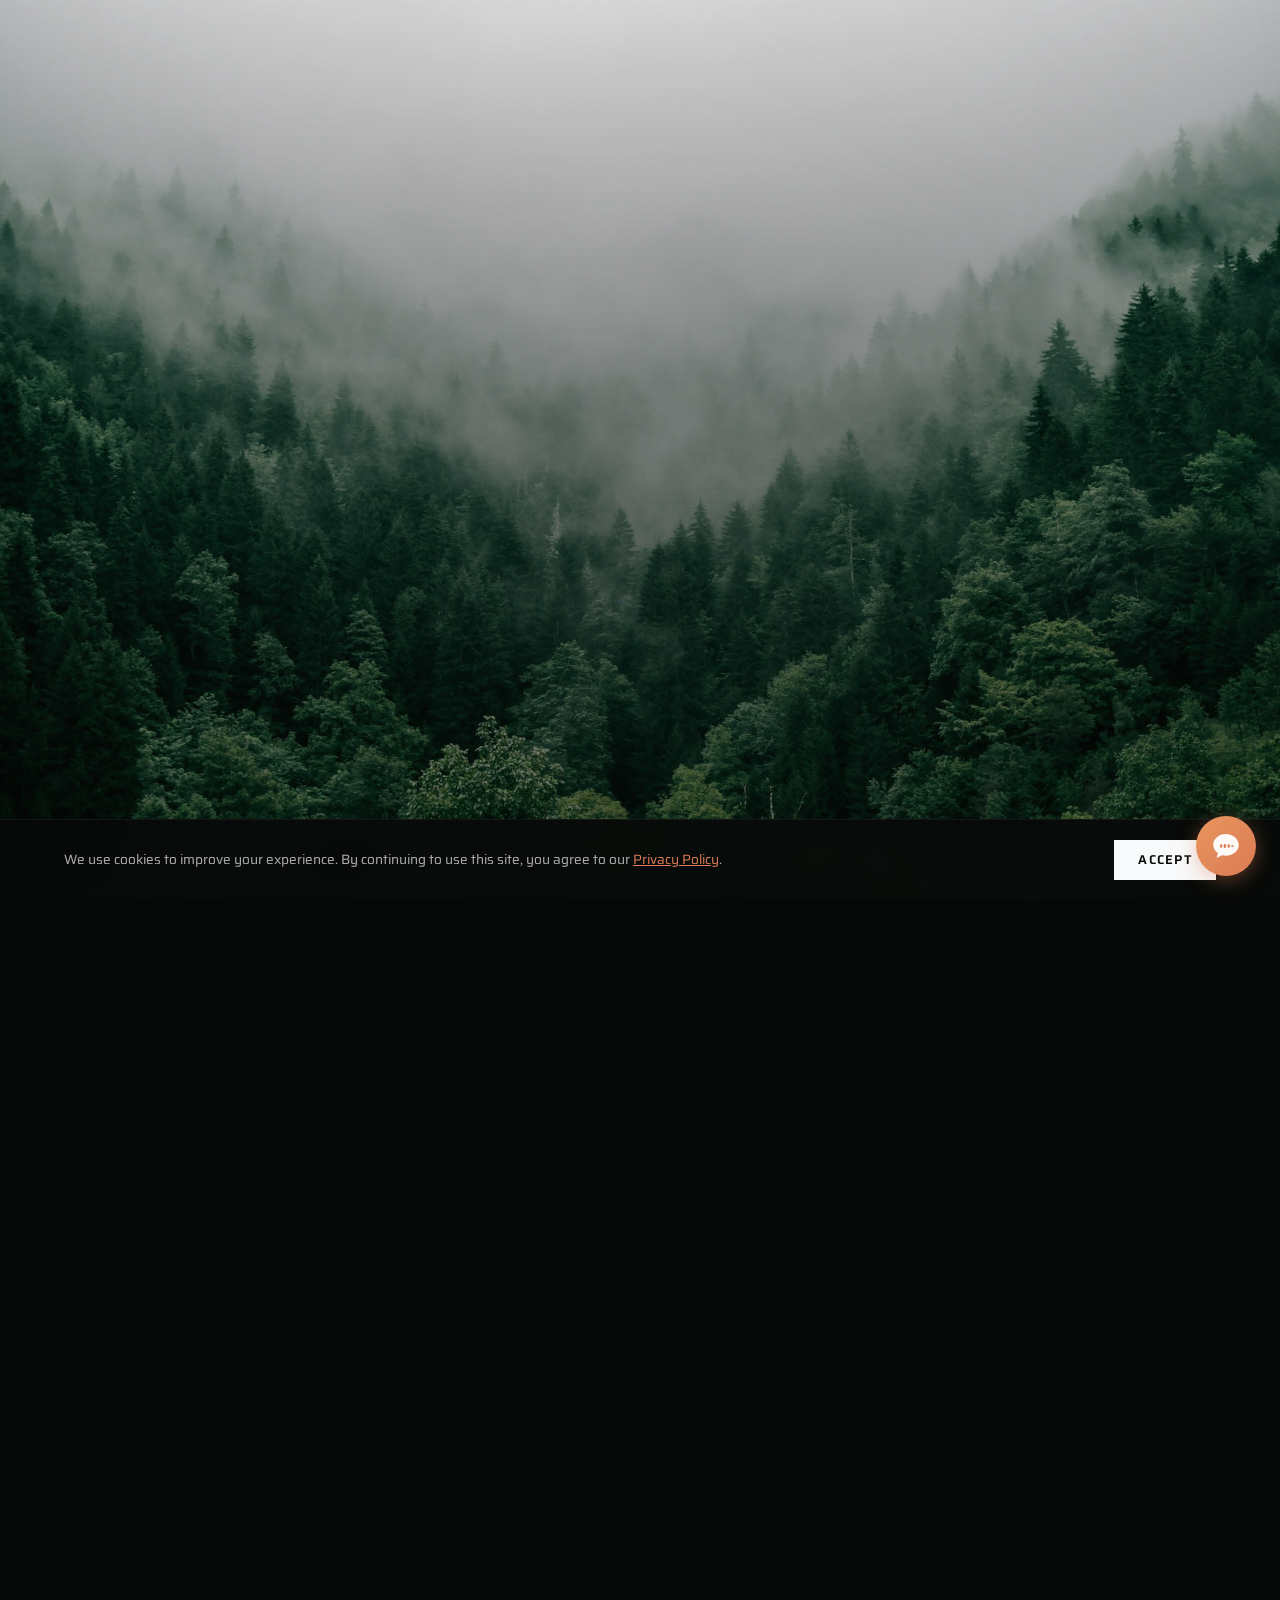
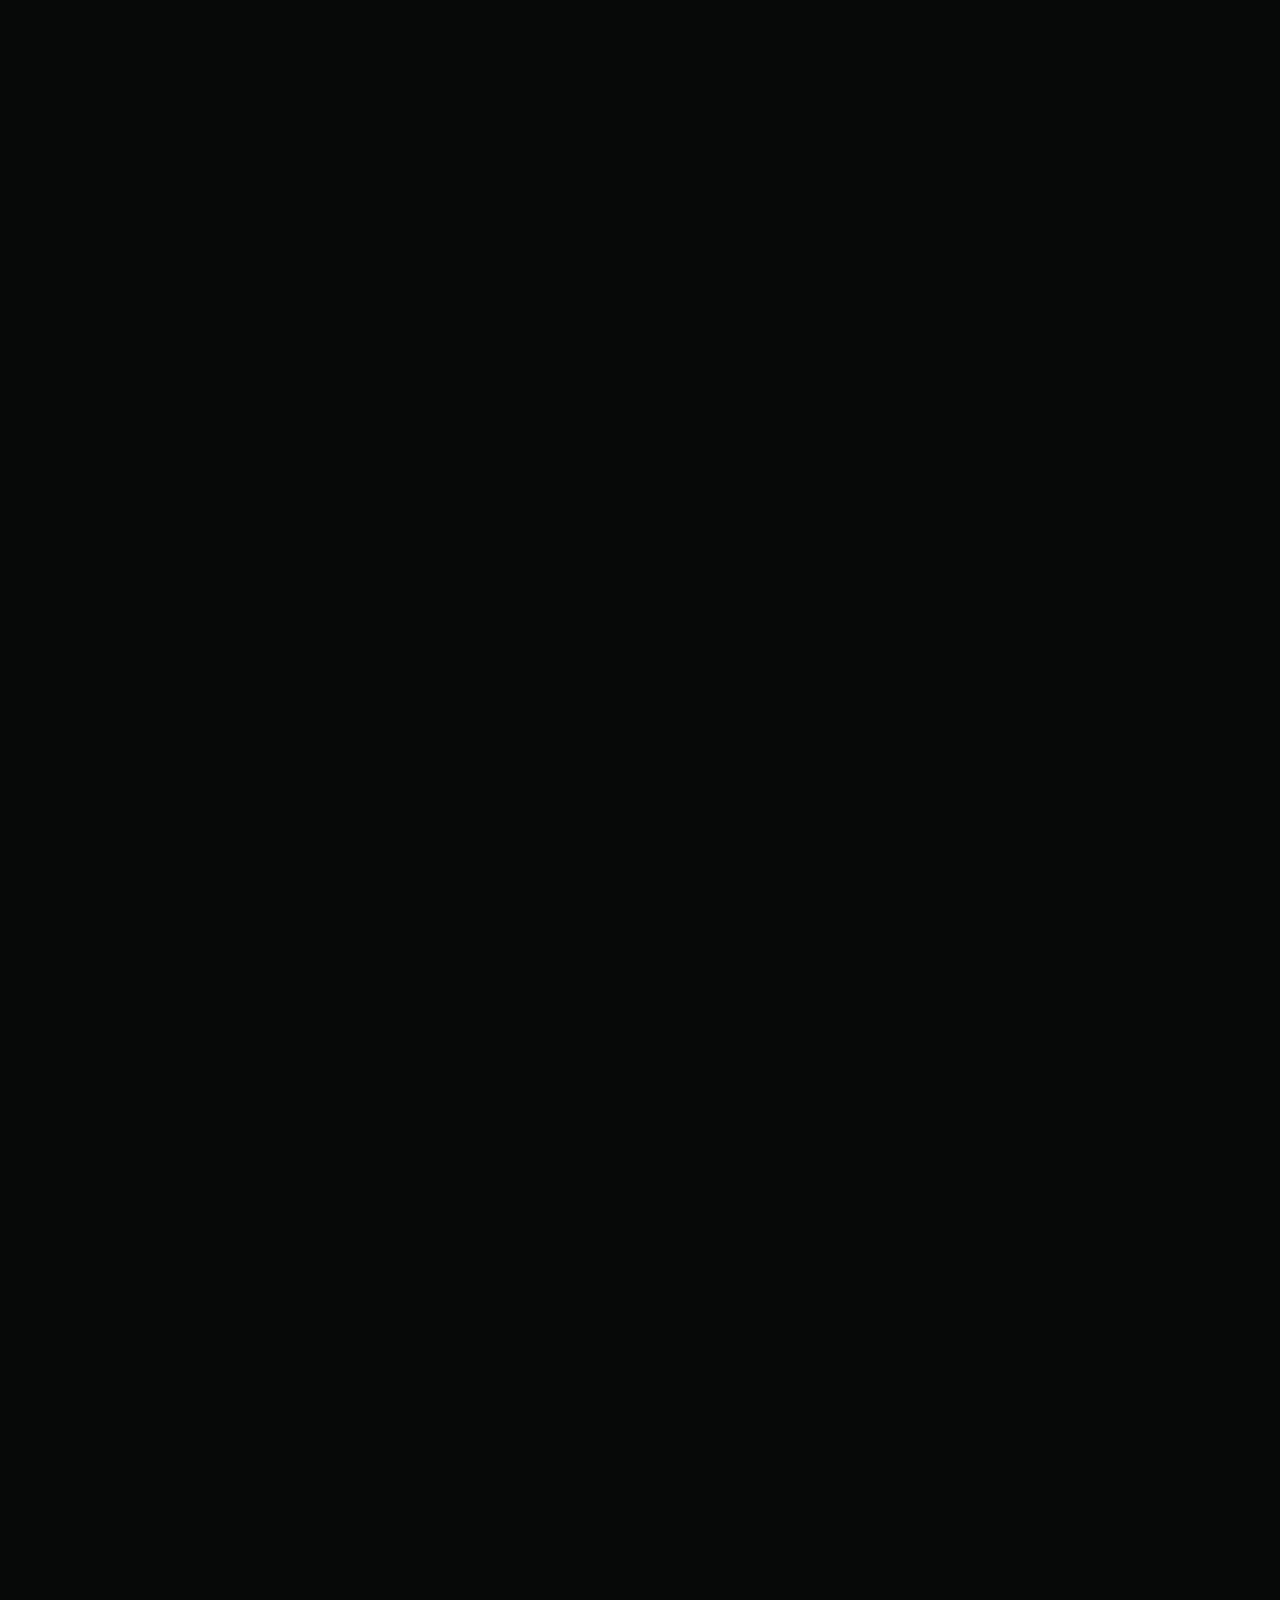
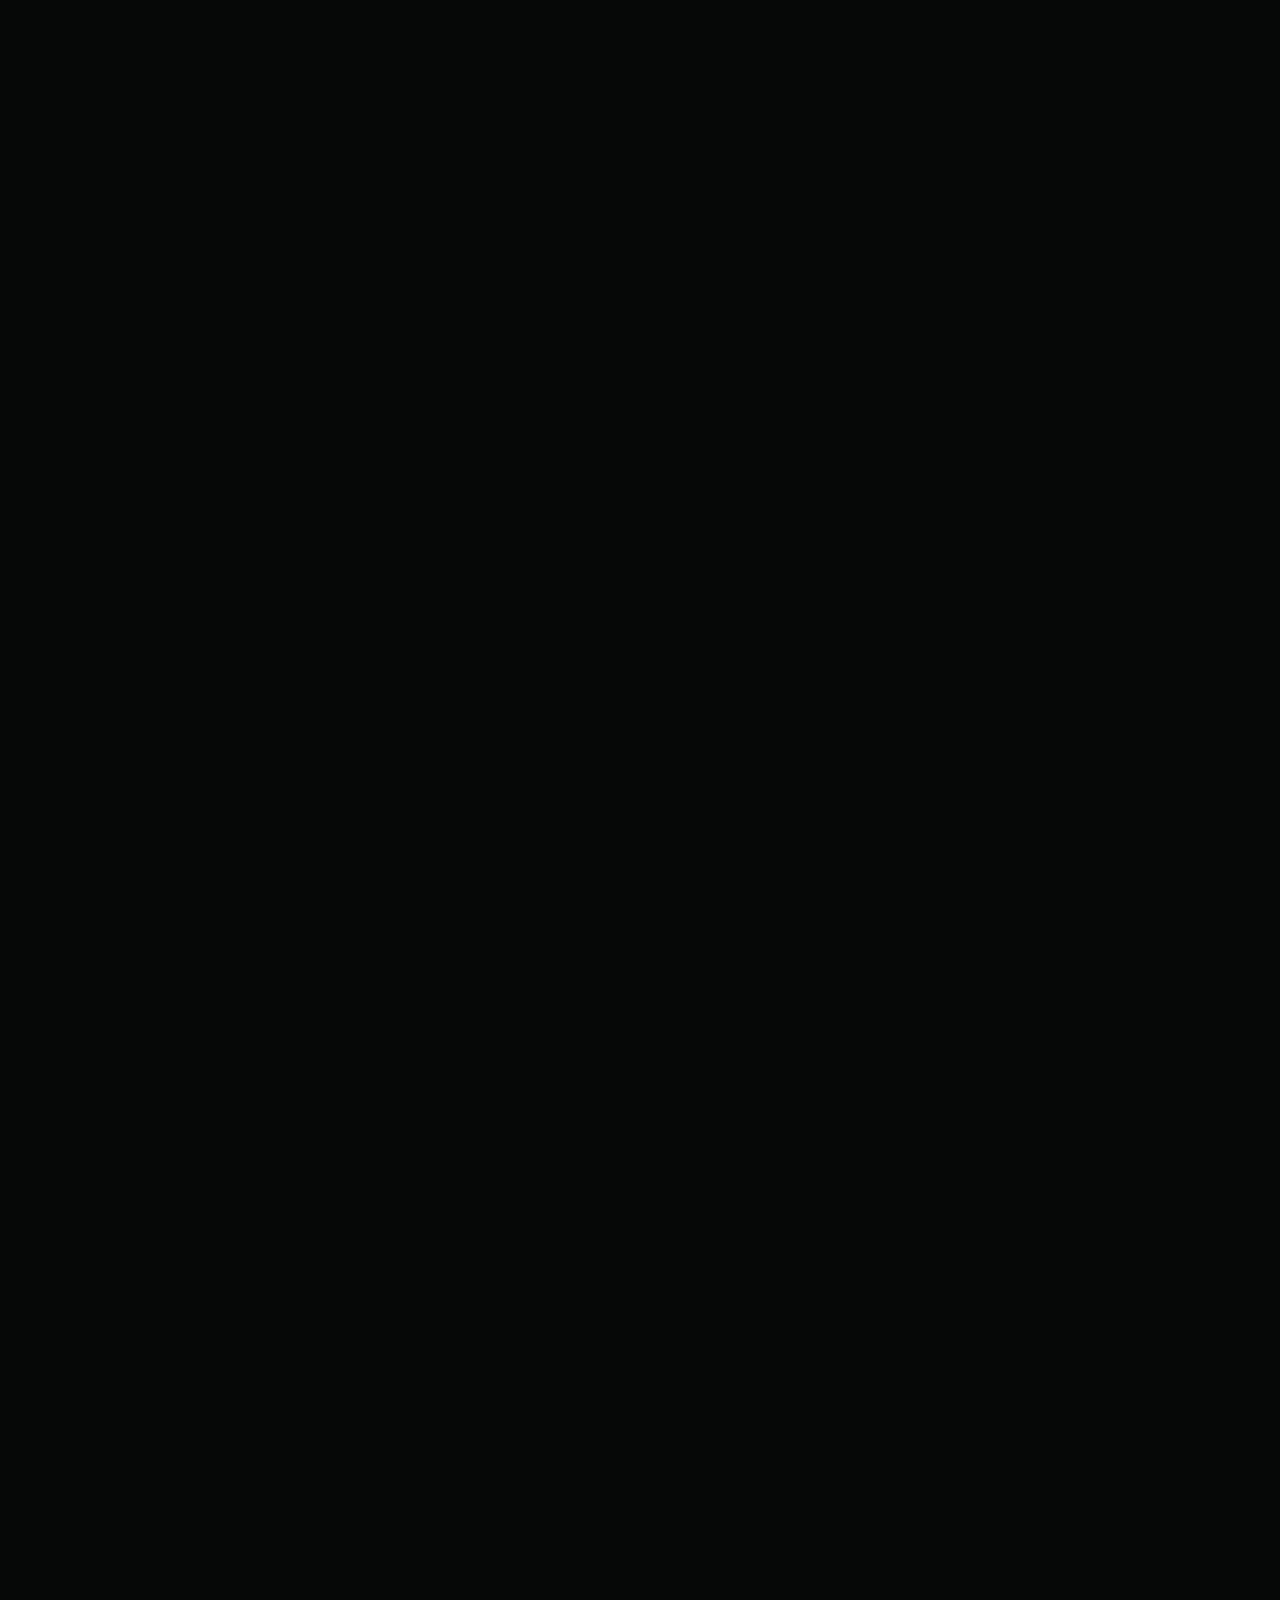
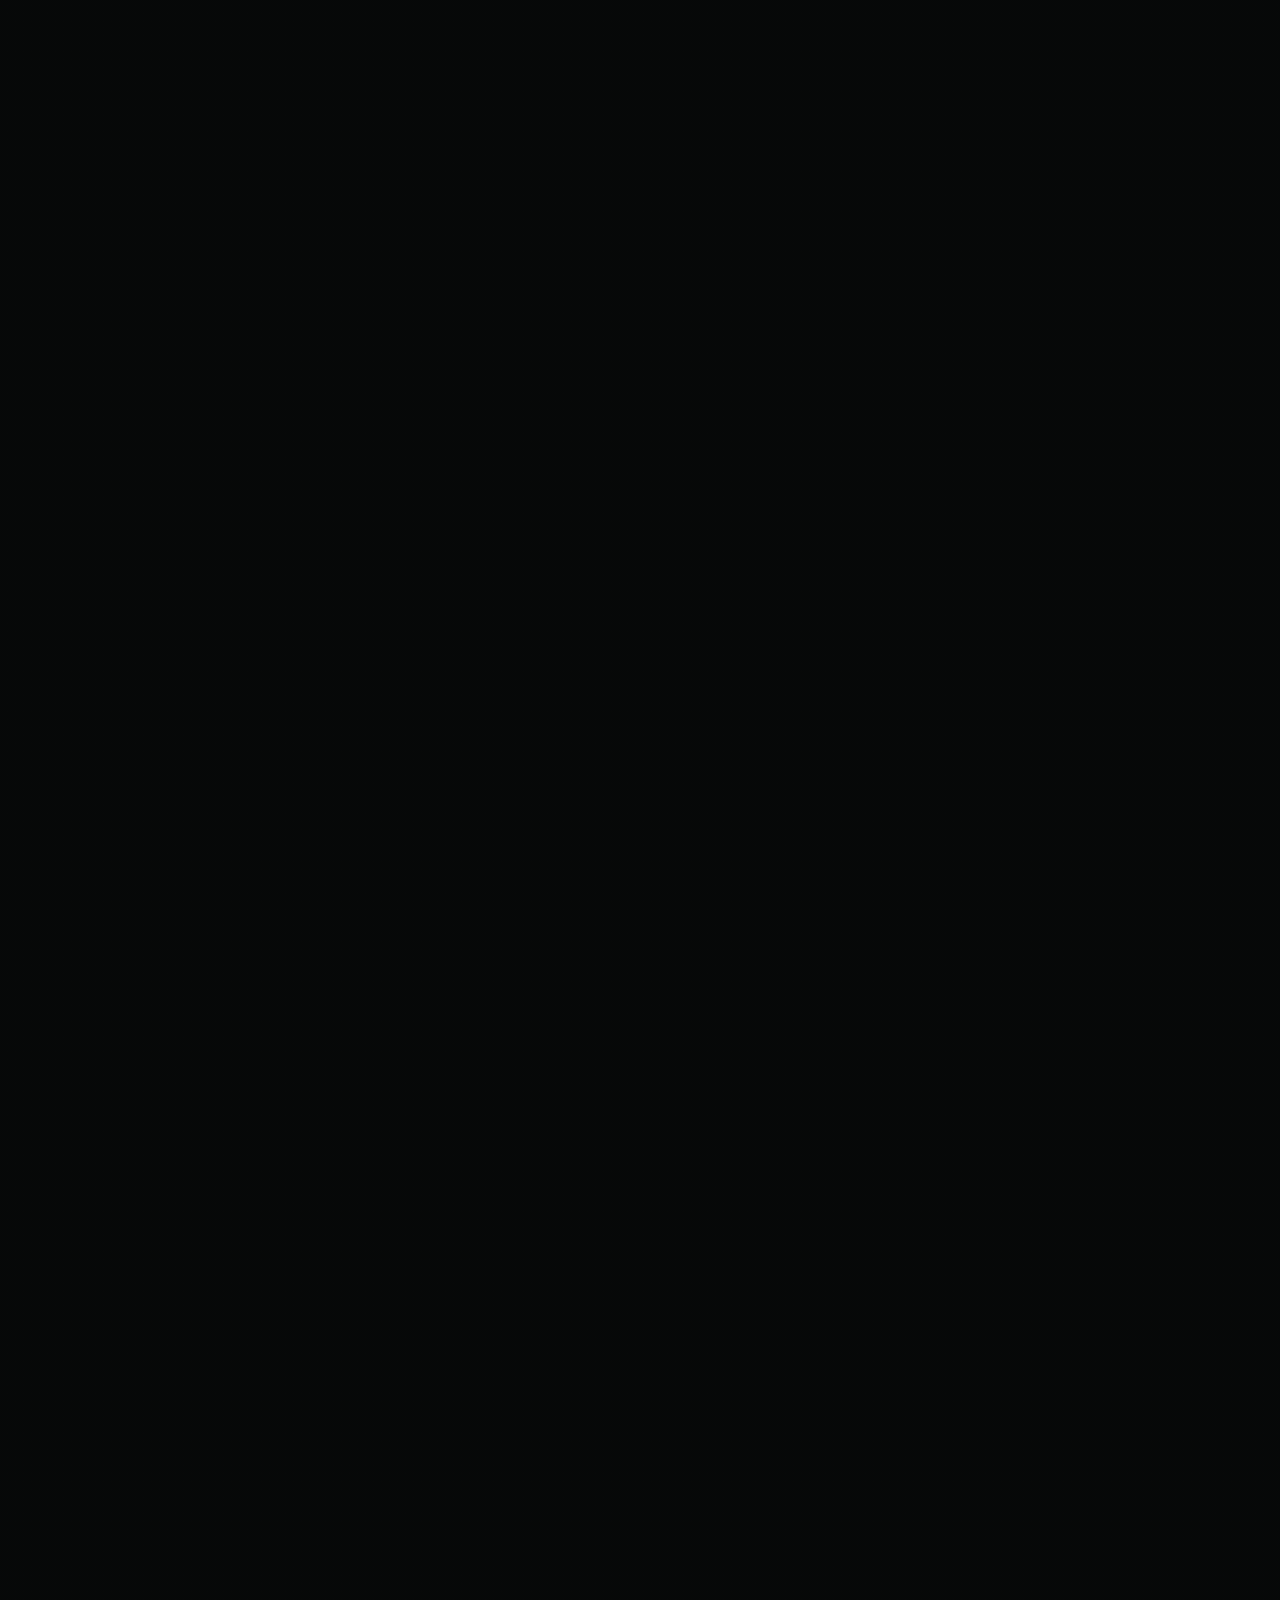
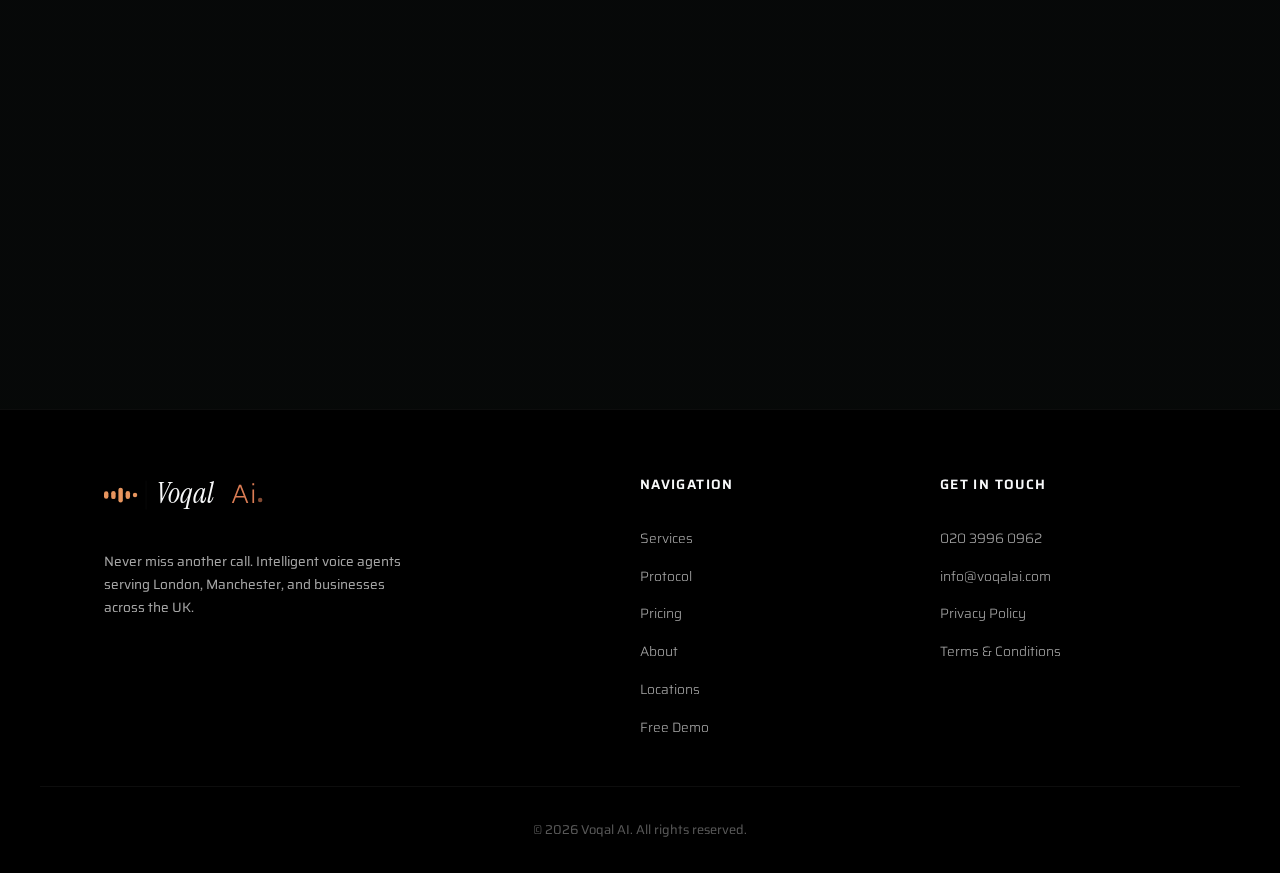
<file: index.html>
<!DOCTYPE html>
<html lang="en">
<head>
  <meta charset="UTF-8">
  <meta name="viewport" content="width=device-width, initial-scale=1.0">
  <meta name="google-site-verification" content="Tivb7eP0KpHp0TDuL1ohBbOquok_JbGckqwiTHUZHHs" />
  <title>Voqal AI | AI Voice Agents for UK Businesses</title>
  <meta name="description" content="24/7 AI voice agents that answer calls, book appointments, and qualify leads. Never miss another call. UK-based, no contracts.">
  <meta property="og:title" content="Voqal AI | AI Voice Agents for UK Businesses">
  <meta property="og:description" content="24/7 AI voice agents that answer calls, book appointments, and qualify leads. Never miss another call.">
  <meta property="og:type" content="website">
  <meta property="og:url" content="https://voqalai.com/">
  <meta property="og:site_name" content="Voqal AI">
  <meta property="og:image" content="https://voqalai.com/images/hero-forest.jpg">
  <meta property="og:locale" content="en_GB">
  <meta name="twitter:card" content="summary_large_image">
  <meta name="twitter:title" content="Voqal AI | AI Voice Agents for UK Businesses">
  <meta name="twitter:description" content="24/7 AI voice agents that answer calls, book appointments, and qualify leads. Never miss another call.">
  <meta name="twitter:image" content="https://voqalai.com/images/hero-forest.jpg">
  <link rel="canonical" href="https://voqalai.com/">
  <link rel="icon" href="favicon.svg" type="image/svg+xml">
  <link rel="icon" href="favicon-32.png" type="image/png" sizes="32x32">
  <link rel="apple-touch-icon" href="favicon.png">
  <link rel="stylesheet" href="css/style.css">

  <!-- Structured Data -->
  <script type="application/ld+json">
  {
    "@context": "https://schema.org",
    "@type": "LocalBusiness",
    "name": "Voqal AI",
    "description": "24/7 AI voice agents that answer calls, book appointments, and qualify leads for UK businesses.",
    "url": "https://voqalai.com",
    "telephone": "+442039960962",
    "email": "info@voqalai.com",
    "image": "https://voqalai.com/images/hero-forest.jpg",
    "address": {
      "@type": "PostalAddress",
      "addressCountry": "GB"
    },
    "areaServed": {
      "@type": "Country",
      "name": "United Kingdom"
    },
    "aggregateRating": {
      "@type": "AggregateRating",
      "ratingValue": "5.0",
      "reviewCount": "3",
      "bestRating": "5"
    },
    "priceRange": "££",
    "openingHoursSpecification": {
      "@type": "OpeningHoursSpecification",
      "dayOfWeek": ["Monday","Tuesday","Wednesday","Thursday","Friday","Saturday","Sunday"],
      "opens": "00:00",
      "closes": "23:59"
    }
  }
  </script>
  <script type="application/ld+json">
  {
    "@context": "https://schema.org",
    "@type": "WebSite",
    "name": "Voqal AI",
    "url": "https://voqalai.com"
  }
  </script>

  <!-- Google Tag Manager — replace GTM-XXXXXXX with your real container ID, then uncomment -->
  <!--
  <script>(function(w,d,s,l,i){w[l]=w[l]||[];w[l].push({'gtm.start':
  new Date().getTime(),event:'gtm.js'});var f=d.getElementsByTagName(s)[0],
  j=d.createElement(s),dl=l!='dataLayer'?'&l='+l:'';j.async=true;j.src=
  'https://www.googletagmanager.com/gtm.js?id='+i+dl;f.parentNode.insertBefore(j,f);
  })(window,document,'script','dataLayer','GTM-XXXXXXX');</script>
  -->

  <!-- Cal.com embed -->
  <script>
    (function (C, A, L) { let p = function (a, ar) { a.q.push(ar); }; let d = C.document; C.Cal = C.Cal || function () { let cal = C.Cal; let ar = arguments; if (!cal.loaded) { cal.ns = {}; cal.q = cal.q || []; d.head.appendChild(d.createElement("script")).src = A; cal.loaded = true; } if (ar[0] === L) { const api = function () { p(api, arguments); }; const namespace = ar[1]; api.q = api.q || []; if(typeof namespace === "string"){cal.ns[namespace] = cal.ns[namespace] || api;p(cal.ns[namespace], ar);p(cal, ["initNamespace", namespace]);} else p(cal, ar); return;} p(cal, ar); }; })(window, "https://app.cal.com/embed/embed.js", "init");
    Cal("init", {origin:"https://cal.com"});
    Cal("ui", {"theme":"dark","styles":{"branding":{"brandColor":"#db7c54"}},"hideEventTypeDetails":false,"layout":"month_view"});
  </script>
</head>
<body>

  <!-- Google Tag Manager (noscript) — uncomment when GTM ID is set -->
  <!--<noscript><iframe src="https://www.googletagmanager.com/ns.html?id=GTM-XXXXXXX" height="0" width="0" style="display:none;visibility:hidden"></iframe></noscript>-->

  <!-- Fixed Background Image -->
  <div class="page-background" style="background-image: url('images/hero-forest.jpg');"></div>

  <!-- Page Overlay -->
  <div class="page-overlay">

    <!-- Navigation -->
    <nav id="navbar" class="fade-up-1">
      <a href="#" class="logo"><svg viewBox="0 0 295 65" fill="none" xmlns="http://www.w3.org/2000/svg">
  <defs><linearGradient id="wf-grad" x1="0" y1="15" x2="0" y2="75"><stop offset="0%" stop-color="#e8955e"/><stop offset="100%" stop-color="#db7c54"/></linearGradient></defs>
  <rect x="0" y="27" width="8" height="22" rx="4" fill="url(#wf-grad)"><animate attributeName="height" values="22;7.7;22" dur="1.2s" begin="0s" repeatCount="indefinite"/><animate attributeName="y" values="27;34.15;27" dur="1.2s" begin="0s" repeatCount="indefinite"/></rect>
  <rect x="13" y="19" width="8" height="38" rx="4" fill="url(#wf-grad)"><animate attributeName="height" values="38;13.3;38" dur="1.2s" begin="0.2s" repeatCount="indefinite"/><animate attributeName="y" values="19;31.35;19" dur="1.2s" begin="0.2s" repeatCount="indefinite"/></rect>
  <rect x="26" y="11" width="8" height="54" rx="4" fill="url(#wf-grad)"><animate attributeName="height" values="54;18.9;54" dur="1.2s" begin="0.1s" repeatCount="indefinite"/><animate attributeName="y" values="11;28.55;11" dur="1.2s" begin="0.1s" repeatCount="indefinite"/></rect>
  <rect x="39" y="21" width="8" height="34" rx="4" fill="url(#wf-grad)"><animate attributeName="height" values="34;11.9;34" dur="1.2s" begin="0.3s" repeatCount="indefinite"/><animate attributeName="y" values="21;32.05;21" dur="1.2s" begin="0.3s" repeatCount="indefinite"/></rect>
  <rect x="52" y="29" width="8" height="18" rx="4" fill="url(#wf-grad)"><animate attributeName="height" values="18;6.3;18" dur="1.2s" begin="0.15s" repeatCount="indefinite"/><animate attributeName="y" values="29;34.85;29" dur="1.2s" begin="0.15s" repeatCount="indefinite"/></rect>
  <line x1="76" y1="12" x2="76" y2="64" stroke="rgba(255,255,255,0.06)" stroke-width="1"/>
  <text x="94" y="52" font-family="'Instrument Serif', Georgia, serif" font-weight="400" font-style="italic" font-size="52" fill="#f8f9fa" letter-spacing="1">Voqal</text>
  <text x="230" y="52" font-family="'Saira', sans-serif" font-weight="300" font-size="48" fill="#db7c54" letter-spacing="2">Ai</text>
  <circle cx="282" cy="47" r="4" fill="#db7c54"><animate attributeName="opacity" values="1;0.4;1" dur="2.5s" repeatCount="indefinite"/></circle>
</svg></a>
      <ul class="nav-links" id="navLinks">
        <li><a href="#services">Services</a></li>
        <li><a href="#protocol">Protocol</a></li>
        <li><a href="pricing.html">Pricing</a></li>
        <li><a href="about.html">About</a></li>
        <li><a href="#demo">Contact</a></li>
      </ul>
      <a href="#demo" class="btn-nav">Book Demo</a>
      <button class="mobile-toggle" id="mobileToggle" aria-label="Toggle menu">
        <span></span><span></span><span></span>
      </button>
    </nav>

    <!-- HERO -->
    <header class="hero">
      <div class="hero-content">
        <h1 class="main-headline fade-up-3">
          Voice AI is the
          <span class="italic-serif">Algorithm.</span>
        </h1>
        <p class="hero-sub fade-up-3">The system behind every answered call.</p>
      </div>

      <div class="bottom-indicator fade-up-4"></div>
    </header>

    <!-- Main Content -->
    <main class="content-wrapper">

      <!-- SERVICES -->
      <section id="services" class="section-padding container">
        <div class="reveal">
          <span class="section-label">What We Do</span>
          <h2>Intelligent <span class="italic-accent">Capabilities.</span></h2>
          <p>We build voice engines designed not just to answer your phone, but to execute complex operational workflows — converting missed calls into captured revenue.</p>
        </div>

        <div class="services-grid">
          <div class="service-card reveal">
            <div class="icon">I.</div>
            <h3>Voice AI Agents</h3>
            <p>Your calls answered perfectly, day or night. We build voice models that book appointments, process reschedules, handle cancellations, and route urgent calls autonomously.</p>
          </div>

          <div class="service-card reveal" style="transition-delay: 0.1s;">
            <div class="icon">II.</div>
            <h3>AI Chat Agents</h3>
            <p>Turn website traffic into captured leads. Smart chat that lives on your site 24/7, answering specific business questions and getting prospects into your pipeline.</p>
          </div>

          <div class="service-card reveal">
            <div class="icon">III.</div>
            <h3>Lead Reactivation</h3>
            <p>Wake up your dormant database. AI-powered outreach protocols re-engage old leads, identifying who is ready to convert without utilising your human resources.</p>
          </div>

          <div class="service-card reveal" style="transition-delay: 0.1s;">
            <div class="icon">IV.</div>
            <h3>Process Automation</h3>
            <p>Eliminate redundant data entry. We connect your telecommunications, CRM, and calendar tools, automating the repetitive work so your team focuses on closing.</p>
          </div>
        </div>
      </section>

      <!-- PROTOCOL -->
      <section id="protocol" class="section-padding container protocol-section">
        <div class="reveal">
          <span class="section-label">How We Do It</span>
          <h2>The <span class="italic-accent">Protocol.</span></h2>
        </div>

        <div class="protocol-grid">
          <div class="protocol-step reveal">
            <div class="step-number">01</div>
            <h3>Knowledge Acquisition</h3>
            <p>We extract your operational data — FAQs, schedules, service boundaries, and brand voice. Tell us exactly how you want calls handled, and we construct the baseline.</p>
          </div>

          <div class="protocol-step reveal" style="transition-delay: 0.1s;">
            <div class="step-number">02</div>
            <h3>Model Synthesis</h3>
            <p>Our engineers synthesise your custom voice agent. Within 48 hours, an isolated testing environment is generated, allowing you to call and hear it live before deployment.</p>
          </div>

          <div class="protocol-step reveal" style="transition-delay: 0.2s;">
            <div class="step-number">03</div>
            <h3>Live Integration</h3>
            <p>Upon your final verification, the system integrates seamlessly into your existing infrastructure. It begins answering alongside your team instantly.</p>
          </div>
        </div>
      </section>

      <!-- INDUSTRIES -->
      <section id="industries" class="section-padding container">
        <div class="reveal">
          <span class="section-label">Who We Serve</span>
          <h2>Built for <span class="italic-accent">Every Sector.</span></h2>
          <p>From high-street practices to enterprise operations — our voice agents adapt to the language, workflows, and compliance requirements of your industry.</p>
        </div>

        <div class="industries-grid reveal" style="transition-delay: 0.1s;">
          <div class="industry-item">Dental Practices</div>
          <div class="industry-item">Medical Clinics</div>
          <div class="industry-item">Legal Firms</div>
          <div class="industry-item">Estate Agents</div>
          <div class="industry-item">Trades & Home Services</div>
          <div class="industry-item">Accountancy Practices</div>
          <div class="industry-item">Veterinary Clinics</div>
          <div class="industry-item">Hospitality & Hotels</div>
          <div class="industry-item">Financial Services</div>
          <div class="industry-item">Recruitment Agencies</div>
          <div class="industry-item">IT & Managed Services</div>
          <div class="industry-item">E-commerce & Retail</div>
        </div>

        <p class="industries-note reveal" style="transition-delay: 0.2s;">Serving businesses across London, Manchester, Birmingham, Edinburgh, and 40+ cities in the UK and US. <a href="locations.html" class="text-link">View all locations →</a></p>
      </section>

      <!-- SOCIAL PROOF -->
      <section class="section-padding container">
        <div class="reveal">
          <span class="section-label">Performance</span>
          <h2>Results That <span class="italic-accent">Compound.</span></h2>
        </div>

        <div class="services-grid reveal" style="transition-delay: 0.1s;">
          <div class="stat-block">
            <div class="stat-number">24/7</div>
            <div class="stat-label">Availability — no missed calls, no voicemail, no hold music</div>
          </div>
          <div class="stat-block">
            <div class="stat-number">&lt; 48hrs</div>
            <div class="stat-label">From onboarding to live deployment with your custom voice agent</div>
          </div>
          <div class="stat-block">
            <div class="stat-number">98%</div>
            <div class="stat-label">Call resolution rate — callers get answers without waiting for a human</div>
          </div>
          <div class="stat-block">
            <div class="stat-number">0</div>
            <div class="stat-label">Contracts — cancel anytime, no lock-in, completely risk-free</div>
          </div>
        </div>
      </section>

      <!-- REVENUE CALCULATOR -->
      <section id="calculator" class="section-padding container">
        <div class="reveal">
          <span class="section-label">The Cost of Silence</span>
          <h2>What Missed Calls Are Really <span class="italic-accent">Costing.</span></h2>
          <p class="calculator-stat">62% of business calls go unanswered. 85% of those callers never call back.</p>
        </div>

        <div class="calculator-grid reveal" style="transition-delay: 0.1s;">
          <div class="calculator-inputs">
            <div class="input-group">
              <label for="calc-calls">Missed calls per week</label>
              <input type="number" id="calc-calls" value="10" min="0">
            </div>
            <div class="input-group">
              <label for="calc-value">Average customer value (£)</label>
              <input type="number" id="calc-value" value="200" min="0">
            </div>
            <div class="input-group">
              <label for="calc-rate">Conversion rate (%)</label>
              <input type="number" id="calc-rate" value="30" min="0" max="100">
            </div>
          </div>

          <div class="calculator-results">
            <div class="calc-result-block">
              <div class="calc-result-number" id="calc-monthly">£2,598</div>
              <div class="calc-result-label">Lost per month</div>
            </div>
            <div class="calc-result-block">
              <div class="calc-result-number" id="calc-annual">£31,176</div>
              <div class="calc-result-label">Lost per year</div>
            </div>
          </div>
        </div>

        <p class="calculator-closer reveal" style="transition-delay: 0.2s;">
          <em>Stop the leak.</em> <a href="#demo" class="text-link">Request a demonstration →</a>
        </p>
      </section>

      <!-- DEMO FORM -->
      <section id="demo" class="section-padding container">
        <div class="form-section reveal">
          <span class="section-label">System Initialization</span>
          <h2>Request <span class="italic-accent">Demonstration.</span></h2>
          <p>Provide the essential parameters below. Our engineering team will generate a personalised voice model testing environment within 48 hours.</p>

          <form name="demo-request" method="POST" data-netlify="true" action="/thank-you.html" class="minimal-form">
            <input type="hidden" name="form-name" value="demo-request">
            <div class="input-group">
              <label for="name">Full Name</label>
              <input type="text" id="name" name="name" required>
            </div>
            <div class="input-group">
              <label for="email">Email Address</label>
              <input type="email" id="email" name="email" required>
            </div>
            <div class="input-group">
              <label for="company">Business Name</label>
              <input type="text" id="company" name="business" required>
            </div>
            <div class="input-group">
              <label for="website">Website</label>
              <input type="url" id="website" name="website" placeholder="https://">
            </div>
            <button type="submit" class="btn-submit">Initialize Request</button>
          </form>

          <div class="form-alt">
            <p>Prefer to talk first?</p>
            <a href="tel:+442039960962" class="btn-call-ai">Call Our Voice AI</a>
          </div>
        </div>
      </section>

    </main>

    <!-- FOOTER -->
    <footer>
      <div class="container footer-grid">
        <div>
          <a href="#" class="logo footer-logo"><svg viewBox="0 0 295 65" fill="none" xmlns="http://www.w3.org/2000/svg">
  <defs><linearGradient id="wf-grad" x1="0" y1="15" x2="0" y2="75"><stop offset="0%" stop-color="#e8955e"/><stop offset="100%" stop-color="#db7c54"/></linearGradient></defs>
  <rect x="0" y="27" width="8" height="22" rx="4" fill="url(#wf-grad)"><animate attributeName="height" values="22;7.7;22" dur="1.2s" begin="0s" repeatCount="indefinite"/><animate attributeName="y" values="27;34.15;27" dur="1.2s" begin="0s" repeatCount="indefinite"/></rect>
  <rect x="13" y="19" width="8" height="38" rx="4" fill="url(#wf-grad)"><animate attributeName="height" values="38;13.3;38" dur="1.2s" begin="0.2s" repeatCount="indefinite"/><animate attributeName="y" values="19;31.35;19" dur="1.2s" begin="0.2s" repeatCount="indefinite"/></rect>
  <rect x="26" y="11" width="8" height="54" rx="4" fill="url(#wf-grad)"><animate attributeName="height" values="54;18.9;54" dur="1.2s" begin="0.1s" repeatCount="indefinite"/><animate attributeName="y" values="11;28.55;11" dur="1.2s" begin="0.1s" repeatCount="indefinite"/></rect>
  <rect x="39" y="21" width="8" height="34" rx="4" fill="url(#wf-grad)"><animate attributeName="height" values="34;11.9;34" dur="1.2s" begin="0.3s" repeatCount="indefinite"/><animate attributeName="y" values="21;32.05;21" dur="1.2s" begin="0.3s" repeatCount="indefinite"/></rect>
  <rect x="52" y="29" width="8" height="18" rx="4" fill="url(#wf-grad)"><animate attributeName="height" values="18;6.3;18" dur="1.2s" begin="0.15s" repeatCount="indefinite"/><animate attributeName="y" values="29;34.85;29" dur="1.2s" begin="0.15s" repeatCount="indefinite"/></rect>
  <line x1="76" y1="12" x2="76" y2="64" stroke="rgba(255,255,255,0.06)" stroke-width="1"/>
  <text x="94" y="52" font-family="'Instrument Serif', Georgia, serif" font-weight="400" font-style="italic" font-size="52" fill="#f8f9fa" letter-spacing="1">Voqal</text>
  <text x="230" y="52" font-family="'Saira', sans-serif" font-weight="300" font-size="48" fill="#db7c54" letter-spacing="2">Ai</text>
  <circle cx="282" cy="47" r="4" fill="#db7c54"><animate attributeName="opacity" values="1;0.4;1" dur="2.5s" repeatCount="indefinite"/></circle>
</svg></a>
          <p class="footer-tagline">Never miss another call. Intelligent voice agents serving London, Manchester, and businesses across the UK.</p>
          <div class="footer-social">
          </div>
        </div>
        <div class="footer-links">
          <p class="footer-heading">Navigation</p>
          <a href="#services">Services</a>
          <a href="#protocol">Protocol</a>
          <a href="pricing.html">Pricing</a>
          <a href="about.html">About</a>
          <a href="locations.html">Locations</a>
          <a href="#demo">Free Demo</a>
        </div>
        <div class="footer-links">
          <p class="footer-heading">Get in Touch</p>
          <a href="tel:+442039960962">020 3996 0962</a>
          <a href="mailto:info@voqalai.com">info@voqalai.com</a>
          <a href="privacy.html">Privacy Policy</a>
          <a href="terms.html">Terms & Conditions</a>
        </div>
      </div>
      <div class="container footer-bottom">
        <p>&copy; 2026 Voqal AI. All rights reserved.</p>
      </div>
    </footer>

  </div>

  <!-- Retell AI Chat Widget -->
  <script
    id="retell-widget"
    src="https://dashboard.retellai.com/retell-widget.js"
    type="module"
    data-public-key="public_key_692e22f82e27e1f57afe6"
    data-agent-id="agent_98f2e297a8cf4ba0c5477ed2b4"
    data-title="Chat with Aria"
    data-color="#db7c54"
    data-logo-url="https://voqalai.com/favicon.png"
    data-bot-name="Aria"
    data-popup-message="Hi! Want to see how AI handles your calls? Ask me anything."
    data-show-ai-popup="true"
    data-show-ai-popup-time="15"
  ></script>
  <!-- Custom Chat Launcher -->
  <button id="voqalChatLauncher" aria-label="Chat with Aria" style="
    position: fixed; bottom: 24px; right: 24px; z-index: 1000000;
    width: 60px; height: 60px; border-radius: 50%; border: none; cursor: pointer;
    background: linear-gradient(135deg, #e8955e, #db7c54);
    box-shadow: 0 4px 20px rgba(219,124,84,0.4);
    display: flex; align-items: center; justify-content: center;
    transition: transform 0.3s ease, box-shadow 0.3s ease;
  ">
    <svg width="30" height="30" viewBox="0 0 40 40" fill="none" xmlns="http://www.w3.org/2000/svg">
      <path d="M20 4C10.6 4 3 10.4 3 18.2c0 4.5 2.4 8.5 6.2 11.2L7.5 36l7.2-3.6c1.7 0.4 3.4 0.6 5.3 0.6 9.4 0 17-6.4 17-14.2S29.4 4 20 4z" fill="white" opacity="0.95"/>
      <rect x="12" y="16" width="3" height="8" rx="1.5" fill="#db7c54"><animate attributeName="height" values="8;3;8" dur="1.2s" begin="0s" repeatCount="indefinite"/><animate attributeName="y" values="16;18.5;16" dur="1.2s" begin="0s" repeatCount="indefinite"/></rect>
      <rect x="17" y="13" width="3" height="14" rx="1.5" fill="#db7c54"><animate attributeName="height" values="14;5;14" dur="1.2s" begin="0.2s" repeatCount="indefinite"/><animate attributeName="y" values="13;17.5;13" dur="1.2s" begin="0.2s" repeatCount="indefinite"/></rect>
      <rect x="22" y="15" width="3" height="10" rx="1.5" fill="#db7c54"><animate attributeName="height" values="10;3.5;10" dur="1.2s" begin="0.1s" repeatCount="indefinite"/><animate attributeName="y" values="15;18.25;15" dur="1.2s" begin="0.1s" repeatCount="indefinite"/></rect>
      <rect x="27" y="17" width="3" height="6" rx="1.5" fill="#db7c54"><animate attributeName="height" values="6;2;6" dur="1.2s" begin="0.3s" repeatCount="indefinite"/><animate attributeName="y" values="17;19;17" dur="1.2s" begin="0.3s" repeatCount="indefinite"/></rect>
    </svg>
  </button>
  <script>
    // Custom launcher: hide Retell's default FAB, resize chat, wire up click
    (function retellCustomize() {
      var host = null;
      document.querySelectorAll('div').forEach(function(el) {
        if (el.shadowRoot && el.style.position === 'fixed' && el.style.zIndex === '999999') host = el;
      });
      if (host && host.shadowRoot) {
        var s = document.createElement('style');
        s.textContent = '.retell-chat-window { max-height: 350px !important; height: 350px !important; } #retell-fab { display: none !important; } .retell-popup-container { bottom: 70px !important; right: 0 !important; }';
        host.shadowRoot.appendChild(s);
        // Wire custom launcher to toggle Retell chat
        var fab = host.shadowRoot.querySelector('#retell-fab');
        document.getElementById('voqalChatLauncher').addEventListener('click', function() {
          if (fab) fab.click();
        });
        // Hover effect
        var btn = document.getElementById('voqalChatLauncher');
        btn.addEventListener('mouseenter', function() { btn.style.transform = 'scale(1.1)'; btn.style.boxShadow = '0 6px 28px rgba(219,124,84,0.5)'; });
        btn.addEventListener('mouseleave', function() { btn.style.transform = 'scale(1)'; btn.style.boxShadow = '0 4px 20px rgba(219,124,84,0.4)'; });
      } else {
        setTimeout(retellCustomize, 500);
      }
    })();
  </script>

  <!-- Cookie Consent Banner -->
  <div id="cookieBanner" class="cookie-banner" style="display:none;">
    <p>We use cookies to improve your experience. By continuing to use this site, you agree to our <a href="privacy.html">Privacy Policy</a>.</p>
    <button id="cookieAccept" class="btn-cookie">Accept</button>
  </div>

  <script>
    // Navbar scroll effect
    const navbar = document.getElementById('navbar');
    window.addEventListener('scroll', () => {
      navbar.classList.toggle('scrolled', window.scrollY > 50);
    });

    // Mobile menu toggle
    const mobileToggle = document.getElementById('mobileToggle');
    const navLinks = document.getElementById('navLinks');
    mobileToggle.addEventListener('click', () => {
      navLinks.classList.toggle('active');
      mobileToggle.classList.toggle('active');
    });
    navLinks.querySelectorAll('a').forEach(link => {
      link.addEventListener('click', () => {
        navLinks.classList.remove('active');
        mobileToggle.classList.remove('active');
      });
    });

    // Smooth scroll
    document.querySelectorAll('a[href^="#"]').forEach(anchor => {
      anchor.addEventListener('click', function(e) {
        if (this.getAttribute('href') === '#') return;
        e.preventDefault();
        const target = document.querySelector(this.getAttribute('href'));
        if (target) target.scrollIntoView({ behavior: 'smooth', block: 'start' });
      });
    });

    // Scroll reveal
    function reveal() {
      document.querySelectorAll('.reveal').forEach(el => {
        if (el.getBoundingClientRect().top < window.innerHeight - 100) {
          el.classList.add('active');
        }
      });
    }
    window.addEventListener('scroll', reveal);
    reveal();

    // Revenue Calculator
    function updateCalculator() {
      const calls = parseFloat(document.getElementById('calc-calls').value) || 0;
      const value = parseFloat(document.getElementById('calc-value').value) || 0;
      const rate = parseFloat(document.getElementById('calc-rate').value) || 0;
      const monthly = calls * 4.33 * (rate / 100) * value;
      const annual = monthly * 12;
      document.getElementById('calc-monthly').textContent = '£' + Math.round(monthly).toLocaleString();
      document.getElementById('calc-annual').textContent = '£' + Math.round(annual).toLocaleString();
    }
    document.getElementById('calc-calls').addEventListener('input', updateCalculator);
    document.getElementById('calc-value').addEventListener('input', updateCalculator);
    document.getElementById('calc-rate').addEventListener('input', updateCalculator);

    // Cookie Consent
    (function() {
      if (!localStorage.getItem('cookieConsent')) {
        document.getElementById('cookieBanner').style.display = 'flex';
      }
      document.getElementById('cookieAccept').addEventListener('click', function() {
        localStorage.setItem('cookieConsent', 'accepted');
        document.getElementById('cookieBanner').style.display = 'none';
      });
    })();
  </script>

</body>
</html>
</file>
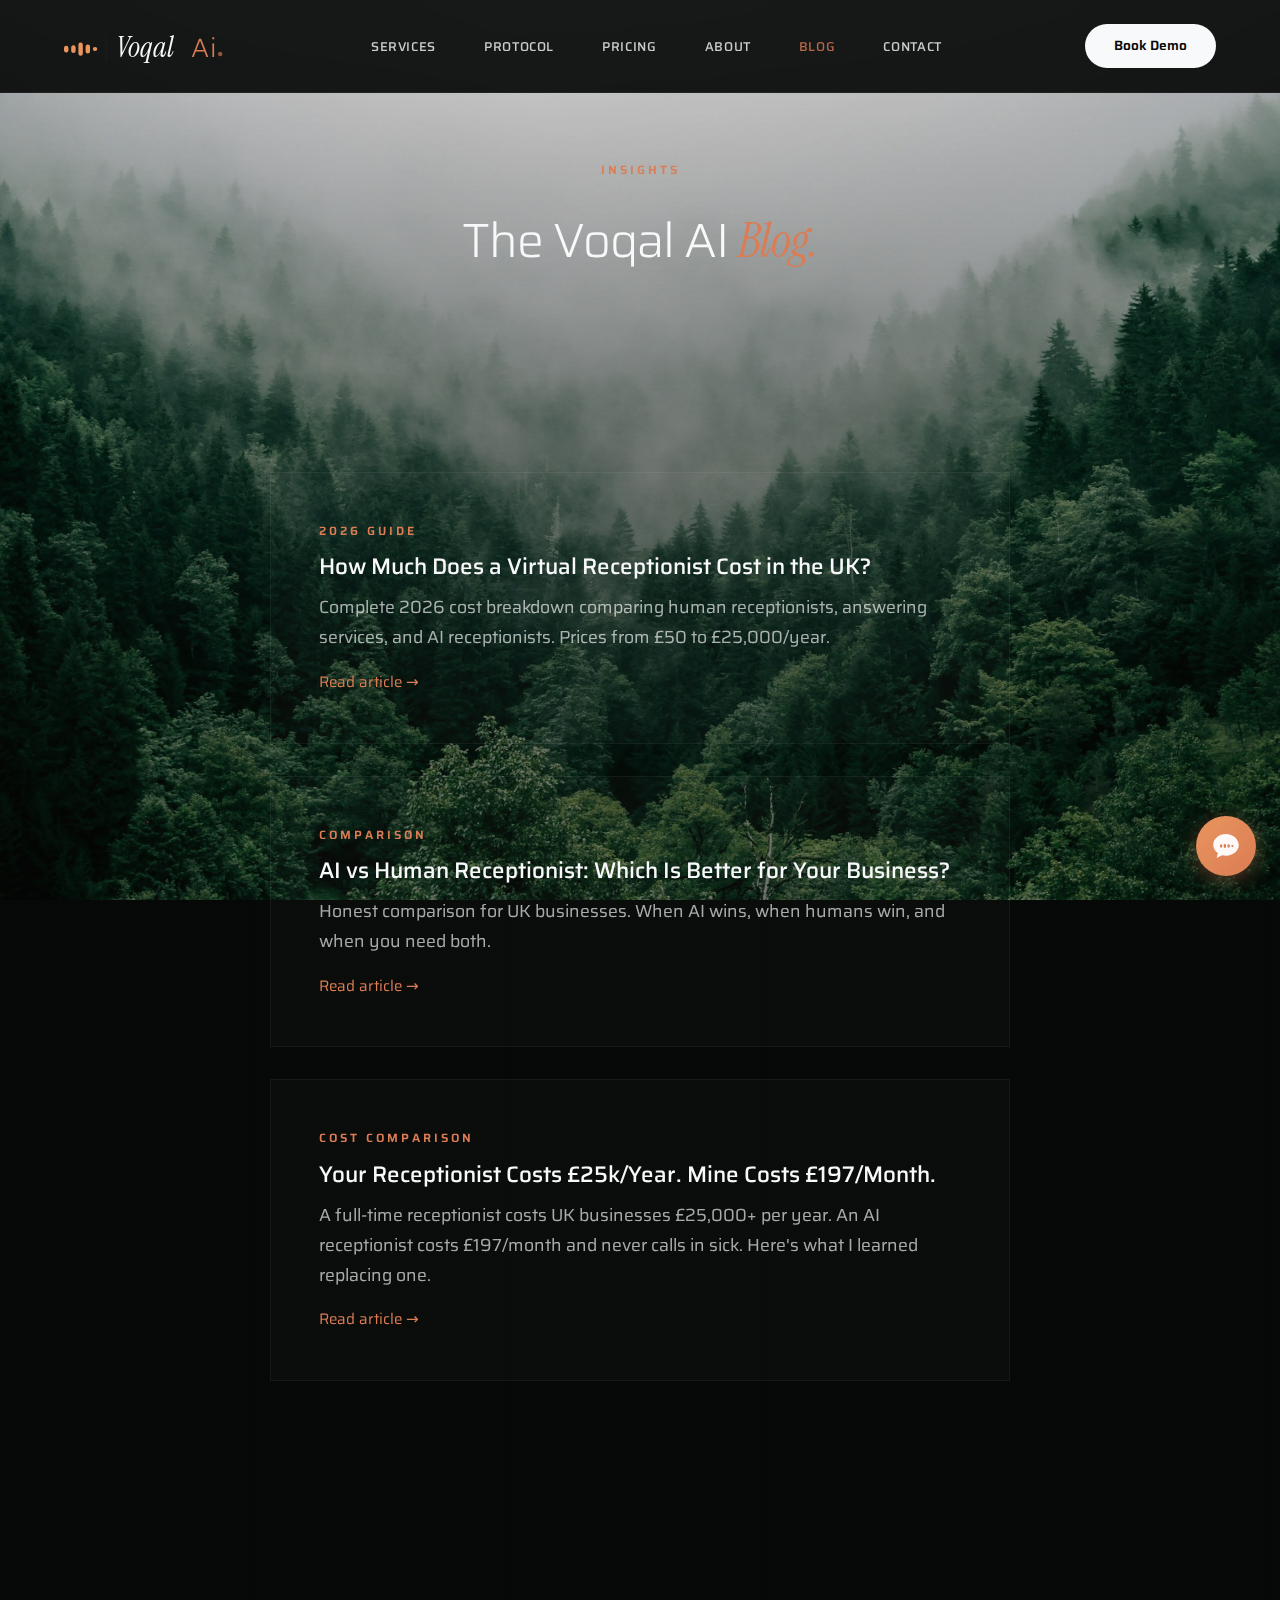
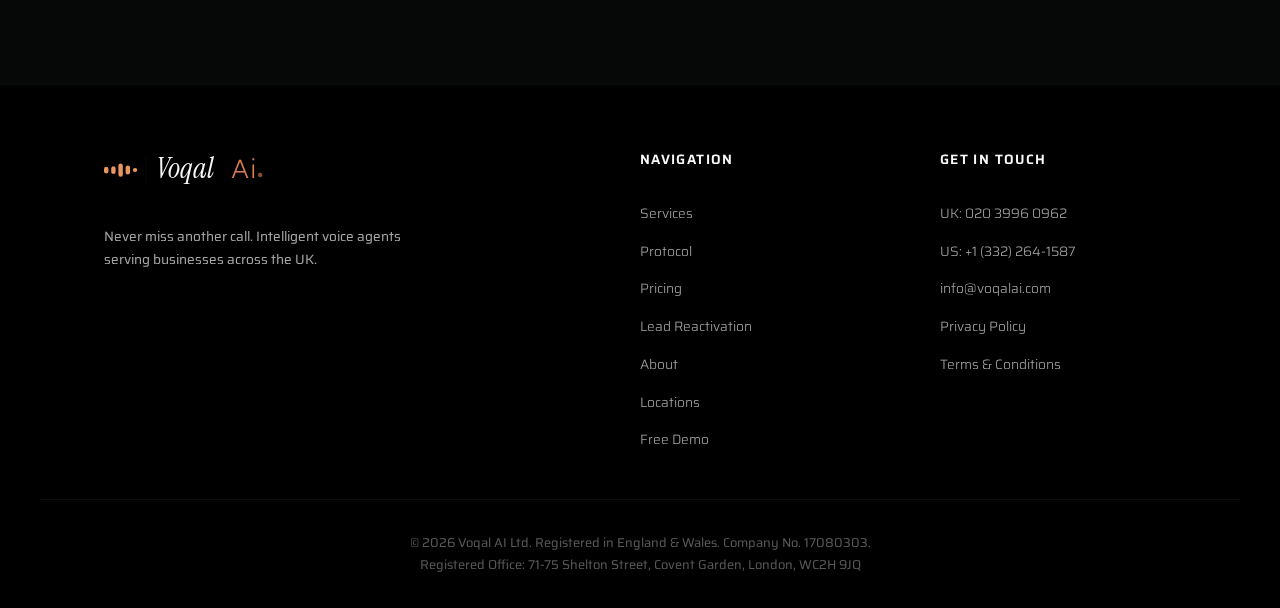
<file: blog/index.html>
<!DOCTYPE html>
<html lang="en">
<head>
  <meta charset="UTF-8">
  <meta name="viewport" content="width=device-width, initial-scale=1.0">
  <title>Blog | Voqal AI - AI Voice Technology Insights</title>
  <meta name="description" content="Insights on AI voice technology, business automation, and industry trends from Voqal AI. Practical advice for UK businesses adopting AI.">
  <meta property="og:title" content="Blog | Voqal AI - AI Voice Technology Insights">
  <meta property="og:description" content="Insights on AI voice technology, business automation, and industry trends from Voqal AI.">
  <meta property="og:type" content="website">
  <meta property="og:url" content="https://voqalai.com/blog/">
  <meta property="og:site_name" content="Voqal AI">
  <meta property="og:image" content="https://voqalai.com/images/hero-forest.jpg">
  <meta property="og:locale" content="en_GB">
  <meta name="twitter:card" content="summary_large_image">
  <meta name="twitter:title" content="Blog | Voqal AI - AI Voice Technology Insights">
  <meta name="twitter:description" content="Insights on AI voice technology, business automation, and industry trends from Voqal AI.">
  <meta name="twitter:image" content="https://voqalai.com/images/hero-forest.jpg">
  <link rel="canonical" href="https://voqalai.com/blog/">
  <link rel="icon" href="../favicon.svg" type="image/svg+xml">
  <link rel="icon" href="../favicon-32.png" type="image/png" sizes="32x32">
  <link rel="apple-touch-icon" href="../favicon.png">
  <link rel="stylesheet" href="../css/style.css">
  <link rel="preconnect" href="https://dashboard.retellai.com">
  <link rel="preload" href="../fonts/saira-latin.woff2" as="font" type="font/woff2" crossorigin>
  <link rel="preload" href="../fonts/instrument-serif-regular.woff2" as="font" type="font/woff2" crossorigin>

  <script type="application/ld+json">
  {
    "@context": "https://schema.org",
    "@type": "Blog",
    "name": "Voqal AI Blog",
    "description": "Insights on AI voice technology, business automation, and industry trends from Voqal AI.",
    "url": "https://voqalai.com/blog/",
    "publisher": {
      "@type": "Organization",
      "name": "Voqal AI",
      "url": "https://voqalai.com"
    },
    "breadcrumb": {
      "@type": "BreadcrumbList",
      "itemListElement": [
        { "@type": "ListItem", "position": 1, "name": "Home", "item": "https://voqalai.com/" },
        { "@type": "ListItem", "position": 2, "name": "Blog", "item": "https://voqalai.com/blog/" }
      ]
    }
  }
  </script>
</head>
<body>

  <div class="page-background" style="background-image: url('../images/hero-forest.jpg');"></div>

  <div class="page-overlay">

    <nav id="navbar" class="scrolled">
      <a href="../index.html" class="logo"><svg viewBox="0 0 295 65" fill="none" xmlns="http://www.w3.org/2000/svg">
  <defs><linearGradient id="wf-grad" x1="0" y1="15" x2="0" y2="75"><stop offset="0%" stop-color="#e8955e"/><stop offset="100%" stop-color="#db7c54"/></linearGradient></defs>
  <rect x="0" y="27" width="8" height="22" rx="4" fill="url(#wf-grad)"><animate attributeName="height" values="22;7.7;22" dur="1.2s" begin="0s" repeatCount="indefinite"/><animate attributeName="y" values="27;34.15;27" dur="1.2s" begin="0s" repeatCount="indefinite"/></rect>
  <rect x="13" y="19" width="8" height="38" rx="4" fill="url(#wf-grad)"><animate attributeName="height" values="38;13.3;38" dur="1.2s" begin="0.2s" repeatCount="indefinite"/><animate attributeName="y" values="19;31.35;19" dur="1.2s" begin="0.2s" repeatCount="indefinite"/></rect>
  <rect x="26" y="11" width="8" height="54" rx="4" fill="url(#wf-grad)"><animate attributeName="height" values="54;18.9;54" dur="1.2s" begin="0.1s" repeatCount="indefinite"/><animate attributeName="y" values="11;28.55;11" dur="1.2s" begin="0.1s" repeatCount="indefinite"/></rect>
  <rect x="39" y="21" width="8" height="34" rx="4" fill="url(#wf-grad)"><animate attributeName="height" values="34;11.9;34" dur="1.2s" begin="0.3s" repeatCount="indefinite"/><animate attributeName="y" values="21;32.05;21" dur="1.2s" begin="0.3s" repeatCount="indefinite"/></rect>
  <rect x="52" y="29" width="8" height="18" rx="4" fill="url(#wf-grad)"><animate attributeName="height" values="18;6.3;18" dur="1.2s" begin="0.15s" repeatCount="indefinite"/><animate attributeName="y" values="29;34.85;29" dur="1.2s" begin="0.15s" repeatCount="indefinite"/></rect>
  <line x1="76" y1="12" x2="76" y2="64" stroke="rgba(255,255,255,0.06)" stroke-width="1"/>
  <text x="94" y="52" font-family="'Instrument Serif', Georgia, serif" font-weight="400" font-style="italic" font-size="52" fill="#f8f9fa" letter-spacing="1">Voqal</text>
  <text x="230" y="52" font-family="'Saira', sans-serif" font-weight="300" font-size="48" fill="#db7c54" letter-spacing="2">Ai</text>
  <circle cx="282" cy="47" r="4" fill="#db7c54"><animate attributeName="opacity" values="1;0.4;1" dur="2.5s" repeatCount="indefinite"/></circle>
</svg></a>
      <ul class="nav-links" id="navLinks">
        <li><a href="../index.html#services">Services</a></li>
        <li><a href="../index.html#protocol">Protocol</a></li>
        <li><a href="../pricing.html">Pricing</a></li>
        <li><a href="../about.html">About</a></li>
        <li><a href="./index.html" style="color: #db7c54;">Blog</a></li>
        <li><a href="../index.html#demo">Contact</a></li>
      </ul>
      <a href="../index.html#demo" class="btn-nav">Book Demo</a>
      <button class="mobile-toggle" id="mobileToggle" aria-label="Toggle menu">
        <span></span><span></span><span></span>
      </button>
    </nav>

    <main class="content-wrapper">

      <!-- BLOG HEADER -->
      <section class="subpage-header container">
        <span class="section-label">Insights</span>
        <h1 style="font-family: var(--font-sans); font-size: clamp(2rem, 4vw, 3rem); font-weight: 300; letter-spacing: -0.02em;">The Voqal AI <span class="italic-accent">Blog.</span></h1>
      </section>

      <!-- ARTICLES -->
      <section class="section-padding container">
        <div class="reveal" style="max-width: 740px; margin: 0 auto;">
          <a href="how-much-does-virtual-receptionist-cost-uk.html" class="service-card" style="text-decoration: none; color: inherit; display: block; margin-bottom: 2rem;">
            <span class="section-label" style="margin-bottom: 0.75rem;">2026 Guide</span>
            <h3 style="margin-bottom: 0.75rem;">How Much Does a Virtual Receptionist Cost in the UK?</h3>
            <p style="margin-bottom: 1rem;">Complete 2026 cost breakdown comparing human receptionists, answering services, and AI receptionists. Prices from &pound;50 to &pound;25,000/year.</p>
            <span class="text-link">Read article &rarr;</span>
          </a>

          <a href="ai-vs-human-receptionist-uk.html" class="service-card" style="text-decoration: none; color: inherit; display: block; margin-bottom: 2rem;">
            <span class="section-label" style="margin-bottom: 0.75rem;">Comparison</span>
            <h3 style="margin-bottom: 0.75rem;">AI vs Human Receptionist: Which Is Better for Your Business?</h3>
            <p style="margin-bottom: 1rem;">Honest comparison for UK businesses. When AI wins, when humans win, and when you need both.</p>
            <span class="text-link">Read article &rarr;</span>
          </a>

          <a href="receptionist-costs-25k-ai-costs-197.html" class="service-card" style="text-decoration: none; color: inherit; display: block; margin-bottom: 2rem;">
            <span class="section-label" style="margin-bottom: 0.75rem;">Cost Comparison</span>
            <h3 style="margin-bottom: 0.75rem;">Your Receptionist Costs &pound;25k/Year. Mine Costs &pound;197/Month.</h3>
            <p style="margin-bottom: 1rem;">A full-time receptionist costs UK businesses &pound;25,000+ per year. An AI receptionist costs &pound;197/month and never calls in sick. Here's what I learned replacing one.</p>
            <span class="text-link">Read article &rarr;</span>
          </a>
        </div>

        <div class="reveal" style="text-align: center; max-width: 640px; margin: 3rem auto 0;">
          <p style="margin-bottom: 2rem; opacity: 0.6;">
            More articles coming soon. Subscribe by booking a demo call.
          </p>
          <a href="../index.html#demo" class="text-link" style="font-size: 16px;">Get notified when we publish &mdash; book a demo call &rarr;</a>
          <br>
          <a href="../index.html" class="text-link" style="font-size: 14px; margin-top: 1rem; display: inline-block; opacity: 0.7;">Back to homepage &rarr;</a>
        </div>
      </section>

    </main>

    <footer>
      <div class="container footer-grid">
        <div>
          <a href="../index.html" class="logo footer-logo"><svg viewBox="0 0 295 65" fill="none" xmlns="http://www.w3.org/2000/svg">
  <defs><linearGradient id="wf-grad" x1="0" y1="15" x2="0" y2="75"><stop offset="0%" stop-color="#e8955e"/><stop offset="100%" stop-color="#db7c54"/></linearGradient></defs>
  <rect x="0" y="27" width="8" height="22" rx="4" fill="url(#wf-grad)"><animate attributeName="height" values="22;7.7;22" dur="1.2s" begin="0s" repeatCount="indefinite"/><animate attributeName="y" values="27;34.15;27" dur="1.2s" begin="0s" repeatCount="indefinite"/></rect>
  <rect x="13" y="19" width="8" height="38" rx="4" fill="url(#wf-grad)"><animate attributeName="height" values="38;13.3;38" dur="1.2s" begin="0.2s" repeatCount="indefinite"/><animate attributeName="y" values="19;31.35;19" dur="1.2s" begin="0.2s" repeatCount="indefinite"/></rect>
  <rect x="26" y="11" width="8" height="54" rx="4" fill="url(#wf-grad)"><animate attributeName="height" values="54;18.9;54" dur="1.2s" begin="0.1s" repeatCount="indefinite"/><animate attributeName="y" values="11;28.55;11" dur="1.2s" begin="0.1s" repeatCount="indefinite"/></rect>
  <rect x="39" y="21" width="8" height="34" rx="4" fill="url(#wf-grad)"><animate attributeName="height" values="34;11.9;34" dur="1.2s" begin="0.3s" repeatCount="indefinite"/><animate attributeName="y" values="21;32.05;21" dur="1.2s" begin="0.3s" repeatCount="indefinite"/></rect>
  <rect x="52" y="29" width="8" height="18" rx="4" fill="url(#wf-grad)"><animate attributeName="height" values="18;6.3;18" dur="1.2s" begin="0.15s" repeatCount="indefinite"/><animate attributeName="y" values="29;34.85;29" dur="1.2s" begin="0.15s" repeatCount="indefinite"/></rect>
  <line x1="76" y1="12" x2="76" y2="64" stroke="rgba(255,255,255,0.06)" stroke-width="1"/>
  <text x="94" y="52" font-family="'Instrument Serif', Georgia, serif" font-weight="400" font-style="italic" font-size="52" fill="#f8f9fa" letter-spacing="1">Voqal</text>
  <text x="230" y="52" font-family="'Saira', sans-serif" font-weight="300" font-size="48" fill="#db7c54" letter-spacing="2">Ai</text>
  <circle cx="282" cy="47" r="4" fill="#db7c54"><animate attributeName="opacity" values="1;0.4;1" dur="2.5s" repeatCount="indefinite"/></circle>
</svg></a>
          <p class="footer-tagline">Never miss another call. Intelligent voice agents serving businesses across the UK.</p>
        </div>
        <div class="footer-links">
          <p class="footer-heading">Navigation</p>
          <a href="../index.html#services">Services</a>
          <a href="../index.html#protocol">Protocol</a>
          <a href="../pricing.html">Pricing</a>
          <a href="../lead-reactivation.html">Lead Reactivation</a>
          <a href="../about.html">About</a>
          <a href="../locations.html">Locations</a>
          <a href="../index.html#demo">Free Demo</a>
        </div>
        <div class="footer-links">
          <p class="footer-heading">Get in Touch</p>
          <a href="tel:+442039960962">UK: 020 3996 0962</a>
          <a href="tel:+13322641587">US: +1 (332) 264-1587</a>
          <a href="mailto:info@voqalai.com">info@voqalai.com</a>
          <a href="../privacy.html">Privacy Policy</a>
          <a href="../terms.html">Terms & Conditions</a>
        </div>
      </div>
      <div class="container footer-bottom">
        <p>&copy; 2026 Voqal AI Ltd. Registered in England &amp; Wales. Company No. 17080303.</p>
        <p class="footer-address">Registered Office: 71-75 Shelton Street, Covent Garden, London, WC2H 9JQ</p>
      </div>
    </footer>

  </div>

  <script>
    const mobileToggle = document.getElementById('mobileToggle');
    const navLinks = document.getElementById('navLinks');
    mobileToggle.addEventListener('click', () => {
      navLinks.classList.toggle('active');
      mobileToggle.classList.toggle('active');
    });
    navLinks.querySelectorAll('a').forEach(link => {
      link.addEventListener('click', () => {
        navLinks.classList.remove('active');
        mobileToggle.classList.remove('active');
      });
    });

    function reveal() {
      document.querySelectorAll('.reveal').forEach(el => {
        if (el.getBoundingClientRect().top < window.innerHeight - 100) el.classList.add('active');
      });
    }
    window.addEventListener('scroll', reveal);
    reveal();
  </script>

  <!-- Retell AI Chat Widget -->
  <script
    id="retell-widget"
    src="https://dashboard.retellai.com/retell-widget.js"
    type="module"
    data-public-key="public_key_692e22f82e27e1f57afe6"
    data-agent-id="agent_42e2f4ee39b0f6db2cbe9db919"
    data-title="Chat with Aria"
    data-color="#db7c54"
    data-logo-url="https://voqalai.com/favicon.png"
    data-bot-name="Aria"
    data-popup-message="Hey! Got questions? Chat with us."
    data-show-ai-popup="true"
    data-show-ai-popup-time="15"
  ></script>
  <!-- Custom Chat Launcher -->
  <button id="voqalChatLauncher" aria-label="Chat with Aria" style="
    position: fixed; bottom: 24px; right: 24px; z-index: 1000000;
    width: 60px; height: 60px; border-radius: 50%; border: none; cursor: pointer;
    background: linear-gradient(135deg, #e8955e, #db7c54);
    box-shadow: 0 4px 20px rgba(219,124,84,0.4);
    display: flex; align-items: center; justify-content: center;
    transition: transform 0.3s ease, box-shadow 0.3s ease;
  ">
    <svg width="30" height="30" viewBox="0 0 40 40" fill="none" xmlns="http://www.w3.org/2000/svg">
      <path d="M20 4C10.6 4 3 10.4 3 18.2c0 4.5 2.4 8.5 6.2 11.2L7.5 36l7.2-3.6c1.7 0.4 3.4 0.6 5.3 0.6 9.4 0 17-6.4 17-14.2S29.4 4 20 4z" fill="white" opacity="0.95"/>
      <rect x="12" y="16" width="3" height="8" rx="1.5" fill="#db7c54"><animate attributeName="height" values="8;3;8" dur="1.2s" begin="0s" repeatCount="indefinite"/><animate attributeName="y" values="16;18.5;16" dur="1.2s" begin="0s" repeatCount="indefinite"/></rect>
      <rect x="17" y="13" width="3" height="14" rx="1.5" fill="#db7c54"><animate attributeName="height" values="14;5;14" dur="1.2s" begin="0.2s" repeatCount="indefinite"/><animate attributeName="y" values="13;17.5;13" dur="1.2s" begin="0.2s" repeatCount="indefinite"/></rect>
      <rect x="22" y="15" width="3" height="10" rx="1.5" fill="#db7c54"><animate attributeName="height" values="10;3.5;10" dur="1.2s" begin="0.1s" repeatCount="indefinite"/><animate attributeName="y" values="15;18.25;15" dur="1.2s" begin="0.1s" repeatCount="indefinite"/></rect>
      <rect x="27" y="17" width="3" height="6" rx="1.5" fill="#db7c54"><animate attributeName="height" values="6;2;6" dur="1.2s" begin="0.3s" repeatCount="indefinite"/><animate attributeName="y" values="17;19;17" dur="1.2s" begin="0.3s" repeatCount="indefinite"/></rect>
    </svg>
  </button>
  <script>
    // Custom launcher: hide Retell's default FAB, resize chat, wire up click
    (function retellCustomize() {
      var host = null;
      document.querySelectorAll('div').forEach(function(el) {
        if (el.shadowRoot && el.style.position === 'fixed' && el.style.zIndex === '999999') host = el;
      });
      if (host && host.shadowRoot) {
        var s = document.createElement('style');
        s.textContent = '.retell-chat-window { max-height: 350px !important; height: 350px !important; } #retell-fab { display: none !important; } .retell-popup-container { bottom: 70px !important; right: 0 !important; }';
        host.shadowRoot.appendChild(s);
        // Change input placeholder
        var inp = host.shadowRoot.querySelector('input[placeholder], textarea[placeholder]');
        if (inp) inp.placeholder = 'Ask us anything...';
        // Wire custom launcher to toggle Retell chat
        var fab = host.shadowRoot.querySelector('#retell-fab');
        document.getElementById('voqalChatLauncher').addEventListener('click', function() {
          if (fab) fab.click();
        });
        // Hover effect
        var btn = document.getElementById('voqalChatLauncher');
        btn.addEventListener('mouseenter', function() { btn.style.transform = 'scale(1.1)'; btn.style.boxShadow = '0 6px 28px rgba(219,124,84,0.5)'; });
        btn.addEventListener('mouseleave', function() { btn.style.transform = 'scale(1)'; btn.style.boxShadow = '0 4px 20px rgba(219,124,84,0.4)'; });
      } else {
        setTimeout(retellCustomize, 500);
      }
    })();
  </script>

</body>
</html>
</file>
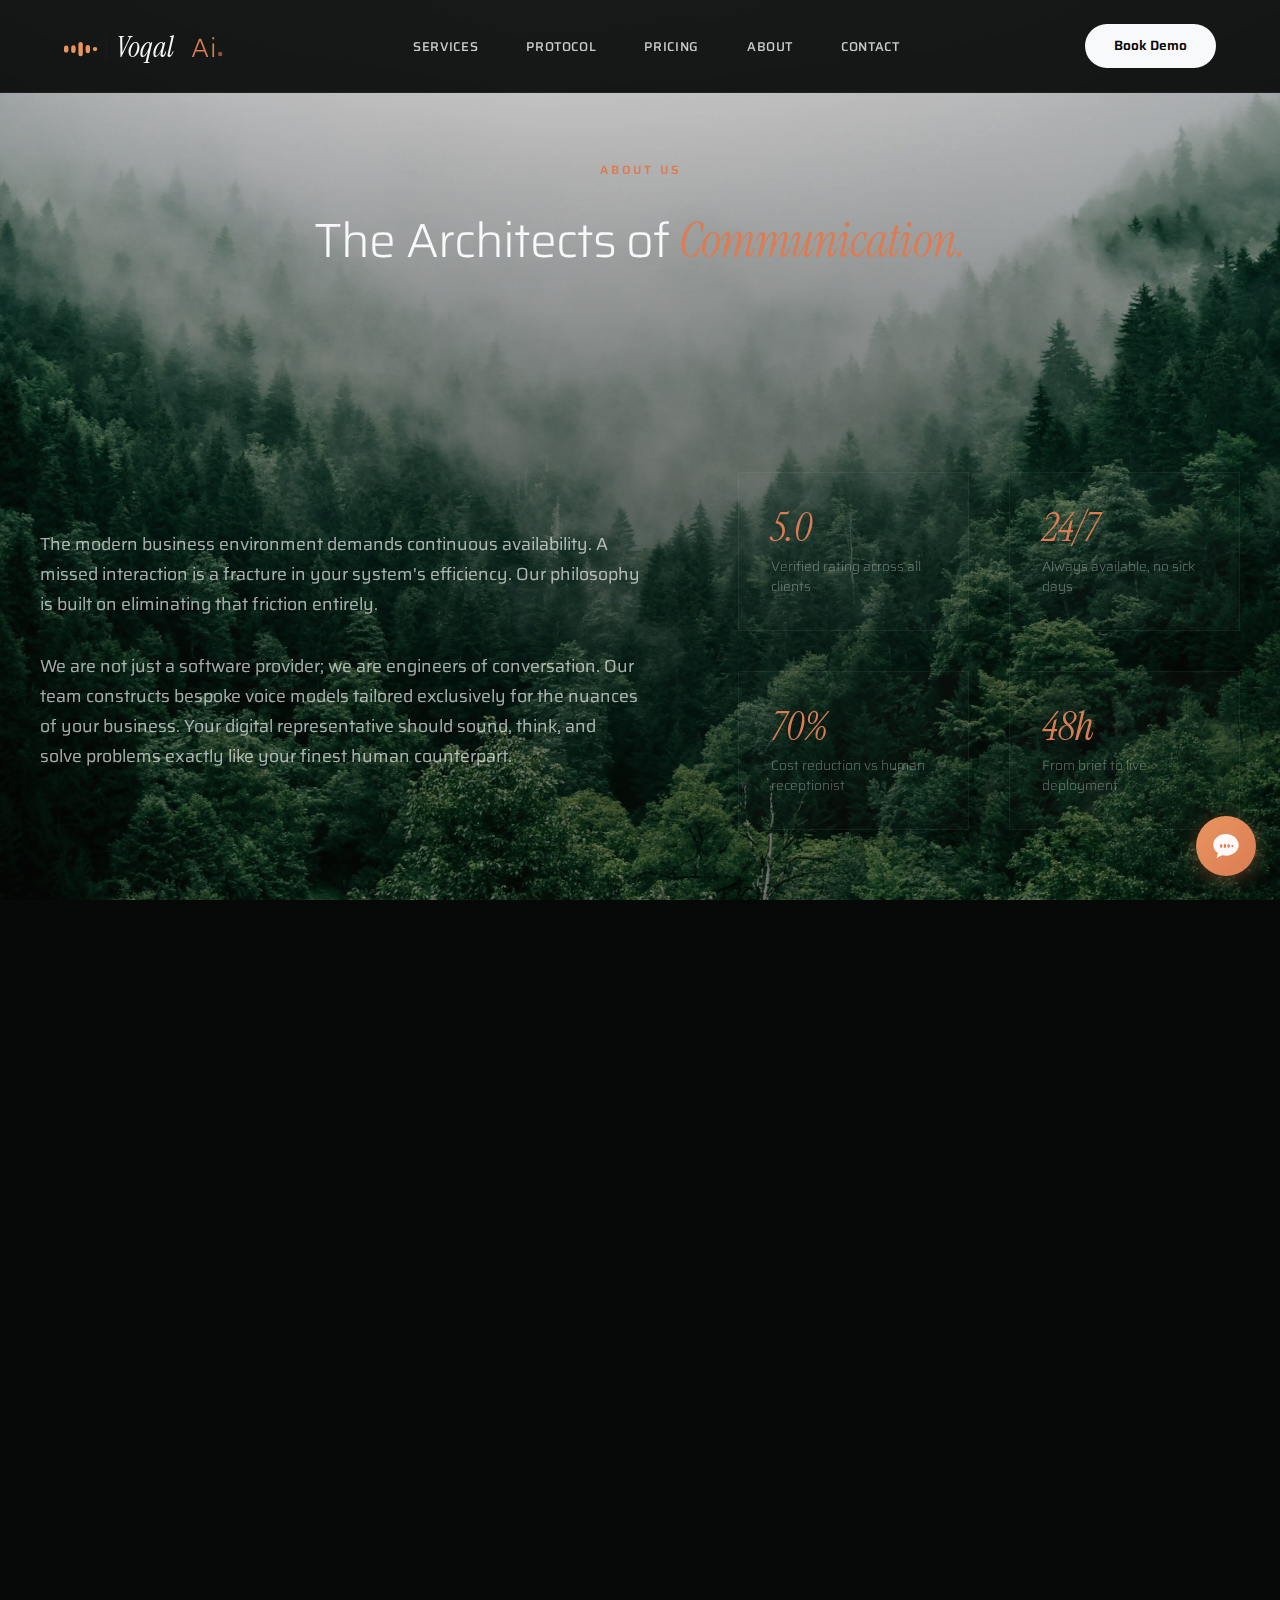
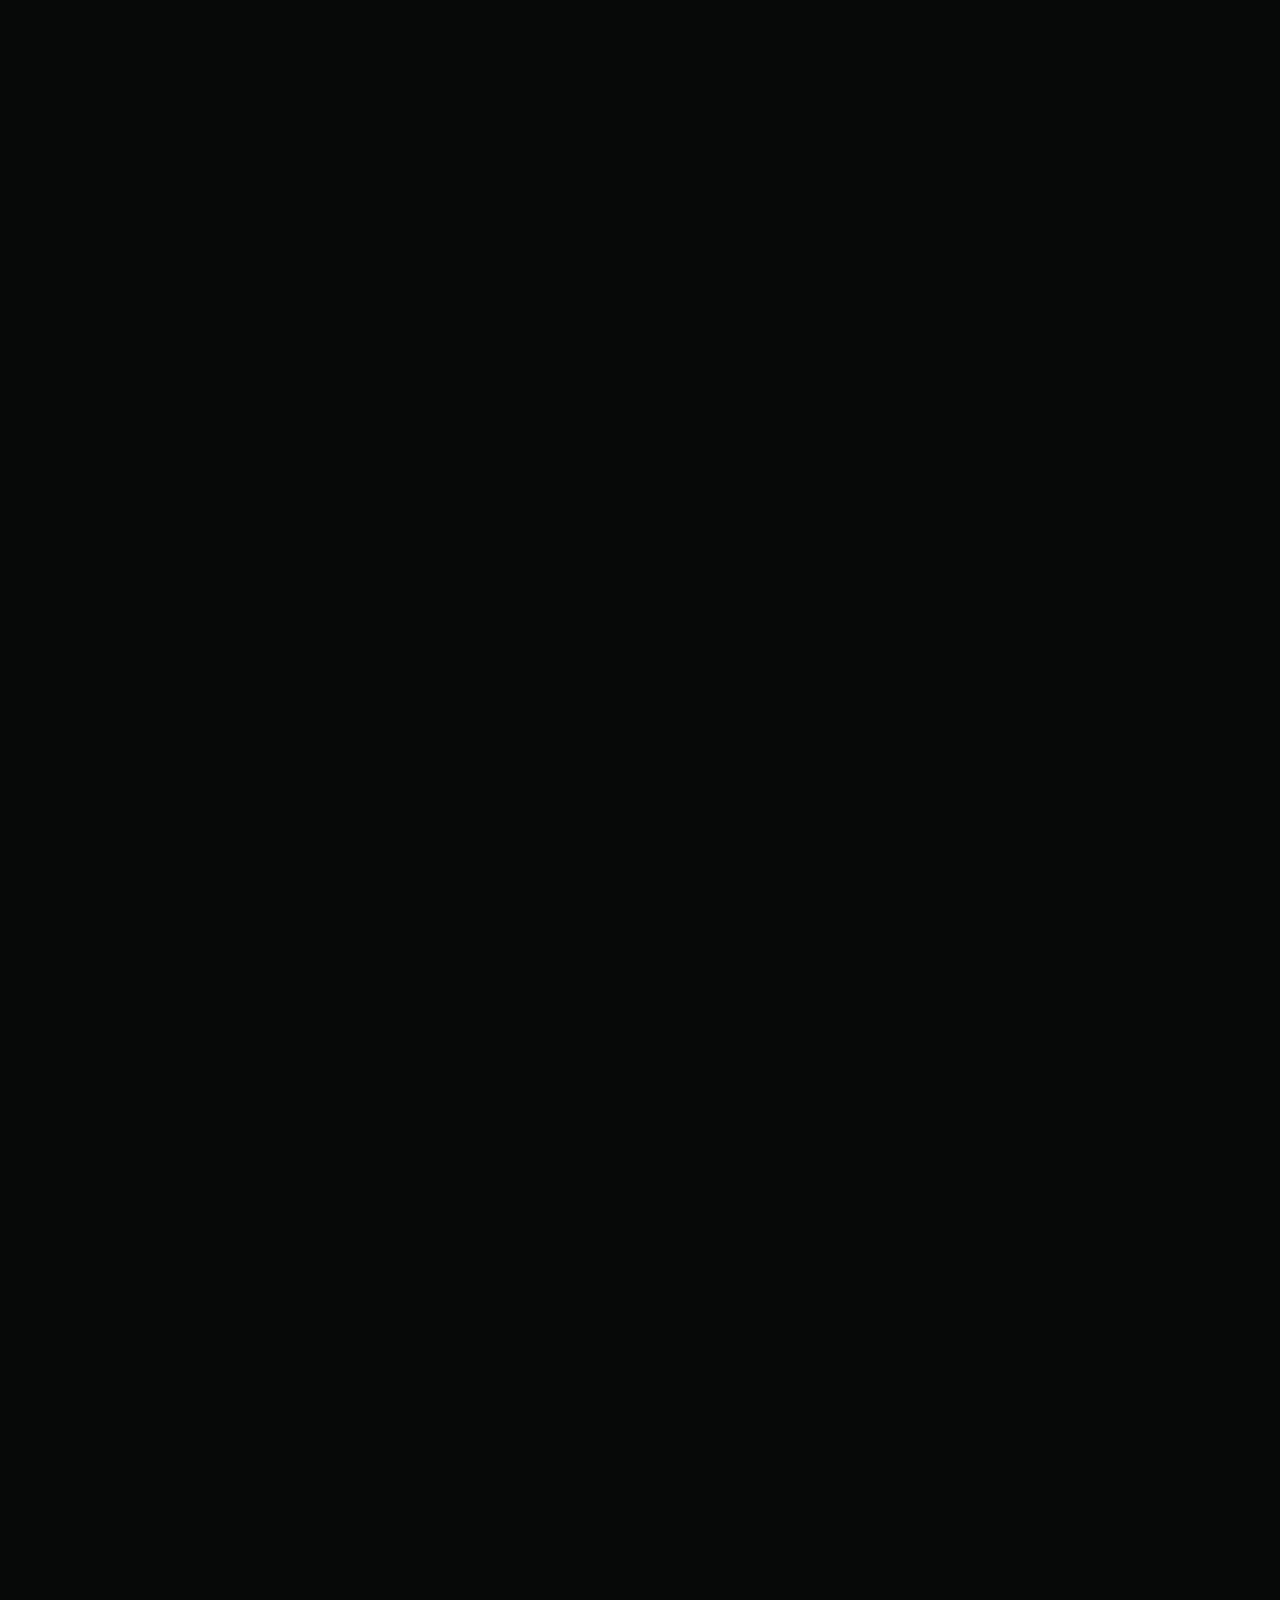
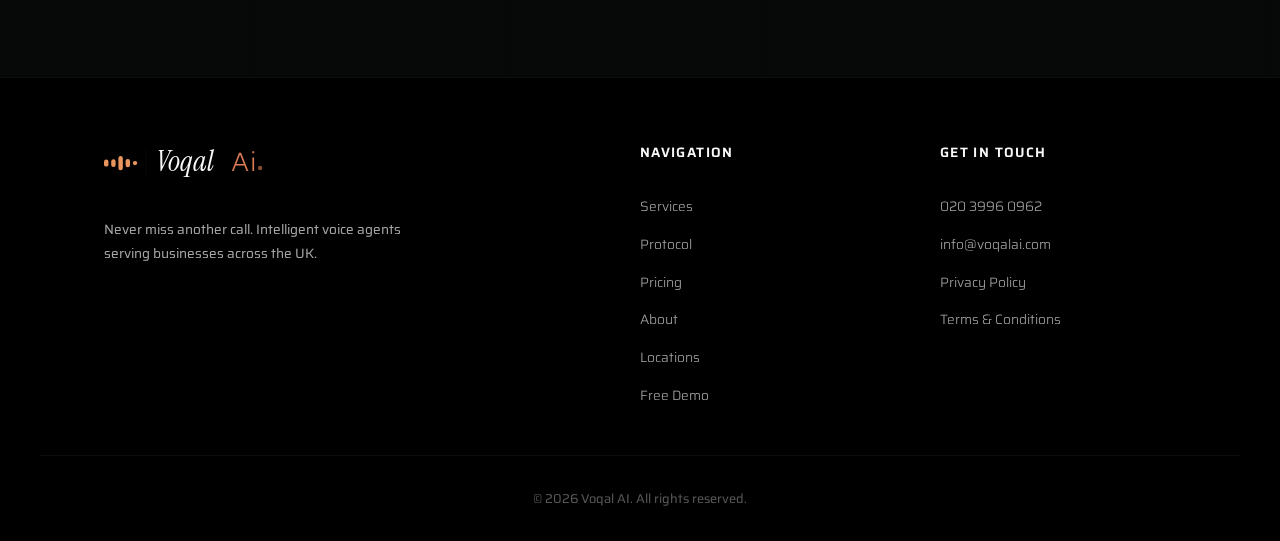
<file: about.html>
<!DOCTYPE html>
<html lang="en">
<head>
  <meta charset="UTF-8">
  <meta name="viewport" content="width=device-width, initial-scale=1.0">
  <title>About Us | Voqal AI</title>
  <meta name="description" content="Meet the team behind Voqal AI. Learn about our mission, our founders, and what UK businesses say about our AI voice agents.">
  <meta property="og:title" content="About Us | Voqal AI">
  <meta property="og:description" content="Meet the team behind Voqal AI. Learn about our mission, our founders, and what UK businesses say about our AI voice agents.">
  <meta property="og:type" content="website">
  <meta property="og:url" content="https://voqalai.com/about.html">
  <meta property="og:site_name" content="Voqal AI">
  <meta property="og:image" content="https://voqalai.com/images/hero-forest.jpg">
  <meta property="og:locale" content="en_GB">
  <meta name="twitter:card" content="summary_large_image">
  <meta name="twitter:title" content="About Us | Voqal AI">
  <meta name="twitter:description" content="Meet the team behind Voqal AI. Our founders, our mission, and real results from UK businesses.">
  <meta name="twitter:image" content="https://voqalai.com/images/hero-forest.jpg">
  <link rel="canonical" href="https://voqalai.com/about.html">
  <link rel="icon" href="favicon.svg" type="image/svg+xml">
  <link rel="icon" href="favicon-32.png" type="image/png" sizes="32x32">
  <link rel="apple-touch-icon" href="favicon.png">
  <link rel="stylesheet" href="css/style.css">

  <script type="application/ld+json">
  {
    "@context": "https://schema.org",
    "@type": "AboutPage",
    "name": "About Voqal AI",
    "description": "Meet the team behind Voqal AI. Learn about our mission, our founders, and what UK businesses say about our AI voice agents.",
    "url": "https://voqalai.com/about.html",
    "mainEntity": {
      "@type": "Organization",
      "name": "Voqal AI",
      "url": "https://voqalai.com",
      "founder": [
        {
          "@type": "Person",
          "name": "Thomas",
          "jobTitle": "Founder"
        },
        {
          "@type": "Person",
          "name": "Augusta",
          "jobTitle": "Co-Founder"
        }
      ]
    }
  }
  </script>
</head>
<body>

  <div class="page-background" style="background-image: url('images/hero-forest.jpg');"></div>

  <div class="page-overlay">

    <nav id="navbar" class="scrolled">
      <a href="index.html" class="logo"><svg viewBox="0 0 295 65" fill="none" xmlns="http://www.w3.org/2000/svg">
  <defs><linearGradient id="wf-grad" x1="0" y1="15" x2="0" y2="75"><stop offset="0%" stop-color="#e8955e"/><stop offset="100%" stop-color="#db7c54"/></linearGradient></defs>
  <rect x="0" y="27" width="8" height="22" rx="4" fill="url(#wf-grad)"><animate attributeName="height" values="22;7.7;22" dur="1.2s" begin="0s" repeatCount="indefinite"/><animate attributeName="y" values="27;34.15;27" dur="1.2s" begin="0s" repeatCount="indefinite"/></rect>
  <rect x="13" y="19" width="8" height="38" rx="4" fill="url(#wf-grad)"><animate attributeName="height" values="38;13.3;38" dur="1.2s" begin="0.2s" repeatCount="indefinite"/><animate attributeName="y" values="19;31.35;19" dur="1.2s" begin="0.2s" repeatCount="indefinite"/></rect>
  <rect x="26" y="11" width="8" height="54" rx="4" fill="url(#wf-grad)"><animate attributeName="height" values="54;18.9;54" dur="1.2s" begin="0.1s" repeatCount="indefinite"/><animate attributeName="y" values="11;28.55;11" dur="1.2s" begin="0.1s" repeatCount="indefinite"/></rect>
  <rect x="39" y="21" width="8" height="34" rx="4" fill="url(#wf-grad)"><animate attributeName="height" values="34;11.9;34" dur="1.2s" begin="0.3s" repeatCount="indefinite"/><animate attributeName="y" values="21;32.05;21" dur="1.2s" begin="0.3s" repeatCount="indefinite"/></rect>
  <rect x="52" y="29" width="8" height="18" rx="4" fill="url(#wf-grad)"><animate attributeName="height" values="18;6.3;18" dur="1.2s" begin="0.15s" repeatCount="indefinite"/><animate attributeName="y" values="29;34.85;29" dur="1.2s" begin="0.15s" repeatCount="indefinite"/></rect>
  <line x1="76" y1="12" x2="76" y2="64" stroke="rgba(255,255,255,0.06)" stroke-width="1"/>
  <text x="94" y="52" font-family="'Instrument Serif', Georgia, serif" font-weight="400" font-style="italic" font-size="52" fill="#f8f9fa" letter-spacing="1">Voqal</text>
  <text x="230" y="52" font-family="'Saira', sans-serif" font-weight="300" font-size="48" fill="#db7c54" letter-spacing="2">Ai</text>
  <circle cx="282" cy="47" r="4" fill="#db7c54"><animate attributeName="opacity" values="1;0.4;1" dur="2.5s" repeatCount="indefinite"/></circle>
</svg></a>
      <ul class="nav-links" id="navLinks">
        <li><a href="index.html#services">Services</a></li>
        <li><a href="index.html#protocol">Protocol</a></li>
        <li><a href="pricing.html">Pricing</a></li>
        <li><a href="about.html">About</a></li>
        <li><a href="index.html#demo">Contact</a></li>
      </ul>
      <a href="index.html#demo" class="btn-nav">Book Demo</a>
      <button class="mobile-toggle" id="mobileToggle" aria-label="Toggle menu">
        <span></span><span></span><span></span>
      </button>
    </nav>

    <main class="content-wrapper">

      <!-- ABOUT HEADER -->
      <section class="subpage-header container">
        <span class="section-label">About Us</span>
        <h1 style="font-family: var(--font-sans); font-size: clamp(2rem, 4vw, 3rem); font-weight: 300; letter-spacing: -0.02em;">The Architects of <span class="italic-accent">Communication.</span></h1>
      </section>

      <!-- ABOUT -->
      <section class="section-padding container">
        <div class="about-grid">
          <div class="reveal">
            <p style="margin-bottom: 2rem;">
              The modern business environment demands continuous availability. A missed interaction is a fracture in your system's efficiency. Our philosophy is built on eliminating that friction entirely.
            </p>
            <p>
              We are not just a software provider; we are engineers of conversation. Our team constructs bespoke voice models tailored exclusively for the nuances of your business. Your digital representative should sound, think, and solve problems exactly like your finest human counterpart.
            </p>
          </div>
          <div class="about-stats reveal" style="transition-delay: 0.2s;">
            <div class="stat-block">
              <div class="stat-number">5.0</div>
              <div class="stat-label">Verified rating across all clients</div>
            </div>
            <div class="stat-block">
              <div class="stat-number">24/7</div>
              <div class="stat-label">Always available, no sick days</div>
            </div>
            <div class="stat-block">
              <div class="stat-number">70%</div>
              <div class="stat-label">Cost reduction vs human receptionist</div>
            </div>
            <div class="stat-block">
              <div class="stat-number">48h</div>
              <div class="stat-label">From brief to live deployment</div>
            </div>
          </div>
        </div>
      </section>

      <!-- FOUNDERS -->
      <section class="section-padding container">
        <div class="reveal">
          <span class="section-label">Who We Are</span>
          <h2>The People Behind <span class="italic-accent">Voqal AI.</span></h2>
        </div>

        <div class="founders-grid">
          <div class="founder-card reveal">
            <div class="founder-image">
              <img src="images/avatars/tom.webp" alt="Thomas — Founder of Voqal AI" loading="lazy">
            </div>
            <h3>Thomas</h3>
            <span class="founder-role">Founder</span>
            <p>15 years of B2B and B2C experience building systems that connect businesses with their customers at every touchpoint.</p>
          </div>

          <div class="founder-card reveal" style="transition-delay: 0.1s;">
            <div class="founder-image">
              <img src="images/avatars/augusta.jpg" alt="Augusta — Co-Founder of Voqal AI" loading="lazy" style="object-position: center 20%;">
            </div>
            <h3>Augusta</h3>
            <span class="founder-role">Co-Founder</span>
            <p>5 years in real estate, bringing operational insight and a deep understanding of client-facing communication.</p>
          </div>
        </div>
      </section>

      <!-- INDUSTRIES -->
      <section class="section-padding container">
        <div class="reveal">
          <span class="section-label">Who We Serve</span>
          <h2>Built for Your <span class="italic-accent">Industry.</span></h2>
        </div>

        <div class="industries-grid reveal" style="transition-delay: 0.1s;">
          <div class="industry-item">Dental Practices</div>
          <div class="industry-item">Hair & Beauty</div>
          <div class="industry-item">Medical Practices</div>
          <div class="industry-item">Law Firms</div>
          <div class="industry-item">Accountants</div>
          <div class="industry-item">Estate Agents</div>
          <div class="industry-item">Tradesmen</div>
          <div class="industry-item">Gyms & Fitness</div>
          <div class="industry-item">Veterinary</div>
          <div class="industry-item">Restaurants</div>
        </div>

        <p class="industries-note reveal" style="transition-delay: 0.2s;">Every business with a phone line can benefit.</p>
      </section>

      <!-- TESTIMONIALS -->
      <section class="section-padding container">
        <div class="reveal">
          <span class="section-label">Trusted by UK Businesses</span>
          <h2>Real Results, <span class="italic-accent">Real Businesses.</span></h2>
        </div>

        <div class="testimonials-grid">
          <div class="testimonial-card reveal">
            <blockquote>Since switching to Voqal AI, we haven't missed a single call. Our bookings are up 40% and I can finally focus on my patients instead of the phone.</blockquote>
            <div class="testimonial-author">Dr. Sarah Mitchell</div>
            <div class="testimonial-role">Smile Dental Practice, London</div>
          </div>

          <div class="testimonial-card reveal" style="transition-delay: 0.1s;">
            <blockquote>The AI handles calls exactly like a trained receptionist. Clients can't tell the difference. It's been a game-changer for our firm.</blockquote>
            <div class="testimonial-author">James Wright</div>
            <div class="testimonial-role">Wright & Partners Law, Manchester</div>
          </div>

          <div class="testimonial-card reveal" style="transition-delay: 0.2s;">
            <blockquote>We were losing thousands in missed calls. Now every call is answered, every lead is captured. Best investment we've made this year.</blockquote>
            <div class="testimonial-author">Steven</div>
            <div class="testimonial-role">West's Barbers, Cheshire</div>
          </div>
        </div>
      </section>

    </main>

    <footer>
      <div class="container footer-grid">
        <div>
          <a href="index.html" class="logo footer-logo"><svg viewBox="0 0 295 65" fill="none" xmlns="http://www.w3.org/2000/svg">
  <defs><linearGradient id="wf-grad" x1="0" y1="15" x2="0" y2="75"><stop offset="0%" stop-color="#e8955e"/><stop offset="100%" stop-color="#db7c54"/></linearGradient></defs>
  <rect x="0" y="27" width="8" height="22" rx="4" fill="url(#wf-grad)"><animate attributeName="height" values="22;7.7;22" dur="1.2s" begin="0s" repeatCount="indefinite"/><animate attributeName="y" values="27;34.15;27" dur="1.2s" begin="0s" repeatCount="indefinite"/></rect>
  <rect x="13" y="19" width="8" height="38" rx="4" fill="url(#wf-grad)"><animate attributeName="height" values="38;13.3;38" dur="1.2s" begin="0.2s" repeatCount="indefinite"/><animate attributeName="y" values="19;31.35;19" dur="1.2s" begin="0.2s" repeatCount="indefinite"/></rect>
  <rect x="26" y="11" width="8" height="54" rx="4" fill="url(#wf-grad)"><animate attributeName="height" values="54;18.9;54" dur="1.2s" begin="0.1s" repeatCount="indefinite"/><animate attributeName="y" values="11;28.55;11" dur="1.2s" begin="0.1s" repeatCount="indefinite"/></rect>
  <rect x="39" y="21" width="8" height="34" rx="4" fill="url(#wf-grad)"><animate attributeName="height" values="34;11.9;34" dur="1.2s" begin="0.3s" repeatCount="indefinite"/><animate attributeName="y" values="21;32.05;21" dur="1.2s" begin="0.3s" repeatCount="indefinite"/></rect>
  <rect x="52" y="29" width="8" height="18" rx="4" fill="url(#wf-grad)"><animate attributeName="height" values="18;6.3;18" dur="1.2s" begin="0.15s" repeatCount="indefinite"/><animate attributeName="y" values="29;34.85;29" dur="1.2s" begin="0.15s" repeatCount="indefinite"/></rect>
  <line x1="76" y1="12" x2="76" y2="64" stroke="rgba(255,255,255,0.06)" stroke-width="1"/>
  <text x="94" y="52" font-family="'Instrument Serif', Georgia, serif" font-weight="400" font-style="italic" font-size="52" fill="#f8f9fa" letter-spacing="1">Voqal</text>
  <text x="230" y="52" font-family="'Saira', sans-serif" font-weight="300" font-size="48" fill="#db7c54" letter-spacing="2">Ai</text>
  <circle cx="282" cy="47" r="4" fill="#db7c54"><animate attributeName="opacity" values="1;0.4;1" dur="2.5s" repeatCount="indefinite"/></circle>
</svg></a>
          <p class="footer-tagline">Never miss another call. Intelligent voice agents serving businesses across the UK.</p>
        </div>
        <div class="footer-links">
          <p class="footer-heading">Navigation</p>
          <a href="index.html#services">Services</a>
          <a href="index.html#protocol">Protocol</a>
          <a href="pricing.html">Pricing</a>
          <a href="about.html">About</a>
          <a href="locations.html">Locations</a>
          <a href="index.html#demo">Free Demo</a>
        </div>
        <div class="footer-links">
          <p class="footer-heading">Get in Touch</p>
          <a href="tel:+442039960962">020 3996 0962</a>
          <a href="mailto:info@voqalai.com">info@voqalai.com</a>
          <a href="privacy.html">Privacy Policy</a>
          <a href="terms.html">Terms & Conditions</a>
        </div>
      </div>
      <div class="container footer-bottom">
        <p>&copy; 2026 Voqal AI. All rights reserved.</p>
      </div>
    </footer>

  </div>

  <script>
    const mobileToggle = document.getElementById('mobileToggle');
    const navLinks = document.getElementById('navLinks');
    mobileToggle.addEventListener('click', () => {
      navLinks.classList.toggle('active');
      mobileToggle.classList.toggle('active');
    });
    navLinks.querySelectorAll('a').forEach(link => {
      link.addEventListener('click', () => {
        navLinks.classList.remove('active');
        mobileToggle.classList.remove('active');
      });
    });

    function reveal() {
      document.querySelectorAll('.reveal').forEach(el => {
        if (el.getBoundingClientRect().top < window.innerHeight - 100) el.classList.add('active');
      });
    }
    window.addEventListener('scroll', reveal);
    reveal();
  </script>

  <!-- Retell AI Chat Widget -->
  <script
    id="retell-widget"
    src="https://dashboard.retellai.com/retell-widget.js"
    type="module"
    data-public-key="public_key_692e22f82e27e1f57afe6"
    data-agent-id="agent_98f2e297a8cf4ba0c5477ed2b4"
    data-title="Chat with Aria"
    data-color="#db7c54"
    data-logo-url="https://voqalai.com/favicon.png"
    data-bot-name="Aria"
    data-popup-message="Hi! Want to see how AI handles your calls? Ask me anything."
    data-show-ai-popup="true"
    data-show-ai-popup-time="15"
  ></script>
  <!-- Custom Chat Launcher -->
  <button id="voqalChatLauncher" aria-label="Chat with Aria" style="
    position: fixed; bottom: 24px; right: 24px; z-index: 1000000;
    width: 60px; height: 60px; border-radius: 50%; border: none; cursor: pointer;
    background: linear-gradient(135deg, #e8955e, #db7c54);
    box-shadow: 0 4px 20px rgba(219,124,84,0.4);
    display: flex; align-items: center; justify-content: center;
    transition: transform 0.3s ease, box-shadow 0.3s ease;
  ">
    <svg width="30" height="30" viewBox="0 0 40 40" fill="none" xmlns="http://www.w3.org/2000/svg">
      <path d="M20 4C10.6 4 3 10.4 3 18.2c0 4.5 2.4 8.5 6.2 11.2L7.5 36l7.2-3.6c1.7 0.4 3.4 0.6 5.3 0.6 9.4 0 17-6.4 17-14.2S29.4 4 20 4z" fill="white" opacity="0.95"/>
      <rect x="12" y="16" width="3" height="8" rx="1.5" fill="#db7c54"><animate attributeName="height" values="8;3;8" dur="1.2s" begin="0s" repeatCount="indefinite"/><animate attributeName="y" values="16;18.5;16" dur="1.2s" begin="0s" repeatCount="indefinite"/></rect>
      <rect x="17" y="13" width="3" height="14" rx="1.5" fill="#db7c54"><animate attributeName="height" values="14;5;14" dur="1.2s" begin="0.2s" repeatCount="indefinite"/><animate attributeName="y" values="13;17.5;13" dur="1.2s" begin="0.2s" repeatCount="indefinite"/></rect>
      <rect x="22" y="15" width="3" height="10" rx="1.5" fill="#db7c54"><animate attributeName="height" values="10;3.5;10" dur="1.2s" begin="0.1s" repeatCount="indefinite"/><animate attributeName="y" values="15;18.25;15" dur="1.2s" begin="0.1s" repeatCount="indefinite"/></rect>
      <rect x="27" y="17" width="3" height="6" rx="1.5" fill="#db7c54"><animate attributeName="height" values="6;2;6" dur="1.2s" begin="0.3s" repeatCount="indefinite"/><animate attributeName="y" values="17;19;17" dur="1.2s" begin="0.3s" repeatCount="indefinite"/></rect>
    </svg>
  </button>
  <script>
    // Custom launcher: hide Retell's default FAB, resize chat, wire up click
    (function retellCustomize() {
      var host = null;
      document.querySelectorAll('div').forEach(function(el) {
        if (el.shadowRoot && el.style.position === 'fixed' && el.style.zIndex === '999999') host = el;
      });
      if (host && host.shadowRoot) {
        var s = document.createElement('style');
        s.textContent = '.retell-chat-window { max-height: 350px !important; height: 350px !important; } #retell-fab { display: none !important; } .retell-popup-container { bottom: 70px !important; right: 0 !important; }';
        host.shadowRoot.appendChild(s);
        // Wire custom launcher to toggle Retell chat
        var fab = host.shadowRoot.querySelector('#retell-fab');
        document.getElementById('voqalChatLauncher').addEventListener('click', function() {
          if (fab) fab.click();
        });
        // Hover effect
        var btn = document.getElementById('voqalChatLauncher');
        btn.addEventListener('mouseenter', function() { btn.style.transform = 'scale(1.1)'; btn.style.boxShadow = '0 6px 28px rgba(219,124,84,0.5)'; });
        btn.addEventListener('mouseleave', function() { btn.style.transform = 'scale(1)'; btn.style.boxShadow = '0 4px 20px rgba(219,124,84,0.4)'; });
      } else {
        setTimeout(retellCustomize, 500);
      }
    })();
  </script>

</body>
</html>
</file>
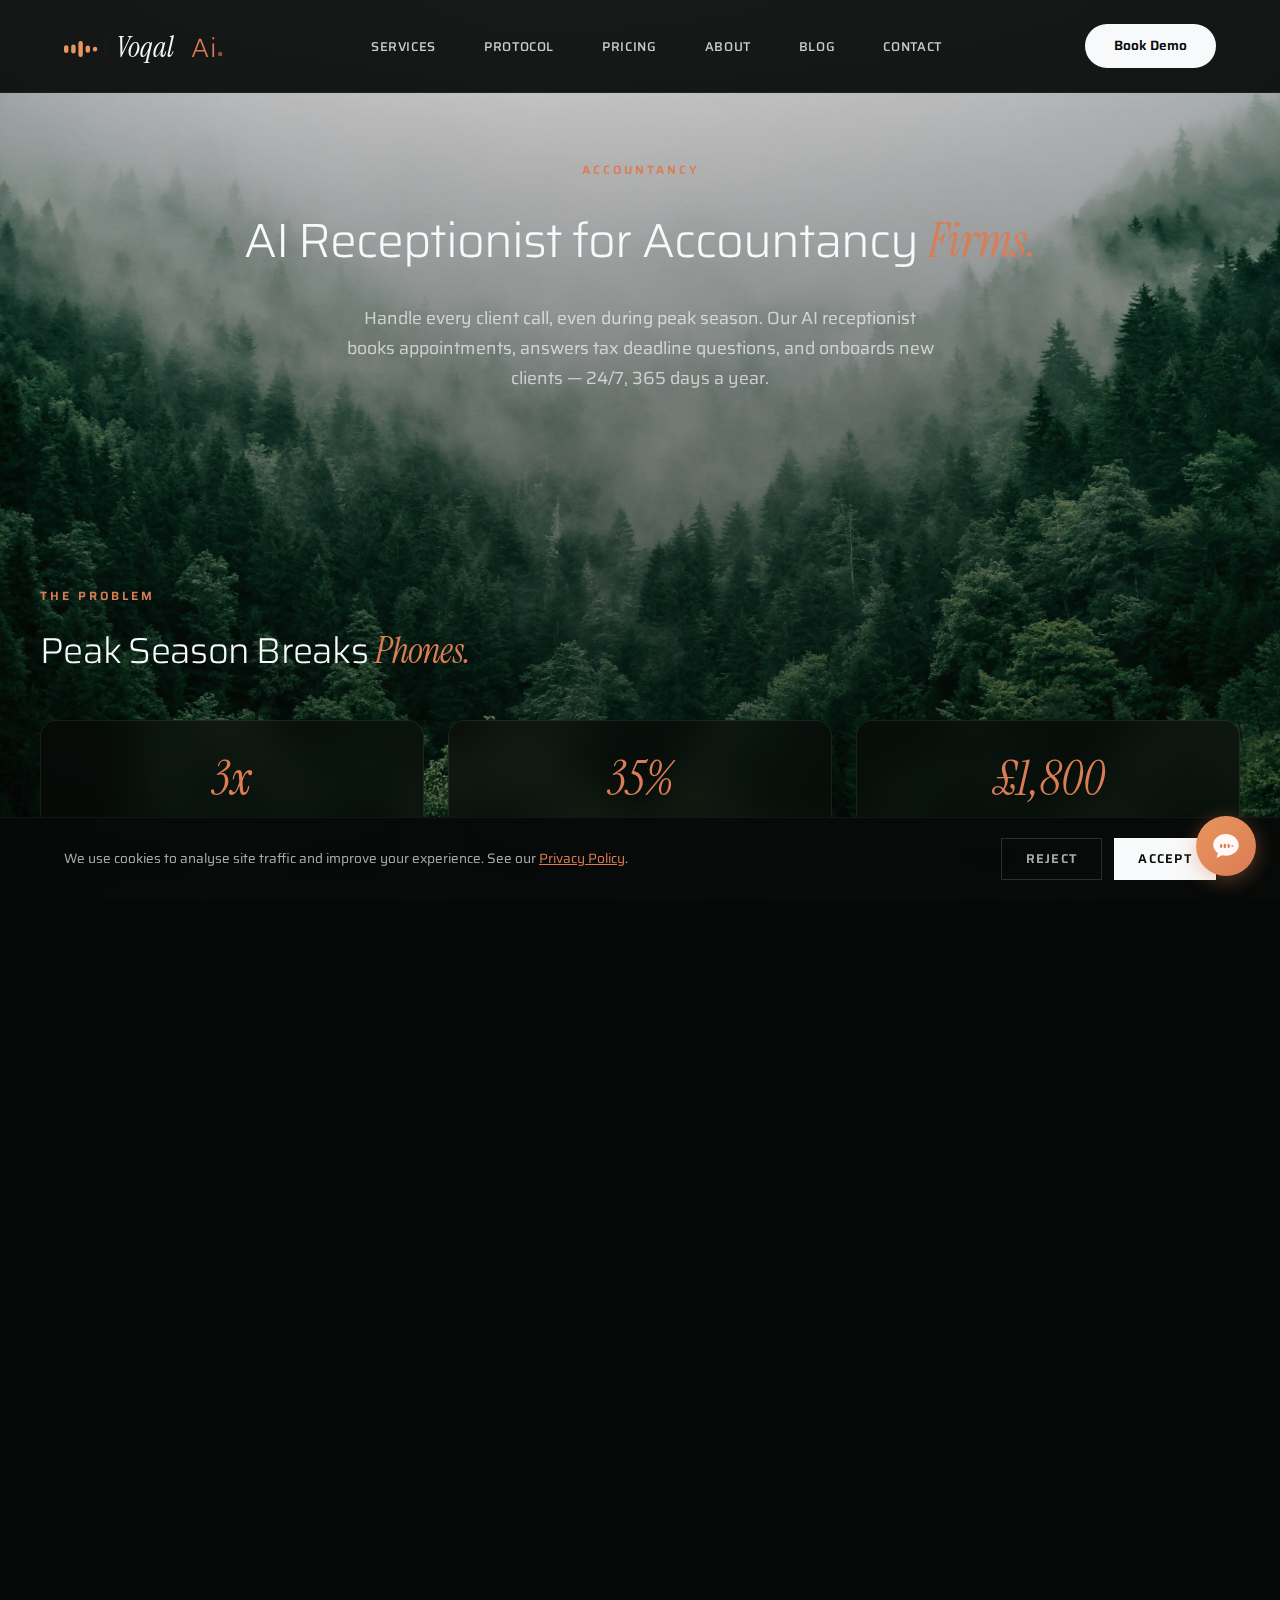
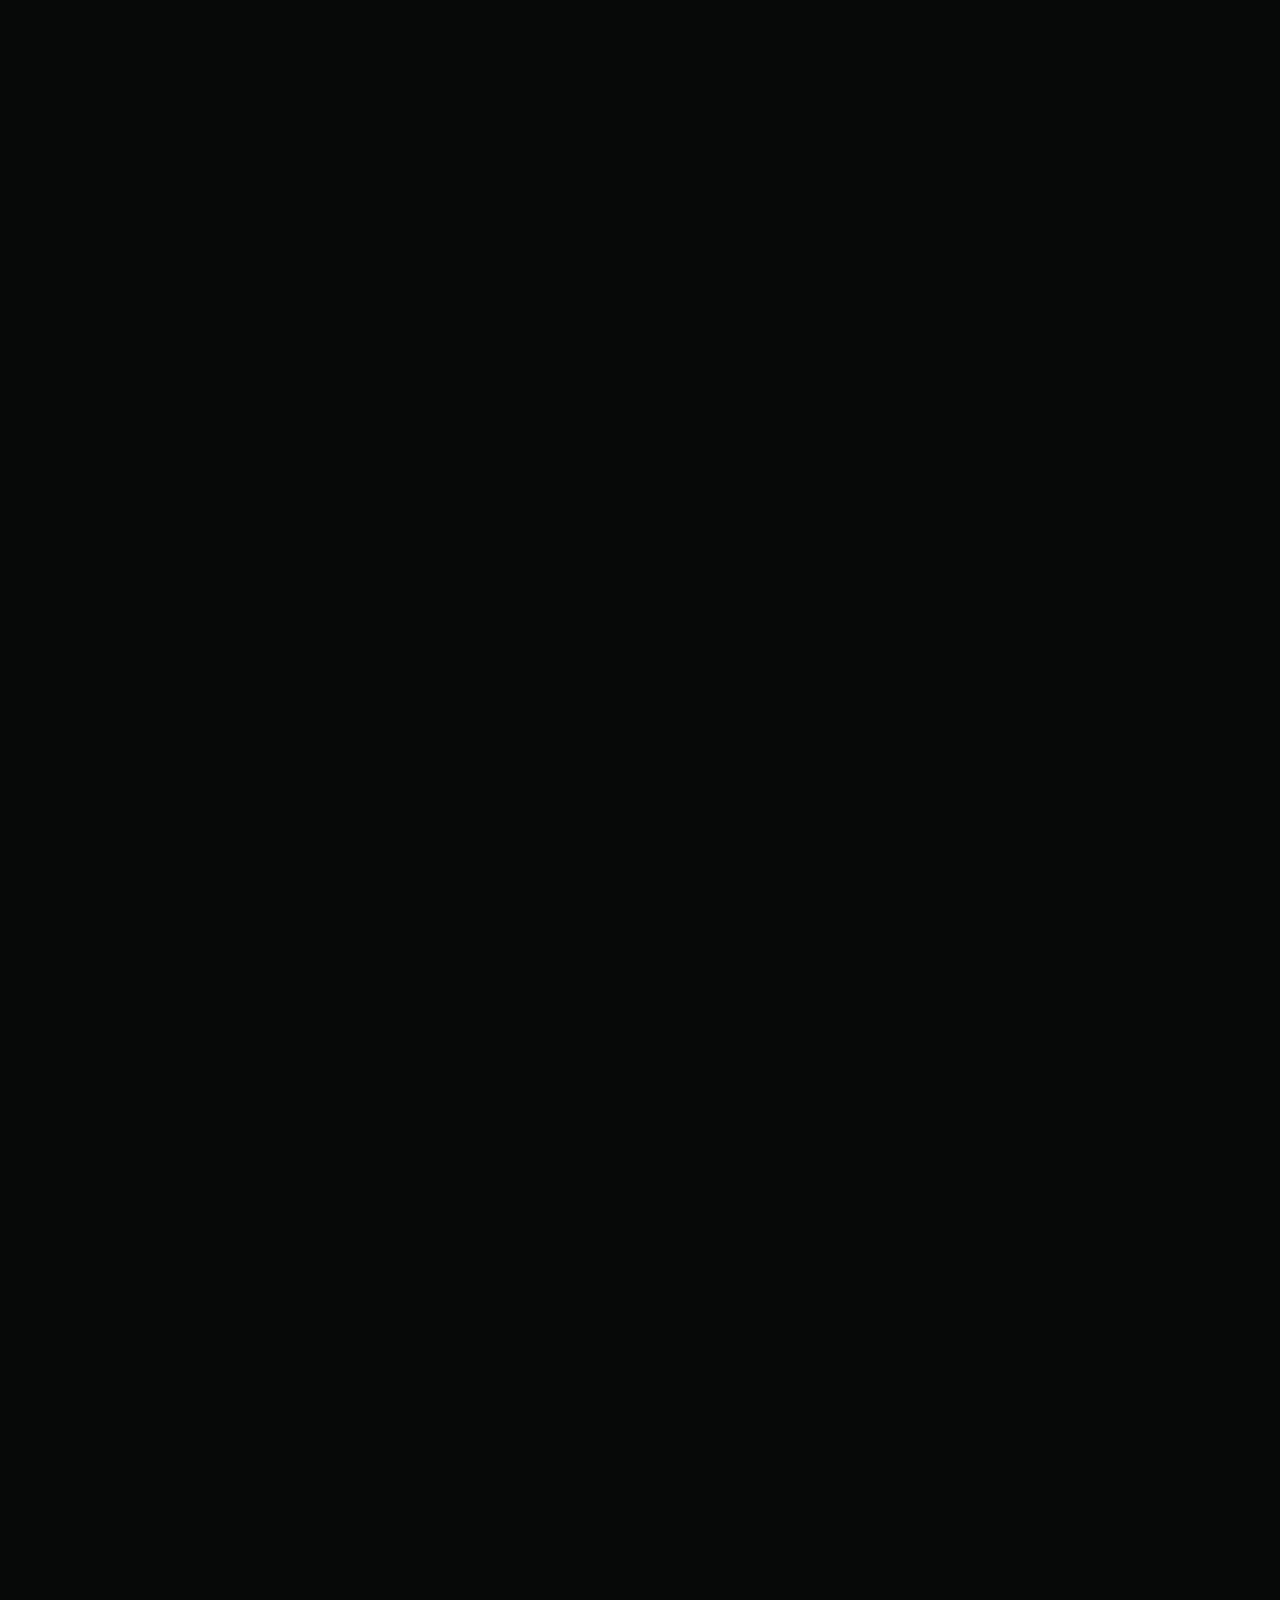
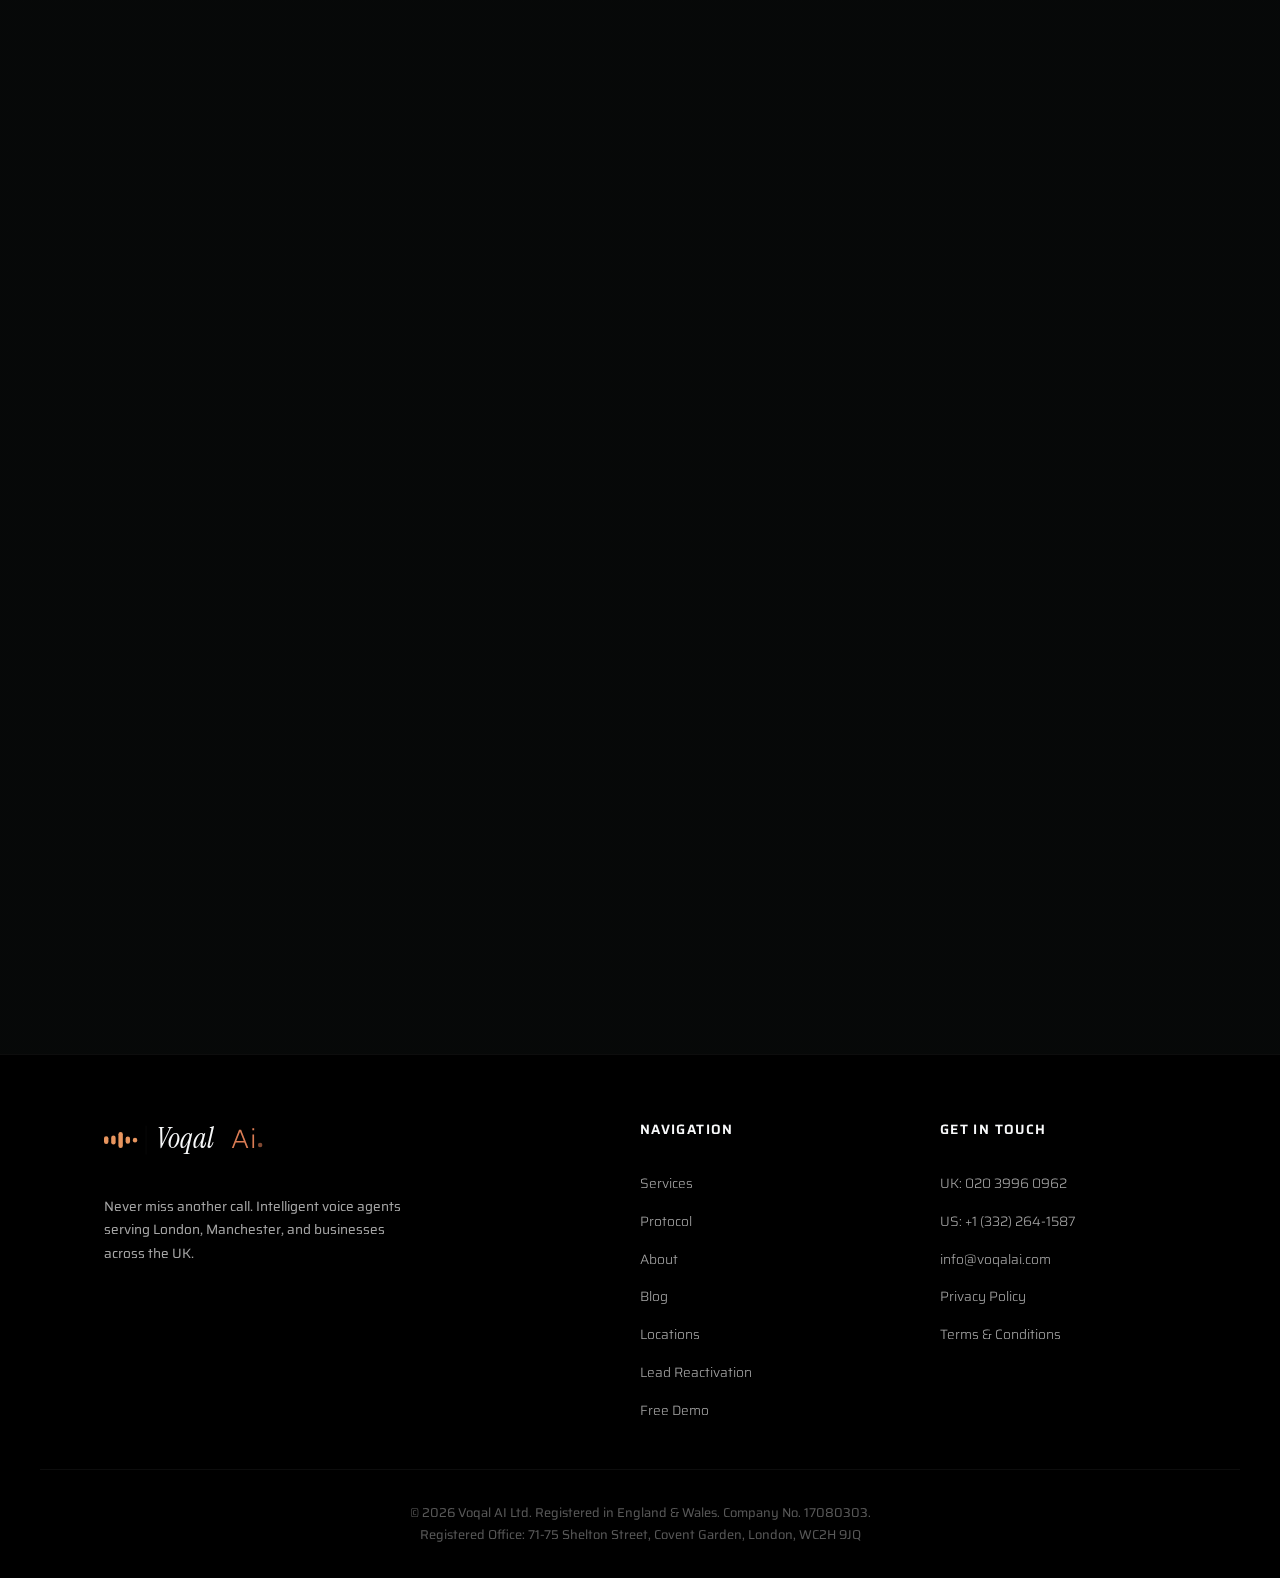
<file: ai-receptionist-accountants.html>
<!DOCTYPE html>
<html lang="en">
<head>
  <meta charset="UTF-8">
  <meta name="viewport" content="width=device-width, initial-scale=1.0">
  <title>AI Receptionist for Accountancy Firms UK | Voqal AI</title>
  <meta name="description" content="AI receptionist for UK accountancy practices. Handles client calls 24/7, books appointments, manages tax deadline enquiries. No contracts. From &pound;197/month.">
  <meta property="og:title" content="AI Receptionist for Accountancy Firms UK | Voqal AI">
  <meta property="og:description" content="AI receptionist for UK accountancy practices. Handles client calls 24/7, books appointments, manages tax deadline enquiries. No contracts.">
  <meta property="og:type" content="website">
  <meta property="og:url" content="https://voqalai.com/ai-receptionist-accountants.html">
  <meta property="og:site_name" content="Voqal AI">
  <meta property="og:image" content="https://voqalai.com/images/hero-forest.jpg">
  <meta property="og:locale" content="en_GB">
  <meta name="twitter:card" content="summary_large_image">
  <meta name="twitter:title" content="AI Receptionist for Accountancy Firms UK | Voqal AI">
  <meta name="twitter:description" content="AI receptionist for UK accountancy practices. Handles client calls 24/7, books appointments, manages tax deadline enquiries. No contracts.">
  <meta name="twitter:image" content="https://voqalai.com/images/hero-forest.jpg">
  <link rel="canonical" href="https://voqalai.com/ai-receptionist-accountants.html">
  <link rel="icon" href="favicon.svg" type="image/svg+xml">
  <link rel="icon" href="favicon-32.png" type="image/png" sizes="32x32">
  <link rel="apple-touch-icon" href="favicon.png">
  <link rel="stylesheet" href="css/style.css">
  <link rel="preconnect" href="https://dashboard.retellai.com">
  <link rel="preload" href="fonts/saira-latin.woff2" as="font" type="font/woff2" crossorigin>
  <link rel="preload" href="fonts/instrument-serif-regular.woff2" as="font" type="font/woff2" crossorigin>

  <!-- Structured Data -->
  <script type="application/ld+json">
  {
    "@context": "https://schema.org",
    "@type": "WebPage",
    "name": "AI Receptionist for Accountancy Firms",
    "description": "AI receptionist for UK accountancy practices. Handles client calls 24/7, books appointments, manages tax deadline enquiries.",
    "url": "https://voqalai.com/ai-receptionist-accountants.html",
    "breadcrumb": {
      "@type": "BreadcrumbList",
      "itemListElement": [
        { "@type": "ListItem", "position": 1, "name": "Home", "item": "https://voqalai.com/" },
        { "@type": "ListItem", "position": 2, "name": "AI Receptionist for Accountancy Firms", "item": "https://voqalai.com/ai-receptionist-accountants.html" }
      ]
    }
  }
  </script>

  <script type="application/ld+json">
  {
    "@context": "https://schema.org",
    "@type": "Service",
    "name": "AI Receptionist for Accountancy Firms",
    "description": "AI-powered receptionist service designed for UK accountancy practices. Handles client appointment scheduling, tax deadline enquiries, new client onboarding, and seasonal overflow 24/7.",
    "provider": {
      "@type": "Organization",
      "name": "Voqal AI",
      "url": "https://voqalai.com"
    },
    "areaServed": {
      "@type": "Country",
      "name": "United Kingdom"
    },
    "serviceType": "AI Voice Receptionist",
    "offers": {
      "@type": "Offer",
      "price": "197",
      "priceCurrency": "GBP",
      "priceSpecification": {
        "@type": "UnitPriceSpecification",
        "price": "197",
        "priceCurrency": "GBP",
        "unitText": "month"
      }
    }
  }
  </script>

</head>
<body>

  <!-- Fixed Background Image -->
  <div class="page-background" style="background-image: url('images/hero-forest.jpg');"></div>

  <!-- Page Overlay -->
  <div class="page-overlay">

    <!-- Navigation -->
    <nav id="navbar" class="scrolled">
      <a href="index.html" class="logo"><svg viewBox="0 0 295 65" fill="none" xmlns="http://www.w3.org/2000/svg">
  <defs><linearGradient id="wf-grad" x1="0" y1="15" x2="0" y2="75"><stop offset="0%" stop-color="#e8955e"/><stop offset="100%" stop-color="#db7c54"/></linearGradient></defs>
  <rect x="0" y="27" width="8" height="22" rx="4" fill="url(#wf-grad)"><animate attributeName="height" values="22;7.7;22" dur="1.2s" begin="0s" repeatCount="indefinite"/><animate attributeName="y" values="27;34.15;27" dur="1.2s" begin="0s" repeatCount="indefinite"/></rect>
  <rect x="13" y="19" width="8" height="38" rx="4" fill="url(#wf-grad)"><animate attributeName="height" values="38;13.3;38" dur="1.2s" begin="0.2s" repeatCount="indefinite"/><animate attributeName="y" values="19;31.35;19" dur="1.2s" begin="0.2s" repeatCount="indefinite"/></rect>
  <rect x="26" y="11" width="8" height="54" rx="4" fill="url(#wf-grad)"><animate attributeName="height" values="54;18.9;54" dur="1.2s" begin="0.1s" repeatCount="indefinite"/><animate attributeName="y" values="11;28.55;11" dur="1.2s" begin="0.1s" repeatCount="indefinite"/></rect>
  <rect x="39" y="21" width="8" height="34" rx="4" fill="url(#wf-grad)"><animate attributeName="height" values="34;11.9;34" dur="1.2s" begin="0.3s" repeatCount="indefinite"/><animate attributeName="y" values="21;32.05;21" dur="1.2s" begin="0.3s" repeatCount="indefinite"/></rect>
  <rect x="52" y="29" width="8" height="18" rx="4" fill="url(#wf-grad)"><animate attributeName="height" values="18;6.3;18" dur="1.2s" begin="0.15s" repeatCount="indefinite"/><animate attributeName="y" values="29;34.85;29" dur="1.2s" begin="0.15s" repeatCount="indefinite"/></rect>
  <line x1="76" y1="12" x2="76" y2="64" stroke="rgba(255,255,255,0.06)" stroke-width="1"/>
  <text x="94" y="52" font-family="'Instrument Serif', Georgia, serif" font-weight="400" font-style="italic" font-size="52" fill="#f8f9fa" letter-spacing="1">Voqal</text>
  <text x="230" y="52" font-family="'Saira', sans-serif" font-weight="300" font-size="48" fill="#db7c54" letter-spacing="2">Ai</text>
  <circle cx="282" cy="47" r="4" fill="#db7c54"><animate attributeName="opacity" values="1;0.4;1" dur="2.5s" repeatCount="indefinite"/></circle>
</svg></a>
      <ul class="nav-links" id="navLinks">
        <li><a href="index.html#services">Services</a></li>
        <li><a href="index.html#protocol">Protocol</a></li>
        <li><a href="pricing.html">Pricing</a></li>
        <li><a href="about.html">About</a></li>
        <li><a href="blog/">Blog</a></li>
        <li><a href="index.html#demo">Contact</a></li>
      </ul>
      <a href="index.html#demo" class="btn-nav">Book Demo</a>
      <button class="mobile-toggle" id="mobileToggle" aria-label="Toggle menu">
        <span></span><span></span><span></span>
      </button>
    </nav>

    <!-- Main Content -->
    <main class="content-wrapper">

      <!-- Hero -->
      <section class="subpage-header container">
        <div class="reveal">
          <span class="section-label">Accountancy</span>
          <h1 style="font-family: var(--font-sans); font-size: clamp(2rem, 4vw, 3rem); font-weight: 300; letter-spacing: -0.02em;">AI Receptionist for Accountancy <span class="italic-accent">Firms.</span></h1>
          <p style="max-width: 600px; margin: 1.5rem auto 0;">Handle every client call, even during peak season. Our AI receptionist books appointments, answers tax deadline questions, and onboards new clients &mdash; 24/7, 365 days a year.</p>
        </div>
      </section>

      <!-- The Problem -->
      <section class="section-padding container problem-section">
        <div class="reveal">
          <span class="section-label">The Problem</span>
          <h2>Peak Season Breaks <span class="italic-accent">Phones.</span></h2>
        </div>

        <div class="stats-grid-3 reveal" style="transition-delay: 0.1s;">
          <div class="stat-block-lg">
            <div class="stat-big">3x</div>
            <div class="stat-desc">normal call volume in January and October for accountancy firms</div>
          </div>
          <div class="stat-block-lg">
            <div class="stat-big">35%</div>
            <div class="stat-desc">of new client enquiries come outside office hours</div>
          </div>
          <div class="stat-block-lg">
            <div class="stat-big">&pound;1,800</div>
            <div class="stat-desc">average annual value of an accountancy client</div>
          </div>
        </div>

        <p class="problem-copy reveal" style="transition-delay: 0.2s;">Accountancy practices face a unique challenge: wildly uneven call volumes throughout the year. During self-assessment season and year-end filing periods, phones ring constantly while your team is buried in deadlines. Hiring temporary reception staff is expensive, slow, and unreliable. Meanwhile, new client enquiries arrive outside office hours &mdash; evenings, weekends, bank holidays &mdash; when nobody is there to answer. Every missed call is potential recurring revenue walking away.</p>
      </section>

      <!-- Solution -->
      <section class="section-padding container" id="services">
        <div class="reveal">
          <span class="section-label">The Solution</span>
          <h2>Built for Accountancy <span class="italic-accent">Practices.</span></h2>
        </div>

        <div class="services-grid">
          <div class="service-card reveal">
            <div class="icon">I.</div>
            <h3>Client Appointment Scheduling</h3>
            <p>Books tax return appointments, annual reviews, and initial consultations directly into your calendar. Manages availability across partners and staff so clients get seen promptly.</p>
          </div>

          <div class="service-card reveal" style="transition-delay: 0.1s;">
            <div class="icon">II.</div>
            <h3>Tax Deadline Enquiry Handling</h3>
            <p>Knows key HMRC dates, filing requirements, and common deadlines. Answers routine questions about self-assessment, corporation tax, VAT returns, and payment timelines without tying up your accountants.</p>
          </div>

          <div class="service-card reveal" style="transition-delay: 0.2s;">
            <div class="icon">III.</div>
            <h3>New Client Onboarding</h3>
            <p>Captures business type, estimated turnover, service requirements, and current provider details. Qualifies new enquiries so your team can prioritise high-value prospects.</p>
          </div>

          <div class="service-card reveal" style="transition-delay: 0.3s;">
            <div class="icon">IV.</div>
            <h3>Seasonal Overflow Handling</h3>
            <p>Scales instantly during January, October, and year-end peaks. No temp staff recruitment, no training, no notice periods &mdash; just consistent call handling regardless of volume.</p>
          </div>
        </div>
      </section>

      <!-- How It Works -->
      <section class="section-padding container protocol-section">
        <div class="reveal">
          <span class="section-label">How It Works</span>
          <h2>The <span class="italic-accent">Protocol.</span></h2>
        </div>

        <div class="protocol-grid">
          <div class="protocol-step reveal">
            <div class="step-number">01</div>
            <h3>Configure Your Practice</h3>
            <p>We set up your service areas, team availability, key deadline dates, and common client questions. The AI learns how your practice operates and the language your clients expect.</p>
          </div>

          <div class="protocol-step reveal" style="transition-delay: 0.1s;">
            <div class="step-number">02</div>
            <h3>Go Live</h3>
            <p>Your AI receptionist handles calls around the clock. Appointments are booked, deadline questions are answered, and new enquiries are captured &mdash; even at 10pm on a Sunday.</p>
          </div>

          <div class="protocol-step reveal" style="transition-delay: 0.2s;">
            <div class="step-number">03</div>
            <h3>Review and Refine</h3>
            <p>Monitor call summaries, booking data, and enquiry reports through your dashboard. We adjust the AI as your practice evolves, adding new services or updating deadline information each tax year.</p>
          </div>
        </div>
      </section>

      <!-- FAQ -->
      <section class="section-padding container faq-section">
        <div class="reveal">
          <span class="section-label">FAQ</span>
          <h2>Common <span class="italic-accent">Questions.</span></h2>
        </div>

        <div class="faq-list reveal" style="transition-delay: 0.1s;">
          <div class="faq-item">
            <button class="faq-question" onclick="toggleFaq(this)">
              <span>Can it handle questions about tax deadlines and HMRC requirements?</span>
              <span class="faq-icon">+</span>
            </button>
            <div class="faq-answer">
              <p>Yes. The AI is configured with key HMRC dates and filing requirements &mdash; self-assessment deadlines, corporation tax payment dates, VAT return periods, and more. It can answer routine questions about when returns are due, what penalties apply for late filing, and what documentation clients need to prepare. For complex or case-specific tax queries, it routes the caller to an appropriate member of your team.</p>
            </div>
          </div>

          <div class="faq-item">
            <button class="faq-question" onclick="toggleFaq(this)">
              <span>Does it integrate with accounting software like Xero or QuickBooks?</span>
              <span class="faq-icon">+</span>
            </button>
            <div class="faq-answer">
              <p>We integrate with widely used platforms including Xero, QuickBooks, Sage, and FreeAgent, as well as practice management tools like Karbon and Senta. Appointment bookings and new client intake data can be pushed directly into your existing systems, keeping your workflow uninterrupted and reducing manual data entry.</p>
            </div>
          </div>

          <div class="faq-item">
            <button class="faq-question" onclick="toggleFaq(this)">
              <span>Can it distinguish between existing clients and new enquiries?</span>
              <span class="faq-icon">+</span>
            </button>
            <div class="faq-answer">
              <p>Yes. The AI can identify existing clients by phone number or by asking for reference details, then route them appropriately &mdash; whether that means booking a follow-up appointment, taking a message for their usual accountant, or answering a standard query. New enquiries follow a separate intake flow designed to capture the information your team needs to qualify and onboard them.</p>
            </div>
          </div>

          <div class="faq-item">
            <button class="faq-question" onclick="toggleFaq(this)">
              <span>How does it handle confidential financial information?</span>
              <span class="faq-icon">+</span>
            </button>
            <div class="faq-answer">
              <p>All call data is encrypted in transit and at rest, stored on UK-based servers, and access is restricted to authorised personnel only. The AI does not store sensitive financial details such as bank account numbers or UTR numbers beyond the immediate call context. We operate under a data processing agreement aligned with GDPR requirements, and we never use your client data for model training or share it with third parties.</p>
            </div>
          </div>

          <div class="faq-item">
            <button class="faq-question" onclick="toggleFaq(this)">
              <span>Can it manage calls during self-assessment season without extra cost?</span>
              <span class="faq-icon">+</span>
            </button>
            <div class="faq-answer">
              <p>Yes. Unlike temp staff or outsourced call centres that charge premium rates during busy periods, our AI scales to handle peak call volumes at the same monthly cost. Whether you receive 20 calls a day or 200, your plan covers it. There are no surge pricing fees, no overtime charges, and no need to recruit or train additional staff for seasonal demand.</p>
            </div>
          </div>

          <div class="faq-item">
            <button class="faq-question" onclick="toggleFaq(this)">
              <span>What happens if a client asks a complex tax question?</span>
              <span class="faq-icon">+</span>
            </button>
            <div class="faq-answer">
              <p>The AI is designed to handle routine enquiries confidently but recognises its limits. When a caller asks something that requires professional judgement &mdash; such as specific tax planning advice, complex VAT scenarios, or questions about their individual returns &mdash; the AI acknowledges the question, captures the relevant details, and routes it to the appropriate accountant for a callback. Your team gets a complete summary so they can respond without asking the client to repeat themselves.</p>
            </div>
          </div>
        </div>
      </section>

      <!-- CTA -->
      <section class="container pricing-bottom-cta">
        <div class="reveal">
          <span class="section-label">Ready to Start?</span>
          <h2>Book a Free <span class="italic-accent">Consultation.</span></h2>
          <p>See how an AI receptionist can keep your phones covered year-round &mdash; especially when it matters most. No pressure, no jargon.</p>
          <a href="index.html#demo" class="btn-pricing-cta">Book Free Consultation &rarr;</a>
        </div>
      </section>

    </main>

    <!-- FOOTER -->
    <footer>
      <div class="container footer-grid">
        <div>
          <a href="index.html" class="logo footer-logo"><svg viewBox="0 0 295 65" fill="none" xmlns="http://www.w3.org/2000/svg">
  <defs><linearGradient id="wf-grad2" x1="0" y1="15" x2="0" y2="75"><stop offset="0%" stop-color="#e8955e"/><stop offset="100%" stop-color="#db7c54"/></linearGradient></defs>
  <rect x="0" y="27" width="8" height="22" rx="4" fill="url(#wf-grad2)"><animate attributeName="height" values="22;7.7;22" dur="1.2s" begin="0s" repeatCount="indefinite"/><animate attributeName="y" values="27;34.15;27" dur="1.2s" begin="0s" repeatCount="indefinite"/></rect>
  <rect x="13" y="19" width="8" height="38" rx="4" fill="url(#wf-grad2)"><animate attributeName="height" values="38;13.3;38" dur="1.2s" begin="0.2s" repeatCount="indefinite"/><animate attributeName="y" values="19;31.35;19" dur="1.2s" begin="0.2s" repeatCount="indefinite"/></rect>
  <rect x="26" y="11" width="8" height="54" rx="4" fill="url(#wf-grad2)"><animate attributeName="height" values="54;18.9;54" dur="1.2s" begin="0.1s" repeatCount="indefinite"/><animate attributeName="y" values="11;28.55;11" dur="1.2s" begin="0.1s" repeatCount="indefinite"/></rect>
  <rect x="39" y="21" width="8" height="34" rx="4" fill="url(#wf-grad2)"><animate attributeName="height" values="34;11.9;34" dur="1.2s" begin="0.3s" repeatCount="indefinite"/><animate attributeName="y" values="21;32.05;21" dur="1.2s" begin="0.3s" repeatCount="indefinite"/></rect>
  <rect x="52" y="29" width="8" height="18" rx="4" fill="url(#wf-grad2)"><animate attributeName="height" values="18;6.3;18" dur="1.2s" begin="0.15s" repeatCount="indefinite"/><animate attributeName="y" values="29;34.85;29" dur="1.2s" begin="0.15s" repeatCount="indefinite"/></rect>
  <line x1="76" y1="12" x2="76" y2="64" stroke="rgba(255,255,255,0.06)" stroke-width="1"/>
  <text x="94" y="52" font-family="'Instrument Serif', Georgia, serif" font-weight="400" font-style="italic" font-size="52" fill="#f8f9fa" letter-spacing="1">Voqal</text>
  <text x="230" y="52" font-family="'Saira', sans-serif" font-weight="300" font-size="48" fill="#db7c54" letter-spacing="2">Ai</text>
  <circle cx="282" cy="47" r="4" fill="#db7c54"><animate attributeName="opacity" values="1;0.4;1" dur="2.5s" repeatCount="indefinite"/></circle>
</svg></a>
          <p class="footer-tagline">Never miss another call. Intelligent voice agents serving London, Manchester, and businesses across the UK.</p>
        </div>
        <div class="footer-links">
          <p class="footer-heading">Navigation</p>
          <a href="index.html#services">Services</a>
          <a href="index.html#protocol">Protocol</a>
          <a href="about.html">About</a>
          <a href="blog/">Blog</a>
          <a href="locations.html">Locations</a>
          <a href="lead-reactivation.html">Lead Reactivation</a>
          <a href="index.html#demo">Free Demo</a>
        </div>
        <div class="footer-links">
          <p class="footer-heading">Get in Touch</p>
          <a href="tel:+442039960962">UK: 020 3996 0962</a>
          <a href="tel:+13322641587">US: +1 (332) 264-1587</a>
          <a href="mailto:info@voqalai.com">info@voqalai.com</a>
          <a href="privacy.html">Privacy Policy</a>
          <a href="terms.html">Terms & Conditions</a>
        </div>
      </div>
      <div class="container footer-bottom">
        <p>&copy; 2026 Voqal AI Ltd. Registered in England &amp; Wales. Company No. 17080303.</p>
        <p class="footer-address">Registered Office: 71-75 Shelton Street, Covent Garden, London, WC2H 9JQ</p>
      </div>
    </footer>

  </div>

  <!-- Retell AI Chat Widget -->
  <script
    id="retell-widget"
    src="https://dashboard.retellai.com/retell-widget.js"
    type="module"
    data-public-key="public_key_692e22f82e27e1f57afe6"
    data-agent-id="agent_42e2f4ee39b0f6db2cbe9db919"
    data-title="Chat with Aria"
    data-color="#db7c54"
    data-logo-url="https://voqalai.com/favicon.png"
    data-bot-name="Aria"
    data-popup-message="Hey! Got questions? Chat with us."
    data-show-ai-popup="true"
    data-show-ai-popup-time="15"
  ></script>
  <!-- Custom Chat Launcher -->
  <button id="voqalChatLauncher" aria-label="Chat with Aria" style="
    position: fixed; bottom: 24px; right: 24px; z-index: 1000000;
    width: 60px; height: 60px; border-radius: 50%; border: none; cursor: pointer;
    background: linear-gradient(135deg, #e8955e, #db7c54);
    box-shadow: 0 4px 20px rgba(219,124,84,0.4);
    display: flex; align-items: center; justify-content: center;
    transition: transform 0.3s ease, box-shadow 0.3s ease;
  ">
    <svg width="30" height="30" viewBox="0 0 40 40" fill="none" xmlns="http://www.w3.org/2000/svg">
      <path d="M20 4C10.6 4 3 10.4 3 18.2c0 4.5 2.4 8.5 6.2 11.2L7.5 36l7.2-3.6c1.7 0.4 3.4 0.6 5.3 0.6 9.4 0 17-6.4 17-14.2S29.4 4 20 4z" fill="white" opacity="0.95"/>
      <rect x="12" y="16" width="3" height="8" rx="1.5" fill="#db7c54"><animate attributeName="height" values="8;3;8" dur="1.2s" begin="0s" repeatCount="indefinite"/><animate attributeName="y" values="16;18.5;16" dur="1.2s" begin="0s" repeatCount="indefinite"/></rect>
      <rect x="17" y="13" width="3" height="14" rx="1.5" fill="#db7c54"><animate attributeName="height" values="14;5;14" dur="1.2s" begin="0.2s" repeatCount="indefinite"/><animate attributeName="y" values="13;17.5;13" dur="1.2s" begin="0.2s" repeatCount="indefinite"/></rect>
      <rect x="22" y="15" width="3" height="10" rx="1.5" fill="#db7c54"><animate attributeName="height" values="10;3.5;10" dur="1.2s" begin="0.1s" repeatCount="indefinite"/><animate attributeName="y" values="15;18.25;15" dur="1.2s" begin="0.1s" repeatCount="indefinite"/></rect>
      <rect x="27" y="17" width="3" height="6" rx="1.5" fill="#db7c54"><animate attributeName="height" values="6;2;6" dur="1.2s" begin="0.3s" repeatCount="indefinite"/><animate attributeName="y" values="17;19;17" dur="1.2s" begin="0.3s" repeatCount="indefinite"/></rect>
    </svg>
  </button>
  <script>
    // Custom launcher: hide Retell's default FAB, resize chat, wire up click
    (function retellCustomize() {
      var host = null;
      document.querySelectorAll('div').forEach(function(el) {
        if (el.shadowRoot && el.style.position === 'fixed' && el.style.zIndex === '999999') host = el;
      });
      if (host && host.shadowRoot) {
        var s = document.createElement('style');
        s.textContent = '.retell-chat-window { max-height: 350px !important; height: 350px !important; } #retell-fab { display: none !important; } .retell-popup-container { bottom: 70px !important; right: 0 !important; }';
        host.shadowRoot.appendChild(s);
        // Change input placeholder
        var inp = host.shadowRoot.querySelector('input[placeholder], textarea[placeholder]');
        if (inp) inp.placeholder = 'Ask us anything...';
        // Wire custom launcher to toggle Retell chat
        var fab = host.shadowRoot.querySelector('#retell-fab');
        document.getElementById('voqalChatLauncher').addEventListener('click', function() {
          if (fab) fab.click();
        });
        // Hover effect
        var btn = document.getElementById('voqalChatLauncher');
        btn.addEventListener('mouseenter', function() { btn.style.transform = 'scale(1.1)'; btn.style.boxShadow = '0 6px 28px rgba(219,124,84,0.5)'; });
        btn.addEventListener('mouseleave', function() { btn.style.transform = 'scale(1)'; btn.style.boxShadow = '0 4px 20px rgba(219,124,84,0.4)'; });
      } else {
        setTimeout(retellCustomize, 500);
      }
    })();
  </script>

  <!-- GDPR Cookie Consent Banner -->
  <div id="cookieBanner" class="cookie-banner" style="display:none;">
    <p>We use cookies to analyse site traffic and improve your experience. See our <a href="privacy.html">Privacy Policy</a>.</p>
    <div class="cookie-buttons">
      <button id="cookieReject" class="btn-cookie btn-cookie-reject">Reject</button>
      <button id="cookieAccept" class="btn-cookie">Accept</button>
    </div>
  </div>

  <script>
    // Navbar scroll effect
    const navbar = document.getElementById('navbar');
    window.addEventListener('scroll', () => {
      navbar.classList.toggle('scrolled', window.scrollY > 50);
    });

    // Mobile menu toggle
    const mobileToggle = document.getElementById('mobileToggle');
    const navLinks = document.getElementById('navLinks');
    mobileToggle.addEventListener('click', () => {
      navLinks.classList.toggle('active');
      mobileToggle.classList.toggle('active');
    });
    navLinks.querySelectorAll('a').forEach(link => {
      link.addEventListener('click', () => {
        navLinks.classList.remove('active');
        mobileToggle.classList.remove('active');
      });
    });

    // Smooth scroll
    document.querySelectorAll('a[href^="#"]').forEach(anchor => {
      anchor.addEventListener('click', function(e) {
        if (this.getAttribute('href') === '#') return;
        e.preventDefault();
        const target = document.querySelector(this.getAttribute('href'));
        if (target) target.scrollIntoView({ behavior: 'smooth', block: 'start' });
      });
    });

    // Scroll reveal
    function reveal() {
      document.querySelectorAll('.reveal').forEach(el => {
        if (el.getBoundingClientRect().top < window.innerHeight - 100) {
          el.classList.add('active');
        }
      });
    }
    window.addEventListener('scroll', reveal);
    reveal();

    // FAQ Accordion
    function toggleFaq(btn) {
      const item = btn.parentElement;
      const wasOpen = item.classList.contains('open');
      document.querySelectorAll('.faq-item').forEach(function(el) {
        el.classList.remove('open');
      });
      if (!wasOpen) {
        item.classList.add('open');
      }
    }

    // GDPR Cookie Consent
    (function() {
      function loadGTM() {}
      var consent = localStorage.getItem('cookieConsent');
      if (consent === 'accepted') { loadGTM(); }
      else if (consent !== 'rejected') { document.getElementById('cookieBanner').style.display = 'flex'; }
      document.getElementById('cookieAccept').addEventListener('click', function() {
        localStorage.setItem('cookieConsent', 'accepted');
        document.getElementById('cookieBanner').style.display = 'none';
        loadGTM();
      });
      document.getElementById('cookieReject').addEventListener('click', function() {
        localStorage.setItem('cookieConsent', 'rejected');
        document.getElementById('cookieBanner').style.display = 'none';
      });
    })();
  </script>

</body>
</html>
</file>
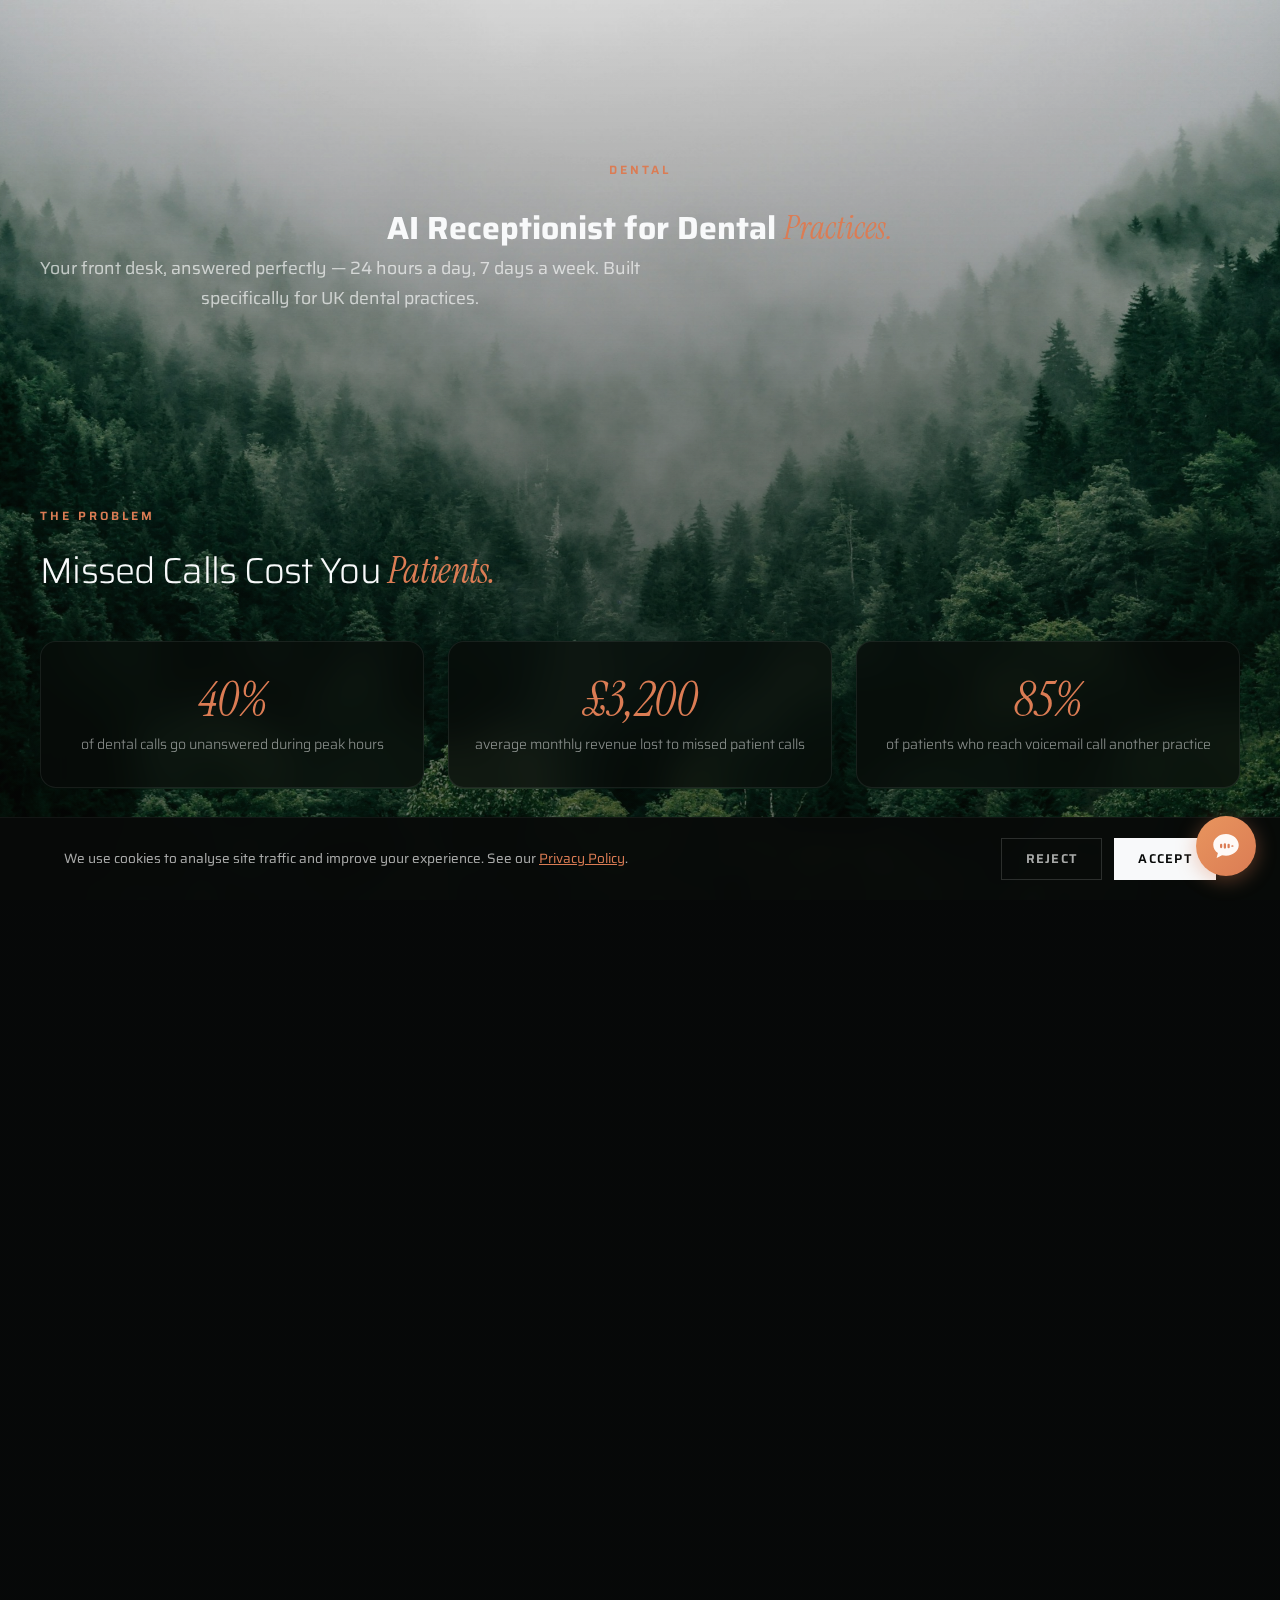
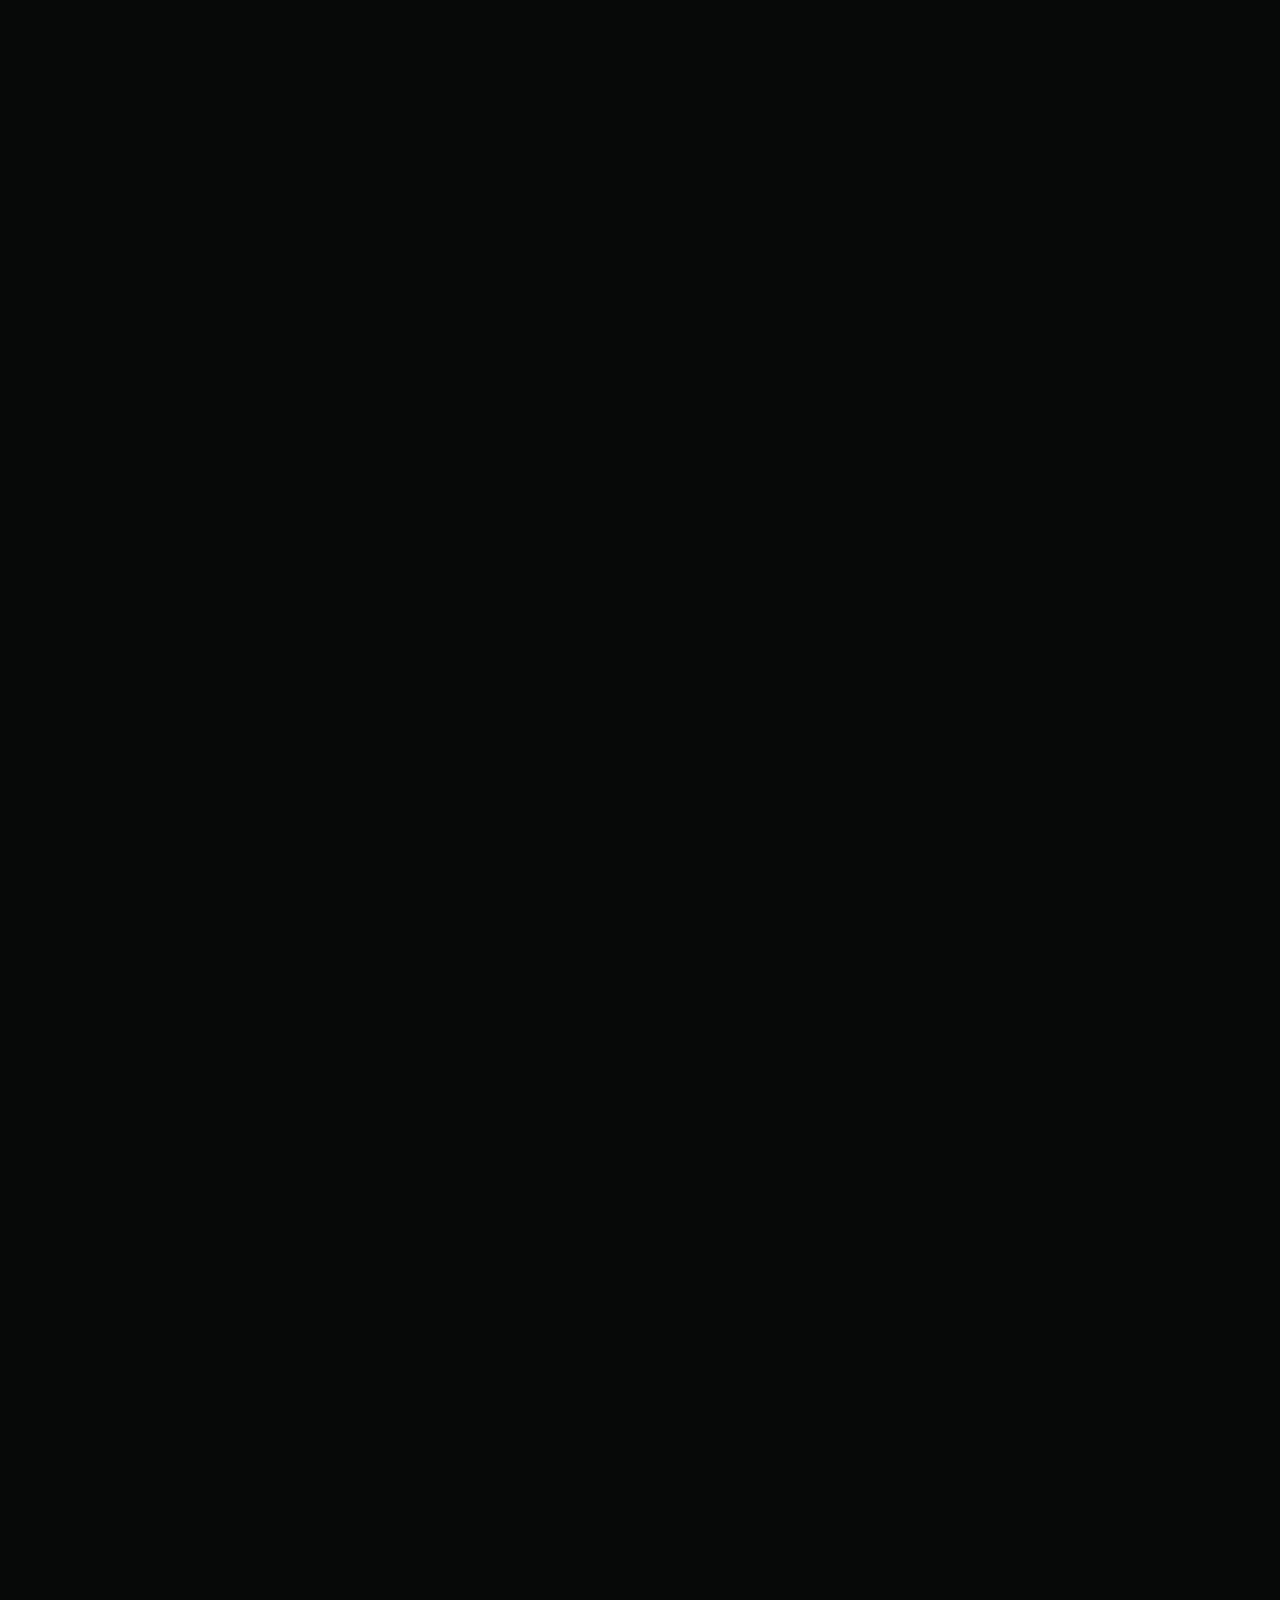
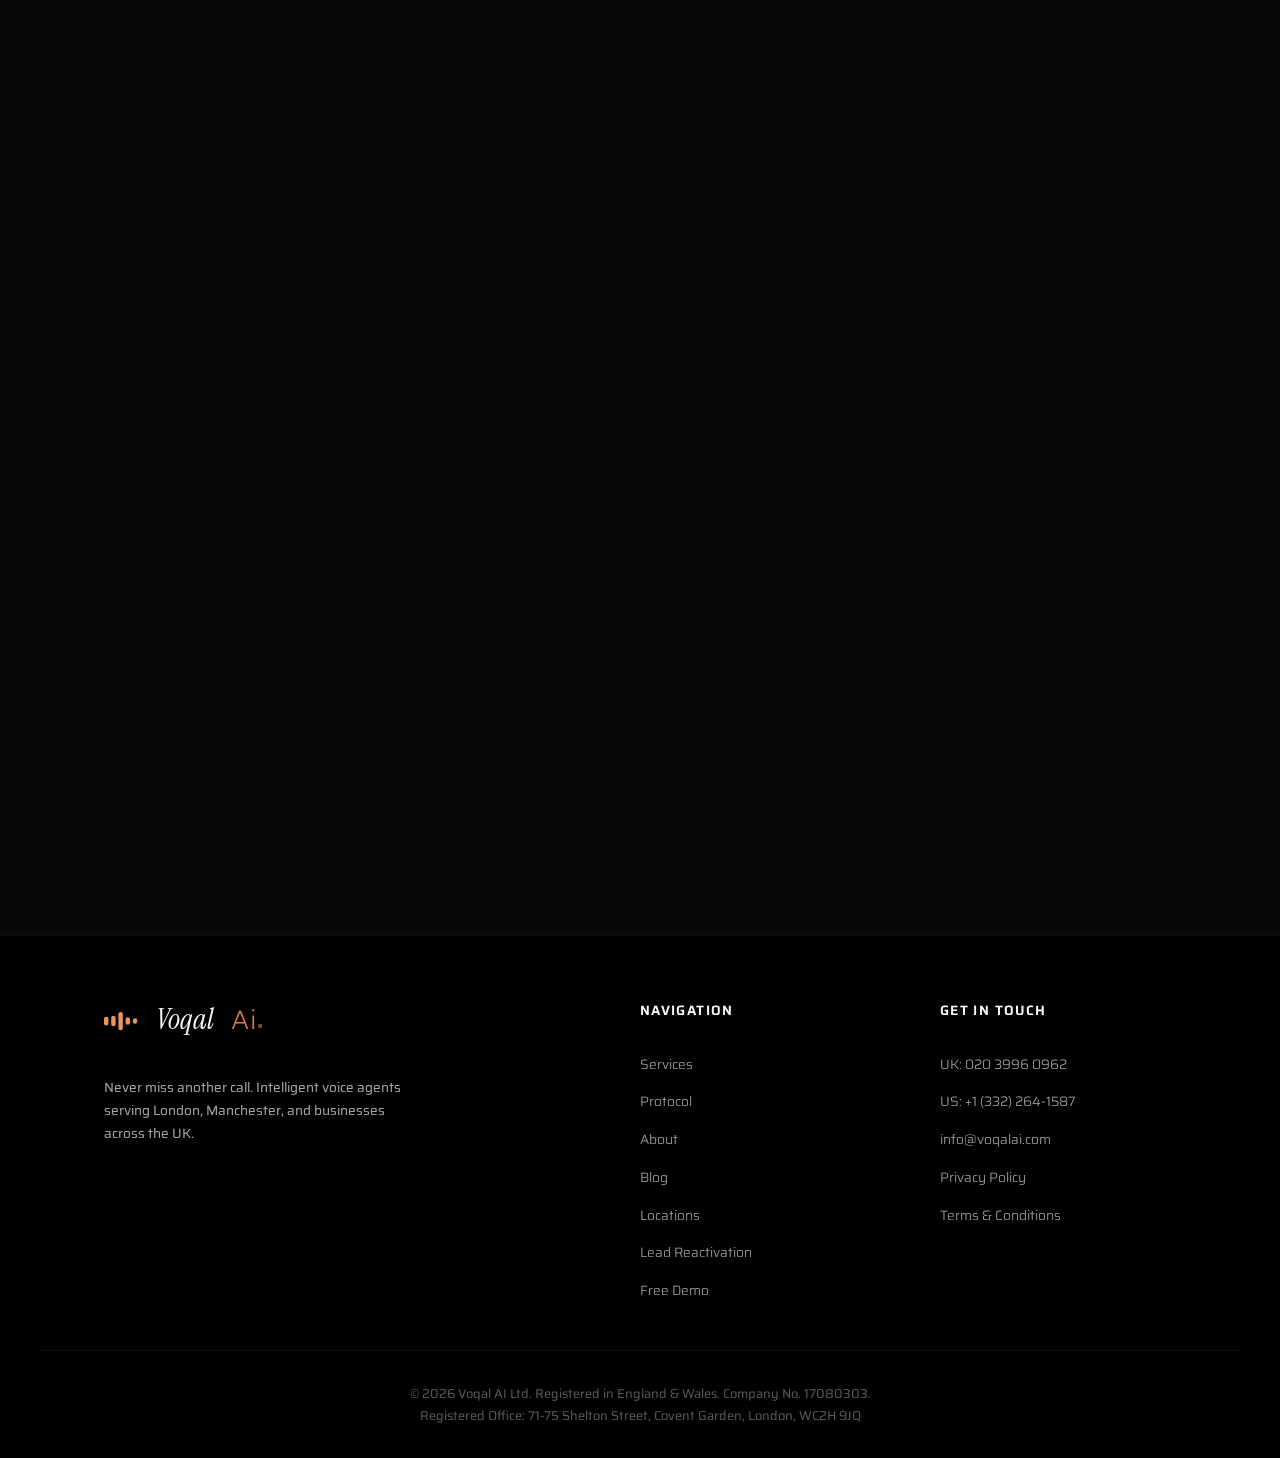
<file: ai-receptionist-dental-practices.html>
<!DOCTYPE html>
<html lang="en">
<head>
  <meta charset="UTF-8">
  <meta name="viewport" content="width=device-width, initial-scale=1.0">
  <title>AI Receptionist for Dental Practices UK | Voqal AI</title>
  <meta name="description" content="AI receptionist built for UK dental practices. Answers patient calls 24/7, books appointments, handles reschedules and cancellations. No contracts. From &pound;197/month.">
  <meta property="og:title" content="AI Receptionist for Dental Practices UK | Voqal AI">
  <meta property="og:description" content="AI receptionist built for UK dental practices. Answers patient calls 24/7, books appointments, handles reschedules and cancellations. No contracts.">
  <meta property="og:type" content="website">
  <meta property="og:url" content="https://voqalai.com/ai-receptionist-dental-practices.html">
  <meta property="og:site_name" content="Voqal AI">
  <meta property="og:image" content="https://voqalai.com/images/hero-forest.jpg">
  <meta property="og:locale" content="en_GB">
  <meta name="twitter:card" content="summary_large_image">
  <meta name="twitter:title" content="AI Receptionist for Dental Practices UK | Voqal AI">
  <meta name="twitter:description" content="AI receptionist built for UK dental practices. Answers patient calls 24/7, books appointments, handles reschedules and cancellations. No contracts.">
  <meta name="twitter:image" content="https://voqalai.com/images/hero-forest.jpg">
  <link rel="canonical" href="https://voqalai.com/ai-receptionist-dental-practices.html">
  <link rel="icon" href="favicon.svg" type="image/svg+xml">
  <link rel="icon" href="favicon-32.png" type="image/png" sizes="32x32">
  <link rel="apple-touch-icon" href="favicon.png">
  <link rel="stylesheet" href="css/style.css">
  <link rel="preconnect" href="https://dashboard.retellai.com">
  <link rel="preload" href="fonts/saira-latin.woff2" as="font" type="font/woff2" crossorigin>
  <link rel="preload" href="fonts/instrument-serif-regular.woff2" as="font" type="font/woff2" crossorigin>

  <!-- Structured Data -->
  <script type="application/ld+json">
  {
    "@context": "https://schema.org",
    "@type": "WebPage",
    "name": "AI Receptionist for Dental Practices",
    "description": "AI receptionist built for UK dental practices. Answers patient calls 24/7, books appointments, handles reschedules and cancellations.",
    "url": "https://voqalai.com/ai-receptionist-dental-practices.html",
    "breadcrumb": {
      "@type": "BreadcrumbList",
      "itemListElement": [
        { "@type": "ListItem", "position": 1, "name": "Home", "item": "https://voqalai.com/" },
        { "@type": "ListItem", "position": 2, "name": "AI Receptionist for Dental Practices", "item": "https://voqalai.com/ai-receptionist-dental-practices.html" }
      ]
    }
  }
  </script>

  <script type="application/ld+json">
  {
    "@context": "https://schema.org",
    "@type": "Service",
    "name": "AI Receptionist for Dental Practices",
    "provider": {
      "@type": "Organization",
      "name": "Voqal AI",
      "url": "https://voqalai.com"
    },
    "description": "24/7 AI voice receptionist built specifically for UK dental practices. Handles appointment booking, emergency triage, new patient intake, and after-hours coverage.",
    "areaServed": {
      "@type": "Country",
      "name": "United Kingdom"
    },
    "serviceType": "AI Voice Receptionist",
    "audience": {
      "@type": "Audience",
      "audienceType": "Dental Practices"
    }
  }
  </script>

  <script type="application/ld+json">
  {
    "@context": "https://schema.org",
    "@type": "FAQPage",
    "mainEntity": [
      {
        "@type": "Question",
        "name": "Can the AI book appointments directly into my dental software?",
        "acceptedAnswer": {
          "@type": "Answer",
          "text": "Yes. Our AI receptionist integrates with leading dental practice management systems including Dentally, Software of Excellence (SOE), and Exact. It can check availability, book appointments, and send confirmation messages to patients in real time. If your software has an API or calendar integration, we can connect to it."
        }
      },
      {
        "@type": "Question",
        "name": "How does it handle dental emergencies?",
        "acceptedAnswer": {
          "@type": "Answer",
          "text": "The AI is trained to recognise dental emergency keywords and symptoms. When a caller describes severe pain, trauma, uncontrolled bleeding, or swelling, the system immediately flags the call as urgent and routes it to your on-call dentist or emergency line. Non-urgent cases are booked into the next available slot."
        }
      },
      {
        "@type": "Question",
        "name": "Will patients know they're speaking to an AI?",
        "acceptedAnswer": {
          "@type": "Answer",
          "text": "Our voice agents are built to sound natural and professional. They use your practice's tone of voice, know your services and team, and handle complex scheduling queries. Many patients simply experience a helpful, immediate response without realising it's AI-powered."
        }
      },
      {
        "@type": "Question",
        "name": "What happens if the AI can't answer a question?",
        "acceptedAnswer": {
          "@type": "Answer",
          "text": "If the AI encounters a question outside its knowledge base, it takes the caller's details and promises a callback from your team. The message is logged and sent to your practice immediately via email or SMS, so nothing falls through the cracks."
        }
      },
      {
        "@type": "Question",
        "name": "How much does it cost for a dental practice?",
        "acceptedAnswer": {
          "@type": "Answer",
          "text": "Our managed service plans start from £197 per month for 200 minutes, with no contracts or hidden fees. Most dental practices find the Pro plan at £397 per month (500 minutes) covers their call volume comfortably. We also offer one-off build and handover packages from £997."
        }
      },
      {
        "@type": "Question",
        "name": "Can it handle NHS and private patient enquiries differently?",
        "acceptedAnswer": {
          "@type": "Answer",
          "text": "Absolutely. The AI can be configured to distinguish between NHS and private callers, routing them through different booking flows, quoting different pricing, and directing them to the appropriate appointment types. It can also explain NHS availability and private treatment options clearly."
        }
      }
    ]
  }
  </script>

</head>
<body>

  <!-- Fixed Background Image -->
  <div class="page-background" style="background-image: url('images/hero-forest.jpg');"></div>

  <!-- Page Overlay -->
  <div class="page-overlay">

    <!-- Navigation -->
    <nav id="navbar" class="fade-up-1 scrolled">
      <a href="index.html" class="logo"><svg viewBox="0 0 295 65" fill="none" xmlns="http://www.w3.org/2000/svg">
  <defs><linearGradient id="wf-grad" x1="0" y1="15" x2="0" y2="75"><stop offset="0%" stop-color="#e8955e"/><stop offset="100%" stop-color="#db7c54"/></linearGradient></defs>
  <rect x="0" y="27" width="8" height="22" rx="4" fill="url(#wf-grad)"><animate attributeName="height" values="22;7.7;22" dur="1.2s" begin="0s" repeatCount="indefinite"/><animate attributeName="y" values="27;34.15;27" dur="1.2s" begin="0s" repeatCount="indefinite"/></rect>
  <rect x="13" y="19" width="8" height="38" rx="4" fill="url(#wf-grad)"><animate attributeName="height" values="38;13.3;38" dur="1.2s" begin="0.2s" repeatCount="indefinite"/><animate attributeName="y" values="19;31.35;19" dur="1.2s" begin="0.2s" repeatCount="indefinite"/></rect>
  <rect x="26" y="11" width="8" height="54" rx="4" fill="url(#wf-grad)"><animate attributeName="height" values="54;18.9;54" dur="1.2s" begin="0.1s" repeatCount="indefinite"/><animate attributeName="y" values="11;28.55;11" dur="1.2s" begin="0.1s" repeatCount="indefinite"/></rect>
  <rect x="39" y="21" width="8" height="34" rx="4" fill="url(#wf-grad)"><animate attributeName="height" values="34;11.9;34" dur="1.2s" begin="0.3s" repeatCount="indefinite"/><animate attributeName="y" values="21;32.05;21" dur="1.2s" begin="0.3s" repeatCount="indefinite"/></rect>
  <rect x="52" y="29" width="8" height="18" rx="4" fill="url(#wf-grad)"><animate attributeName="height" values="18;6.3;18" dur="1.2s" begin="0.15s" repeatCount="indefinite"/><animate attributeName="y" values="29;34.85;29" dur="1.2s" begin="0.15s" repeatCount="indefinite"/></rect>
  <line x1="76" y1="12" x2="76" y2="64" stroke="rgba(255,255,255,0.06)" stroke-width="1"/>
  <text x="94" y="52" font-family="'Instrument Serif', Georgia, serif" font-weight="400" font-style="italic" font-size="52" fill="#f8f9fa" letter-spacing="1">Voqal</text>
  <text x="230" y="52" font-family="'Saira', sans-serif" font-weight="300" font-size="48" fill="#db7c54" letter-spacing="2">Ai</text>
  <circle cx="282" cy="47" r="4" fill="#db7c54"><animate attributeName="opacity" values="1;0.4;1" dur="2.5s" repeatCount="indefinite"/></circle>
</svg></a>
      <ul class="nav-links" id="navLinks">
        <li><a href="index.html#services">Services</a></li>
        <li><a href="index.html#protocol">Protocol</a></li>
        <li><a href="pricing.html">Pricing</a></li>
        <li><a href="about.html">About</a></li>
        <li><a href="blog/">Blog</a></li>
        <li><a href="index.html#demo">Contact</a></li>
      </ul>
      <a href="index.html#demo" class="btn-nav">Book Demo</a>
      <button class="mobile-toggle" id="mobileToggle" aria-label="Toggle menu">
        <span></span><span></span><span></span>
      </button>
    </nav>

    <!-- Main Content -->
    <main class="content-wrapper">

      <!-- Hero -->
      <section class="subpage-header container">
        <div class="reveal">
          <span class="section-label">Dental</span>
          <h1>AI Receptionist for Dental <span class="italic-accent">Practices.</span></h1>
          <p>Your front desk, answered perfectly &mdash; 24 hours a day, 7 days a week. Built specifically for UK dental practices.</p>
        </div>
      </section>

      <!-- The Problem -->
      <section class="section-padding container problem-section">
        <div class="reveal">
          <span class="section-label">The Problem</span>
          <h2>Missed Calls Cost You <span class="italic-accent">Patients.</span></h2>
        </div>

        <div class="stats-grid-3 reveal" style="transition-delay: 0.1s;">
          <div class="stat-block-lg">
            <div class="stat-big">40%</div>
            <div class="stat-desc">of dental calls go unanswered during peak hours</div>
          </div>
          <div class="stat-block-lg">
            <div class="stat-big">&pound;3,200</div>
            <div class="stat-desc">average monthly revenue lost to missed patient calls</div>
          </div>
          <div class="stat-block-lg">
            <div class="stat-big">85%</div>
            <div class="stat-desc">of patients who reach voicemail call another practice</div>
          </div>
        </div>

        <p class="problem-copy reveal" style="transition-delay: 0.2s;">Your reception team is busy with patients in the chair, handling check-ins, processing payments, and managing paperwork. When the phone rings during peak hours, it goes to voicemail &mdash; and that patient calls the next practice on Google. Every missed call is a missed booking, a missed recall, and potentially years of lost patient value.</p>
      </section>

      <!-- Solution -->
      <section class="section-padding container" id="services">
        <div class="reveal">
          <span class="section-label">The Solution</span>
          <h2>An AI Receptionist Built for <span class="italic-accent">Dentistry.</span></h2>
          <p>Purpose-built voice AI that understands dental workflows, terminology, and patient expectations.</p>
        </div>

        <div class="services-grid">
          <div class="service-card reveal">
            <div class="icon">I.</div>
            <h3>Appointment Booking &amp; Rescheduling</h3>
            <p>Books, reschedules, and cancels appointments in real time. Syncs directly with your dental practice management software so your diary is always accurate.</p>
          </div>

          <div class="service-card reveal" style="transition-delay: 0.1s;">
            <div class="icon">II.</div>
            <h3>Emergency Triage</h3>
            <p>Recognises dental emergencies &mdash; trauma, severe pain, swelling, uncontrolled bleeding &mdash; and routes urgent calls directly to your on-call dentist or emergency line.</p>
          </div>

          <div class="service-card reveal" style="transition-delay: 0.2s;">
            <div class="icon">III.</div>
            <h3>New Patient Intake</h3>
            <p>Captures new patient details, insurance information, and medical history flags before they arrive. Reduces admin time and ensures a smooth first visit.</p>
          </div>

          <div class="service-card reveal" style="transition-delay: 0.3s;">
            <div class="icon">IV.</div>
            <h3>After-Hours Coverage</h3>
            <p>Answers every call 24/7 &mdash; evenings, weekends, and bank holidays. Patients get immediate assistance, and your practice never misses an enquiry.</p>
          </div>
        </div>
      </section>

      <!-- How It Works -->
      <section class="section-padding container protocol-section">
        <div class="reveal">
          <span class="section-label">How It Works</span>
          <h2>The <span class="italic-accent">Protocol.</span></h2>
        </div>

        <div class="protocol-grid">
          <div class="protocol-step reveal">
            <div class="step-number">01</div>
            <h3>Practice Onboarding</h3>
            <p>We learn your practice inside out &mdash; services, team, opening hours, booking rules, NHS and private workflows. Your AI receptionist is built to sound and operate exactly like your best front-desk staff.</p>
          </div>

          <div class="protocol-step reveal" style="transition-delay: 0.1s;">
            <div class="step-number">02</div>
            <h3>Build &amp; Test</h3>
            <p>Within 48 hours, your custom voice agent is ready for testing. Call it yourself, run through scenarios, and refine until it handles every situation to your standard.</p>
          </div>

          <div class="protocol-step reveal" style="transition-delay: 0.2s;">
            <div class="step-number">03</div>
            <h3>Go Live</h3>
            <p>We connect the AI to your phone system. It begins answering calls alongside your team &mdash; or handles them entirely. No disruption, no downtime, no training required.</p>
          </div>
        </div>
      </section>

      <!-- FAQ -->
      <section class="section-padding container faq-section">
        <div class="reveal">
          <span class="section-label">FAQ</span>
          <h2>Common <span class="italic-accent">Questions.</span></h2>
        </div>

        <div class="faq-list reveal" style="transition-delay: 0.1s;">
          <div class="faq-item">
            <button class="faq-question" onclick="toggleFaq(this)">
              <span>Can the AI book appointments directly into my dental software?</span>
              <span class="faq-icon">+</span>
            </button>
            <div class="faq-answer">
              <p>Yes. Our AI receptionist integrates with leading dental practice management systems including Dentally, Software of Excellence (SOE), and Exact. It can check availability, book appointments, and send confirmation messages to patients in real time. If your software has an API or calendar integration, we can connect to it.</p>
            </div>
          </div>

          <div class="faq-item">
            <button class="faq-question" onclick="toggleFaq(this)">
              <span>How does it handle dental emergencies?</span>
              <span class="faq-icon">+</span>
            </button>
            <div class="faq-answer">
              <p>The AI is trained to recognise dental emergency keywords and symptoms. When a caller describes severe pain, trauma, uncontrolled bleeding, or swelling, the system immediately flags the call as urgent and routes it to your on-call dentist or emergency line. Non-urgent cases are booked into the next available slot.</p>
            </div>
          </div>

          <div class="faq-item">
            <button class="faq-question" onclick="toggleFaq(this)">
              <span>Will patients know they're speaking to an AI?</span>
              <span class="faq-icon">+</span>
            </button>
            <div class="faq-answer">
              <p>Our voice agents are built to sound natural and professional. They use your practice&rsquo;s tone of voice, know your services and team, and handle complex scheduling queries. Many patients simply experience a helpful, immediate response without realising it&rsquo;s AI-powered.</p>
            </div>
          </div>

          <div class="faq-item">
            <button class="faq-question" onclick="toggleFaq(this)">
              <span>What happens if the AI can't answer a question?</span>
              <span class="faq-icon">+</span>
            </button>
            <div class="faq-answer">
              <p>If the AI encounters a question outside its knowledge base, it takes the caller&rsquo;s details and promises a callback from your team. The message is logged and sent to your practice immediately via email or SMS, so nothing falls through the cracks.</p>
            </div>
          </div>

          <div class="faq-item">
            <button class="faq-question" onclick="toggleFaq(this)">
              <span>How much does it cost for a dental practice?</span>
              <span class="faq-icon">+</span>
            </button>
            <div class="faq-answer">
              <p>Our managed service plans start from &pound;197 per month for 200 minutes, with no contracts or hidden fees. Most dental practices find the Pro plan at &pound;397 per month (500 minutes) covers their call volume comfortably. We also offer one-off build and handover packages from &pound;997. <a href="pricing.html" style="color: var(--accent);">View full pricing &rarr;</a></p>
            </div>
          </div>

          <div class="faq-item">
            <button class="faq-question" onclick="toggleFaq(this)">
              <span>Can it handle NHS and private patient enquiries differently?</span>
              <span class="faq-icon">+</span>
            </button>
            <div class="faq-answer">
              <p>Absolutely. The AI can be configured to distinguish between NHS and private callers, routing them through different booking flows, quoting different pricing, and directing them to the appropriate appointment types. It can also explain NHS availability and private treatment options clearly.</p>
            </div>
          </div>
        </div>
      </section>

      <!-- CTA -->
      <section class="container pricing-bottom-cta">
        <div class="reveal">
          <span class="section-label">Ready to Start?</span>
          <h2>Book a Free <span class="italic-accent">Demo.</span></h2>
          <p>See how our AI receptionist handles real dental practice calls. No pressure, no commitment &mdash; just a live demonstration tailored to your practice.</p>
          <a href="index.html#demo" class="btn-pricing-cta">Book Free Demo &rarr;</a>
        </div>
      </section>

    </main>

    <!-- FOOTER -->
    <footer>
      <div class="container footer-grid">
        <div>
          <a href="index.html" class="logo footer-logo"><svg viewBox="0 0 295 65" fill="none" xmlns="http://www.w3.org/2000/svg">
  <defs><linearGradient id="wf-grad2" x1="0" y1="15" x2="0" y2="75"><stop offset="0%" stop-color="#e8955e"/><stop offset="100%" stop-color="#db7c54"/></linearGradient></defs>
  <rect x="0" y="27" width="8" height="22" rx="4" fill="url(#wf-grad2)"><animate attributeName="height" values="22;7.7;22" dur="1.2s" begin="0s" repeatCount="indefinite"/><animate attributeName="y" values="27;34.15;27" dur="1.2s" begin="0s" repeatCount="indefinite"/></rect>
  <rect x="13" y="19" width="8" height="38" rx="4" fill="url(#wf-grad2)"><animate attributeName="height" values="38;13.3;38" dur="1.2s" begin="0.2s" repeatCount="indefinite"/><animate attributeName="y" values="19;31.35;19" dur="1.2s" begin="0.2s" repeatCount="indefinite"/></rect>
  <rect x="26" y="11" width="8" height="54" rx="4" fill="url(#wf-grad2)"><animate attributeName="height" values="54;18.9;54" dur="1.2s" begin="0.1s" repeatCount="indefinite"/><animate attributeName="y" values="11;28.55;11" dur="1.2s" begin="0.1s" repeatCount="indefinite"/></rect>
  <rect x="39" y="21" width="8" height="34" rx="4" fill="url(#wf-grad2)"><animate attributeName="height" values="34;11.9;34" dur="1.2s" begin="0.3s" repeatCount="indefinite"/><animate attributeName="y" values="21;32.05;21" dur="1.2s" begin="0.3s" repeatCount="indefinite"/></rect>
  <rect x="52" y="29" width="8" height="18" rx="4" fill="url(#wf-grad2)"><animate attributeName="height" values="18;6.3;18" dur="1.2s" begin="0.15s" repeatCount="indefinite"/><animate attributeName="y" values="29;34.85;29" dur="1.2s" begin="0.15s" repeatCount="indefinite"/></rect>
  <line x1="76" y1="12" x2="76" y2="64" stroke="rgba(255,255,255,0.06)" stroke-width="1"/>
  <text x="94" y="52" font-family="'Instrument Serif', Georgia, serif" font-weight="400" font-style="italic" font-size="52" fill="#f8f9fa" letter-spacing="1">Voqal</text>
  <text x="230" y="52" font-family="'Saira', sans-serif" font-weight="300" font-size="48" fill="#db7c54" letter-spacing="2">Ai</text>
  <circle cx="282" cy="47" r="4" fill="#db7c54"><animate attributeName="opacity" values="1;0.4;1" dur="2.5s" repeatCount="indefinite"/></circle>
</svg></a>
          <p class="footer-tagline">Never miss another call. Intelligent voice agents serving London, Manchester, and businesses across the UK.</p>
        </div>
        <div class="footer-links">
          <p class="footer-heading">Navigation</p>
          <a href="index.html#services">Services</a>
          <a href="index.html#protocol">Protocol</a>
          <a href="about.html">About</a>
          <a href="blog/">Blog</a>
          <a href="locations.html">Locations</a>
          <a href="lead-reactivation.html">Lead Reactivation</a>
          <a href="index.html#demo">Free Demo</a>
        </div>
        <div class="footer-links">
          <p class="footer-heading">Get in Touch</p>
          <a href="tel:+442039960962">UK: 020 3996 0962</a>
          <a href="tel:+13322641587">US: +1 (332) 264-1587</a>
          <a href="mailto:info@voqalai.com">info@voqalai.com</a>
          <a href="privacy.html">Privacy Policy</a>
          <a href="terms.html">Terms & Conditions</a>
        </div>
      </div>
      <div class="container footer-bottom">
        <p>&copy; 2026 Voqal AI Ltd. Registered in England &amp; Wales. Company No. 17080303.</p>
        <p class="footer-address">Registered Office: 71-75 Shelton Street, Covent Garden, London, WC2H 9JQ</p>
      </div>
    </footer>

  </div>

  <!-- Retell AI Chat Widget -->
  <script
    id="retell-widget"
    src="https://dashboard.retellai.com/retell-widget.js"
    type="module"
    data-public-key="public_key_692e22f82e27e1f57afe6"
    data-agent-id="agent_42e2f4ee39b0f6db2cbe9db919"
    data-title="Chat with Aria"
    data-color="#db7c54"
    data-logo-url="https://voqalai.com/favicon.png"
    data-bot-name="Aria"
    data-popup-message="Hey! Got questions? Chat with us."
    data-show-ai-popup="true"
    data-show-ai-popup-time="15"
  ></script>
  <!-- Custom Chat Launcher -->
  <button id="voqalChatLauncher" aria-label="Chat with Aria" style="
    position: fixed; bottom: 24px; right: 24px; z-index: 1000000;
    width: 60px; height: 60px; border-radius: 50%; border: none; cursor: pointer;
    background: linear-gradient(135deg, #e8955e, #db7c54);
    box-shadow: 0 4px 20px rgba(219,124,84,0.4);
    display: flex; align-items: center; justify-content: center;
    transition: transform 0.3s ease, box-shadow 0.3s ease;
  ">
    <svg width="30" height="30" viewBox="0 0 40 40" fill="none" xmlns="http://www.w3.org/2000/svg">
      <path d="M20 4C10.6 4 3 10.4 3 18.2c0 4.5 2.4 8.5 6.2 11.2L7.5 36l7.2-3.6c1.7 0.4 3.4 0.6 5.3 0.6 9.4 0 17-6.4 17-14.2S29.4 4 20 4z" fill="white" opacity="0.95"/>
      <rect x="12" y="16" width="3" height="8" rx="1.5" fill="#db7c54"><animate attributeName="height" values="8;3;8" dur="1.2s" begin="0s" repeatCount="indefinite"/><animate attributeName="y" values="16;18.5;16" dur="1.2s" begin="0s" repeatCount="indefinite"/></rect>
      <rect x="17" y="13" width="3" height="14" rx="1.5" fill="#db7c54"><animate attributeName="height" values="14;5;14" dur="1.2s" begin="0.2s" repeatCount="indefinite"/><animate attributeName="y" values="13;17.5;13" dur="1.2s" begin="0.2s" repeatCount="indefinite"/></rect>
      <rect x="22" y="15" width="3" height="10" rx="1.5" fill="#db7c54"><animate attributeName="height" values="10;3.5;10" dur="1.2s" begin="0.1s" repeatCount="indefinite"/><animate attributeName="y" values="15;18.25;15" dur="1.2s" begin="0.1s" repeatCount="indefinite"/></rect>
      <rect x="27" y="17" width="3" height="6" rx="1.5" fill="#db7c54"><animate attributeName="height" values="6;2;6" dur="1.2s" begin="0.3s" repeatCount="indefinite"/><animate attributeName="y" values="17;19;17" dur="1.2s" begin="0.3s" repeatCount="indefinite"/></rect>
    </svg>
  </button>
  <script>
    // Custom launcher: hide Retell's default FAB, resize chat, wire up click
    (function retellCustomize() {
      var host = null;
      document.querySelectorAll('div').forEach(function(el) {
        if (el.shadowRoot && el.style.position === 'fixed' && el.style.zIndex === '999999') host = el;
      });
      if (host && host.shadowRoot) {
        var s = document.createElement('style');
        s.textContent = '.retell-chat-window { max-height: 350px !important; height: 350px !important; } #retell-fab { display: none !important; } .retell-popup-container { bottom: 70px !important; right: 0 !important; }';
        host.shadowRoot.appendChild(s);
        // Change input placeholder
        var inp = host.shadowRoot.querySelector('input[placeholder], textarea[placeholder]');
        if (inp) inp.placeholder = 'Ask us anything...';
        // Wire custom launcher to toggle Retell chat
        var fab = host.shadowRoot.querySelector('#retell-fab');
        document.getElementById('voqalChatLauncher').addEventListener('click', function() {
          if (fab) fab.click();
        });
        // Hover effect
        var btn = document.getElementById('voqalChatLauncher');
        btn.addEventListener('mouseenter', function() { btn.style.transform = 'scale(1.1)'; btn.style.boxShadow = '0 6px 28px rgba(219,124,84,0.5)'; });
        btn.addEventListener('mouseleave', function() { btn.style.transform = 'scale(1)'; btn.style.boxShadow = '0 4px 20px rgba(219,124,84,0.4)'; });
      } else {
        setTimeout(retellCustomize, 500);
      }
    })();
  </script>

  <!-- GDPR Cookie Consent Banner -->
  <div id="cookieBanner" class="cookie-banner" style="display:none;">
    <p>We use cookies to analyse site traffic and improve your experience. See our <a href="privacy.html">Privacy Policy</a>.</p>
    <div class="cookie-buttons">
      <button id="cookieReject" class="btn-cookie btn-cookie-reject">Reject</button>
      <button id="cookieAccept" class="btn-cookie">Accept</button>
    </div>
  </div>

  <script>
    // Navbar scroll effect
    const navbar = document.getElementById('navbar');
    window.addEventListener('scroll', () => {
      navbar.classList.toggle('scrolled', window.scrollY > 50);
    });

    // Mobile menu toggle
    const mobileToggle = document.getElementById('mobileToggle');
    const navLinks = document.getElementById('navLinks');
    mobileToggle.addEventListener('click', () => {
      navLinks.classList.toggle('active');
      mobileToggle.classList.toggle('active');
    });
    navLinks.querySelectorAll('a').forEach(link => {
      link.addEventListener('click', () => {
        navLinks.classList.remove('active');
        mobileToggle.classList.remove('active');
      });
    });

    // Smooth scroll
    document.querySelectorAll('a[href^="#"]').forEach(anchor => {
      anchor.addEventListener('click', function(e) {
        if (this.getAttribute('href') === '#') return;
        e.preventDefault();
        const target = document.querySelector(this.getAttribute('href'));
        if (target) target.scrollIntoView({ behavior: 'smooth', block: 'start' });
      });
    });

    // Scroll reveal
    function reveal() {
      document.querySelectorAll('.reveal').forEach(el => {
        if (el.getBoundingClientRect().top < window.innerHeight - 100) {
          el.classList.add('active');
        }
      });
    }
    window.addEventListener('scroll', reveal);
    reveal();

    // FAQ Accordion
    function toggleFaq(btn) {
      const item = btn.parentElement;
      const wasOpen = item.classList.contains('open');
      document.querySelectorAll('.faq-item').forEach(function(el) {
        el.classList.remove('open');
      });
      if (!wasOpen) {
        item.classList.add('open');
      }
    }

    // GDPR Cookie Consent
    (function() {
      function loadGTM() {}
      var consent = localStorage.getItem('cookieConsent');
      if (consent === 'accepted') { loadGTM(); }
      else if (consent !== 'rejected') { document.getElementById('cookieBanner').style.display = 'flex'; }
      document.getElementById('cookieAccept').addEventListener('click', function() {
        localStorage.setItem('cookieConsent', 'accepted');
        document.getElementById('cookieBanner').style.display = 'none';
        loadGTM();
      });
      document.getElementById('cookieReject').addEventListener('click', function() {
        localStorage.setItem('cookieConsent', 'rejected');
        document.getElementById('cookieBanner').style.display = 'none';
      });
    })();
  </script>

</body>
</html>
</file>
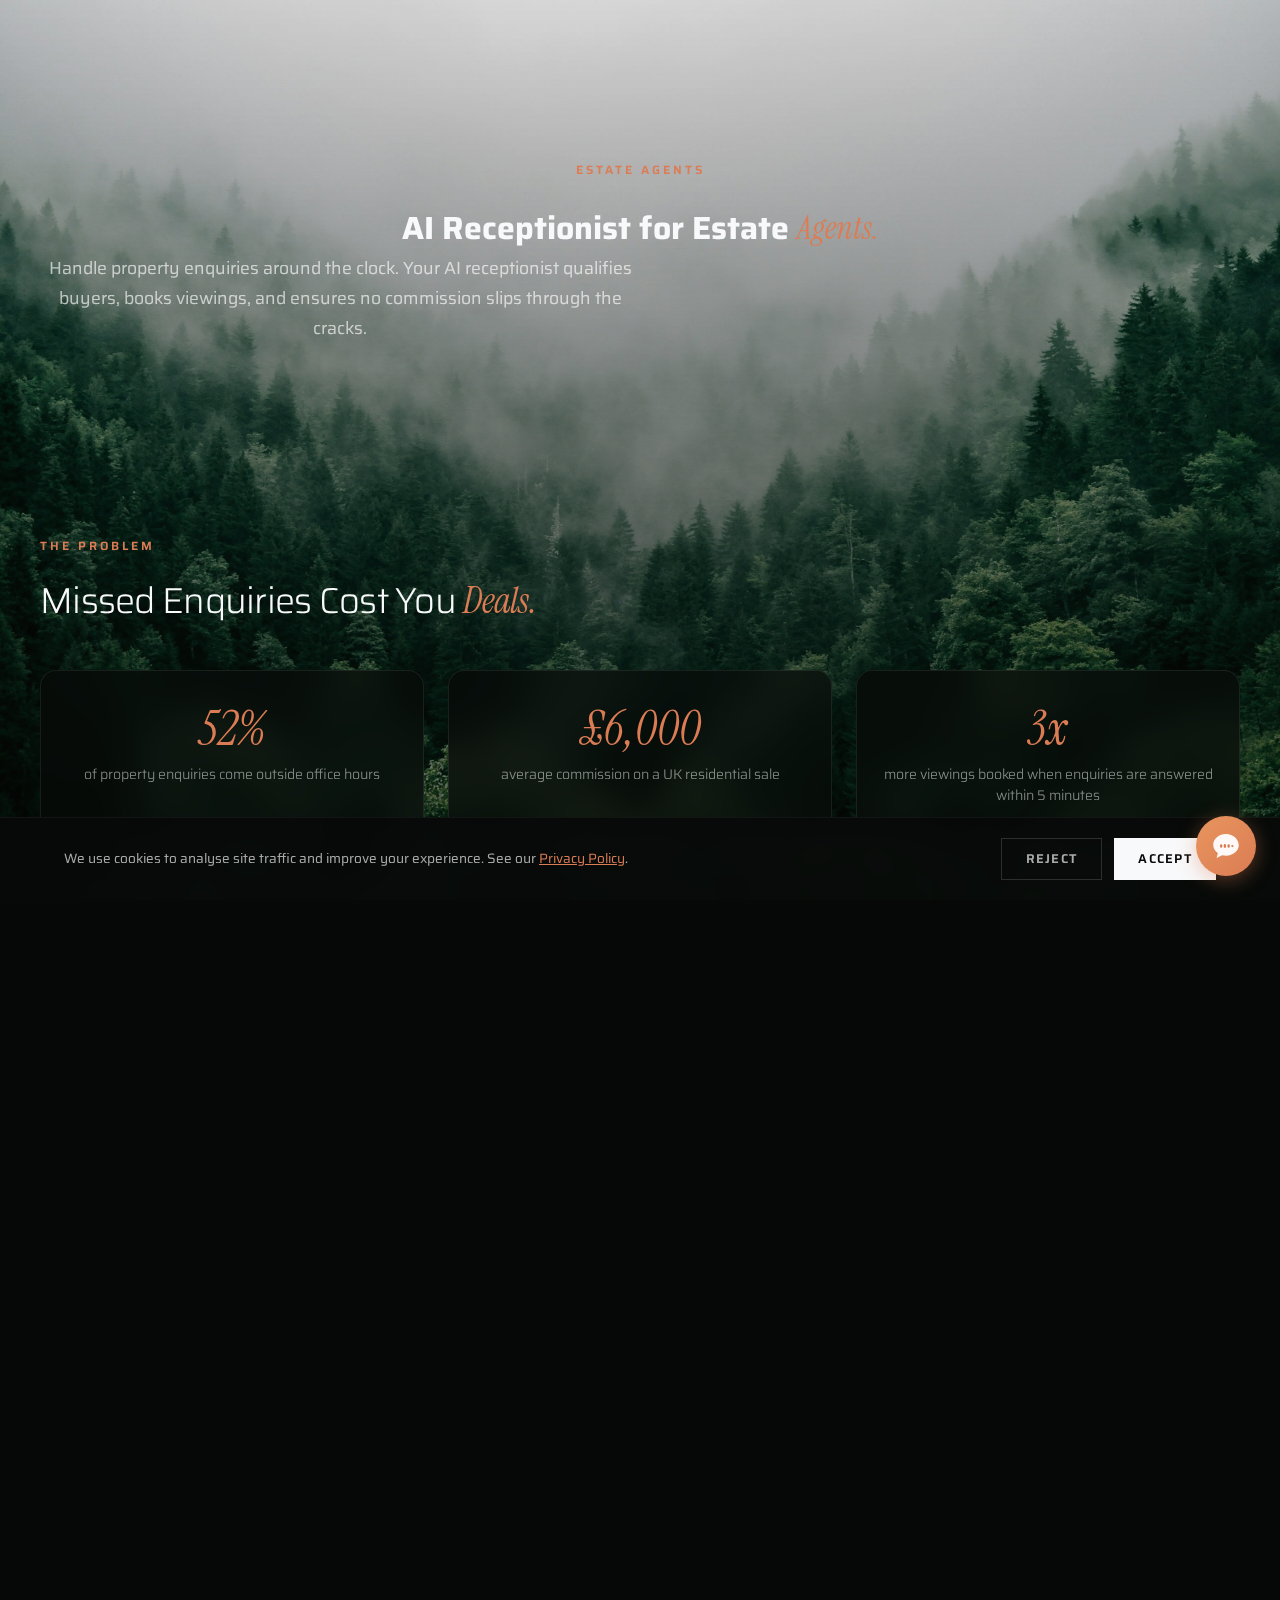
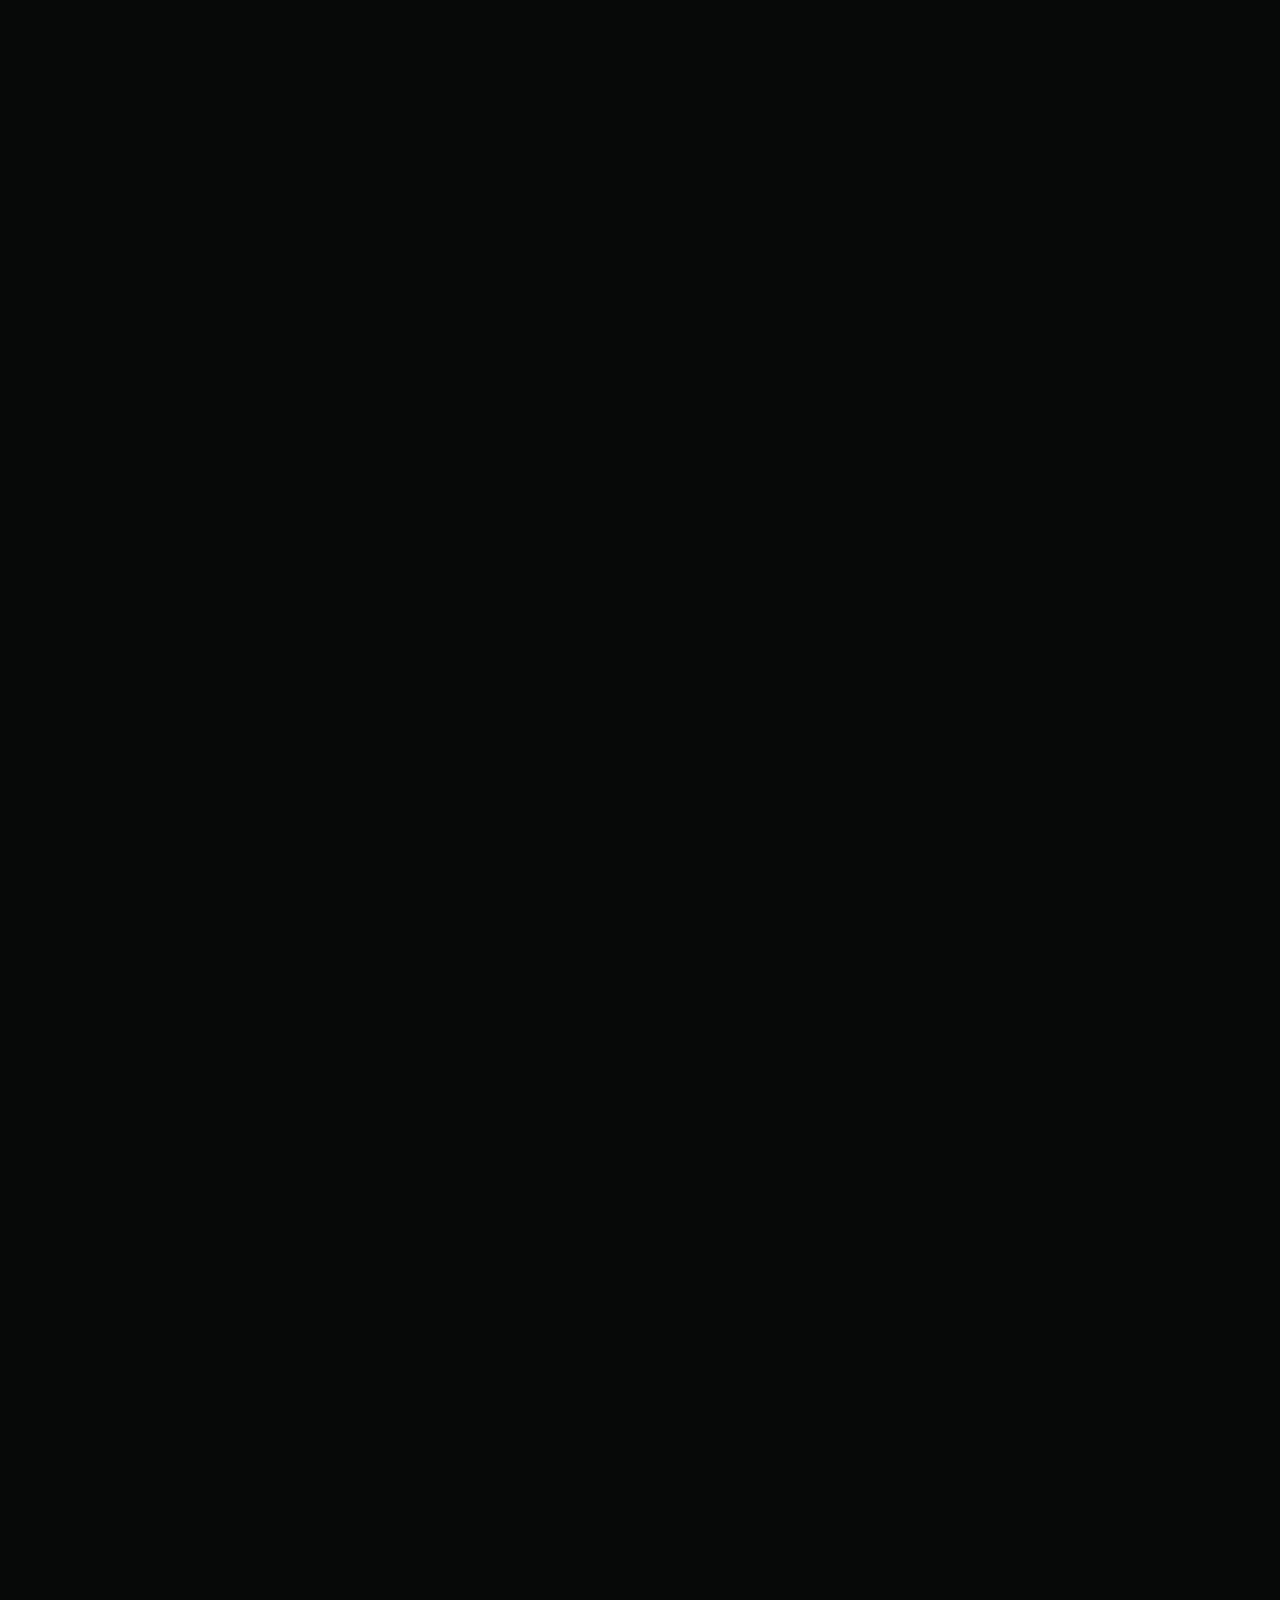
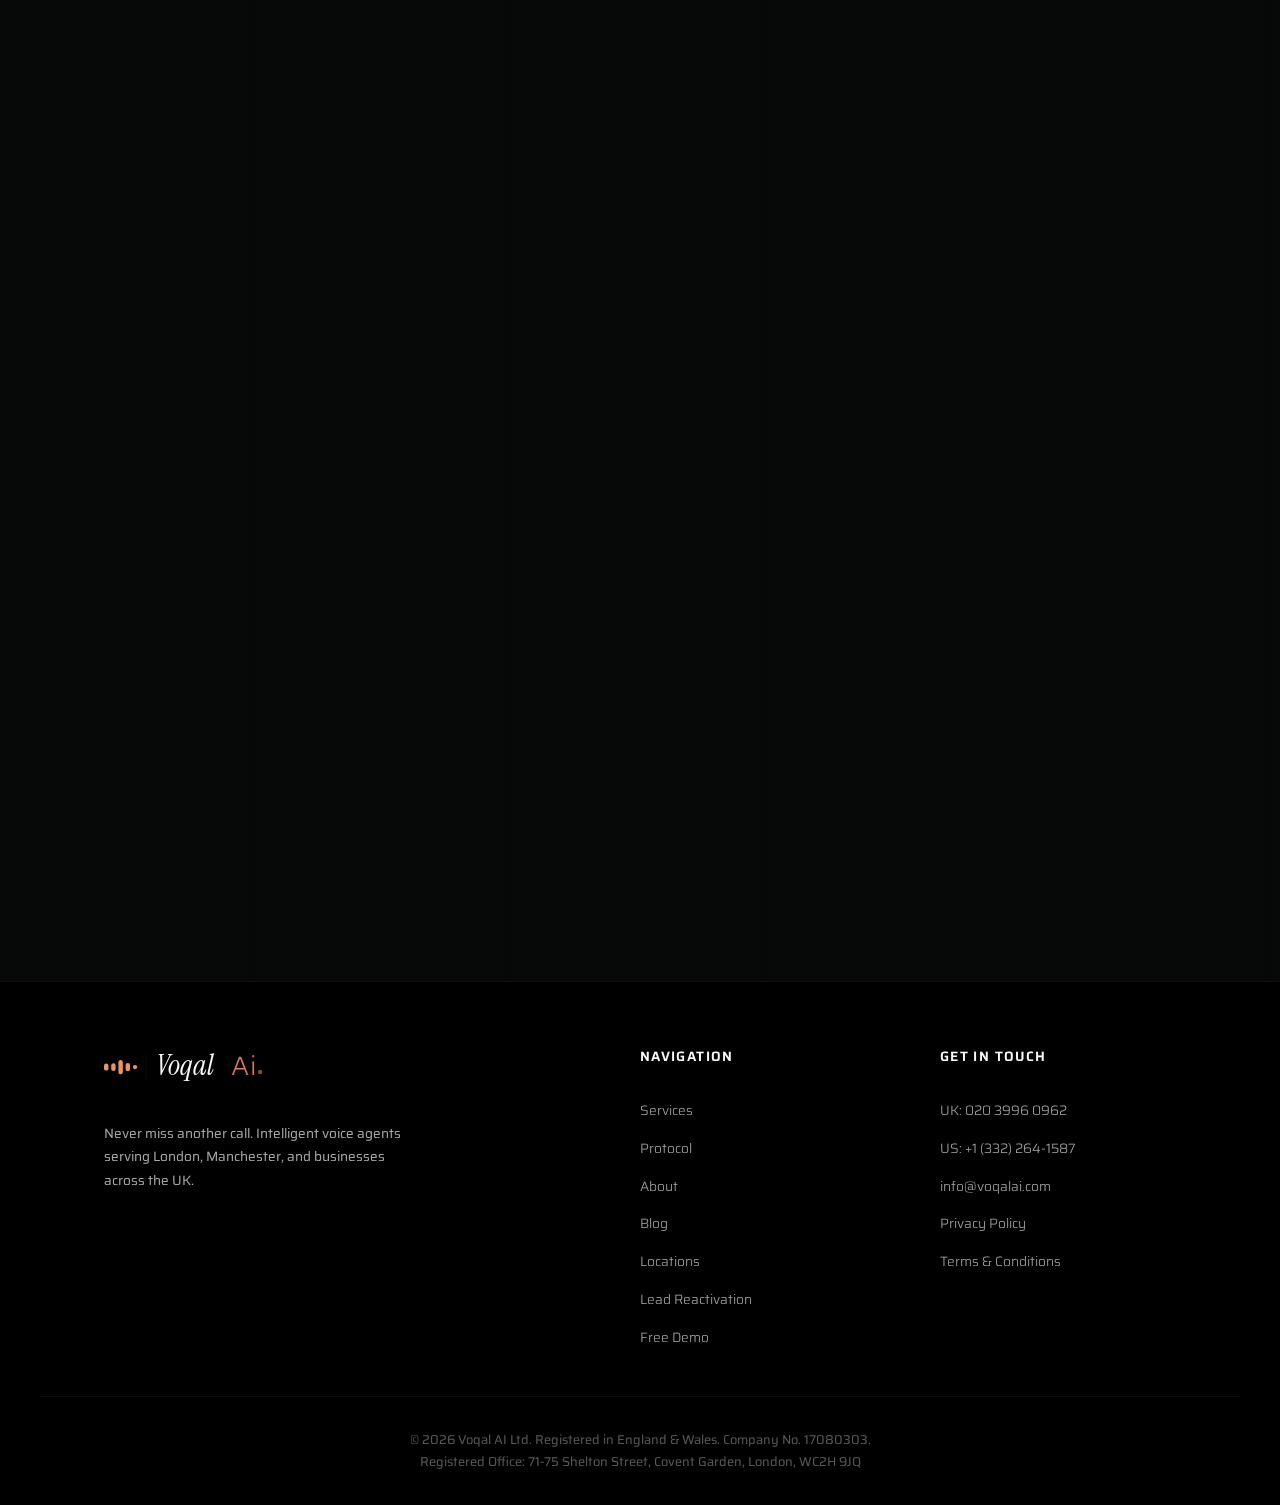
<file: ai-receptionist-estate-agents.html>
<!DOCTYPE html>
<html lang="en">
<head>
  <meta charset="UTF-8">
  <meta name="viewport" content="width=device-width, initial-scale=1.0">
  <title>AI Receptionist for Estate Agents UK | Voqal AI</title>
  <meta name="description" content="AI receptionist for UK estate agents. Handles property enquiries 24/7, books viewings, qualifies buyers and tenants. No contracts. From £197/month.">
  <meta property="og:title" content="AI Receptionist for Estate Agents UK | Voqal AI">
  <meta property="og:description" content="AI receptionist for UK estate agents. Handles property enquiries 24/7, books viewings, qualifies buyers and tenants. No contracts. From £197/month.">
  <meta property="og:type" content="website">
  <meta property="og:url" content="https://voqalai.com/ai-receptionist-estate-agents.html">
  <meta property="og:site_name" content="Voqal AI">
  <meta property="og:image" content="https://voqalai.com/images/hero-forest.jpg">
  <meta property="og:locale" content="en_GB">
  <meta name="twitter:card" content="summary_large_image">
  <meta name="twitter:title" content="AI Receptionist for Estate Agents UK | Voqal AI">
  <meta name="twitter:description" content="AI receptionist for UK estate agents. Handles property enquiries 24/7, books viewings, qualifies buyers and tenants. No contracts. From £197/month.">
  <meta name="twitter:image" content="https://voqalai.com/images/hero-forest.jpg">
  <link rel="canonical" href="https://voqalai.com/ai-receptionist-estate-agents.html">
  <link rel="icon" href="favicon.svg" type="image/svg+xml">
  <link rel="icon" href="favicon-32.png" type="image/png" sizes="32x32">
  <link rel="apple-touch-icon" href="favicon.png">
  <link rel="stylesheet" href="css/style.css">
  <link rel="preconnect" href="https://dashboard.retellai.com">
  <link rel="preload" href="fonts/saira-latin.woff2" as="font" type="font/woff2" crossorigin>
  <link rel="preload" href="fonts/instrument-serif-regular.woff2" as="font" type="font/woff2" crossorigin>

  <!-- Structured Data -->
  <script type="application/ld+json">
  {
    "@context": "https://schema.org",
    "@type": "WebPage",
    "name": "AI Receptionist for Estate Agents",
    "description": "AI receptionist for UK estate agents. Handles property enquiries 24/7, books viewings, qualifies buyers and tenants.",
    "url": "https://voqalai.com/ai-receptionist-estate-agents.html",
    "breadcrumb": {
      "@type": "BreadcrumbList",
      "itemListElement": [
        { "@type": "ListItem", "position": 1, "name": "Home", "item": "https://voqalai.com/" },
        { "@type": "ListItem", "position": 2, "name": "AI Receptionist for Estate Agents", "item": "https://voqalai.com/ai-receptionist-estate-agents.html" }
      ]
    }
  }
  </script>

  <script type="application/ld+json">
  {
    "@context": "https://schema.org",
    "@type": "Service",
    "name": "AI Receptionist for Estate Agents",
    "description": "AI-powered phone receptionist for UK estate agents. Handles property enquiries, books viewings, qualifies buyers and tenants around the clock.",
    "provider": {
      "@type": "Organization",
      "name": "Voqal AI",
      "url": "https://voqalai.com"
    },
    "areaServed": {
      "@type": "Country",
      "name": "United Kingdom"
    },
    "serviceType": "AI Voice Receptionist"
  }
  </script>

</head>
<body>

  <!-- Fixed Background Image -->
  <div class="page-background" style="background-image: url('images/hero-forest.jpg');"></div>

  <!-- Page Overlay -->
  <div class="page-overlay">

    <!-- Navigation -->
    <nav id="navbar" class="scrolled fade-up-1">
      <a href="index.html" class="logo"><svg viewBox="0 0 295 65" fill="none" xmlns="http://www.w3.org/2000/svg">
  <defs><linearGradient id="wf-grad" x1="0" y1="15" x2="0" y2="75"><stop offset="0%" stop-color="#e8955e"/><stop offset="100%" stop-color="#db7c54"/></linearGradient></defs>
  <rect x="0" y="27" width="8" height="22" rx="4" fill="url(#wf-grad)"><animate attributeName="height" values="22;7.7;22" dur="1.2s" begin="0s" repeatCount="indefinite"/><animate attributeName="y" values="27;34.15;27" dur="1.2s" begin="0s" repeatCount="indefinite"/></rect>
  <rect x="13" y="19" width="8" height="38" rx="4" fill="url(#wf-grad)"><animate attributeName="height" values="38;13.3;38" dur="1.2s" begin="0.2s" repeatCount="indefinite"/><animate attributeName="y" values="19;31.35;19" dur="1.2s" begin="0.2s" repeatCount="indefinite"/></rect>
  <rect x="26" y="11" width="8" height="54" rx="4" fill="url(#wf-grad)"><animate attributeName="height" values="54;18.9;54" dur="1.2s" begin="0.1s" repeatCount="indefinite"/><animate attributeName="y" values="11;28.55;11" dur="1.2s" begin="0.1s" repeatCount="indefinite"/></rect>
  <rect x="39" y="21" width="8" height="34" rx="4" fill="url(#wf-grad)"><animate attributeName="height" values="34;11.9;34" dur="1.2s" begin="0.3s" repeatCount="indefinite"/><animate attributeName="y" values="21;32.05;21" dur="1.2s" begin="0.3s" repeatCount="indefinite"/></rect>
  <rect x="52" y="29" width="8" height="18" rx="4" fill="url(#wf-grad)"><animate attributeName="height" values="18;6.3;18" dur="1.2s" begin="0.15s" repeatCount="indefinite"/><animate attributeName="y" values="29;34.85;29" dur="1.2s" begin="0.15s" repeatCount="indefinite"/></rect>
  <line x1="76" y1="12" x2="76" y2="64" stroke="rgba(255,255,255,0.06)" stroke-width="1"/>
  <text x="94" y="52" font-family="'Instrument Serif', Georgia, serif" font-weight="400" font-style="italic" font-size="52" fill="#f8f9fa" letter-spacing="1">Voqal</text>
  <text x="230" y="52" font-family="'Saira', sans-serif" font-weight="300" font-size="48" fill="#db7c54" letter-spacing="2">Ai</text>
  <circle cx="282" cy="47" r="4" fill="#db7c54"><animate attributeName="opacity" values="1;0.4;1" dur="2.5s" repeatCount="indefinite"/></circle>
</svg></a>
      <ul class="nav-links" id="navLinks">
        <li><a href="index.html#services">Services</a></li>
        <li><a href="index.html#protocol">Protocol</a></li>
        <li><a href="pricing.html">Pricing</a></li>
        <li><a href="about.html">About</a></li>
        <li><a href="blog/">Blog</a></li>
        <li><a href="index.html#demo">Contact</a></li>
      </ul>
      <a href="index.html#demo" class="btn-nav">Book Demo</a>
      <button class="mobile-toggle" id="mobileToggle" aria-label="Toggle menu">
        <span></span><span></span><span></span>
      </button>
    </nav>

    <!-- Main Content -->
    <main class="content-wrapper">

      <!-- Hero -->
      <section class="subpage-header container">
        <div class="reveal">
          <span class="section-label">Estate Agents</span>
          <h1>AI Receptionist for Estate <span class="italic-accent">Agents.</span></h1>
          <p>Handle property enquiries around the clock. Your AI receptionist qualifies buyers, books viewings, and ensures no commission slips through the cracks.</p>
        </div>
      </section>

      <!-- The Problem -->
      <section class="section-padding container problem-section">
        <div class="reveal">
          <span class="section-label">The Problem</span>
          <h2>Missed Enquiries Cost You <span class="italic-accent">Deals.</span></h2>
        </div>

        <div class="stats-grid-3 reveal" style="transition-delay: 0.1s;">
          <div class="stat-block-lg">
            <div class="stat-big">52%</div>
            <div class="stat-desc">of property enquiries come outside office hours</div>
          </div>
          <div class="stat-block-lg">
            <div class="stat-big">&pound;6,000</div>
            <div class="stat-desc">average commission on a UK residential sale</div>
          </div>
          <div class="stat-block-lg">
            <div class="stat-big">3x</div>
            <div class="stat-desc">more viewings booked when enquiries are answered within 5 minutes</div>
          </div>
        </div>

        <p class="problem-copy reveal" style="transition-delay: 0.2s;">Property moves fast. When a buyer calls about a listing at 7pm on a Tuesday or a landlord rings on Saturday morning, they expect someone to pick up. If you don&rsquo;t, the next agent on their list will. Every unanswered call is a potential instruction, a viewing, or a deal &mdash; handed to a competitor on a plate. Speed of response is the single biggest factor in winning and losing business in estate agency.</p>
      </section>

      <!-- Solution -->
      <section class="section-padding container">
        <div class="reveal">
          <span class="section-label">The Solution</span>
          <h2>An AI Receptionist Built for Estate <span class="italic-accent">Agents.</span></h2>
          <p>Designed to handle the calls that make estate agencies money &mdash; from first enquiry to viewing booked.</p>
        </div>

        <div class="services-grid">
          <div class="service-card reveal">
            <div class="icon">I.</div>
            <h3>Property Enquiry Handling</h3>
            <p>Matches callers to your listed properties, answers key details like price, bedrooms, and tenure, and captures their contact information for follow-up.</p>
          </div>

          <div class="service-card reveal" style="transition-delay: 0.1s;">
            <div class="icon">II.</div>
            <h3>Viewing Booking</h3>
            <p>Schedules property viewings directly into your agent calendars. No back-and-forth, no missed slots &mdash; the caller picks a time and it&rsquo;s confirmed on the spot.</p>
          </div>

          <div class="service-card reveal" style="transition-delay: 0.2s;">
            <div class="icon">III.</div>
            <h3>Buyer & Tenant Qualification</h3>
            <p>Qualifies every caller before they reach your team &mdash; budget, timeline, mortgage status, property requirements. Your agents spend time only on serious prospects.</p>
          </div>

          <div class="service-card reveal" style="transition-delay: 0.3s;">
            <div class="icon">IV.</div>
            <h3>Landlord Call Routing</h3>
            <p>Directs maintenance requests, management queries, and landlord calls to the right department or person &mdash; keeping your lettings and sales lines clear and organised.</p>
          </div>
        </div>
      </section>

      <!-- How It Works -->
      <section class="section-padding container protocol-section">
        <div class="reveal">
          <span class="section-label">How It Works</span>
          <h2>The <span class="italic-accent">Protocol.</span></h2>
        </div>

        <div class="protocol-grid">
          <div class="protocol-step reveal">
            <div class="step-number">01</div>
            <h3>Connect Your Lines</h3>
            <p>Route your office lines to your AI receptionist &mdash; during out-of-hours, overflow, or full-time. Works alongside your team or as a standalone front desk.</p>
          </div>

          <div class="protocol-step reveal" style="transition-delay: 0.1s;">
            <div class="step-number">02</div>
            <h3>AI Handles Enquiries</h3>
            <p>Your AI receptionist answers every call naturally, identifies the property or service they&rsquo;re calling about, qualifies the caller, and books viewings into your calendar.</p>
          </div>

          <div class="protocol-step reveal" style="transition-delay: 0.2s;">
            <div class="step-number">03</div>
            <h3>Agents Close Deals</h3>
            <p>Qualified leads and booked viewings land in your CRM. Your agents focus on what they do best &mdash; conducting viewings, negotiating offers, and closing sales.</p>
          </div>
        </div>
      </section>

      <!-- FAQ -->
      <section class="section-padding container faq-section">
        <div class="reveal">
          <span class="section-label">FAQ</span>
          <h2>Common <span class="italic-accent">Questions.</span></h2>
        </div>

        <div class="faq-list reveal" style="transition-delay: 0.1s;">
          <div class="faq-item">
            <button class="faq-question" onclick="toggleFaq(this)">
              <span>Can it answer questions about specific properties?</span>
              <span class="faq-icon">+</span>
            </button>
            <div class="faq-answer">
              <p>Yes. The AI is trained on your live property listings and can answer questions about price, location, bedrooms, tenure, EPC rating, and other key details. When it can&rsquo;t answer a specific question, it captures the enquiry and flags it for your team to follow up.</p>
            </div>
          </div>

          <div class="faq-item">
            <button class="faq-question" onclick="toggleFaq(this)">
              <span>How does it book viewings into my calendar?</span>
              <span class="faq-icon">+</span>
            </button>
            <div class="faq-answer">
              <p>The AI integrates with your existing calendar system &mdash; Google Calendar, Outlook, or your agency CRM. It checks agent availability in real-time, offers the caller suitable slots, and confirms the booking instantly. Your agents see the viewing appear in their diary with the caller&rsquo;s details attached.</p>
            </div>
          </div>

          <div class="faq-item">
            <button class="faq-question" onclick="toggleFaq(this)">
              <span>Can it qualify buyers before I speak to them?</span>
              <span class="faq-icon">+</span>
            </button>
            <div class="faq-answer">
              <p>Absolutely. The AI asks about budget, mortgage status, timeline, chain position, and property requirements. By the time a lead reaches your agent, you already know whether they&rsquo;re a serious buyer, a first-time viewer, or someone who needs to sell before they can proceed.</p>
            </div>
          </div>

          <div class="faq-item">
            <button class="faq-question" onclick="toggleFaq(this)">
              <span>Does it handle lettings and sales calls differently?</span>
              <span class="faq-icon">+</span>
            </button>
            <div class="faq-answer">
              <p>Yes. The AI identifies whether the caller is enquiring about a rental or a sale and adjusts its questions accordingly. Lettings callers are asked about move-in dates, employment status, and references. Sales callers are qualified on budget, chain, and mortgage. Calls are routed to the correct department.</p>
            </div>
          </div>

          <div class="faq-item">
            <button class="faq-question" onclick="toggleFaq(this)">
              <span>Can it manage calls for multiple branches?</span>
              <span class="faq-icon">+</span>
            </button>
            <div class="faq-answer">
              <p>Yes. The AI can handle calls for multiple office locations, routing enquiries to the correct branch based on the property or area the caller is asking about. Each branch can have its own listings, calendar, and routing rules while sharing a single AI receptionist system.</p>
            </div>
          </div>

          <div class="faq-item">
            <button class="faq-question" onclick="toggleFaq(this)">
              <span>How does it handle offer notifications?</span>
              <span class="faq-icon">+</span>
            </button>
            <div class="faq-answer">
              <p>When a caller wants to make an offer, the AI captures the offer amount, any conditions, and the buyer&rsquo;s chain position. It then sends an immediate notification to the listing agent with all the details, so offers are never delayed or lost &mdash; even outside office hours.</p>
            </div>
          </div>
        </div>
      </section>

      <!-- CTA -->
      <section class="container pricing-bottom-cta">
        <div class="reveal">
          <span class="section-label">Ready to Start?</span>
          <h2>Never Lose a Lead to a <span class="italic-accent">Missed Call.</span></h2>
          <p>Book a free consultation and we&rsquo;ll show you how an AI receptionist can capture more instructions and book more viewings for your agency.</p>
          <a href="index.html#demo" class="btn-pricing-cta">Book Free Consultation &rarr;</a>
        </div>
      </section>

    </main>

    <!-- FOOTER -->
    <footer>
      <div class="container footer-grid">
        <div>
          <a href="index.html" class="logo footer-logo"><svg viewBox="0 0 295 65" fill="none" xmlns="http://www.w3.org/2000/svg">
  <defs><linearGradient id="wf-grad2" x1="0" y1="15" x2="0" y2="75"><stop offset="0%" stop-color="#e8955e"/><stop offset="100%" stop-color="#db7c54"/></linearGradient></defs>
  <rect x="0" y="27" width="8" height="22" rx="4" fill="url(#wf-grad2)"><animate attributeName="height" values="22;7.7;22" dur="1.2s" begin="0s" repeatCount="indefinite"/><animate attributeName="y" values="27;34.15;27" dur="1.2s" begin="0s" repeatCount="indefinite"/></rect>
  <rect x="13" y="19" width="8" height="38" rx="4" fill="url(#wf-grad2)"><animate attributeName="height" values="38;13.3;38" dur="1.2s" begin="0.2s" repeatCount="indefinite"/><animate attributeName="y" values="19;31.35;19" dur="1.2s" begin="0.2s" repeatCount="indefinite"/></rect>
  <rect x="26" y="11" width="8" height="54" rx="4" fill="url(#wf-grad2)"><animate attributeName="height" values="54;18.9;54" dur="1.2s" begin="0.1s" repeatCount="indefinite"/><animate attributeName="y" values="11;28.55;11" dur="1.2s" begin="0.1s" repeatCount="indefinite"/></rect>
  <rect x="39" y="21" width="8" height="34" rx="4" fill="url(#wf-grad2)"><animate attributeName="height" values="34;11.9;34" dur="1.2s" begin="0.3s" repeatCount="indefinite"/><animate attributeName="y" values="21;32.05;21" dur="1.2s" begin="0.3s" repeatCount="indefinite"/></rect>
  <rect x="52" y="29" width="8" height="18" rx="4" fill="url(#wf-grad2)"><animate attributeName="height" values="18;6.3;18" dur="1.2s" begin="0.15s" repeatCount="indefinite"/><animate attributeName="y" values="29;34.85;29" dur="1.2s" begin="0.15s" repeatCount="indefinite"/></rect>
  <line x1="76" y1="12" x2="76" y2="64" stroke="rgba(255,255,255,0.06)" stroke-width="1"/>
  <text x="94" y="52" font-family="'Instrument Serif', Georgia, serif" font-weight="400" font-style="italic" font-size="52" fill="#f8f9fa" letter-spacing="1">Voqal</text>
  <text x="230" y="52" font-family="'Saira', sans-serif" font-weight="300" font-size="48" fill="#db7c54" letter-spacing="2">Ai</text>
  <circle cx="282" cy="47" r="4" fill="#db7c54"><animate attributeName="opacity" values="1;0.4;1" dur="2.5s" repeatCount="indefinite"/></circle>
</svg></a>
          <p class="footer-tagline">Never miss another call. Intelligent voice agents serving London, Manchester, and businesses across the UK.</p>
        </div>
        <div class="footer-links">
          <p class="footer-heading">Navigation</p>
          <a href="index.html#services">Services</a>
          <a href="index.html#protocol">Protocol</a>
          <a href="about.html">About</a>
          <a href="blog/">Blog</a>
          <a href="locations.html">Locations</a>
          <a href="lead-reactivation.html">Lead Reactivation</a>
          <a href="index.html#demo">Free Demo</a>
        </div>
        <div class="footer-links">
          <p class="footer-heading">Get in Touch</p>
          <a href="tel:+442039960962">UK: 020 3996 0962</a>
          <a href="tel:+13322641587">US: +1 (332) 264-1587</a>
          <a href="mailto:info@voqalai.com">info@voqalai.com</a>
          <a href="privacy.html">Privacy Policy</a>
          <a href="terms.html">Terms & Conditions</a>
        </div>
      </div>
      <div class="container footer-bottom">
        <p>&copy; 2026 Voqal AI Ltd. Registered in England &amp; Wales. Company No. 17080303.</p>
        <p class="footer-address">Registered Office: 71-75 Shelton Street, Covent Garden, London, WC2H 9JQ</p>
      </div>
    </footer>

  </div>

  <!-- Retell AI Chat Widget -->
  <script
    id="retell-widget"
    src="https://dashboard.retellai.com/retell-widget.js"
    type="module"
    data-public-key="public_key_692e22f82e27e1f57afe6"
    data-agent-id="agent_42e2f4ee39b0f6db2cbe9db919"
    data-title="Chat with Aria"
    data-color="#db7c54"
    data-logo-url="https://voqalai.com/favicon.png"
    data-bot-name="Aria"
    data-popup-message="Hey! Got questions? Chat with us."
    data-show-ai-popup="true"
    data-show-ai-popup-time="15"
  ></script>
  <!-- Custom Chat Launcher -->
  <button id="voqalChatLauncher" aria-label="Chat with Aria" style="
    position: fixed; bottom: 24px; right: 24px; z-index: 1000000;
    width: 60px; height: 60px; border-radius: 50%; border: none; cursor: pointer;
    background: linear-gradient(135deg, #e8955e, #db7c54);
    box-shadow: 0 4px 20px rgba(219,124,84,0.4);
    display: flex; align-items: center; justify-content: center;
    transition: transform 0.3s ease, box-shadow 0.3s ease;
  ">
    <svg width="30" height="30" viewBox="0 0 40 40" fill="none" xmlns="http://www.w3.org/2000/svg">
      <path d="M20 4C10.6 4 3 10.4 3 18.2c0 4.5 2.4 8.5 6.2 11.2L7.5 36l7.2-3.6c1.7 0.4 3.4 0.6 5.3 0.6 9.4 0 17-6.4 17-14.2S29.4 4 20 4z" fill="white" opacity="0.95"/>
      <rect x="12" y="16" width="3" height="8" rx="1.5" fill="#db7c54"><animate attributeName="height" values="8;3;8" dur="1.2s" begin="0s" repeatCount="indefinite"/><animate attributeName="y" values="16;18.5;16" dur="1.2s" begin="0s" repeatCount="indefinite"/></rect>
      <rect x="17" y="13" width="3" height="14" rx="1.5" fill="#db7c54"><animate attributeName="height" values="14;5;14" dur="1.2s" begin="0.2s" repeatCount="indefinite"/><animate attributeName="y" values="13;17.5;13" dur="1.2s" begin="0.2s" repeatCount="indefinite"/></rect>
      <rect x="22" y="15" width="3" height="10" rx="1.5" fill="#db7c54"><animate attributeName="height" values="10;3.5;10" dur="1.2s" begin="0.1s" repeatCount="indefinite"/><animate attributeName="y" values="15;18.25;15" dur="1.2s" begin="0.1s" repeatCount="indefinite"/></rect>
      <rect x="27" y="17" width="3" height="6" rx="1.5" fill="#db7c54"><animate attributeName="height" values="6;2;6" dur="1.2s" begin="0.3s" repeatCount="indefinite"/><animate attributeName="y" values="17;19;17" dur="1.2s" begin="0.3s" repeatCount="indefinite"/></rect>
    </svg>
  </button>
  <script>
    // Custom launcher: hide Retell's default FAB, resize chat, wire up click
    (function retellCustomize() {
      var host = null;
      document.querySelectorAll('div').forEach(function(el) {
        if (el.shadowRoot && el.style.position === 'fixed' && el.style.zIndex === '999999') host = el;
      });
      if (host && host.shadowRoot) {
        var s = document.createElement('style');
        s.textContent = '.retell-chat-window { max-height: 350px !important; height: 350px !important; } #retell-fab { display: none !important; } .retell-popup-container { bottom: 70px !important; right: 0 !important; }';
        host.shadowRoot.appendChild(s);
        // Change input placeholder
        var inp = host.shadowRoot.querySelector('input[placeholder], textarea[placeholder]');
        if (inp) inp.placeholder = 'Ask us anything...';
        // Wire custom launcher to toggle Retell chat
        var fab = host.shadowRoot.querySelector('#retell-fab');
        document.getElementById('voqalChatLauncher').addEventListener('click', function() {
          if (fab) fab.click();
        });
        // Hover effect
        var btn = document.getElementById('voqalChatLauncher');
        btn.addEventListener('mouseenter', function() { btn.style.transform = 'scale(1.1)'; btn.style.boxShadow = '0 6px 28px rgba(219,124,84,0.5)'; });
        btn.addEventListener('mouseleave', function() { btn.style.transform = 'scale(1)'; btn.style.boxShadow = '0 4px 20px rgba(219,124,84,0.4)'; });
      } else {
        setTimeout(retellCustomize, 500);
      }
    })();
  </script>

  <!-- GDPR Cookie Consent Banner -->
  <div id="cookieBanner" class="cookie-banner" style="display:none;">
    <p>We use cookies to analyse site traffic and improve your experience. See our <a href="privacy.html">Privacy Policy</a>.</p>
    <div class="cookie-buttons">
      <button id="cookieReject" class="btn-cookie btn-cookie-reject">Reject</button>
      <button id="cookieAccept" class="btn-cookie">Accept</button>
    </div>
  </div>

  <script>
    // Navbar scroll effect
    const navbar = document.getElementById('navbar');
    window.addEventListener('scroll', () => {
      navbar.classList.toggle('scrolled', window.scrollY > 50);
    });

    // Mobile menu toggle
    const mobileToggle = document.getElementById('mobileToggle');
    const navLinks = document.getElementById('navLinks');
    mobileToggle.addEventListener('click', () => {
      navLinks.classList.toggle('active');
      mobileToggle.classList.toggle('active');
    });
    navLinks.querySelectorAll('a').forEach(link => {
      link.addEventListener('click', () => {
        navLinks.classList.remove('active');
        mobileToggle.classList.remove('active');
      });
    });

    // Smooth scroll
    document.querySelectorAll('a[href^="#"]').forEach(anchor => {
      anchor.addEventListener('click', function(e) {
        if (this.getAttribute('href') === '#') return;
        e.preventDefault();
        const target = document.querySelector(this.getAttribute('href'));
        if (target) target.scrollIntoView({ behavior: 'smooth', block: 'start' });
      });
    });

    // Scroll reveal
    function reveal() {
      document.querySelectorAll('.reveal').forEach(el => {
        if (el.getBoundingClientRect().top < window.innerHeight - 100) {
          el.classList.add('active');
        }
      });
    }
    window.addEventListener('scroll', reveal);
    reveal();

    // FAQ Accordion
    function toggleFaq(btn) {
      const item = btn.parentElement;
      const wasOpen = item.classList.contains('open');
      document.querySelectorAll('.faq-item').forEach(function(el) {
        el.classList.remove('open');
      });
      if (!wasOpen) {
        item.classList.add('open');
      }
    }

    // GDPR Cookie Consent
    (function() {
      function loadGTM() {}
      var consent = localStorage.getItem('cookieConsent');
      if (consent === 'accepted') { loadGTM(); }
      else if (consent !== 'rejected') { document.getElementById('cookieBanner').style.display = 'flex'; }
      document.getElementById('cookieAccept').addEventListener('click', function() {
        localStorage.setItem('cookieConsent', 'accepted');
        document.getElementById('cookieBanner').style.display = 'none';
        loadGTM();
      });
      document.getElementById('cookieReject').addEventListener('click', function() {
        localStorage.setItem('cookieConsent', 'rejected');
        document.getElementById('cookieBanner').style.display = 'none';
      });
    })();
  </script>

</body>
</html>
</file>
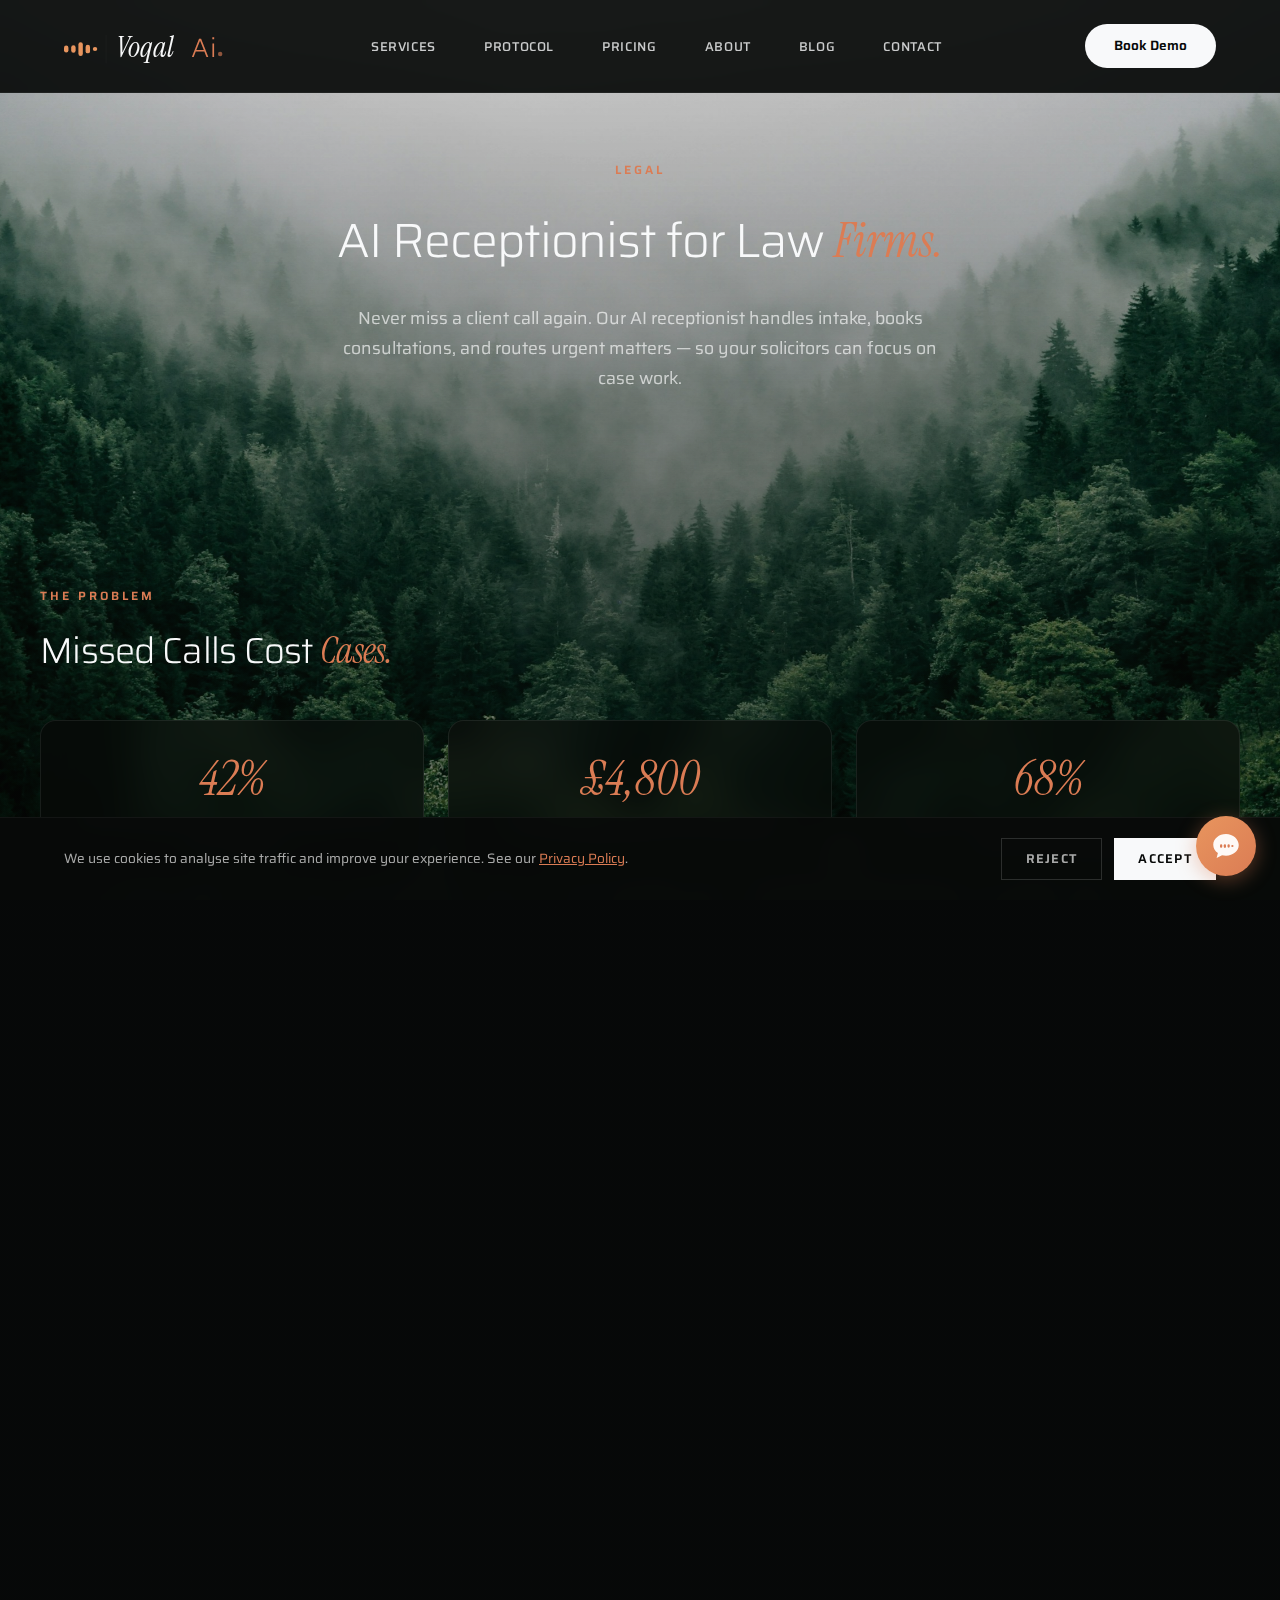
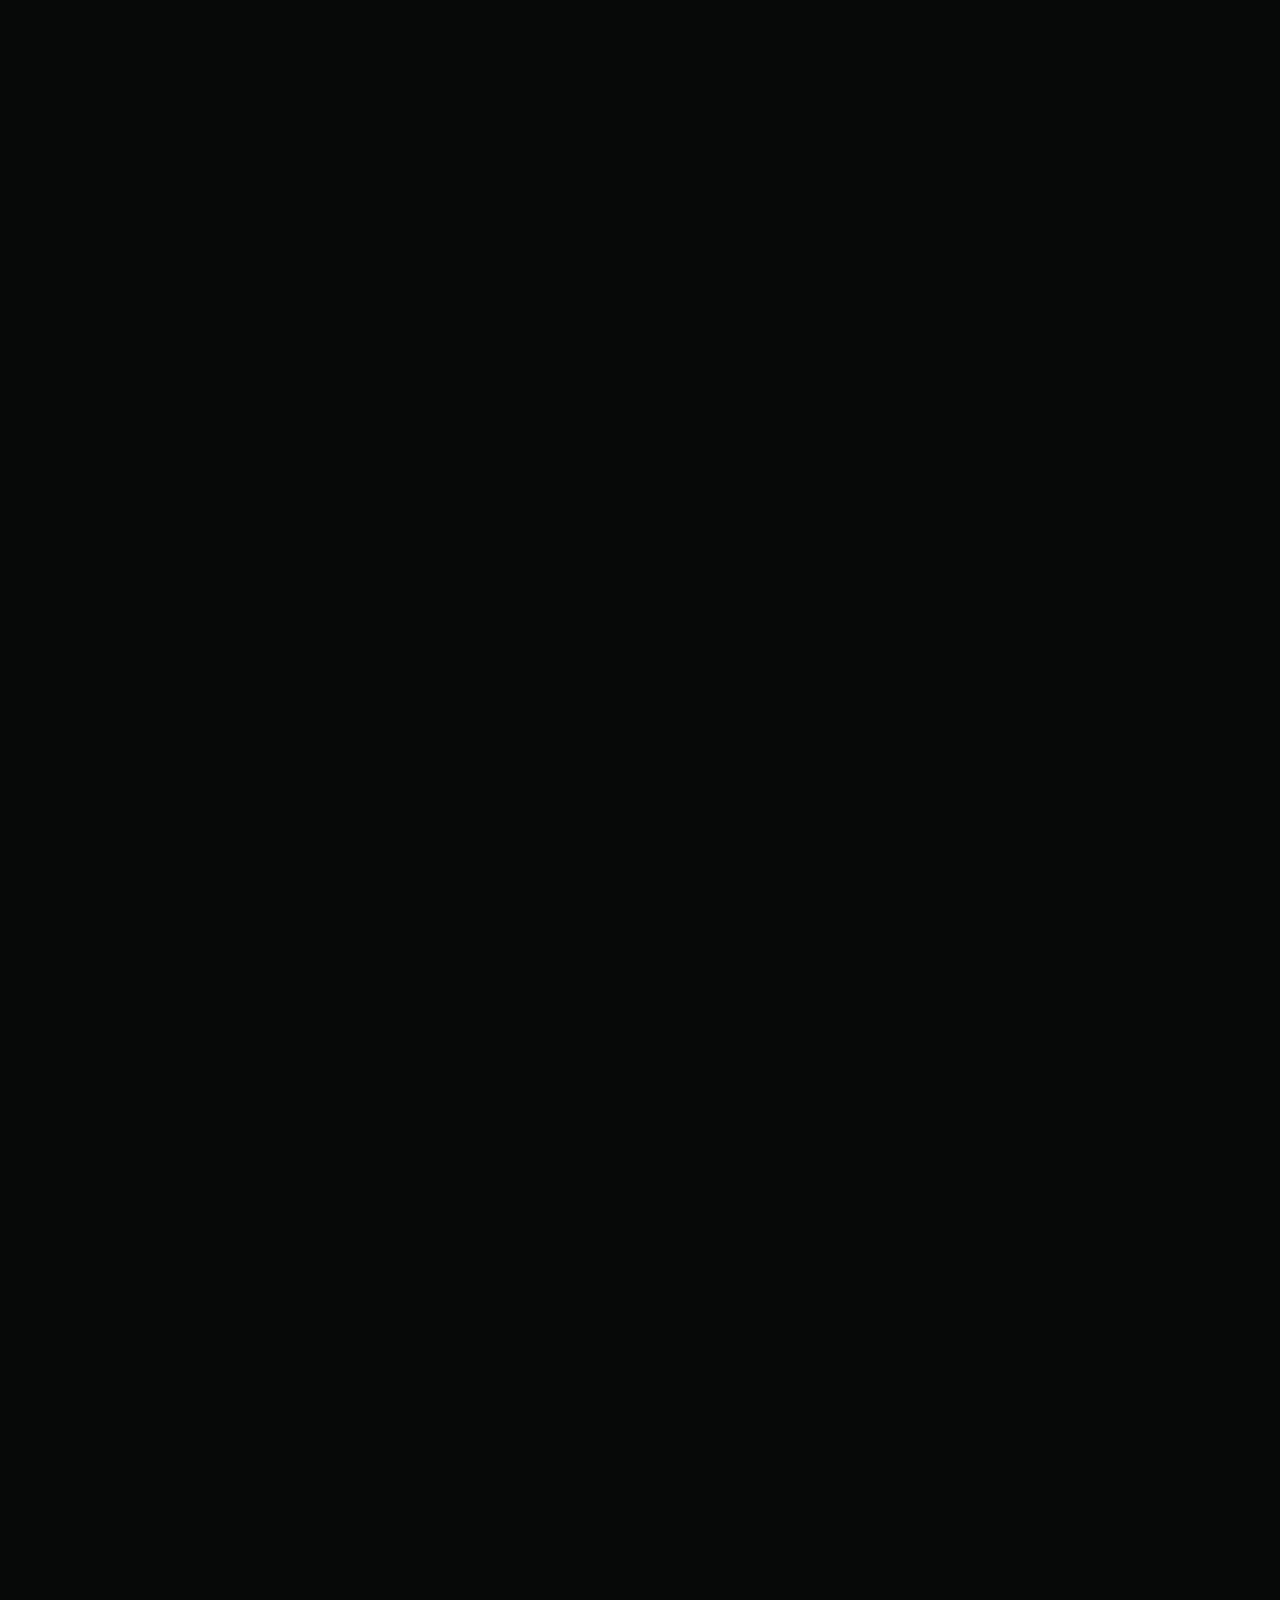
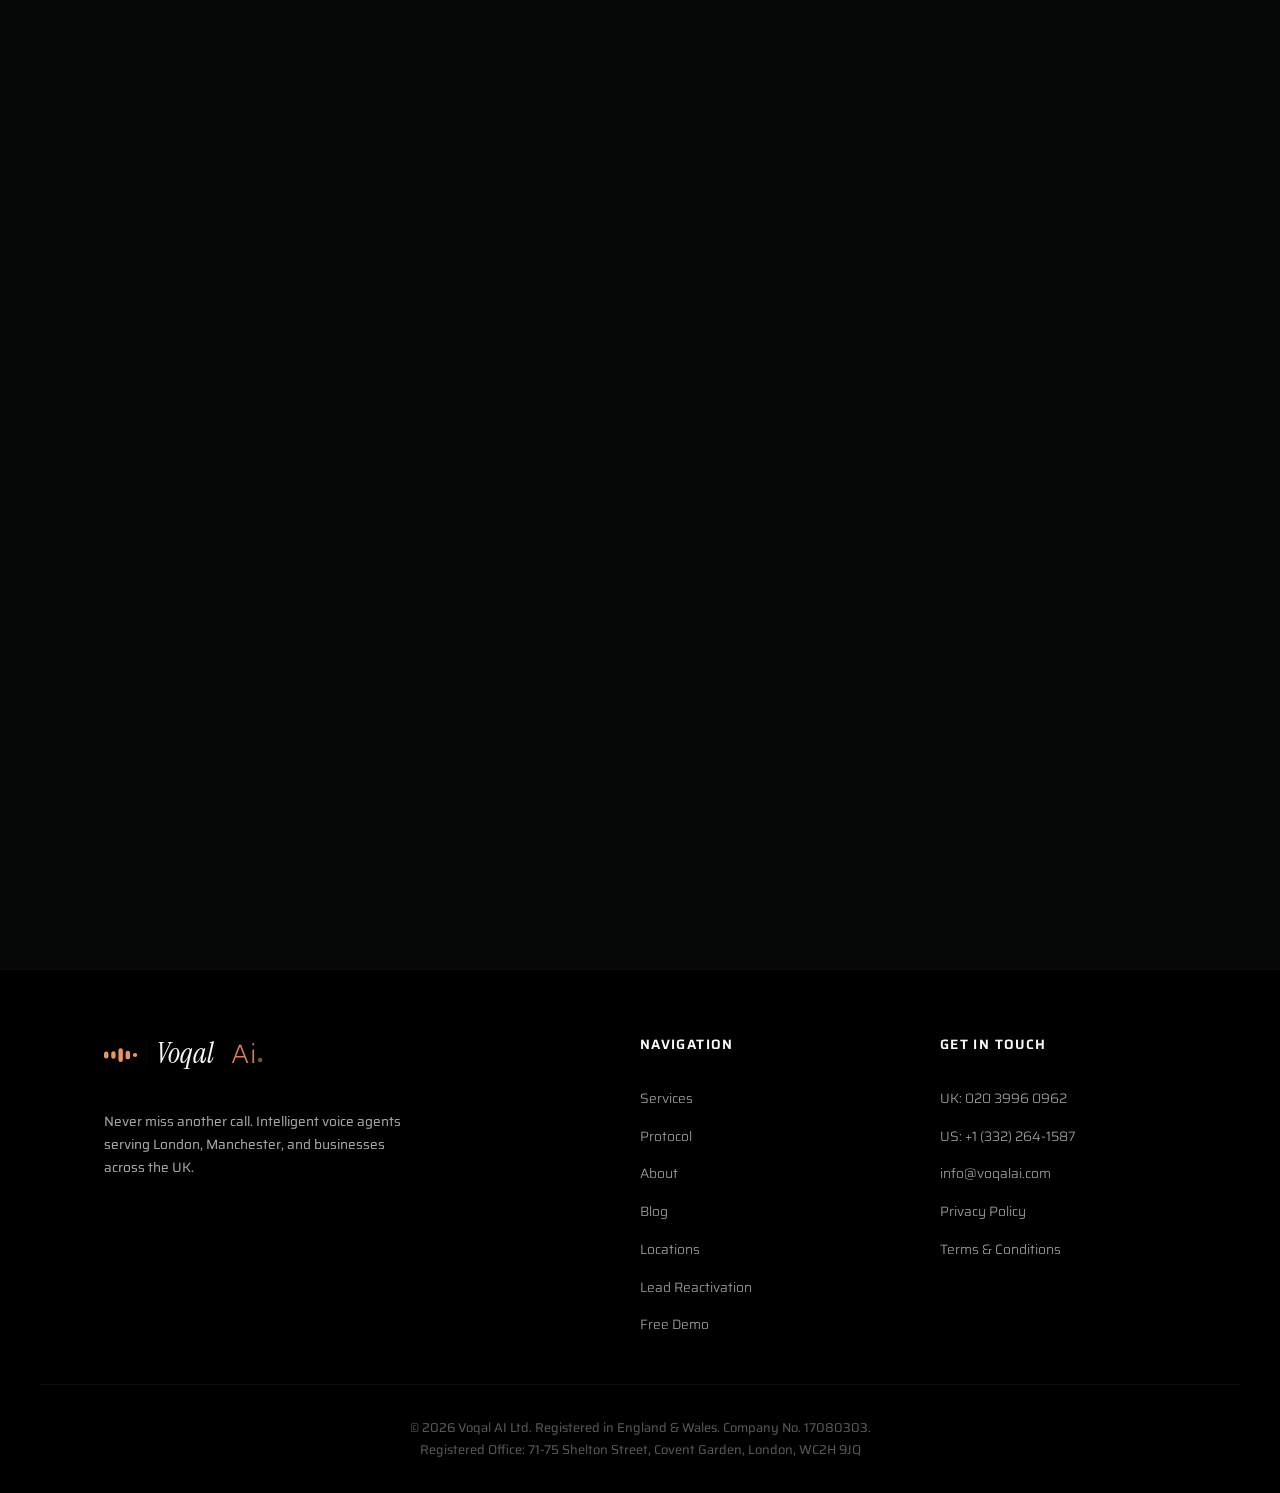
<file: ai-receptionist-law-firms.html>
<!DOCTYPE html>
<html lang="en">
<head>
  <meta charset="UTF-8">
  <meta name="viewport" content="width=device-width, initial-scale=1.0">
  <title>AI Receptionist for Law Firms UK | Voqal AI</title>
  <meta name="description" content="AI receptionist for UK law firms. Never miss a client call. Handles intake, books consultations, routes urgent matters. Confidential and compliant. From &pound;197/month.">
  <meta property="og:title" content="AI Receptionist for Law Firms UK | Voqal AI">
  <meta property="og:description" content="AI receptionist for UK law firms. Never miss a client call. Handles intake, books consultations, routes urgent matters. Confidential and compliant.">
  <meta property="og:type" content="website">
  <meta property="og:url" content="https://voqalai.com/ai-receptionist-law-firms.html">
  <meta property="og:site_name" content="Voqal AI">
  <meta property="og:image" content="https://voqalai.com/images/hero-forest.jpg">
  <meta property="og:locale" content="en_GB">
  <meta name="twitter:card" content="summary_large_image">
  <meta name="twitter:title" content="AI Receptionist for Law Firms UK | Voqal AI">
  <meta name="twitter:description" content="AI receptionist for UK law firms. Never miss a client call. Handles intake, books consultations, routes urgent matters. Confidential and compliant.">
  <meta name="twitter:image" content="https://voqalai.com/images/hero-forest.jpg">
  <link rel="canonical" href="https://voqalai.com/ai-receptionist-law-firms.html">
  <link rel="icon" href="favicon.svg" type="image/svg+xml">
  <link rel="icon" href="favicon-32.png" type="image/png" sizes="32x32">
  <link rel="apple-touch-icon" href="favicon.png">
  <link rel="stylesheet" href="css/style.css">
  <link rel="preconnect" href="https://dashboard.retellai.com">
  <link rel="preload" href="fonts/saira-latin.woff2" as="font" type="font/woff2" crossorigin>
  <link rel="preload" href="fonts/instrument-serif-regular.woff2" as="font" type="font/woff2" crossorigin>

  <!-- Structured Data -->
  <script type="application/ld+json">
  {
    "@context": "https://schema.org",
    "@type": "WebPage",
    "name": "AI Receptionist for Law Firms",
    "description": "AI receptionist for UK law firms. Never miss a client call. Handles intake, books consultations, routes urgent matters.",
    "url": "https://voqalai.com/ai-receptionist-law-firms.html",
    "breadcrumb": {
      "@type": "BreadcrumbList",
      "itemListElement": [
        { "@type": "ListItem", "position": 1, "name": "Home", "item": "https://voqalai.com/" },
        { "@type": "ListItem", "position": 2, "name": "AI Receptionist for Law Firms", "item": "https://voqalai.com/ai-receptionist-law-firms.html" }
      ]
    }
  }
  </script>

  <script type="application/ld+json">
  {
    "@context": "https://schema.org",
    "@type": "Service",
    "name": "AI Receptionist for Law Firms",
    "description": "AI-powered receptionist service designed for UK law firms. Handles new client intake, consultation booking, conflict check flagging, and urgent matter routing 24/7.",
    "provider": {
      "@type": "Organization",
      "name": "Voqal AI",
      "url": "https://voqalai.com"
    },
    "areaServed": {
      "@type": "Country",
      "name": "United Kingdom"
    },
    "serviceType": "AI Voice Receptionist",
    "offers": {
      "@type": "Offer",
      "price": "197",
      "priceCurrency": "GBP",
      "priceSpecification": {
        "@type": "UnitPriceSpecification",
        "price": "197",
        "priceCurrency": "GBP",
        "unitText": "month"
      }
    }
  }
  </script>

</head>
<body>

  <!-- Fixed Background Image -->
  <div class="page-background" style="background-image: url('images/hero-forest.jpg');"></div>

  <!-- Page Overlay -->
  <div class="page-overlay">

    <!-- Navigation -->
    <nav id="navbar" class="scrolled">
      <a href="index.html" class="logo"><svg viewBox="0 0 295 65" fill="none" xmlns="http://www.w3.org/2000/svg">
  <defs><linearGradient id="wf-grad" x1="0" y1="15" x2="0" y2="75"><stop offset="0%" stop-color="#e8955e"/><stop offset="100%" stop-color="#db7c54"/></linearGradient></defs>
  <rect x="0" y="27" width="8" height="22" rx="4" fill="url(#wf-grad)"><animate attributeName="height" values="22;7.7;22" dur="1.2s" begin="0s" repeatCount="indefinite"/><animate attributeName="y" values="27;34.15;27" dur="1.2s" begin="0s" repeatCount="indefinite"/></rect>
  <rect x="13" y="19" width="8" height="38" rx="4" fill="url(#wf-grad)"><animate attributeName="height" values="38;13.3;38" dur="1.2s" begin="0.2s" repeatCount="indefinite"/><animate attributeName="y" values="19;31.35;19" dur="1.2s" begin="0.2s" repeatCount="indefinite"/></rect>
  <rect x="26" y="11" width="8" height="54" rx="4" fill="url(#wf-grad)"><animate attributeName="height" values="54;18.9;54" dur="1.2s" begin="0.1s" repeatCount="indefinite"/><animate attributeName="y" values="11;28.55;11" dur="1.2s" begin="0.1s" repeatCount="indefinite"/></rect>
  <rect x="39" y="21" width="8" height="34" rx="4" fill="url(#wf-grad)"><animate attributeName="height" values="34;11.9;34" dur="1.2s" begin="0.3s" repeatCount="indefinite"/><animate attributeName="y" values="21;32.05;21" dur="1.2s" begin="0.3s" repeatCount="indefinite"/></rect>
  <rect x="52" y="29" width="8" height="18" rx="4" fill="url(#wf-grad)"><animate attributeName="height" values="18;6.3;18" dur="1.2s" begin="0.15s" repeatCount="indefinite"/><animate attributeName="y" values="29;34.85;29" dur="1.2s" begin="0.15s" repeatCount="indefinite"/></rect>
  <line x1="76" y1="12" x2="76" y2="64" stroke="rgba(255,255,255,0.06)" stroke-width="1"/>
  <text x="94" y="52" font-family="'Instrument Serif', Georgia, serif" font-weight="400" font-style="italic" font-size="52" fill="#f8f9fa" letter-spacing="1">Voqal</text>
  <text x="230" y="52" font-family="'Saira', sans-serif" font-weight="300" font-size="48" fill="#db7c54" letter-spacing="2">Ai</text>
  <circle cx="282" cy="47" r="4" fill="#db7c54"><animate attributeName="opacity" values="1;0.4;1" dur="2.5s" repeatCount="indefinite"/></circle>
</svg></a>
      <ul class="nav-links" id="navLinks">
        <li><a href="index.html#services">Services</a></li>
        <li><a href="index.html#protocol">Protocol</a></li>
        <li><a href="pricing.html">Pricing</a></li>
        <li><a href="about.html">About</a></li>
        <li><a href="blog/">Blog</a></li>
        <li><a href="index.html#demo">Contact</a></li>
      </ul>
      <a href="index.html#demo" class="btn-nav">Book Demo</a>
      <button class="mobile-toggle" id="mobileToggle" aria-label="Toggle menu">
        <span></span><span></span><span></span>
      </button>
    </nav>

    <!-- Main Content -->
    <main class="content-wrapper">

      <!-- Hero -->
      <section class="subpage-header container">
        <div class="reveal">
          <span class="section-label">Legal</span>
          <h1 style="font-family: var(--font-sans); font-size: clamp(2rem, 4vw, 3rem); font-weight: 300; letter-spacing: -0.02em;">AI Receptionist for Law <span class="italic-accent">Firms.</span></h1>
          <p style="max-width: 600px; margin: 1.5rem auto 0;">Never miss a client call again. Our AI receptionist handles intake, books consultations, and routes urgent matters &mdash; so your solicitors can focus on case work.</p>
        </div>
      </section>

      <!-- The Problem -->
      <section class="section-padding container problem-section">
        <div class="reveal">
          <span class="section-label">The Problem</span>
          <h2>Missed Calls Cost <span class="italic-accent">Cases.</span></h2>
        </div>

        <div class="stats-grid-3 reveal" style="transition-delay: 0.1s;">
          <div class="stat-block-lg">
            <div class="stat-big">42%</div>
            <div class="stat-desc">of potential clients call a competitor if their first call isn't answered</div>
          </div>
          <div class="stat-block-lg">
            <div class="stat-big">&pound;4,800</div>
            <div class="stat-desc">average lifetime value of a new legal client</div>
          </div>
          <div class="stat-block-lg">
            <div class="stat-big">68%</div>
            <div class="stat-desc">of law firm calls occur during court hours when solicitors are unavailable</div>
          </div>
        </div>

        <p class="problem-copy reveal" style="transition-delay: 0.2s;">Legal clients expect immediate responsiveness. When a potential client calls your firm and reaches voicemail, they don&rsquo;t leave a message &mdash; they call the next solicitor on the list. Every unanswered call is a case walking out the door. With solicitors in court, in consultations, or managing caseloads, your reception desk becomes the single point of failure for new business development.</p>
      </section>

      <!-- Solution -->
      <section class="section-padding container" id="services">
        <div class="reveal">
          <span class="section-label">The Solution</span>
          <h2>Built for Legal <span class="italic-accent">Practices.</span></h2>
        </div>

        <div class="services-grid">
          <div class="service-card reveal">
            <div class="icon">I.</div>
            <h3>New Client Intake</h3>
            <p>Captures case type, urgency level, and contact details from every caller. Gathers the information your team needs to assess new matters before the first consultation.</p>
          </div>

          <div class="service-card reveal" style="transition-delay: 0.1s;">
            <div class="icon">II.</div>
            <h3>Consultation Booking</h3>
            <p>Syncs directly with solicitor calendars to book initial consultations. Manages availability across practice areas so clients are matched to the right fee earner.</p>
          </div>

          <div class="service-card reveal" style="transition-delay: 0.2s;">
            <div class="icon">III.</div>
            <h3>Conflict Check Flagging</h3>
            <p>Identifies potential conflicts of interest during the intake process by cross-referencing caller details against existing client data before matters progress.</p>
          </div>

          <div class="service-card reveal" style="transition-delay: 0.3s;">
            <div class="icon">IV.</div>
            <h3>Urgent Matter Routing</h3>
            <p>Recognises time-sensitive legal matters &mdash; injunctions, bail applications, custody emergencies &mdash; and immediately routes them to the appropriate solicitor.</p>
          </div>
        </div>
      </section>

      <!-- How It Works -->
      <section class="section-padding container protocol-section">
        <div class="reveal">
          <span class="section-label">How It Works</span>
          <h2>The <span class="italic-accent">Protocol.</span></h2>
        </div>

        <div class="protocol-grid">
          <div class="protocol-step reveal">
            <div class="step-number">01</div>
            <h3>Configure Your Practice</h3>
            <p>We map your practice areas, solicitor availability, intake requirements, and escalation criteria. The AI learns your firm&rsquo;s specific workflows and terminology.</p>
          </div>

          <div class="protocol-step reveal" style="transition-delay: 0.1s;">
            <div class="step-number">02</div>
            <h3>Go Live</h3>
            <p>Your AI receptionist begins handling calls 24/7. New client enquiries are captured, consultations are booked, and urgent matters are flagged &mdash; all without human intervention.</p>
          </div>

          <div class="protocol-step reveal" style="transition-delay: 0.2s;">
            <div class="step-number">03</div>
            <h3>Review and Refine</h3>
            <p>Access call summaries, intake reports, and booking data through your dashboard. We continuously refine the AI based on your feedback and evolving practice needs.</p>
          </div>
        </div>
      </section>

      <!-- FAQ -->
      <section class="section-padding container faq-section">
        <div class="reveal">
          <span class="section-label">FAQ</span>
          <h2>Common <span class="italic-accent">Questions.</span></h2>
        </div>

        <div class="faq-list reveal" style="transition-delay: 0.1s;">
          <div class="faq-item">
            <button class="faq-question" onclick="toggleFaq(this)">
              <span>Is the AI compliant with SRA confidentiality requirements?</span>
              <span class="faq-icon">+</span>
            </button>
            <div class="faq-answer">
              <p>Yes. Our system is designed with legal confidentiality as a core requirement. All call data is encrypted in transit and at rest, stored on UK-based servers, and access is restricted to authorised personnel only. We operate under a data processing agreement that aligns with SRA Standards and Regulations, and we never use your client data to train models or share it with third parties.</p>
            </div>
          </div>

          <div class="faq-item">
            <button class="faq-question" onclick="toggleFaq(this)">
              <span>Can it perform basic conflict of interest checks?</span>
              <span class="faq-icon">+</span>
            </button>
            <div class="faq-answer">
              <p>The AI captures key identifying information from new callers &mdash; names, opposing parties, and matter details &mdash; and flags potential conflicts against your existing client database. This is a preliminary screening step, not a replacement for your formal conflict check process. Flagged matters are routed to the appropriate fee earner for manual review before any engagement proceeds.</p>
            </div>
          </div>

          <div class="faq-item">
            <button class="faq-question" onclick="toggleFaq(this)">
              <span>How does it handle sensitive or distressed callers?</span>
              <span class="faq-icon">+</span>
            </button>
            <div class="faq-answer">
              <p>The AI is trained to recognise emotional distress, urgency signals, and sensitive subject matter. In these situations, it adjusts its tone to be calm and reassuring, prioritises gathering essential details efficiently, and escalates to a human team member when appropriate. For domestic violence, safeguarding, or emergency situations, it follows your firm&rsquo;s predefined escalation protocol immediately.</p>
            </div>
          </div>

          <div class="faq-item">
            <button class="faq-question" onclick="toggleFaq(this)">
              <span>Can different practice areas have different call flows?</span>
              <span class="faq-icon">+</span>
            </button>
            <div class="faq-answer">
              <p>Absolutely. Each practice area &mdash; conveyancing, family, criminal, commercial, litigation &mdash; can have its own intake questions, routing rules, and escalation criteria. The AI identifies the nature of the enquiry early in the call and follows the appropriate workflow. You can update these flows at any time as your practice evolves.</p>
            </div>
          </div>

          <div class="faq-item">
            <button class="faq-question" onclick="toggleFaq(this)">
              <span>Does it integrate with legal practice management software?</span>
              <span class="faq-icon">+</span>
            </button>
            <div class="faq-answer">
              <p>Yes. We integrate with widely used legal PMS platforms including Clio, LEAP, PracticePanther, and others. New client intake data, appointment bookings, and call summaries can be pushed directly into your existing system, reducing double-entry and keeping your matter records up to date automatically.</p>
            </div>
          </div>

          <div class="faq-item">
            <button class="faq-question" onclick="toggleFaq(this)">
              <span>How much does it cost for a law firm?</span>
              <span class="faq-icon">+</span>
            </button>
            <div class="faq-answer">
              <p>Plans start from &pound;197 per month with no long-term contracts. Pricing scales based on call volume and the number of practice areas configured. Every plan includes 24/7 coverage, unlimited call handling, and full access to your reporting dashboard. Book a free consultation and we&rsquo;ll recommend the right plan for your firm&rsquo;s size and call volume.</p>
            </div>
          </div>
        </div>
      </section>

      <!-- CTA -->
      <section class="container pricing-bottom-cta">
        <div class="reveal">
          <span class="section-label">Ready to Start?</span>
          <h2>Book a Free <span class="italic-accent">Consultation.</span></h2>
          <p>See how an AI receptionist can capture more client enquiries for your law firm. No pressure, no jargon &mdash; just a straightforward conversation about your practice.</p>
          <a href="index.html#demo" class="btn-pricing-cta">Book Free Consultation &rarr;</a>
        </div>
      </section>

    </main>

    <!-- FOOTER -->
    <footer>
      <div class="container footer-grid">
        <div>
          <a href="index.html" class="logo footer-logo"><svg viewBox="0 0 295 65" fill="none" xmlns="http://www.w3.org/2000/svg">
  <defs><linearGradient id="wf-grad2" x1="0" y1="15" x2="0" y2="75"><stop offset="0%" stop-color="#e8955e"/><stop offset="100%" stop-color="#db7c54"/></linearGradient></defs>
  <rect x="0" y="27" width="8" height="22" rx="4" fill="url(#wf-grad2)"><animate attributeName="height" values="22;7.7;22" dur="1.2s" begin="0s" repeatCount="indefinite"/><animate attributeName="y" values="27;34.15;27" dur="1.2s" begin="0s" repeatCount="indefinite"/></rect>
  <rect x="13" y="19" width="8" height="38" rx="4" fill="url(#wf-grad2)"><animate attributeName="height" values="38;13.3;38" dur="1.2s" begin="0.2s" repeatCount="indefinite"/><animate attributeName="y" values="19;31.35;19" dur="1.2s" begin="0.2s" repeatCount="indefinite"/></rect>
  <rect x="26" y="11" width="8" height="54" rx="4" fill="url(#wf-grad2)"><animate attributeName="height" values="54;18.9;54" dur="1.2s" begin="0.1s" repeatCount="indefinite"/><animate attributeName="y" values="11;28.55;11" dur="1.2s" begin="0.1s" repeatCount="indefinite"/></rect>
  <rect x="39" y="21" width="8" height="34" rx="4" fill="url(#wf-grad2)"><animate attributeName="height" values="34;11.9;34" dur="1.2s" begin="0.3s" repeatCount="indefinite"/><animate attributeName="y" values="21;32.05;21" dur="1.2s" begin="0.3s" repeatCount="indefinite"/></rect>
  <rect x="52" y="29" width="8" height="18" rx="4" fill="url(#wf-grad2)"><animate attributeName="height" values="18;6.3;18" dur="1.2s" begin="0.15s" repeatCount="indefinite"/><animate attributeName="y" values="29;34.85;29" dur="1.2s" begin="0.15s" repeatCount="indefinite"/></rect>
  <line x1="76" y1="12" x2="76" y2="64" stroke="rgba(255,255,255,0.06)" stroke-width="1"/>
  <text x="94" y="52" font-family="'Instrument Serif', Georgia, serif" font-weight="400" font-style="italic" font-size="52" fill="#f8f9fa" letter-spacing="1">Voqal</text>
  <text x="230" y="52" font-family="'Saira', sans-serif" font-weight="300" font-size="48" fill="#db7c54" letter-spacing="2">Ai</text>
  <circle cx="282" cy="47" r="4" fill="#db7c54"><animate attributeName="opacity" values="1;0.4;1" dur="2.5s" repeatCount="indefinite"/></circle>
</svg></a>
          <p class="footer-tagline">Never miss another call. Intelligent voice agents serving London, Manchester, and businesses across the UK.</p>
        </div>
        <div class="footer-links">
          <p class="footer-heading">Navigation</p>
          <a href="index.html#services">Services</a>
          <a href="index.html#protocol">Protocol</a>
          <a href="about.html">About</a>
          <a href="blog/">Blog</a>
          <a href="locations.html">Locations</a>
          <a href="lead-reactivation.html">Lead Reactivation</a>
          <a href="index.html#demo">Free Demo</a>
        </div>
        <div class="footer-links">
          <p class="footer-heading">Get in Touch</p>
          <a href="tel:+442039960962">UK: 020 3996 0962</a>
          <a href="tel:+13322641587">US: +1 (332) 264-1587</a>
          <a href="mailto:info@voqalai.com">info@voqalai.com</a>
          <a href="privacy.html">Privacy Policy</a>
          <a href="terms.html">Terms & Conditions</a>
        </div>
      </div>
      <div class="container footer-bottom">
        <p>&copy; 2026 Voqal AI Ltd. Registered in England &amp; Wales. Company No. 17080303.</p>
        <p class="footer-address">Registered Office: 71-75 Shelton Street, Covent Garden, London, WC2H 9JQ</p>
      </div>
    </footer>

  </div>

  <!-- Retell AI Chat Widget -->
  <script
    id="retell-widget"
    src="https://dashboard.retellai.com/retell-widget.js"
    type="module"
    data-public-key="public_key_692e22f82e27e1f57afe6"
    data-agent-id="agent_42e2f4ee39b0f6db2cbe9db919"
    data-title="Chat with Aria"
    data-color="#db7c54"
    data-logo-url="https://voqalai.com/favicon.png"
    data-bot-name="Aria"
    data-popup-message="Hey! Got questions? Chat with us."
    data-show-ai-popup="true"
    data-show-ai-popup-time="15"
  ></script>
  <!-- Custom Chat Launcher -->
  <button id="voqalChatLauncher" aria-label="Chat with Aria" style="
    position: fixed; bottom: 24px; right: 24px; z-index: 1000000;
    width: 60px; height: 60px; border-radius: 50%; border: none; cursor: pointer;
    background: linear-gradient(135deg, #e8955e, #db7c54);
    box-shadow: 0 4px 20px rgba(219,124,84,0.4);
    display: flex; align-items: center; justify-content: center;
    transition: transform 0.3s ease, box-shadow 0.3s ease;
  ">
    <svg width="30" height="30" viewBox="0 0 40 40" fill="none" xmlns="http://www.w3.org/2000/svg">
      <path d="M20 4C10.6 4 3 10.4 3 18.2c0 4.5 2.4 8.5 6.2 11.2L7.5 36l7.2-3.6c1.7 0.4 3.4 0.6 5.3 0.6 9.4 0 17-6.4 17-14.2S29.4 4 20 4z" fill="white" opacity="0.95"/>
      <rect x="12" y="16" width="3" height="8" rx="1.5" fill="#db7c54"><animate attributeName="height" values="8;3;8" dur="1.2s" begin="0s" repeatCount="indefinite"/><animate attributeName="y" values="16;18.5;16" dur="1.2s" begin="0s" repeatCount="indefinite"/></rect>
      <rect x="17" y="13" width="3" height="14" rx="1.5" fill="#db7c54"><animate attributeName="height" values="14;5;14" dur="1.2s" begin="0.2s" repeatCount="indefinite"/><animate attributeName="y" values="13;17.5;13" dur="1.2s" begin="0.2s" repeatCount="indefinite"/></rect>
      <rect x="22" y="15" width="3" height="10" rx="1.5" fill="#db7c54"><animate attributeName="height" values="10;3.5;10" dur="1.2s" begin="0.1s" repeatCount="indefinite"/><animate attributeName="y" values="15;18.25;15" dur="1.2s" begin="0.1s" repeatCount="indefinite"/></rect>
      <rect x="27" y="17" width="3" height="6" rx="1.5" fill="#db7c54"><animate attributeName="height" values="6;2;6" dur="1.2s" begin="0.3s" repeatCount="indefinite"/><animate attributeName="y" values="17;19;17" dur="1.2s" begin="0.3s" repeatCount="indefinite"/></rect>
    </svg>
  </button>
  <script>
    // Custom launcher: hide Retell's default FAB, resize chat, wire up click
    (function retellCustomize() {
      var host = null;
      document.querySelectorAll('div').forEach(function(el) {
        if (el.shadowRoot && el.style.position === 'fixed' && el.style.zIndex === '999999') host = el;
      });
      if (host && host.shadowRoot) {
        var s = document.createElement('style');
        s.textContent = '.retell-chat-window { max-height: 350px !important; height: 350px !important; } #retell-fab { display: none !important; } .retell-popup-container { bottom: 70px !important; right: 0 !important; }';
        host.shadowRoot.appendChild(s);
        // Change input placeholder
        var inp = host.shadowRoot.querySelector('input[placeholder], textarea[placeholder]');
        if (inp) inp.placeholder = 'Ask us anything...';
        // Wire custom launcher to toggle Retell chat
        var fab = host.shadowRoot.querySelector('#retell-fab');
        document.getElementById('voqalChatLauncher').addEventListener('click', function() {
          if (fab) fab.click();
        });
        // Hover effect
        var btn = document.getElementById('voqalChatLauncher');
        btn.addEventListener('mouseenter', function() { btn.style.transform = 'scale(1.1)'; btn.style.boxShadow = '0 6px 28px rgba(219,124,84,0.5)'; });
        btn.addEventListener('mouseleave', function() { btn.style.transform = 'scale(1)'; btn.style.boxShadow = '0 4px 20px rgba(219,124,84,0.4)'; });
      } else {
        setTimeout(retellCustomize, 500);
      }
    })();
  </script>

  <!-- GDPR Cookie Consent Banner -->
  <div id="cookieBanner" class="cookie-banner" style="display:none;">
    <p>We use cookies to analyse site traffic and improve your experience. See our <a href="privacy.html">Privacy Policy</a>.</p>
    <div class="cookie-buttons">
      <button id="cookieReject" class="btn-cookie btn-cookie-reject">Reject</button>
      <button id="cookieAccept" class="btn-cookie">Accept</button>
    </div>
  </div>

  <script>
    // Navbar scroll effect
    const navbar = document.getElementById('navbar');
    window.addEventListener('scroll', () => {
      navbar.classList.toggle('scrolled', window.scrollY > 50);
    });

    // Mobile menu toggle
    const mobileToggle = document.getElementById('mobileToggle');
    const navLinks = document.getElementById('navLinks');
    mobileToggle.addEventListener('click', () => {
      navLinks.classList.toggle('active');
      mobileToggle.classList.toggle('active');
    });
    navLinks.querySelectorAll('a').forEach(link => {
      link.addEventListener('click', () => {
        navLinks.classList.remove('active');
        mobileToggle.classList.remove('active');
      });
    });

    // Smooth scroll
    document.querySelectorAll('a[href^="#"]').forEach(anchor => {
      anchor.addEventListener('click', function(e) {
        if (this.getAttribute('href') === '#') return;
        e.preventDefault();
        const target = document.querySelector(this.getAttribute('href'));
        if (target) target.scrollIntoView({ behavior: 'smooth', block: 'start' });
      });
    });

    // Scroll reveal
    function reveal() {
      document.querySelectorAll('.reveal').forEach(el => {
        if (el.getBoundingClientRect().top < window.innerHeight - 100) {
          el.classList.add('active');
        }
      });
    }
    window.addEventListener('scroll', reveal);
    reveal();

    // FAQ Accordion
    function toggleFaq(btn) {
      const item = btn.parentElement;
      const wasOpen = item.classList.contains('open');
      document.querySelectorAll('.faq-item').forEach(function(el) {
        el.classList.remove('open');
      });
      if (!wasOpen) {
        item.classList.add('open');
      }
    }

    // GDPR Cookie Consent
    (function() {
      function loadGTM() {}
      var consent = localStorage.getItem('cookieConsent');
      if (consent === 'accepted') { loadGTM(); }
      else if (consent !== 'rejected') { document.getElementById('cookieBanner').style.display = 'flex'; }
      document.getElementById('cookieAccept').addEventListener('click', function() {
        localStorage.setItem('cookieConsent', 'accepted');
        document.getElementById('cookieBanner').style.display = 'none';
        loadGTM();
      });
      document.getElementById('cookieReject').addEventListener('click', function() {
        localStorage.setItem('cookieConsent', 'rejected');
        document.getElementById('cookieBanner').style.display = 'none';
      });
    })();
  </script>

</body>
</html>
</file>
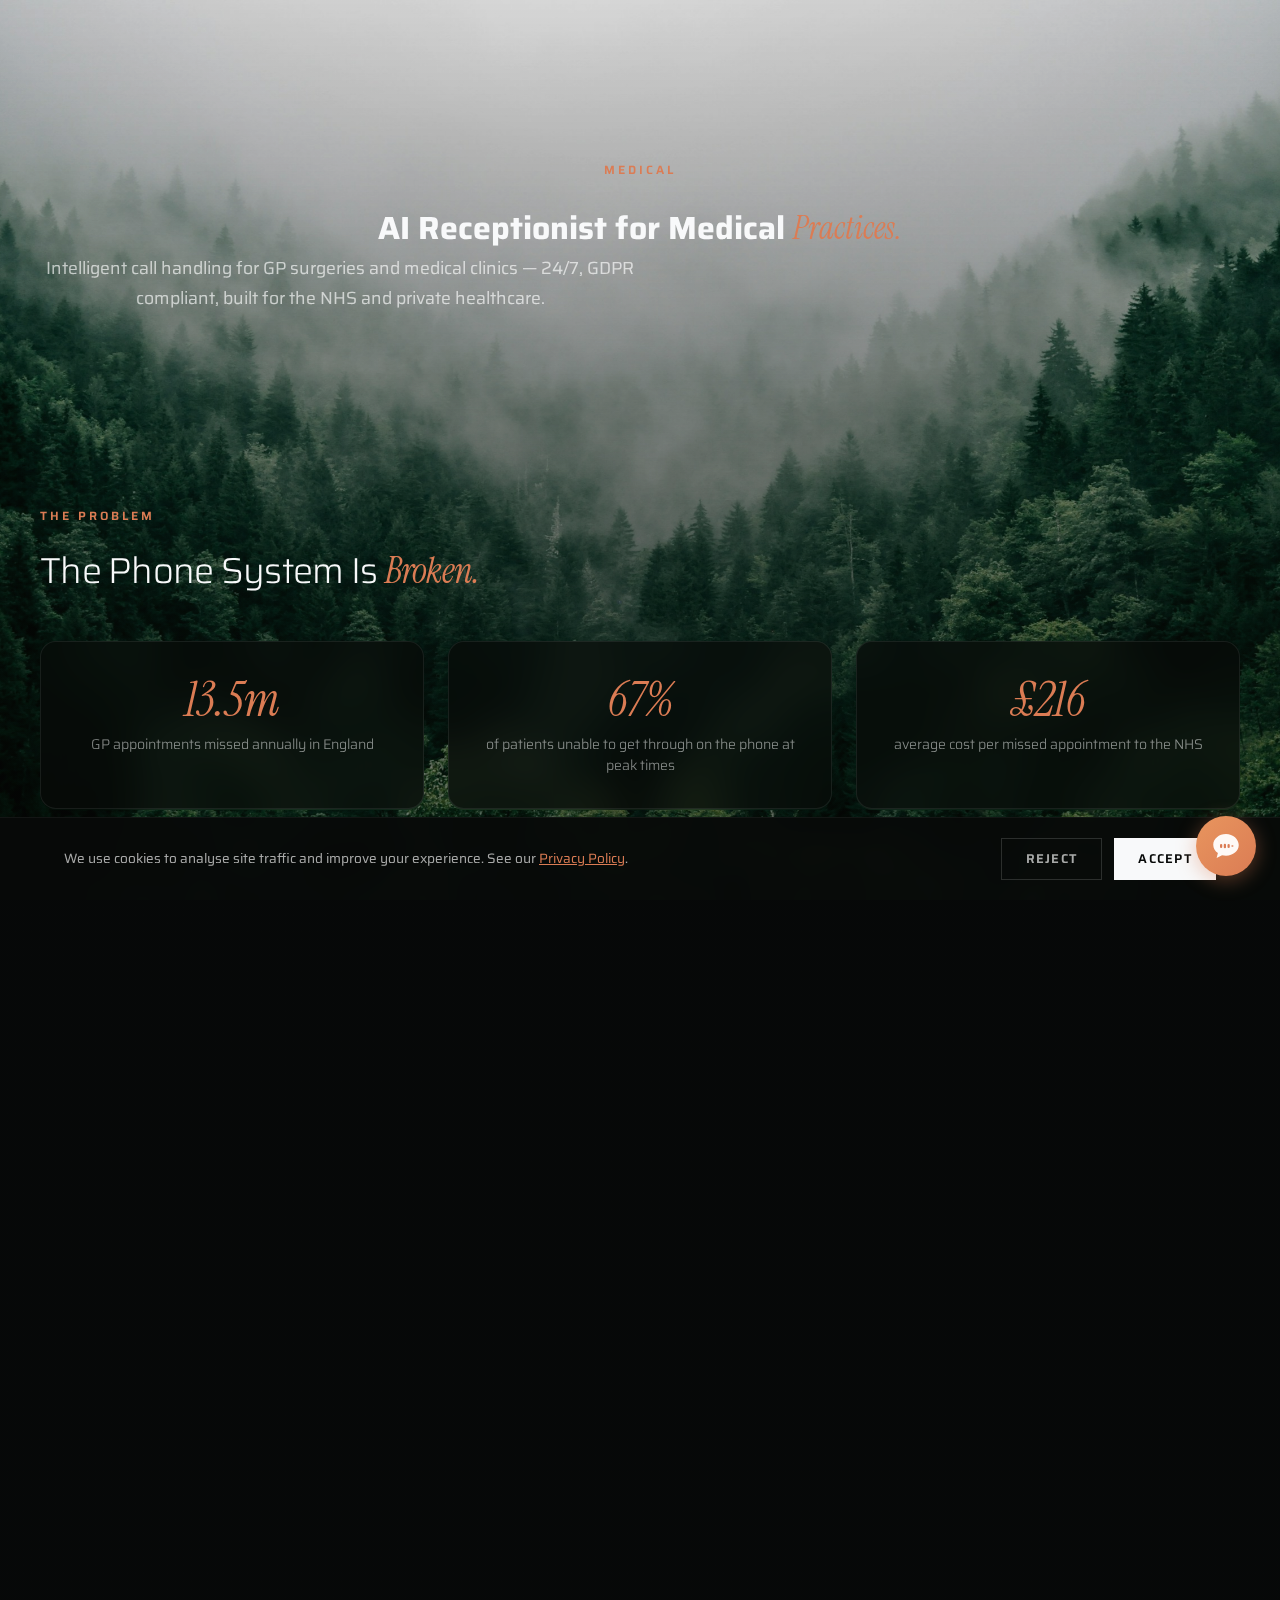
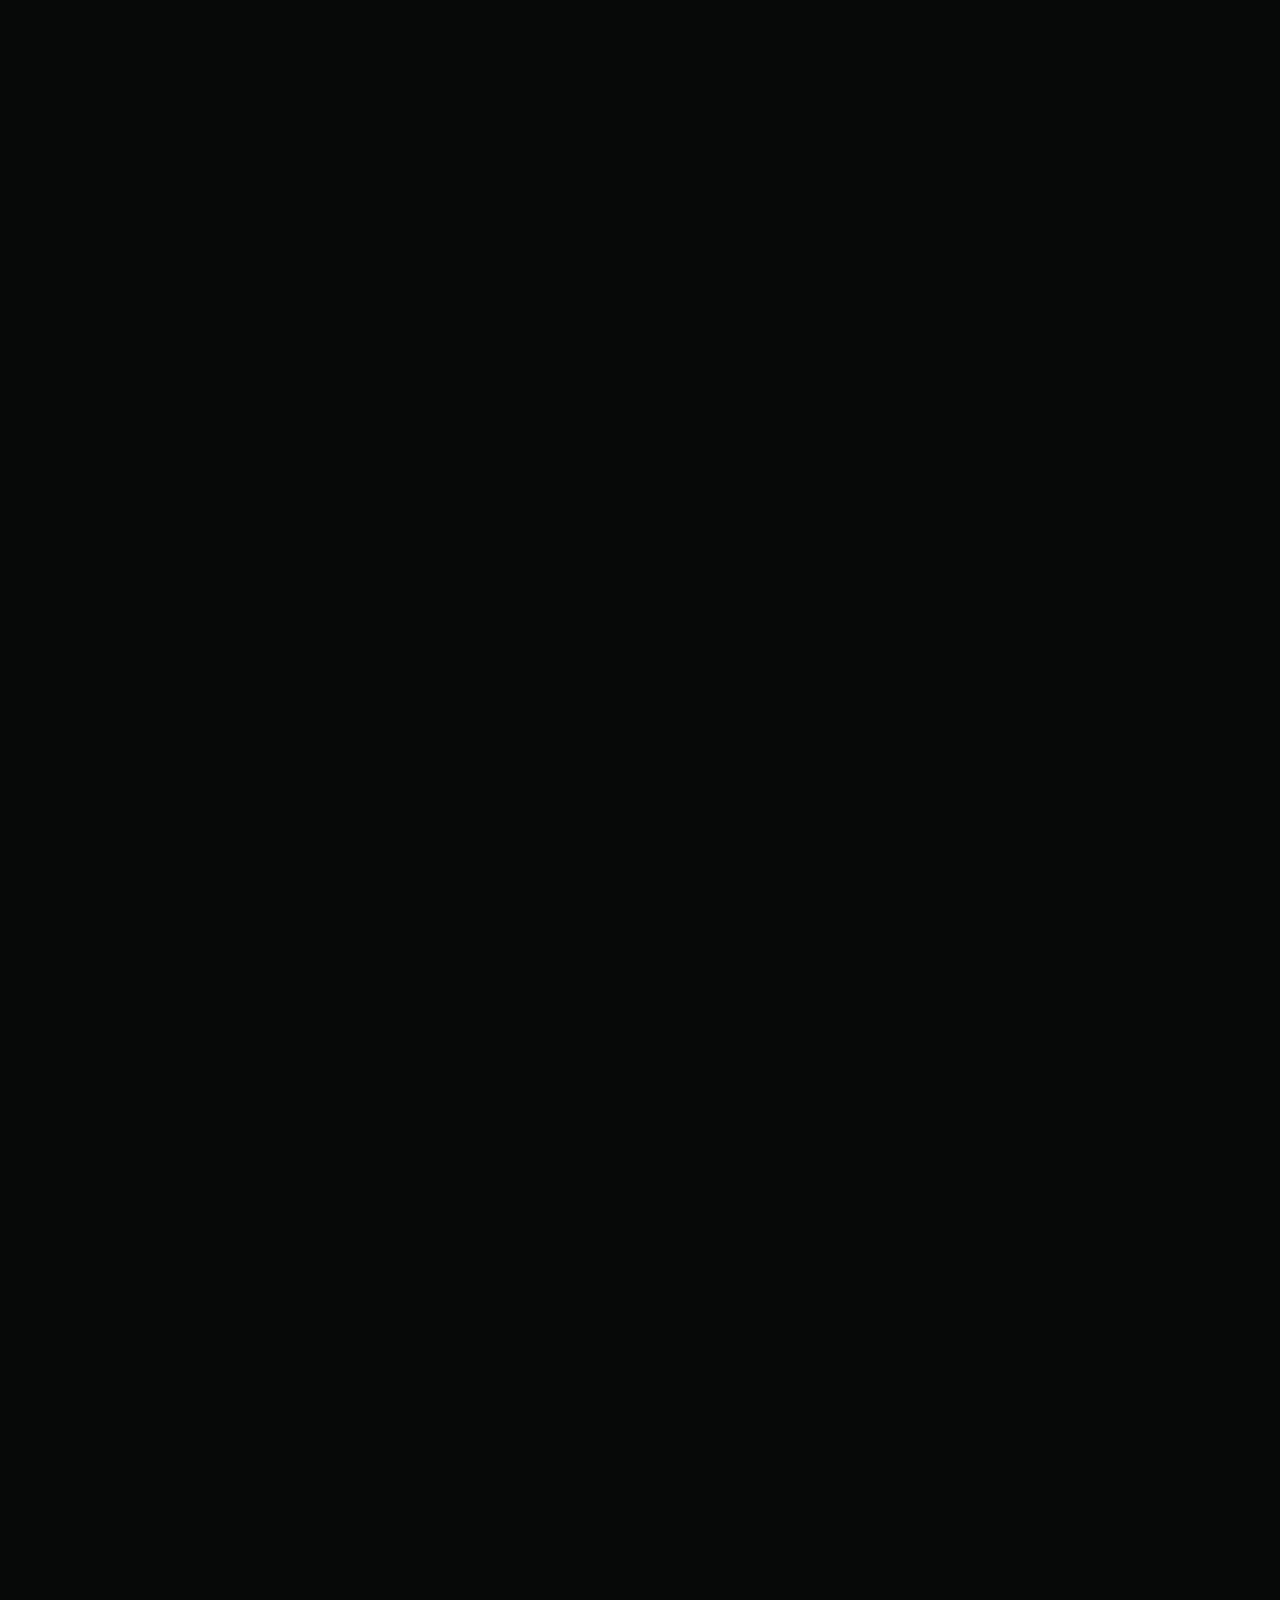
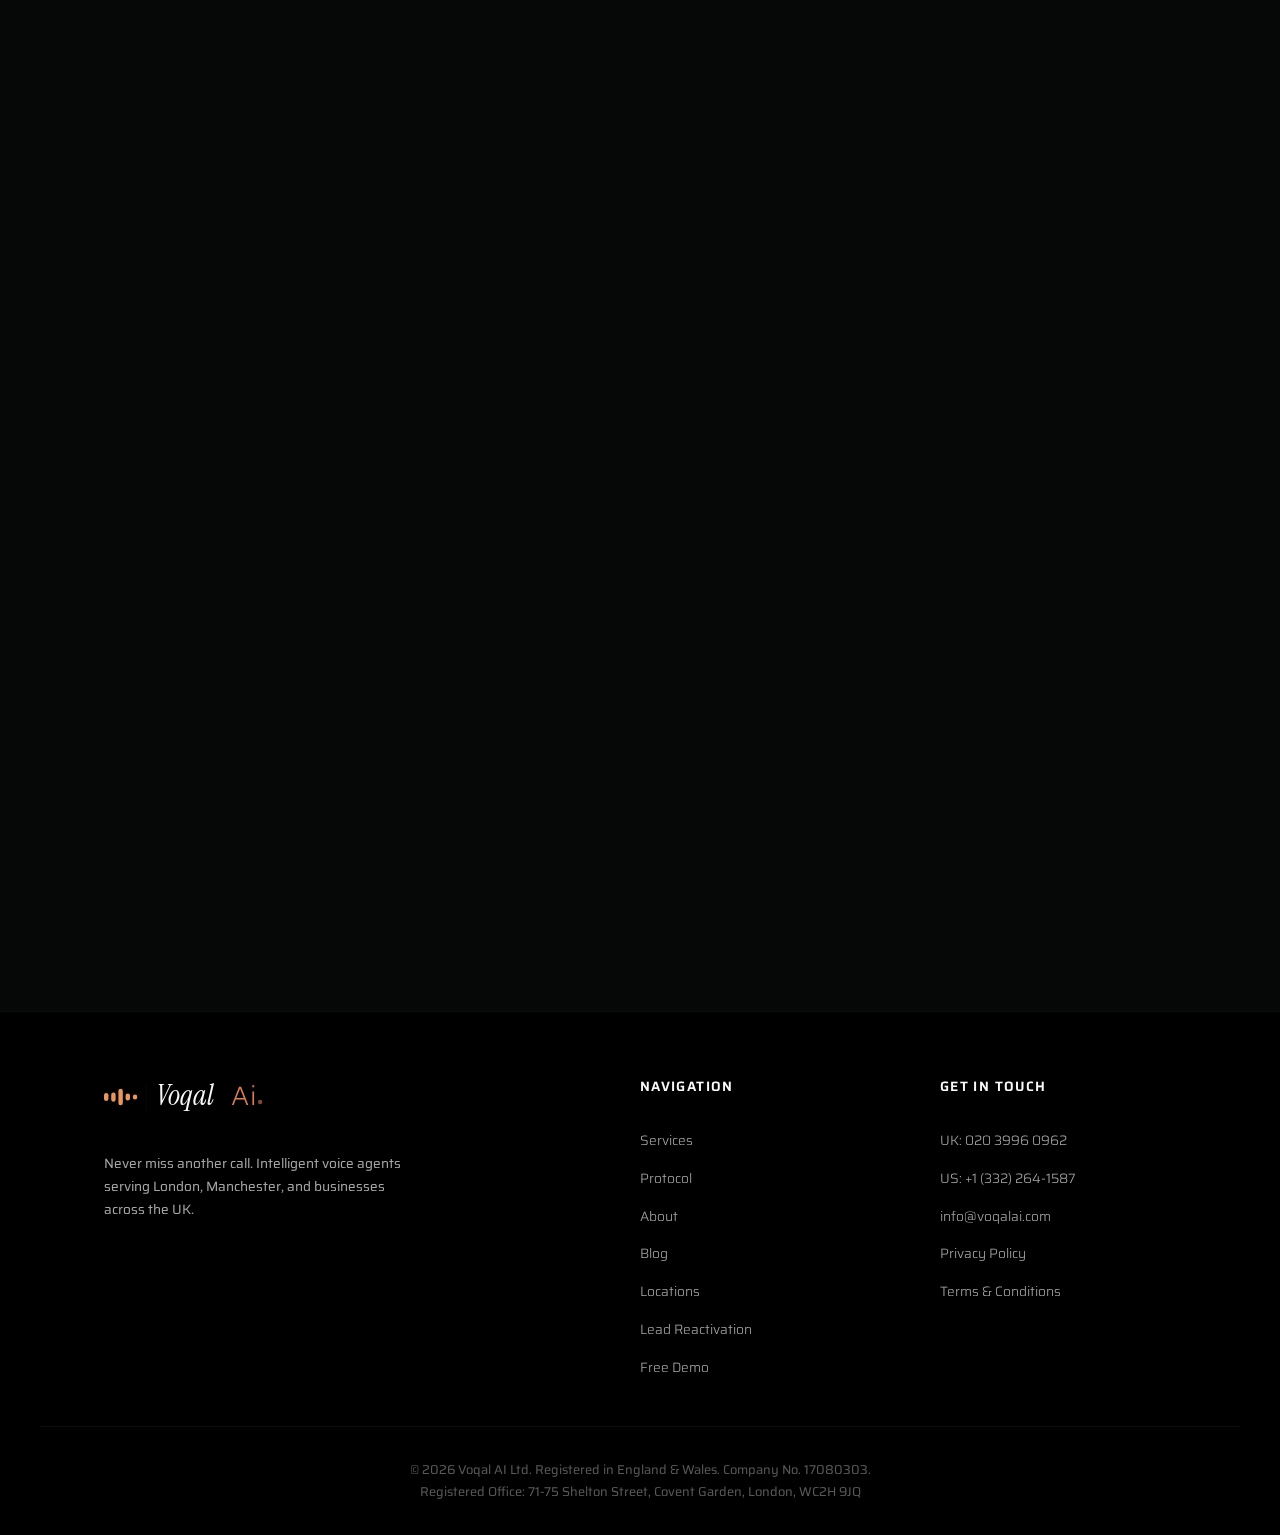
<file: ai-receptionist-medical-practices.html>
<!DOCTYPE html>
<html lang="en">
<head>
  <meta charset="UTF-8">
  <meta name="viewport" content="width=device-width, initial-scale=1.0">
  <title>AI Receptionist for Medical Practices UK | Voqal AI</title>
  <meta name="description" content="AI receptionist for UK medical practices and clinics. Handles patient calls 24/7, books appointments, triages urgency. GDPR compliant. From &pound;197/month.">
  <meta property="og:title" content="AI Receptionist for Medical Practices UK | Voqal AI">
  <meta property="og:description" content="AI receptionist for UK medical practices and clinics. Handles patient calls 24/7, books appointments, triages urgency. GDPR compliant.">
  <meta property="og:type" content="website">
  <meta property="og:url" content="https://voqalai.com/ai-receptionist-medical-practices.html">
  <meta property="og:site_name" content="Voqal AI">
  <meta property="og:image" content="https://voqalai.com/images/hero-forest.jpg">
  <meta property="og:locale" content="en_GB">
  <meta name="twitter:card" content="summary_large_image">
  <meta name="twitter:title" content="AI Receptionist for Medical Practices UK | Voqal AI">
  <meta name="twitter:description" content="AI receptionist for UK medical practices and clinics. Handles patient calls 24/7, books appointments, triages urgency. GDPR compliant.">
  <meta name="twitter:image" content="https://voqalai.com/images/hero-forest.jpg">
  <link rel="canonical" href="https://voqalai.com/ai-receptionist-medical-practices.html">
  <link rel="icon" href="favicon.svg" type="image/svg+xml">
  <link rel="icon" href="favicon-32.png" type="image/png" sizes="32x32">
  <link rel="apple-touch-icon" href="favicon.png">
  <link rel="stylesheet" href="css/style.css">
  <link rel="preconnect" href="https://dashboard.retellai.com">
  <link rel="preload" href="fonts/saira-latin.woff2" as="font" type="font/woff2" crossorigin>
  <link rel="preload" href="fonts/instrument-serif-regular.woff2" as="font" type="font/woff2" crossorigin>

  <!-- Structured Data -->
  <script type="application/ld+json">
  {
    "@context": "https://schema.org",
    "@type": "WebPage",
    "name": "AI Receptionist for Medical Practices",
    "description": "AI receptionist for UK medical practices and clinics. Handles patient calls 24/7, books appointments, triages urgency. GDPR compliant.",
    "url": "https://voqalai.com/ai-receptionist-medical-practices.html",
    "breadcrumb": {
      "@type": "BreadcrumbList",
      "itemListElement": [
        { "@type": "ListItem", "position": 1, "name": "Home", "item": "https://voqalai.com/" },
        { "@type": "ListItem", "position": 2, "name": "AI Receptionist for Medical Practices", "item": "https://voqalai.com/ai-receptionist-medical-practices.html" }
      ]
    }
  }
  </script>

  <script type="application/ld+json">
  {
    "@context": "https://schema.org",
    "@type": "Service",
    "name": "AI Receptionist for Medical Practices",
    "provider": {
      "@type": "Organization",
      "name": "Voqal AI",
      "url": "https://voqalai.com"
    },
    "description": "24/7 AI voice receptionist built specifically for UK medical practices and GP surgeries. Handles appointment booking, urgency triage, prescription requests, and multi-location call management.",
    "areaServed": {
      "@type": "Country",
      "name": "United Kingdom"
    },
    "serviceType": "AI Voice Receptionist",
    "audience": {
      "@type": "Audience",
      "audienceType": "Medical Practices"
    }
  }
  </script>

  <script type="application/ld+json">
  {
    "@context": "https://schema.org",
    "@type": "FAQPage",
    "mainEntity": [
      {
        "@type": "Question",
        "name": "Is the AI GDPR compliant for patient data?",
        "acceptedAnswer": {
          "@type": "Answer",
          "text": "Yes. Our platform is built with GDPR compliance at its core. Patient data is encrypted in transit and at rest, processed only within UK/EU data centres, and subject to strict data retention policies. We provide a Data Processing Agreement (DPA) and can work with your Data Protection Officer to ensure full compliance with NHS and ICO standards."
        }
      },
      {
        "@type": "Question",
        "name": "Can it triage medical urgency?",
        "acceptedAnswer": {
          "@type": "Answer",
          "text": "Yes. The AI is trained to identify urgent symptoms and escalate appropriately. For life-threatening situations, it directs callers to 999 immediately. For urgent but non-emergency cases, it advises calling 111 or routes to your duty doctor. Routine enquiries are booked into standard appointment slots."
        }
      },
      {
        "@type": "Question",
        "name": "Does it integrate with EMIS, SystmOne, or other clinical systems?",
        "acceptedAnswer": {
          "@type": "Answer",
          "text": "We integrate with major clinical systems including EMIS Web, SystmOne, and Vision via their available APIs and calendar interfaces. The AI can check appointment availability and book directly into your clinical system. We work with your IT team or system supplier to configure the integration during onboarding."
        }
      },
      {
        "@type": "Question",
        "name": "How does it handle repeat prescription requests?",
        "acceptedAnswer": {
          "@type": "Answer",
          "text": "The AI collects the patient's name, date of birth, and medication details, then logs the request for your dispensing team to process. It confirms the usual collection timeframe and pharmacy details. The request is sent to your practice via your preferred method — whether that's direct system entry, email, or secure messaging."
        }
      },
      {
        "@type": "Question",
        "name": "Can it manage calls for multiple practice locations?",
        "acceptedAnswer": {
          "@type": "Answer",
          "text": "Absolutely. The AI can handle calls for multiple surgery locations from a single system. It identifies which site the patient is calling about, applies the correct booking rules and availability for that location, and routes calls to the appropriate team. Each site can have its own configuration and opening hours."
        }
      },
      {
        "@type": "Question",
        "name": "What happens during an emergency call?",
        "acceptedAnswer": {
          "@type": "Answer",
          "text": "If the AI detects a medical emergency — chest pain, difficulty breathing, severe bleeding, loss of consciousness, or stroke symptoms — it immediately advises the caller to hang up and dial 999. It does not attempt to handle life-threatening situations. For urgent but non-emergency calls, it routes to your duty doctor or advises NHS 111."
        }
      }
    ]
  }
  </script>

</head>
<body>

  <!-- Fixed Background Image -->
  <div class="page-background" style="background-image: url('images/hero-forest.jpg');"></div>

  <!-- Page Overlay -->
  <div class="page-overlay">

    <!-- Navigation -->
    <nav id="navbar" class="fade-up-1 scrolled">
      <a href="index.html" class="logo"><svg viewBox="0 0 295 65" fill="none" xmlns="http://www.w3.org/2000/svg">
  <defs><linearGradient id="wf-grad" x1="0" y1="15" x2="0" y2="75"><stop offset="0%" stop-color="#e8955e"/><stop offset="100%" stop-color="#db7c54"/></linearGradient></defs>
  <rect x="0" y="27" width="8" height="22" rx="4" fill="url(#wf-grad)"><animate attributeName="height" values="22;7.7;22" dur="1.2s" begin="0s" repeatCount="indefinite"/><animate attributeName="y" values="27;34.15;27" dur="1.2s" begin="0s" repeatCount="indefinite"/></rect>
  <rect x="13" y="19" width="8" height="38" rx="4" fill="url(#wf-grad)"><animate attributeName="height" values="38;13.3;38" dur="1.2s" begin="0.2s" repeatCount="indefinite"/><animate attributeName="y" values="19;31.35;19" dur="1.2s" begin="0.2s" repeatCount="indefinite"/></rect>
  <rect x="26" y="11" width="8" height="54" rx="4" fill="url(#wf-grad)"><animate attributeName="height" values="54;18.9;54" dur="1.2s" begin="0.1s" repeatCount="indefinite"/><animate attributeName="y" values="11;28.55;11" dur="1.2s" begin="0.1s" repeatCount="indefinite"/></rect>
  <rect x="39" y="21" width="8" height="34" rx="4" fill="url(#wf-grad)"><animate attributeName="height" values="34;11.9;34" dur="1.2s" begin="0.3s" repeatCount="indefinite"/><animate attributeName="y" values="21;32.05;21" dur="1.2s" begin="0.3s" repeatCount="indefinite"/></rect>
  <rect x="52" y="29" width="8" height="18" rx="4" fill="url(#wf-grad)"><animate attributeName="height" values="18;6.3;18" dur="1.2s" begin="0.15s" repeatCount="indefinite"/><animate attributeName="y" values="29;34.85;29" dur="1.2s" begin="0.15s" repeatCount="indefinite"/></rect>
  <line x1="76" y1="12" x2="76" y2="64" stroke="rgba(255,255,255,0.06)" stroke-width="1"/>
  <text x="94" y="52" font-family="'Instrument Serif', Georgia, serif" font-weight="400" font-style="italic" font-size="52" fill="#f8f9fa" letter-spacing="1">Voqal</text>
  <text x="230" y="52" font-family="'Saira', sans-serif" font-weight="300" font-size="48" fill="#db7c54" letter-spacing="2">Ai</text>
  <circle cx="282" cy="47" r="4" fill="#db7c54"><animate attributeName="opacity" values="1;0.4;1" dur="2.5s" repeatCount="indefinite"/></circle>
</svg></a>
      <ul class="nav-links" id="navLinks">
        <li><a href="index.html#services">Services</a></li>
        <li><a href="index.html#protocol">Protocol</a></li>
        <li><a href="pricing.html">Pricing</a></li>
        <li><a href="about.html">About</a></li>
        <li><a href="blog/">Blog</a></li>
        <li><a href="index.html#demo">Contact</a></li>
      </ul>
      <a href="index.html#demo" class="btn-nav">Book Demo</a>
      <button class="mobile-toggle" id="mobileToggle" aria-label="Toggle menu">
        <span></span><span></span><span></span>
      </button>
    </nav>

    <!-- Main Content -->
    <main class="content-wrapper">

      <!-- Hero -->
      <section class="subpage-header container">
        <div class="reveal">
          <span class="section-label">Medical</span>
          <h1>AI Receptionist for Medical <span class="italic-accent">Practices.</span></h1>
          <p>Intelligent call handling for GP surgeries and medical clinics &mdash; 24/7, GDPR compliant, built for the NHS and private healthcare.</p>
        </div>
      </section>

      <!-- The Problem -->
      <section class="section-padding container problem-section">
        <div class="reveal">
          <span class="section-label">The Problem</span>
          <h2>The Phone System Is <span class="italic-accent">Broken.</span></h2>
        </div>

        <div class="stats-grid-3 reveal" style="transition-delay: 0.1s;">
          <div class="stat-block-lg">
            <div class="stat-big">13.5m</div>
            <div class="stat-desc">GP appointments missed annually in England</div>
          </div>
          <div class="stat-block-lg">
            <div class="stat-big">67%</div>
            <div class="stat-desc">of patients unable to get through on the phone at peak times</div>
          </div>
          <div class="stat-block-lg">
            <div class="stat-big">&pound;216</div>
            <div class="stat-desc">average cost per missed appointment to the NHS</div>
          </div>
        </div>

        <p class="problem-copy reveal" style="transition-delay: 0.2s;">Every morning, patients queue on the phone from 8am, desperate to get through. Receptionists are overwhelmed, lines are jammed, and patients who can&rsquo;t get through either give up or walk into A&amp;E instead. Missed appointments cost the NHS billions. Overburdened reception teams burn out. The 8am rush is a daily crisis that no amount of extra staff can solve.</p>
      </section>

      <!-- Solution -->
      <section class="section-padding container" id="services">
        <div class="reveal">
          <span class="section-label">The Solution</span>
          <h2>An AI Receptionist Built for <span class="italic-accent">Healthcare.</span></h2>
          <p>Purpose-built voice AI that understands medical workflows, patient urgency, and NHS processes.</p>
        </div>

        <div class="services-grid">
          <div class="service-card reveal">
            <div class="icon">I.</div>
            <h3>Appointment Booking &amp; Cancellation</h3>
            <p>Books, cancels, and reschedules appointments in real time. Integrates with your clinical system so availability is always accurate and double-bookings never happen.</p>
          </div>

          <div class="service-card reveal" style="transition-delay: 0.1s;">
            <div class="icon">II.</div>
            <h3>Urgency Triage</h3>
            <p>Identifies urgent symptoms and escalates appropriately. Directs emergencies to 999, urgent cases to 111 or your duty doctor, and routine enquiries into standard appointment slots.</p>
          </div>

          <div class="service-card reveal" style="transition-delay: 0.2s;">
            <div class="icon">III.</div>
            <h3>Repeat Prescription Requests</h3>
            <p>Collects patient details and medication information, logs the request, and confirms collection timeframes. Reduces admin burden and ensures no prescription request is lost.</p>
          </div>

          <div class="service-card reveal" style="transition-delay: 0.3s;">
            <div class="icon">IV.</div>
            <h3>Multi-Location Support</h3>
            <p>Handles calls for multiple surgeries from a single system. Identifies which site the patient needs, applies the correct booking rules, and routes to the appropriate team.</p>
          </div>
        </div>
      </section>

      <!-- How It Works -->
      <section class="section-padding container protocol-section">
        <div class="reveal">
          <span class="section-label">How It Works</span>
          <h2>The <span class="italic-accent">Protocol.</span></h2>
        </div>

        <div class="protocol-grid">
          <div class="protocol-step reveal">
            <div class="step-number">01</div>
            <h3>Practice Onboarding</h3>
            <p>We map your clinical workflows &mdash; appointment types, triage rules, prescription processes, opening hours, and multi-site configurations. Your AI receptionist is built to mirror your exact protocols.</p>
          </div>

          <div class="protocol-step reveal" style="transition-delay: 0.1s;">
            <div class="step-number">02</div>
            <h3>Build &amp; Test</h3>
            <p>Within 48 hours, your custom voice agent is ready. Test it with real scenarios &mdash; routine bookings, urgent calls, prescription requests &mdash; and refine until it meets your clinical standards.</p>
          </div>

          <div class="protocol-step reveal" style="transition-delay: 0.2s;">
            <div class="step-number">03</div>
            <h3>Go Live</h3>
            <p>We connect the AI to your phone system. It begins handling calls immediately &mdash; working alongside your reception team or covering lines independently. No disruption to existing workflows.</p>
          </div>
        </div>
      </section>

      <!-- FAQ -->
      <section class="section-padding container faq-section">
        <div class="reveal">
          <span class="section-label">FAQ</span>
          <h2>Common <span class="italic-accent">Questions.</span></h2>
        </div>

        <div class="faq-list reveal" style="transition-delay: 0.1s;">
          <div class="faq-item">
            <button class="faq-question" onclick="toggleFaq(this)">
              <span>Is the AI GDPR compliant for patient data?</span>
              <span class="faq-icon">+</span>
            </button>
            <div class="faq-answer">
              <p>Yes. Our platform is built with GDPR compliance at its core. Patient data is encrypted in transit and at rest, processed only within UK/EU data centres, and subject to strict data retention policies. We provide a Data Processing Agreement (DPA) and can work with your Data Protection Officer to ensure full compliance with NHS and ICO standards.</p>
            </div>
          </div>

          <div class="faq-item">
            <button class="faq-question" onclick="toggleFaq(this)">
              <span>Can it triage medical urgency?</span>
              <span class="faq-icon">+</span>
            </button>
            <div class="faq-answer">
              <p>Yes. The AI is trained to identify urgent symptoms and escalate appropriately. For life-threatening situations, it directs callers to 999 immediately. For urgent but non-emergency cases, it advises calling 111 or routes to your duty doctor. Routine enquiries are booked into standard appointment slots.</p>
            </div>
          </div>

          <div class="faq-item">
            <button class="faq-question" onclick="toggleFaq(this)">
              <span>Does it integrate with EMIS, SystmOne, or other clinical systems?</span>
              <span class="faq-icon">+</span>
            </button>
            <div class="faq-answer">
              <p>We integrate with major clinical systems including EMIS Web, SystmOne, and Vision via their available APIs and calendar interfaces. The AI can check appointment availability and book directly into your clinical system. We work with your IT team or system supplier to configure the integration during onboarding.</p>
            </div>
          </div>

          <div class="faq-item">
            <button class="faq-question" onclick="toggleFaq(this)">
              <span>How does it handle repeat prescription requests?</span>
              <span class="faq-icon">+</span>
            </button>
            <div class="faq-answer">
              <p>The AI collects the patient&rsquo;s name, date of birth, and medication details, then logs the request for your dispensing team to process. It confirms the usual collection timeframe and pharmacy details. The request is sent to your practice via your preferred method &mdash; whether that&rsquo;s direct system entry, email, or secure messaging.</p>
            </div>
          </div>

          <div class="faq-item">
            <button class="faq-question" onclick="toggleFaq(this)">
              <span>Can it manage calls for multiple practice locations?</span>
              <span class="faq-icon">+</span>
            </button>
            <div class="faq-answer">
              <p>Absolutely. The AI can handle calls for multiple surgery locations from a single system. It identifies which site the patient is calling about, applies the correct booking rules and availability for that location, and routes calls to the appropriate team. Each site can have its own configuration and opening hours.</p>
            </div>
          </div>

          <div class="faq-item">
            <button class="faq-question" onclick="toggleFaq(this)">
              <span>What happens during an emergency call?</span>
              <span class="faq-icon">+</span>
            </button>
            <div class="faq-answer">
              <p>If the AI detects a medical emergency &mdash; chest pain, difficulty breathing, severe bleeding, loss of consciousness, or stroke symptoms &mdash; it immediately advises the caller to hang up and dial 999. It does not attempt to handle life-threatening situations. For urgent but non-emergency calls, it routes to your duty doctor or advises NHS 111.</p>
            </div>
          </div>
        </div>
      </section>

      <!-- CTA -->
      <section class="container pricing-bottom-cta">
        <div class="reveal">
          <span class="section-label">Ready to Start?</span>
          <h2>Book a Free <span class="italic-accent">Demo.</span></h2>
          <p>See how our AI receptionist handles real medical practice calls. No pressure, no commitment &mdash; just a live demonstration tailored to your surgery.</p>
          <a href="index.html#demo" class="btn-pricing-cta">Book Free Demo &rarr;</a>
        </div>
      </section>

    </main>

    <!-- FOOTER -->
    <footer>
      <div class="container footer-grid">
        <div>
          <a href="index.html" class="logo footer-logo"><svg viewBox="0 0 295 65" fill="none" xmlns="http://www.w3.org/2000/svg">
  <defs><linearGradient id="wf-grad2" x1="0" y1="15" x2="0" y2="75"><stop offset="0%" stop-color="#e8955e"/><stop offset="100%" stop-color="#db7c54"/></linearGradient></defs>
  <rect x="0" y="27" width="8" height="22" rx="4" fill="url(#wf-grad2)"><animate attributeName="height" values="22;7.7;22" dur="1.2s" begin="0s" repeatCount="indefinite"/><animate attributeName="y" values="27;34.15;27" dur="1.2s" begin="0s" repeatCount="indefinite"/></rect>
  <rect x="13" y="19" width="8" height="38" rx="4" fill="url(#wf-grad2)"><animate attributeName="height" values="38;13.3;38" dur="1.2s" begin="0.2s" repeatCount="indefinite"/><animate attributeName="y" values="19;31.35;19" dur="1.2s" begin="0.2s" repeatCount="indefinite"/></rect>
  <rect x="26" y="11" width="8" height="54" rx="4" fill="url(#wf-grad2)"><animate attributeName="height" values="54;18.9;54" dur="1.2s" begin="0.1s" repeatCount="indefinite"/><animate attributeName="y" values="11;28.55;11" dur="1.2s" begin="0.1s" repeatCount="indefinite"/></rect>
  <rect x="39" y="21" width="8" height="34" rx="4" fill="url(#wf-grad2)"><animate attributeName="height" values="34;11.9;34" dur="1.2s" begin="0.3s" repeatCount="indefinite"/><animate attributeName="y" values="21;32.05;21" dur="1.2s" begin="0.3s" repeatCount="indefinite"/></rect>
  <rect x="52" y="29" width="8" height="18" rx="4" fill="url(#wf-grad2)"><animate attributeName="height" values="18;6.3;18" dur="1.2s" begin="0.15s" repeatCount="indefinite"/><animate attributeName="y" values="29;34.85;29" dur="1.2s" begin="0.15s" repeatCount="indefinite"/></rect>
  <line x1="76" y1="12" x2="76" y2="64" stroke="rgba(255,255,255,0.06)" stroke-width="1"/>
  <text x="94" y="52" font-family="'Instrument Serif', Georgia, serif" font-weight="400" font-style="italic" font-size="52" fill="#f8f9fa" letter-spacing="1">Voqal</text>
  <text x="230" y="52" font-family="'Saira', sans-serif" font-weight="300" font-size="48" fill="#db7c54" letter-spacing="2">Ai</text>
  <circle cx="282" cy="47" r="4" fill="#db7c54"><animate attributeName="opacity" values="1;0.4;1" dur="2.5s" repeatCount="indefinite"/></circle>
</svg></a>
          <p class="footer-tagline">Never miss another call. Intelligent voice agents serving London, Manchester, and businesses across the UK.</p>
        </div>
        <div class="footer-links">
          <p class="footer-heading">Navigation</p>
          <a href="index.html#services">Services</a>
          <a href="index.html#protocol">Protocol</a>
          <a href="about.html">About</a>
          <a href="blog/">Blog</a>
          <a href="locations.html">Locations</a>
          <a href="lead-reactivation.html">Lead Reactivation</a>
          <a href="index.html#demo">Free Demo</a>
        </div>
        <div class="footer-links">
          <p class="footer-heading">Get in Touch</p>
          <a href="tel:+442039960962">UK: 020 3996 0962</a>
          <a href="tel:+13322641587">US: +1 (332) 264-1587</a>
          <a href="mailto:info@voqalai.com">info@voqalai.com</a>
          <a href="privacy.html">Privacy Policy</a>
          <a href="terms.html">Terms & Conditions</a>
        </div>
      </div>
      <div class="container footer-bottom">
        <p>&copy; 2026 Voqal AI Ltd. Registered in England &amp; Wales. Company No. 17080303.</p>
        <p class="footer-address">Registered Office: 71-75 Shelton Street, Covent Garden, London, WC2H 9JQ</p>
      </div>
    </footer>

  </div>

  <!-- Retell AI Chat Widget -->
  <script
    id="retell-widget"
    src="https://dashboard.retellai.com/retell-widget.js"
    type="module"
    data-public-key="public_key_692e22f82e27e1f57afe6"
    data-agent-id="agent_42e2f4ee39b0f6db2cbe9db919"
    data-title="Chat with Aria"
    data-color="#db7c54"
    data-logo-url="https://voqalai.com/favicon.png"
    data-bot-name="Aria"
    data-popup-message="Hey! Got questions? Chat with us."
    data-show-ai-popup="true"
    data-show-ai-popup-time="15"
  ></script>
  <!-- Custom Chat Launcher -->
  <button id="voqalChatLauncher" aria-label="Chat with Aria" style="
    position: fixed; bottom: 24px; right: 24px; z-index: 1000000;
    width: 60px; height: 60px; border-radius: 50%; border: none; cursor: pointer;
    background: linear-gradient(135deg, #e8955e, #db7c54);
    box-shadow: 0 4px 20px rgba(219,124,84,0.4);
    display: flex; align-items: center; justify-content: center;
    transition: transform 0.3s ease, box-shadow 0.3s ease;
  ">
    <svg width="30" height="30" viewBox="0 0 40 40" fill="none" xmlns="http://www.w3.org/2000/svg">
      <path d="M20 4C10.6 4 3 10.4 3 18.2c0 4.5 2.4 8.5 6.2 11.2L7.5 36l7.2-3.6c1.7 0.4 3.4 0.6 5.3 0.6 9.4 0 17-6.4 17-14.2S29.4 4 20 4z" fill="white" opacity="0.95"/>
      <rect x="12" y="16" width="3" height="8" rx="1.5" fill="#db7c54"><animate attributeName="height" values="8;3;8" dur="1.2s" begin="0s" repeatCount="indefinite"/><animate attributeName="y" values="16;18.5;16" dur="1.2s" begin="0s" repeatCount="indefinite"/></rect>
      <rect x="17" y="13" width="3" height="14" rx="1.5" fill="#db7c54"><animate attributeName="height" values="14;5;14" dur="1.2s" begin="0.2s" repeatCount="indefinite"/><animate attributeName="y" values="13;17.5;13" dur="1.2s" begin="0.2s" repeatCount="indefinite"/></rect>
      <rect x="22" y="15" width="3" height="10" rx="1.5" fill="#db7c54"><animate attributeName="height" values="10;3.5;10" dur="1.2s" begin="0.1s" repeatCount="indefinite"/><animate attributeName="y" values="15;18.25;15" dur="1.2s" begin="0.1s" repeatCount="indefinite"/></rect>
      <rect x="27" y="17" width="3" height="6" rx="1.5" fill="#db7c54"><animate attributeName="height" values="6;2;6" dur="1.2s" begin="0.3s" repeatCount="indefinite"/><animate attributeName="y" values="17;19;17" dur="1.2s" begin="0.3s" repeatCount="indefinite"/></rect>
    </svg>
  </button>
  <script>
    // Custom launcher: hide Retell's default FAB, resize chat, wire up click
    (function retellCustomize() {
      var host = null;
      document.querySelectorAll('div').forEach(function(el) {
        if (el.shadowRoot && el.style.position === 'fixed' && el.style.zIndex === '999999') host = el;
      });
      if (host && host.shadowRoot) {
        var s = document.createElement('style');
        s.textContent = '.retell-chat-window { max-height: 350px !important; height: 350px !important; } #retell-fab { display: none !important; } .retell-popup-container { bottom: 70px !important; right: 0 !important; }';
        host.shadowRoot.appendChild(s);
        // Change input placeholder
        var inp = host.shadowRoot.querySelector('input[placeholder], textarea[placeholder]');
        if (inp) inp.placeholder = 'Ask us anything...';
        // Wire custom launcher to toggle Retell chat
        var fab = host.shadowRoot.querySelector('#retell-fab');
        document.getElementById('voqalChatLauncher').addEventListener('click', function() {
          if (fab) fab.click();
        });
        // Hover effect
        var btn = document.getElementById('voqalChatLauncher');
        btn.addEventListener('mouseenter', function() { btn.style.transform = 'scale(1.1)'; btn.style.boxShadow = '0 6px 28px rgba(219,124,84,0.5)'; });
        btn.addEventListener('mouseleave', function() { btn.style.transform = 'scale(1)'; btn.style.boxShadow = '0 4px 20px rgba(219,124,84,0.4)'; });
      } else {
        setTimeout(retellCustomize, 500);
      }
    })();
  </script>

  <!-- GDPR Cookie Consent Banner -->
  <div id="cookieBanner" class="cookie-banner" style="display:none;">
    <p>We use cookies to analyse site traffic and improve your experience. See our <a href="privacy.html">Privacy Policy</a>.</p>
    <div class="cookie-buttons">
      <button id="cookieReject" class="btn-cookie btn-cookie-reject">Reject</button>
      <button id="cookieAccept" class="btn-cookie">Accept</button>
    </div>
  </div>

  <script>
    // Navbar scroll effect
    const navbar = document.getElementById('navbar');
    window.addEventListener('scroll', () => {
      navbar.classList.toggle('scrolled', window.scrollY > 50);
    });

    // Mobile menu toggle
    const mobileToggle = document.getElementById('mobileToggle');
    const navLinks = document.getElementById('navLinks');
    mobileToggle.addEventListener('click', () => {
      navLinks.classList.toggle('active');
      mobileToggle.classList.toggle('active');
    });
    navLinks.querySelectorAll('a').forEach(link => {
      link.addEventListener('click', () => {
        navLinks.classList.remove('active');
        mobileToggle.classList.remove('active');
      });
    });

    // Smooth scroll
    document.querySelectorAll('a[href^="#"]').forEach(anchor => {
      anchor.addEventListener('click', function(e) {
        if (this.getAttribute('href') === '#') return;
        e.preventDefault();
        const target = document.querySelector(this.getAttribute('href'));
        if (target) target.scrollIntoView({ behavior: 'smooth', block: 'start' });
      });
    });

    // Scroll reveal
    function reveal() {
      document.querySelectorAll('.reveal').forEach(el => {
        if (el.getBoundingClientRect().top < window.innerHeight - 100) {
          el.classList.add('active');
        }
      });
    }
    window.addEventListener('scroll', reveal);
    reveal();

    // FAQ Accordion
    function toggleFaq(btn) {
      const item = btn.parentElement;
      const wasOpen = item.classList.contains('open');
      document.querySelectorAll('.faq-item').forEach(function(el) {
        el.classList.remove('open');
      });
      if (!wasOpen) {
        item.classList.add('open');
      }
    }

    // GDPR Cookie Consent
    (function() {
      function loadGTM() {}
      var consent = localStorage.getItem('cookieConsent');
      if (consent === 'accepted') { loadGTM(); }
      else if (consent !== 'rejected') { document.getElementById('cookieBanner').style.display = 'flex'; }
      document.getElementById('cookieAccept').addEventListener('click', function() {
        localStorage.setItem('cookieConsent', 'accepted');
        document.getElementById('cookieBanner').style.display = 'none';
        loadGTM();
      });
      document.getElementById('cookieReject').addEventListener('click', function() {
        localStorage.setItem('cookieConsent', 'rejected');
        document.getElementById('cookieBanner').style.display = 'none';
      });
    })();
  </script>

</body>
</html>
</file>
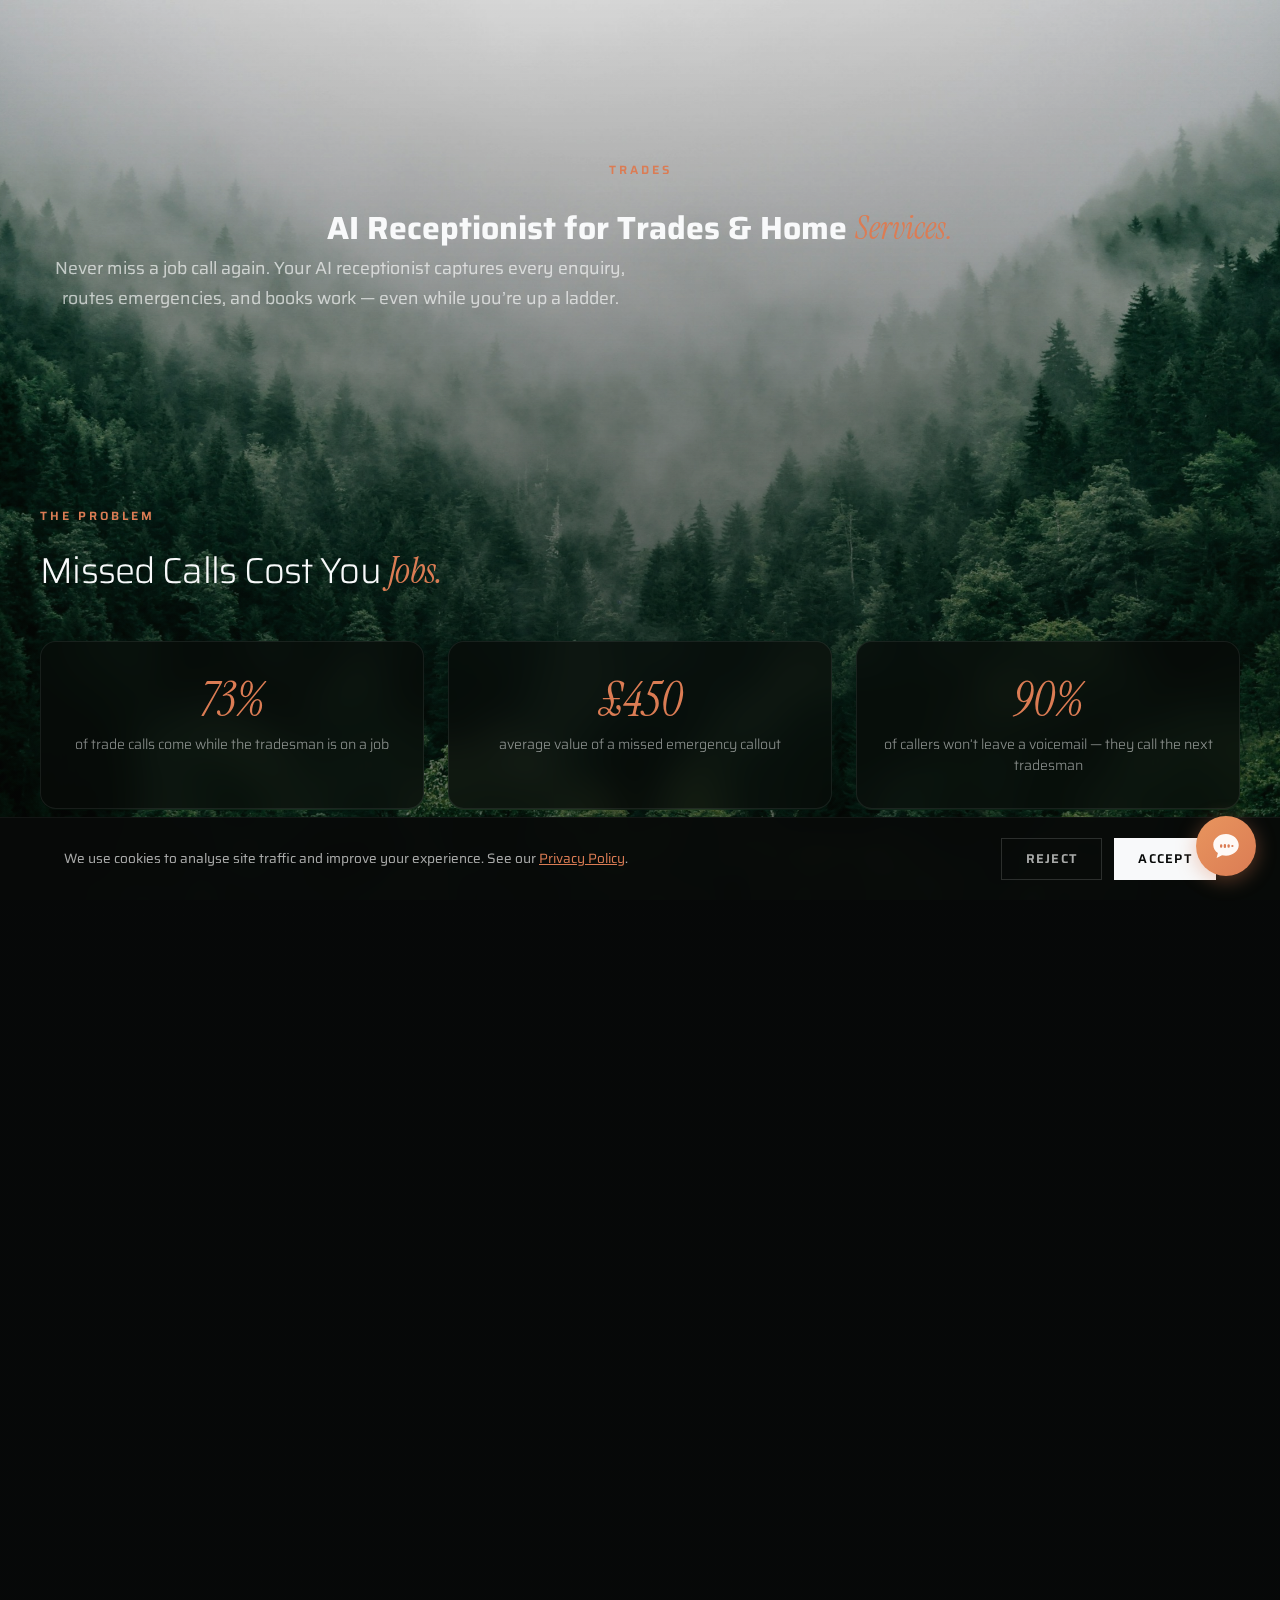
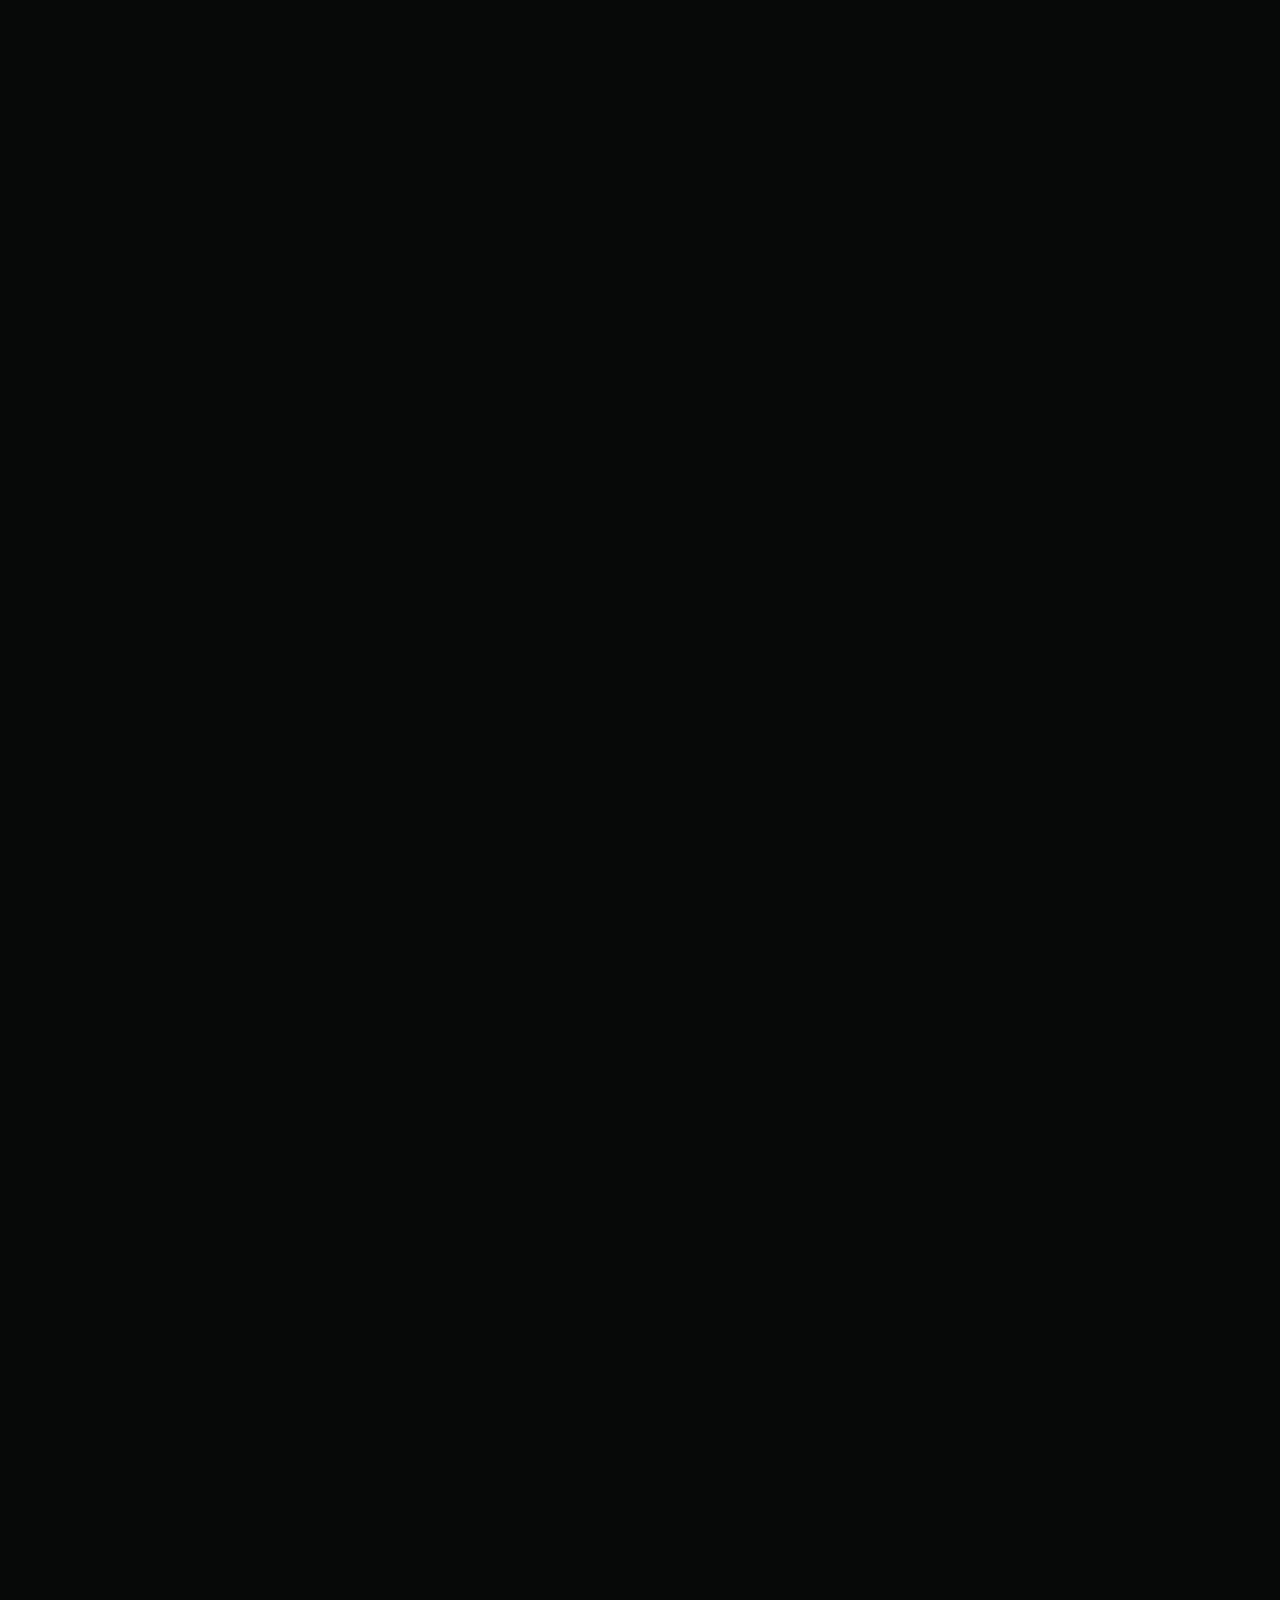
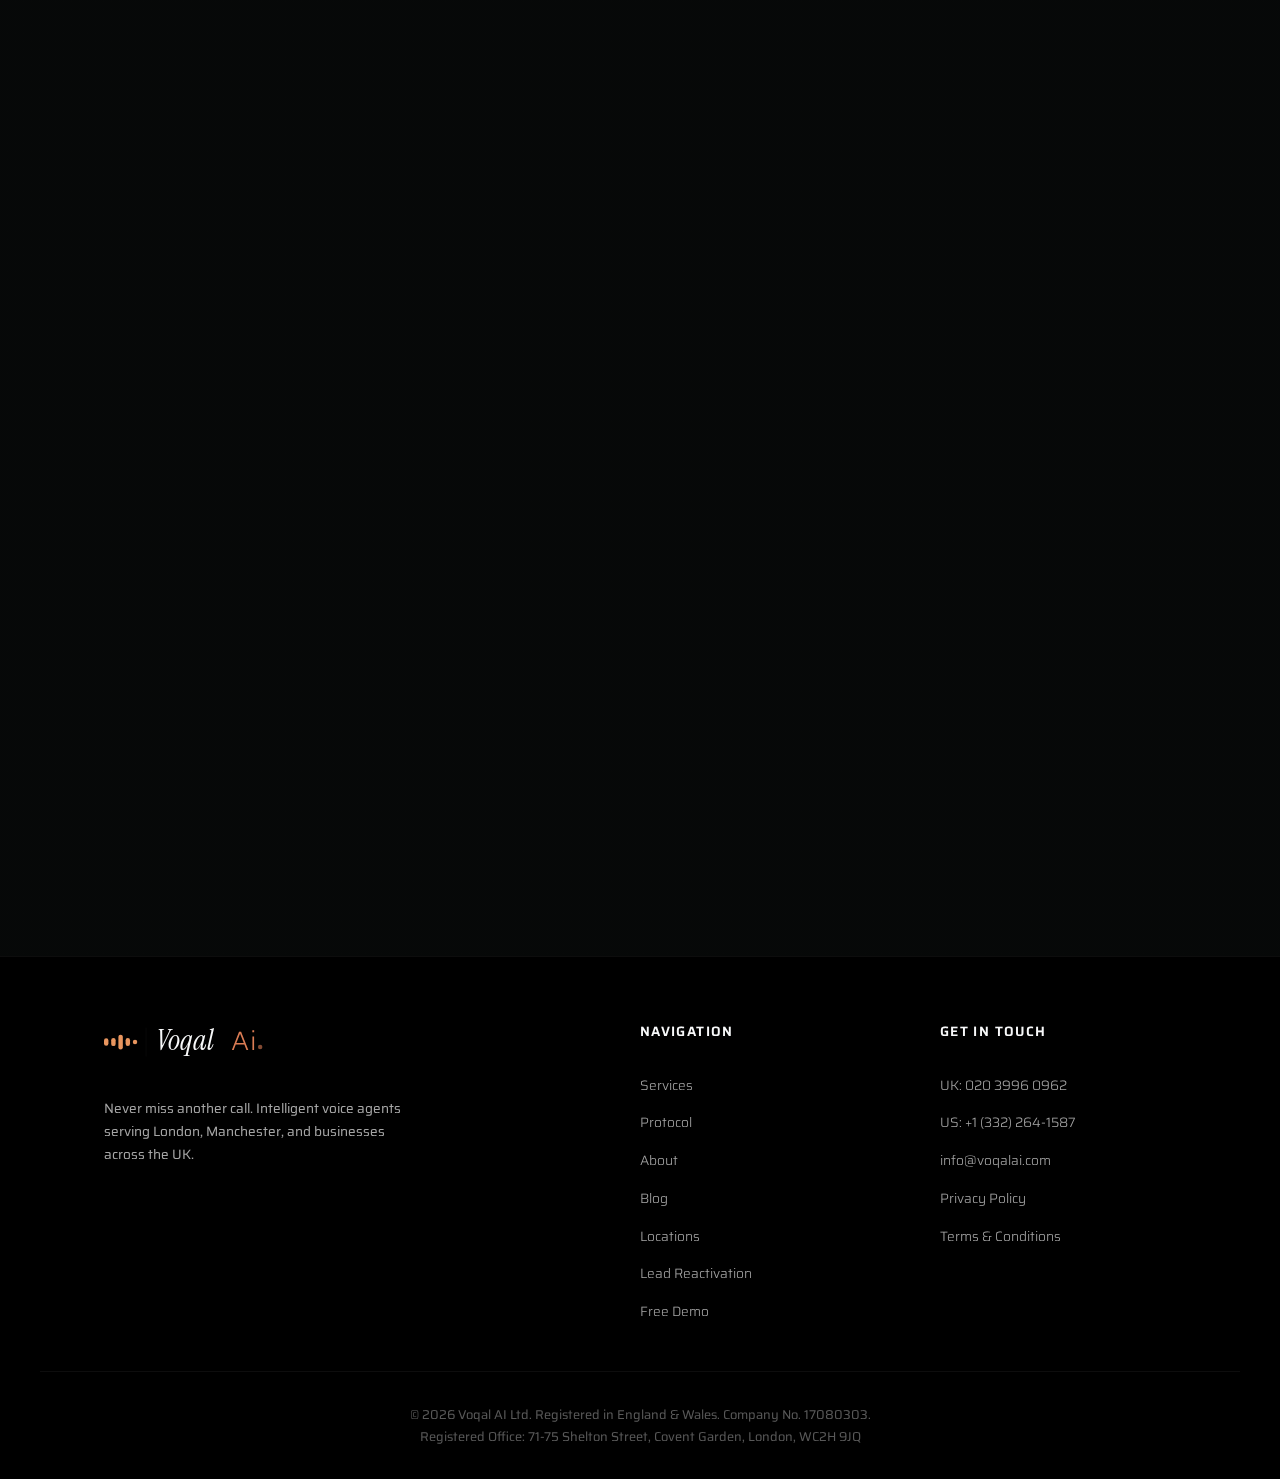
<file: ai-receptionist-tradesmen.html>
<!DOCTYPE html>
<html lang="en">
<head>
  <meta charset="UTF-8">
  <meta name="viewport" content="width=device-width, initial-scale=1.0">
  <title>AI Receptionist for Tradesmen & Home Services UK | Voqal AI</title>
  <meta name="description" content="AI receptionist for UK tradesmen — plumbers, electricians, builders, HVAC. Never miss a job call. Captures leads while you're on site. From £197/month.">
  <meta property="og:title" content="AI Receptionist for Tradesmen & Home Services UK | Voqal AI">
  <meta property="og:description" content="AI receptionist for UK tradesmen — plumbers, electricians, builders, HVAC. Never miss a job call. Captures leads while you're on site. From £197/month.">
  <meta property="og:type" content="website">
  <meta property="og:url" content="https://voqalai.com/ai-receptionist-tradesmen.html">
  <meta property="og:site_name" content="Voqal AI">
  <meta property="og:image" content="https://voqalai.com/images/hero-forest.jpg">
  <meta property="og:locale" content="en_GB">
  <meta name="twitter:card" content="summary_large_image">
  <meta name="twitter:title" content="AI Receptionist for Tradesmen & Home Services UK | Voqal AI">
  <meta name="twitter:description" content="AI receptionist for UK tradesmen — plumbers, electricians, builders, HVAC. Never miss a job call. Captures leads while you're on site. From £197/month.">
  <meta name="twitter:image" content="https://voqalai.com/images/hero-forest.jpg">
  <link rel="canonical" href="https://voqalai.com/ai-receptionist-tradesmen.html">
  <link rel="icon" href="favicon.svg" type="image/svg+xml">
  <link rel="icon" href="favicon-32.png" type="image/png" sizes="32x32">
  <link rel="apple-touch-icon" href="favicon.png">
  <link rel="stylesheet" href="css/style.css">
  <link rel="preconnect" href="https://dashboard.retellai.com">
  <link rel="preload" href="fonts/saira-latin.woff2" as="font" type="font/woff2" crossorigin>
  <link rel="preload" href="fonts/instrument-serif-regular.woff2" as="font" type="font/woff2" crossorigin>

  <!-- Structured Data -->
  <script type="application/ld+json">
  {
    "@context": "https://schema.org",
    "@type": "WebPage",
    "name": "AI Receptionist for Tradesmen & Home Services",
    "description": "AI receptionist for UK tradesmen — plumbers, electricians, builders, HVAC. Never miss a job call. Captures leads while you're on site.",
    "url": "https://voqalai.com/ai-receptionist-tradesmen.html",
    "breadcrumb": {
      "@type": "BreadcrumbList",
      "itemListElement": [
        { "@type": "ListItem", "position": 1, "name": "Home", "item": "https://voqalai.com/" },
        { "@type": "ListItem", "position": 2, "name": "AI Receptionist for Tradesmen", "item": "https://voqalai.com/ai-receptionist-tradesmen.html" }
      ]
    }
  }
  </script>

  <script type="application/ld+json">
  {
    "@context": "https://schema.org",
    "@type": "Service",
    "name": "AI Receptionist for Tradesmen & Home Services",
    "description": "AI-powered phone receptionist for UK tradesmen. Captures job enquiries, routes emergencies, and handles after-hours calls while you're on site.",
    "provider": {
      "@type": "Organization",
      "name": "Voqal AI",
      "url": "https://voqalai.com"
    },
    "areaServed": {
      "@type": "Country",
      "name": "United Kingdom"
    },
    "serviceType": "AI Voice Receptionist"
  }
  </script>

</head>
<body>

  <!-- Fixed Background Image -->
  <div class="page-background" style="background-image: url('images/hero-forest.jpg');"></div>

  <!-- Page Overlay -->
  <div class="page-overlay">

    <!-- Navigation -->
    <nav id="navbar" class="scrolled fade-up-1">
      <a href="index.html" class="logo"><svg viewBox="0 0 295 65" fill="none" xmlns="http://www.w3.org/2000/svg">
  <defs><linearGradient id="wf-grad" x1="0" y1="15" x2="0" y2="75"><stop offset="0%" stop-color="#e8955e"/><stop offset="100%" stop-color="#db7c54"/></linearGradient></defs>
  <rect x="0" y="27" width="8" height="22" rx="4" fill="url(#wf-grad)"><animate attributeName="height" values="22;7.7;22" dur="1.2s" begin="0s" repeatCount="indefinite"/><animate attributeName="y" values="27;34.15;27" dur="1.2s" begin="0s" repeatCount="indefinite"/></rect>
  <rect x="13" y="19" width="8" height="38" rx="4" fill="url(#wf-grad)"><animate attributeName="height" values="38;13.3;38" dur="1.2s" begin="0.2s" repeatCount="indefinite"/><animate attributeName="y" values="19;31.35;19" dur="1.2s" begin="0.2s" repeatCount="indefinite"/></rect>
  <rect x="26" y="11" width="8" height="54" rx="4" fill="url(#wf-grad)"><animate attributeName="height" values="54;18.9;54" dur="1.2s" begin="0.1s" repeatCount="indefinite"/><animate attributeName="y" values="11;28.55;11" dur="1.2s" begin="0.1s" repeatCount="indefinite"/></rect>
  <rect x="39" y="21" width="8" height="34" rx="4" fill="url(#wf-grad)"><animate attributeName="height" values="34;11.9;34" dur="1.2s" begin="0.3s" repeatCount="indefinite"/><animate attributeName="y" values="21;32.05;21" dur="1.2s" begin="0.3s" repeatCount="indefinite"/></rect>
  <rect x="52" y="29" width="8" height="18" rx="4" fill="url(#wf-grad)"><animate attributeName="height" values="18;6.3;18" dur="1.2s" begin="0.15s" repeatCount="indefinite"/><animate attributeName="y" values="29;34.85;29" dur="1.2s" begin="0.15s" repeatCount="indefinite"/></rect>
  <line x1="76" y1="12" x2="76" y2="64" stroke="rgba(255,255,255,0.06)" stroke-width="1"/>
  <text x="94" y="52" font-family="'Instrument Serif', Georgia, serif" font-weight="400" font-style="italic" font-size="52" fill="#f8f9fa" letter-spacing="1">Voqal</text>
  <text x="230" y="52" font-family="'Saira', sans-serif" font-weight="300" font-size="48" fill="#db7c54" letter-spacing="2">Ai</text>
  <circle cx="282" cy="47" r="4" fill="#db7c54"><animate attributeName="opacity" values="1;0.4;1" dur="2.5s" repeatCount="indefinite"/></circle>
</svg></a>
      <ul class="nav-links" id="navLinks">
        <li><a href="index.html#services">Services</a></li>
        <li><a href="index.html#protocol">Protocol</a></li>
        <li><a href="pricing.html">Pricing</a></li>
        <li><a href="about.html">About</a></li>
        <li><a href="blog/">Blog</a></li>
        <li><a href="index.html#demo">Contact</a></li>
      </ul>
      <a href="index.html#demo" class="btn-nav">Book Demo</a>
      <button class="mobile-toggle" id="mobileToggle" aria-label="Toggle menu">
        <span></span><span></span><span></span>
      </button>
    </nav>

    <!-- Main Content -->
    <main class="content-wrapper">

      <!-- Hero -->
      <section class="subpage-header container">
        <div class="reveal">
          <span class="section-label">Trades</span>
          <h1>AI Receptionist for Trades & Home <span class="italic-accent">Services.</span></h1>
          <p>Never miss a job call again. Your AI receptionist captures every enquiry, routes emergencies, and books work &mdash; even while you&rsquo;re up a ladder.</p>
        </div>
      </section>

      <!-- The Problem -->
      <section class="section-padding container problem-section">
        <div class="reveal">
          <span class="section-label">The Problem</span>
          <h2>Missed Calls Cost You <span class="italic-accent">Jobs.</span></h2>
        </div>

        <div class="stats-grid-3 reveal" style="transition-delay: 0.1s;">
          <div class="stat-block-lg">
            <div class="stat-big">73%</div>
            <div class="stat-desc">of trade calls come while the tradesman is on a job</div>
          </div>
          <div class="stat-block-lg">
            <div class="stat-big">&pound;450</div>
            <div class="stat-desc">average value of a missed emergency callout</div>
          </div>
          <div class="stat-block-lg">
            <div class="stat-big">90%</div>
            <div class="stat-desc">of callers won&rsquo;t leave a voicemail &mdash; they call the next tradesman</div>
          </div>
        </div>

        <p class="problem-copy reveal" style="transition-delay: 0.2s;">When you&rsquo;re on site, your hands are full &mdash; literally. Every unanswered call is a potential job walking straight to a competitor. Voicemail doesn&rsquo;t cut it. Customers with burst pipes, faulty wiring, or urgent repairs aren&rsquo;t going to wait. They need someone to pick up, understand the problem, and confirm you&rsquo;re on it. That&rsquo;s exactly what our AI receptionist does.</p>
      </section>

      <!-- Solution -->
      <section class="section-padding container">
        <div class="reveal">
          <span class="section-label">The Solution</span>
          <h2>An AI Receptionist Built for <span class="italic-accent">Tradesmen.</span></h2>
          <p>Purpose-built to handle the types of calls trades businesses receive every day &mdash; from routine quotes to emergency callouts.</p>
        </div>

        <div class="services-grid">
          <div class="service-card reveal">
            <div class="icon">I.</div>
            <h3>Job Enquiry Capture</h3>
            <p>Captures the type of work needed, urgency level, property location, and contact details &mdash; then sends you a complete job brief you can quote from.</p>
          </div>

          <div class="service-card reveal" style="transition-delay: 0.1s;">
            <div class="icon">II.</div>
            <h3>Emergency Callout Routing</h3>
            <p>Identifies emergencies like burst pipes, gas leaks, and electrical faults. Sends you an immediate alert so you can prioritise urgent work and respond fast.</p>
          </div>

          <div class="service-card reveal" style="transition-delay: 0.2s;">
            <div class="icon">III.</div>
            <h3>Quote Request Handling</h3>
            <p>Gathers the full scope of work from the caller &mdash; measurements, materials, access details &mdash; so you can prepare accurate quotes without a callback.</p>
          </div>

          <div class="service-card reveal" style="transition-delay: 0.3s;">
            <div class="icon">IV.</div>
            <h3>After-Hours Coverage</h3>
            <p>Captures weekend and evening emergency calls when you&rsquo;re off the tools. No more missed opportunities from out-of-hours enquiries sitting in voicemail.</p>
          </div>
        </div>
      </section>

      <!-- How It Works -->
      <section class="section-padding container protocol-section">
        <div class="reveal">
          <span class="section-label">How It Works</span>
          <h2>The <span class="italic-accent">Protocol.</span></h2>
        </div>

        <div class="protocol-grid">
          <div class="protocol-step reveal">
            <div class="step-number">01</div>
            <h3>Forward Your Calls</h3>
            <p>Redirect your business line to your AI receptionist when you&rsquo;re on a job, after hours, or whenever you need coverage. Takes two minutes to set up with any mobile provider.</p>
          </div>

          <div class="protocol-step reveal" style="transition-delay: 0.1s;">
            <div class="step-number">02</div>
            <h3>AI Handles the Call</h3>
            <p>Your AI receptionist answers naturally, identifies the type of work, captures all the details, and determines urgency. Emergency calls trigger an instant alert to your phone.</p>
          </div>

          <div class="protocol-step reveal" style="transition-delay: 0.2s;">
            <div class="step-number">03</div>
            <h3>You Get the Brief</h3>
            <p>A complete job summary lands in your inbox or CRM &mdash; caller details, job description, urgency, and location. You follow up when you&rsquo;re ready, with all the information you need.</p>
          </div>
        </div>
      </section>

      <!-- FAQ -->
      <section class="section-padding container faq-section">
        <div class="reveal">
          <span class="section-label">FAQ</span>
          <h2>Common <span class="italic-accent">Questions.</span></h2>
        </div>

        <div class="faq-list reveal" style="transition-delay: 0.1s;">
          <div class="faq-item">
            <button class="faq-question" onclick="toggleFaq(this)">
              <span>Can it handle calls while I'm on a job site?</span>
              <span class="faq-icon">+</span>
            </button>
            <div class="faq-answer">
              <p>That&rsquo;s exactly what it&rsquo;s designed for. When you&rsquo;re on site and can&rsquo;t answer, your AI receptionist picks up, gathers all the job details, and sends you a summary. You never miss an enquiry, and callers get a professional response instead of voicemail.</p>
            </div>
          </div>

          <div class="faq-item">
            <button class="faq-question" onclick="toggleFaq(this)">
              <span>How does it know what's an emergency vs a routine enquiry?</span>
              <span class="faq-icon">+</span>
            </button>
            <div class="faq-answer">
              <p>The AI is trained to recognise urgency signals &mdash; keywords like &ldquo;burst pipe,&rdquo; &ldquo;no power,&rdquo; &ldquo;gas smell,&rdquo; or &ldquo;flooding.&rdquo; When it detects an emergency, it flags the call as high priority and sends you an immediate alert via text or app notification, so you can respond within minutes.</p>
            </div>
          </div>

          <div class="faq-item">
            <button class="faq-question" onclick="toggleFaq(this)">
              <span>Can it give rough quotes or pricing?</span>
              <span class="faq-icon">+</span>
            </button>
            <div class="faq-answer">
              <p>You can configure the AI to share indicative pricing ranges if you want &mdash; for example, &ldquo;a standard boiler service typically starts from &pound;80.&rdquo; For bespoke work, it captures the full scope of the job so you can provide an accurate quote yourself when you follow up.</p>
            </div>
          </div>

          <div class="faq-item">
            <button class="faq-question" onclick="toggleFaq(this)">
              <span>Does it work with my existing mobile number?</span>
              <span class="faq-icon">+</span>
            </button>
            <div class="faq-answer">
              <p>Yes. You simply set up call forwarding from your existing number to your AI receptionist line. When you&rsquo;re available, calls ring you as normal. When you&rsquo;re busy or don&rsquo;t answer, they divert to the AI. No need to change your number or print new business cards.</p>
            </div>
          </div>

          <div class="faq-item">
            <button class="faq-question" onclick="toggleFaq(this)">
              <span>What if I work alone and can't answer during the day?</span>
              <span class="faq-icon">+</span>
            </button>
            <div class="faq-answer">
              <p>That&rsquo;s the most common setup for sole traders. The AI handles every call during working hours while you focus on the job in front of you. At the end of the day, you review your job briefs and follow up at a time that suits you &mdash; no rushing off a ladder to answer your phone.</p>
            </div>
          </div>

          <div class="faq-item">
            <button class="faq-question" onclick="toggleFaq(this)">
              <span>How much does it cost for a sole trader?</span>
              <span class="faq-icon">+</span>
            </button>
            <div class="faq-answer">
              <p>Plans start from &pound;197 per month with no long-term contracts. For a sole trader, that&rsquo;s less than the value of a single missed callout. You can cancel anytime, and there are no setup fees. <a href="pricing.html" style="color: #db7c54;">View full pricing details.</a></p>
            </div>
          </div>
        </div>
      </section>

      <!-- CTA -->
      <section class="container pricing-bottom-cta">
        <div class="reveal">
          <span class="section-label">Ready to Start?</span>
          <h2>Stop Losing Jobs to <span class="italic-accent">Missed Calls.</span></h2>
          <p>Book a free consultation and we&rsquo;ll build an AI receptionist tailored to your trade. No contracts, no pressure.</p>
          <a href="index.html#demo" class="btn-pricing-cta">Book Free Consultation &rarr;</a>
        </div>
      </section>

    </main>

    <!-- FOOTER -->
    <footer>
      <div class="container footer-grid">
        <div>
          <a href="index.html" class="logo footer-logo"><svg viewBox="0 0 295 65" fill="none" xmlns="http://www.w3.org/2000/svg">
  <defs><linearGradient id="wf-grad2" x1="0" y1="15" x2="0" y2="75"><stop offset="0%" stop-color="#e8955e"/><stop offset="100%" stop-color="#db7c54"/></linearGradient></defs>
  <rect x="0" y="27" width="8" height="22" rx="4" fill="url(#wf-grad2)"><animate attributeName="height" values="22;7.7;22" dur="1.2s" begin="0s" repeatCount="indefinite"/><animate attributeName="y" values="27;34.15;27" dur="1.2s" begin="0s" repeatCount="indefinite"/></rect>
  <rect x="13" y="19" width="8" height="38" rx="4" fill="url(#wf-grad2)"><animate attributeName="height" values="38;13.3;38" dur="1.2s" begin="0.2s" repeatCount="indefinite"/><animate attributeName="y" values="19;31.35;19" dur="1.2s" begin="0.2s" repeatCount="indefinite"/></rect>
  <rect x="26" y="11" width="8" height="54" rx="4" fill="url(#wf-grad2)"><animate attributeName="height" values="54;18.9;54" dur="1.2s" begin="0.1s" repeatCount="indefinite"/><animate attributeName="y" values="11;28.55;11" dur="1.2s" begin="0.1s" repeatCount="indefinite"/></rect>
  <rect x="39" y="21" width="8" height="34" rx="4" fill="url(#wf-grad2)"><animate attributeName="height" values="34;11.9;34" dur="1.2s" begin="0.3s" repeatCount="indefinite"/><animate attributeName="y" values="21;32.05;21" dur="1.2s" begin="0.3s" repeatCount="indefinite"/></rect>
  <rect x="52" y="29" width="8" height="18" rx="4" fill="url(#wf-grad2)"><animate attributeName="height" values="18;6.3;18" dur="1.2s" begin="0.15s" repeatCount="indefinite"/><animate attributeName="y" values="29;34.85;29" dur="1.2s" begin="0.15s" repeatCount="indefinite"/></rect>
  <line x1="76" y1="12" x2="76" y2="64" stroke="rgba(255,255,255,0.06)" stroke-width="1"/>
  <text x="94" y="52" font-family="'Instrument Serif', Georgia, serif" font-weight="400" font-style="italic" font-size="52" fill="#f8f9fa" letter-spacing="1">Voqal</text>
  <text x="230" y="52" font-family="'Saira', sans-serif" font-weight="300" font-size="48" fill="#db7c54" letter-spacing="2">Ai</text>
  <circle cx="282" cy="47" r="4" fill="#db7c54"><animate attributeName="opacity" values="1;0.4;1" dur="2.5s" repeatCount="indefinite"/></circle>
</svg></a>
          <p class="footer-tagline">Never miss another call. Intelligent voice agents serving London, Manchester, and businesses across the UK.</p>
        </div>
        <div class="footer-links">
          <p class="footer-heading">Navigation</p>
          <a href="index.html#services">Services</a>
          <a href="index.html#protocol">Protocol</a>
          <a href="about.html">About</a>
          <a href="blog/">Blog</a>
          <a href="locations.html">Locations</a>
          <a href="lead-reactivation.html">Lead Reactivation</a>
          <a href="index.html#demo">Free Demo</a>
        </div>
        <div class="footer-links">
          <p class="footer-heading">Get in Touch</p>
          <a href="tel:+442039960962">UK: 020 3996 0962</a>
          <a href="tel:+13322641587">US: +1 (332) 264-1587</a>
          <a href="mailto:info@voqalai.com">info@voqalai.com</a>
          <a href="privacy.html">Privacy Policy</a>
          <a href="terms.html">Terms & Conditions</a>
        </div>
      </div>
      <div class="container footer-bottom">
        <p>&copy; 2026 Voqal AI Ltd. Registered in England &amp; Wales. Company No. 17080303.</p>
        <p class="footer-address">Registered Office: 71-75 Shelton Street, Covent Garden, London, WC2H 9JQ</p>
      </div>
    </footer>

  </div>

  <!-- Retell AI Chat Widget -->
  <script
    id="retell-widget"
    src="https://dashboard.retellai.com/retell-widget.js"
    type="module"
    data-public-key="public_key_692e22f82e27e1f57afe6"
    data-agent-id="agent_42e2f4ee39b0f6db2cbe9db919"
    data-title="Chat with Aria"
    data-color="#db7c54"
    data-logo-url="https://voqalai.com/favicon.png"
    data-bot-name="Aria"
    data-popup-message="Hey! Got questions? Chat with us."
    data-show-ai-popup="true"
    data-show-ai-popup-time="15"
  ></script>
  <!-- Custom Chat Launcher -->
  <button id="voqalChatLauncher" aria-label="Chat with Aria" style="
    position: fixed; bottom: 24px; right: 24px; z-index: 1000000;
    width: 60px; height: 60px; border-radius: 50%; border: none; cursor: pointer;
    background: linear-gradient(135deg, #e8955e, #db7c54);
    box-shadow: 0 4px 20px rgba(219,124,84,0.4);
    display: flex; align-items: center; justify-content: center;
    transition: transform 0.3s ease, box-shadow 0.3s ease;
  ">
    <svg width="30" height="30" viewBox="0 0 40 40" fill="none" xmlns="http://www.w3.org/2000/svg">
      <path d="M20 4C10.6 4 3 10.4 3 18.2c0 4.5 2.4 8.5 6.2 11.2L7.5 36l7.2-3.6c1.7 0.4 3.4 0.6 5.3 0.6 9.4 0 17-6.4 17-14.2S29.4 4 20 4z" fill="white" opacity="0.95"/>
      <rect x="12" y="16" width="3" height="8" rx="1.5" fill="#db7c54"><animate attributeName="height" values="8;3;8" dur="1.2s" begin="0s" repeatCount="indefinite"/><animate attributeName="y" values="16;18.5;16" dur="1.2s" begin="0s" repeatCount="indefinite"/></rect>
      <rect x="17" y="13" width="3" height="14" rx="1.5" fill="#db7c54"><animate attributeName="height" values="14;5;14" dur="1.2s" begin="0.2s" repeatCount="indefinite"/><animate attributeName="y" values="13;17.5;13" dur="1.2s" begin="0.2s" repeatCount="indefinite"/></rect>
      <rect x="22" y="15" width="3" height="10" rx="1.5" fill="#db7c54"><animate attributeName="height" values="10;3.5;10" dur="1.2s" begin="0.1s" repeatCount="indefinite"/><animate attributeName="y" values="15;18.25;15" dur="1.2s" begin="0.1s" repeatCount="indefinite"/></rect>
      <rect x="27" y="17" width="3" height="6" rx="1.5" fill="#db7c54"><animate attributeName="height" values="6;2;6" dur="1.2s" begin="0.3s" repeatCount="indefinite"/><animate attributeName="y" values="17;19;17" dur="1.2s" begin="0.3s" repeatCount="indefinite"/></rect>
    </svg>
  </button>
  <script>
    // Custom launcher: hide Retell's default FAB, resize chat, wire up click
    (function retellCustomize() {
      var host = null;
      document.querySelectorAll('div').forEach(function(el) {
        if (el.shadowRoot && el.style.position === 'fixed' && el.style.zIndex === '999999') host = el;
      });
      if (host && host.shadowRoot) {
        var s = document.createElement('style');
        s.textContent = '.retell-chat-window { max-height: 350px !important; height: 350px !important; } #retell-fab { display: none !important; } .retell-popup-container { bottom: 70px !important; right: 0 !important; }';
        host.shadowRoot.appendChild(s);
        // Change input placeholder
        var inp = host.shadowRoot.querySelector('input[placeholder], textarea[placeholder]');
        if (inp) inp.placeholder = 'Ask us anything...';
        // Wire custom launcher to toggle Retell chat
        var fab = host.shadowRoot.querySelector('#retell-fab');
        document.getElementById('voqalChatLauncher').addEventListener('click', function() {
          if (fab) fab.click();
        });
        // Hover effect
        var btn = document.getElementById('voqalChatLauncher');
        btn.addEventListener('mouseenter', function() { btn.style.transform = 'scale(1.1)'; btn.style.boxShadow = '0 6px 28px rgba(219,124,84,0.5)'; });
        btn.addEventListener('mouseleave', function() { btn.style.transform = 'scale(1)'; btn.style.boxShadow = '0 4px 20px rgba(219,124,84,0.4)'; });
      } else {
        setTimeout(retellCustomize, 500);
      }
    })();
  </script>

  <!-- GDPR Cookie Consent Banner -->
  <div id="cookieBanner" class="cookie-banner" style="display:none;">
    <p>We use cookies to analyse site traffic and improve your experience. See our <a href="privacy.html">Privacy Policy</a>.</p>
    <div class="cookie-buttons">
      <button id="cookieReject" class="btn-cookie btn-cookie-reject">Reject</button>
      <button id="cookieAccept" class="btn-cookie">Accept</button>
    </div>
  </div>

  <script>
    // Navbar scroll effect
    const navbar = document.getElementById('navbar');
    window.addEventListener('scroll', () => {
      navbar.classList.toggle('scrolled', window.scrollY > 50);
    });

    // Mobile menu toggle
    const mobileToggle = document.getElementById('mobileToggle');
    const navLinks = document.getElementById('navLinks');
    mobileToggle.addEventListener('click', () => {
      navLinks.classList.toggle('active');
      mobileToggle.classList.toggle('active');
    });
    navLinks.querySelectorAll('a').forEach(link => {
      link.addEventListener('click', () => {
        navLinks.classList.remove('active');
        mobileToggle.classList.remove('active');
      });
    });

    // Smooth scroll
    document.querySelectorAll('a[href^="#"]').forEach(anchor => {
      anchor.addEventListener('click', function(e) {
        if (this.getAttribute('href') === '#') return;
        e.preventDefault();
        const target = document.querySelector(this.getAttribute('href'));
        if (target) target.scrollIntoView({ behavior: 'smooth', block: 'start' });
      });
    });

    // Scroll reveal
    function reveal() {
      document.querySelectorAll('.reveal').forEach(el => {
        if (el.getBoundingClientRect().top < window.innerHeight - 100) {
          el.classList.add('active');
        }
      });
    }
    window.addEventListener('scroll', reveal);
    reveal();

    // FAQ Accordion
    function toggleFaq(btn) {
      const item = btn.parentElement;
      const wasOpen = item.classList.contains('open');
      document.querySelectorAll('.faq-item').forEach(function(el) {
        el.classList.remove('open');
      });
      if (!wasOpen) {
        item.classList.add('open');
      }
    }

    // GDPR Cookie Consent
    (function() {
      function loadGTM() {}
      var consent = localStorage.getItem('cookieConsent');
      if (consent === 'accepted') { loadGTM(); }
      else if (consent !== 'rejected') { document.getElementById('cookieBanner').style.display = 'flex'; }
      document.getElementById('cookieAccept').addEventListener('click', function() {
        localStorage.setItem('cookieConsent', 'accepted');
        document.getElementById('cookieBanner').style.display = 'none';
        loadGTM();
      });
      document.getElementById('cookieReject').addEventListener('click', function() {
        localStorage.setItem('cookieConsent', 'rejected');
        document.getElementById('cookieBanner').style.display = 'none';
      });
    })();
  </script>

</body>
</html>
</file>
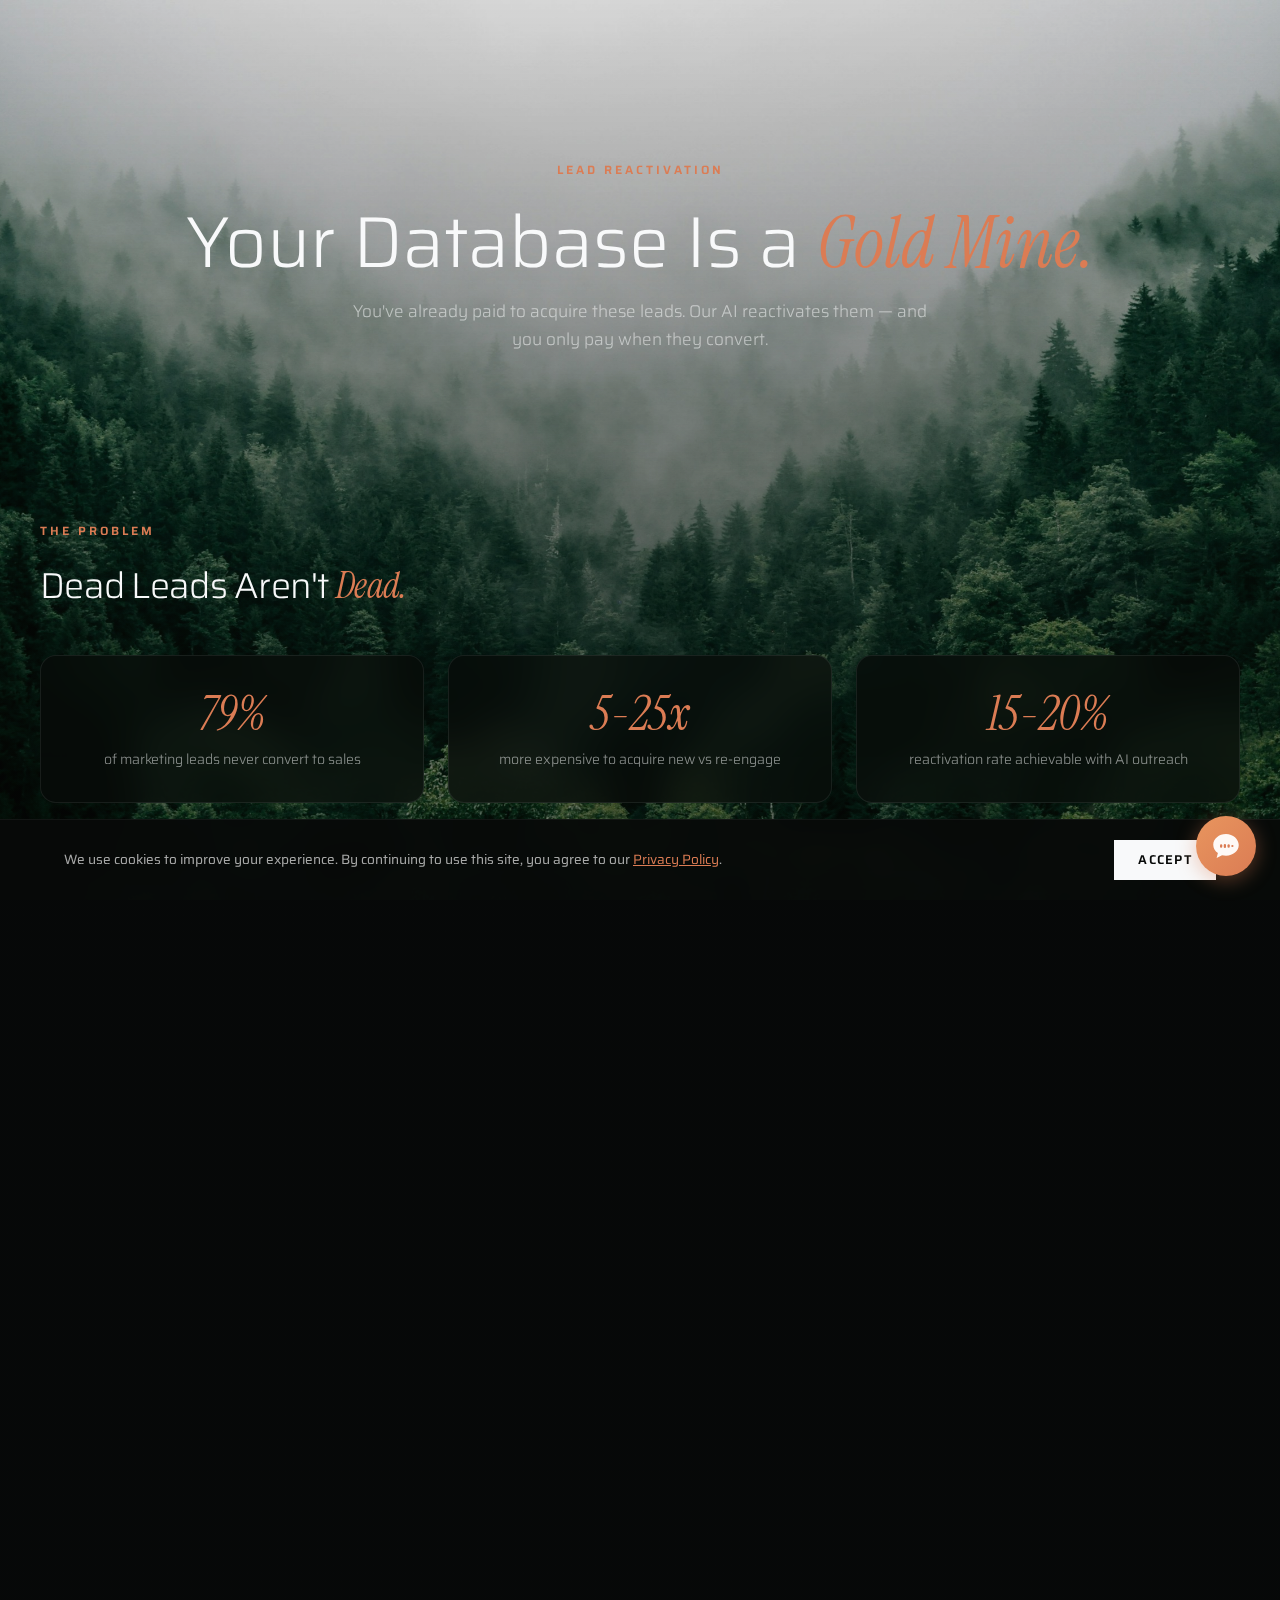
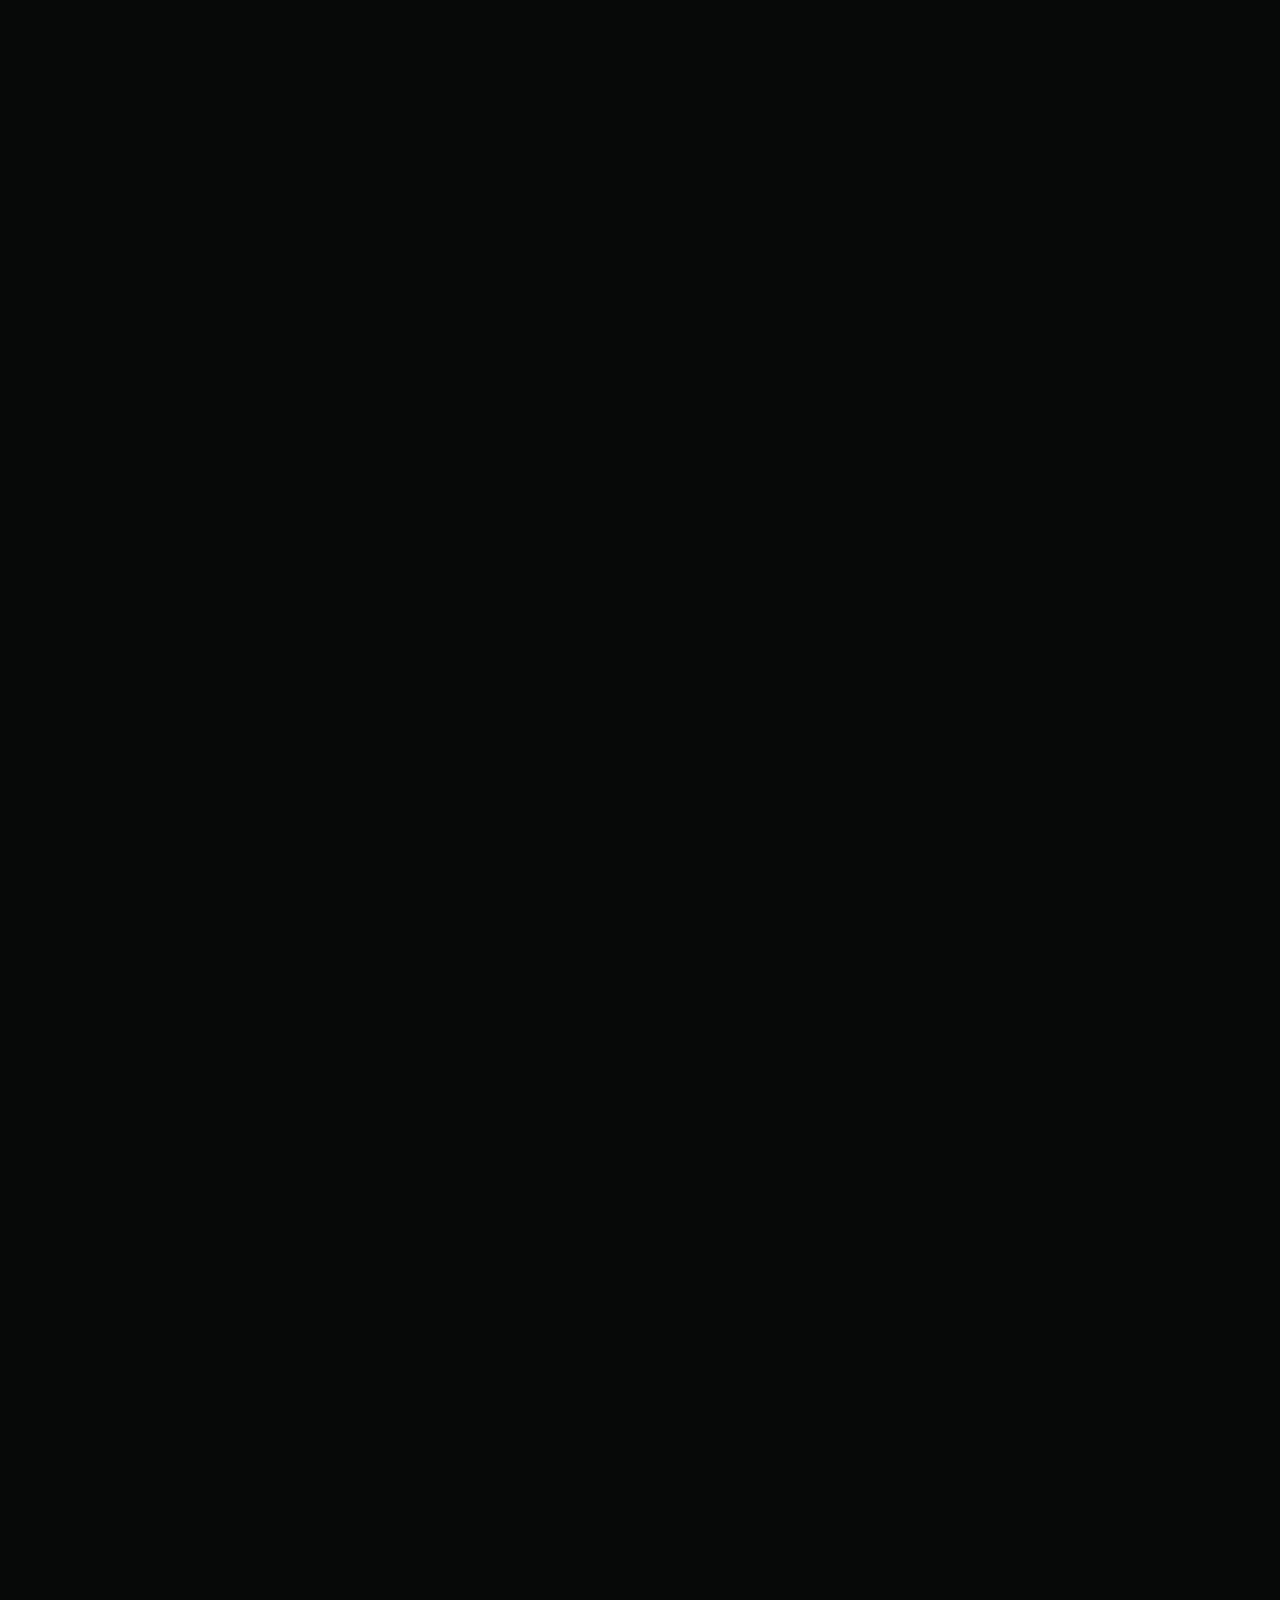
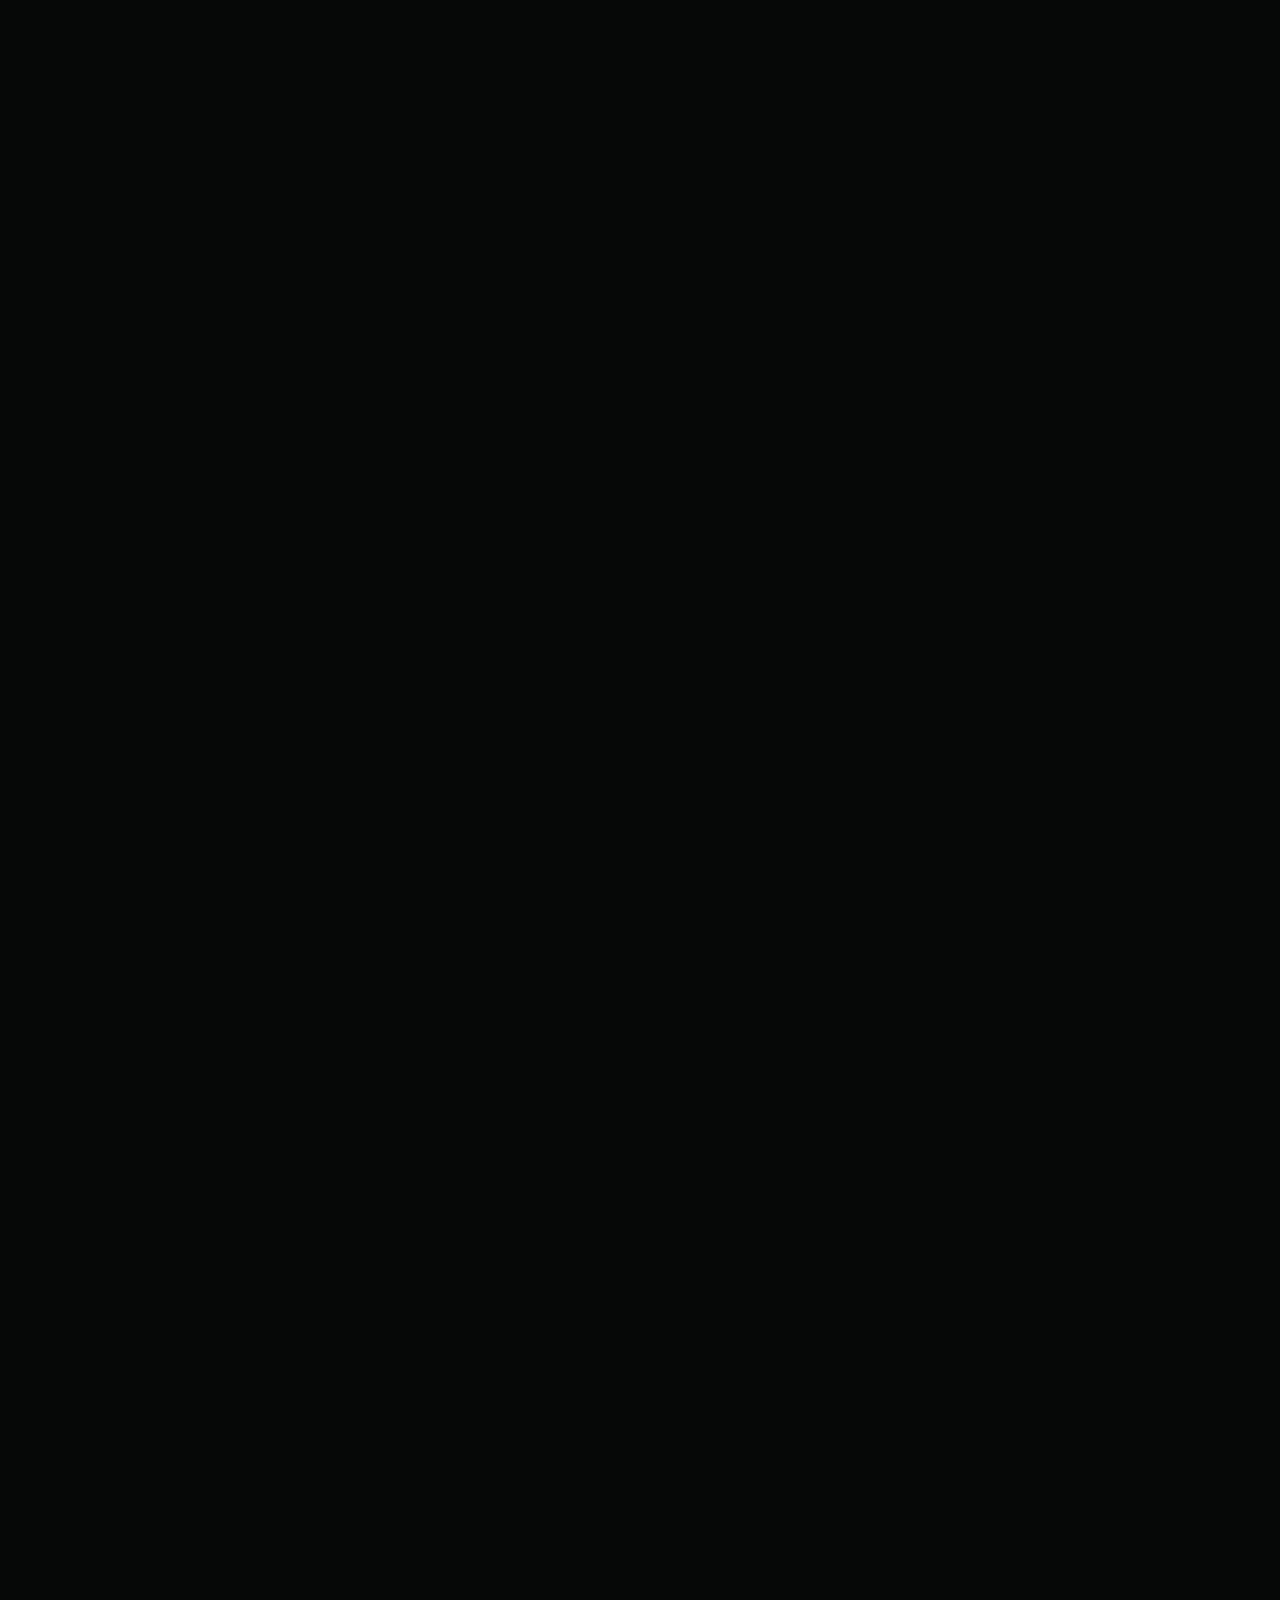
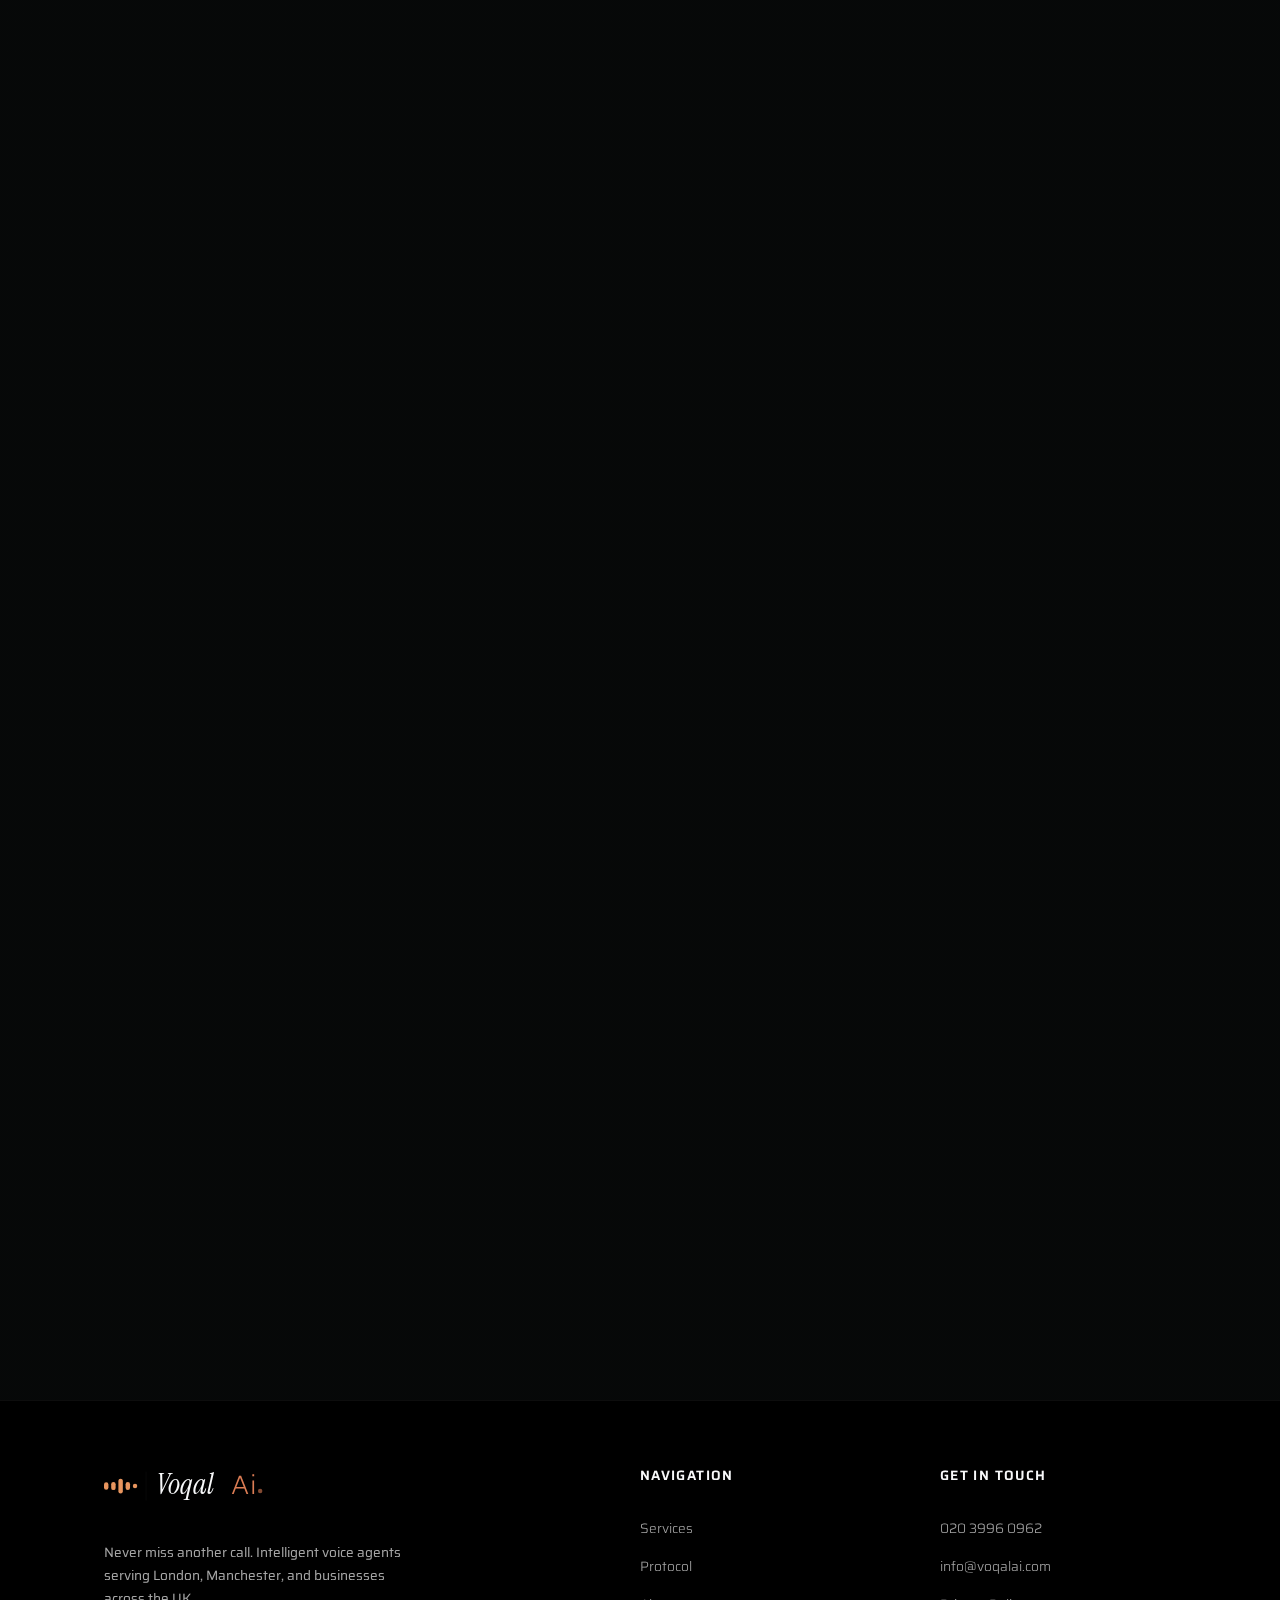
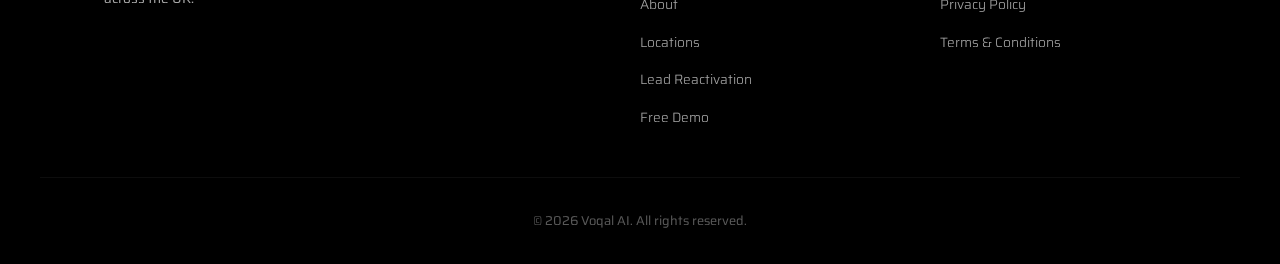
<file: lead-reactivation.html>
<!DOCTYPE html>
<html lang="en">
<head>
  <meta charset="UTF-8">
  <meta name="viewport" content="width=device-width, initial-scale=1.0">
  <title>Lead Reactivation | Voqal AI - Pay-Per-Result AI Lead Recovery</title>
  <meta name="description" content="Reactivate dormant leads with AI-powered outreach. Pay only when leads convert — zero upfront cost, zero risk. 15-20% reactivation rate.">
  <meta property="og:title" content="Lead Reactivation | Voqal AI - Pay-Per-Result AI Lead Recovery">
  <meta property="og:description" content="Reactivate dormant leads with AI-powered outreach. Pay only when leads convert — zero upfront cost, zero risk.">
  <meta property="og:type" content="website">
  <meta property="og:url" content="https://voqalai.com/lead-reactivation.html">
  <meta property="og:site_name" content="Voqal AI">
  <meta property="og:image" content="https://voqalai.com/images/hero-forest.jpg">
  <meta property="og:locale" content="en_GB">
  <meta name="twitter:card" content="summary_large_image">
  <meta name="twitter:title" content="Lead Reactivation | Voqal AI - Pay-Per-Result AI Lead Recovery">
  <meta name="twitter:description" content="Reactivate dormant leads with AI-powered outreach. Pay only when leads convert — zero upfront cost, zero risk.">
  <meta name="twitter:image" content="https://voqalai.com/images/hero-forest.jpg">
  <link rel="canonical" href="https://voqalai.com/lead-reactivation.html">
  <link rel="icon" href="favicon.svg" type="image/svg+xml">
  <link rel="icon" href="favicon-32.png" type="image/png" sizes="32x32">
  <link rel="apple-touch-icon" href="favicon.png">
  <link rel="stylesheet" href="css/style.css">

  <!-- Structured Data -->
  <script type="application/ld+json">
  {
    "@context": "https://schema.org",
    "@type": "WebPage",
    "name": "Lead Reactivation",
    "description": "Reactivate dormant leads with AI-powered outreach. Pay only when leads convert.",
    "url": "https://voqalai.com/lead-reactivation.html",
    "breadcrumb": {
      "@type": "BreadcrumbList",
      "itemListElement": [
        { "@type": "ListItem", "position": 1, "name": "Home", "item": "https://voqalai.com/" },
        { "@type": "ListItem", "position": 2, "name": "Lead Reactivation", "item": "https://voqalai.com/lead-reactivation.html" }
      ]
    }
  }
  </script>

  <script type="application/ld+json">
  {
    "@context": "https://schema.org",
    "@type": "FAQPage",
    "mainEntity": [
      {
        "@type": "Question",
        "name": "What does \"pay on results\" actually mean?",
        "acceptedAnswer": {
          "@type": "Answer",
          "text": "You only pay when a lead we reactivate meets your agreed conversion criteria — whether that's a booked appointment, a completed form, or a qualified sales call. If a lead doesn't convert, you pay nothing for that contact. We define conversion criteria together before launch so there are no surprises."
        }
      },
      {
        "@type": "Question",
        "name": "What data do you need from me?",
        "acceptedAnswer": {
          "@type": "Answer",
          "text": "At minimum, we need contact names and phone numbers. The more context you can provide — such as original enquiry date, service interest, or lead source — the more personalised and effective our outreach will be. We can work with CRM exports, spreadsheets, or direct API integrations."
        }
      },
      {
        "@type": "Question",
        "name": "How does the AI contact my leads?",
        "acceptedAnswer": {
          "@type": "Answer",
          "text": "Our AI initiates natural voice calls from a UK phone number. Each conversation is personalised to the lead's history with your business. The AI handles objections, answers common questions, and qualifies interest — then routes warm leads directly to your team for follow-up."
        }
      },
      {
        "@type": "Question",
        "name": "What about GDPR and opt-outs?",
        "acceptedAnswer": {
          "@type": "Answer",
          "text": "We take compliance seriously. All outreach operates under legitimate interest or existing consent, depending on your data. Every call includes a clear opt-out option, and we maintain suppression lists in real-time. We'll work with you to ensure your data handling meets ICO guidelines before any campaign goes live."
        }
      },
      {
        "@type": "Question",
        "name": "How quickly can a campaign go live?",
        "acceptedAnswer": {
          "@type": "Answer",
          "text": "Most campaigns are live within 48 hours of receiving your data. We handle segmentation, script personalisation, and compliance checks during setup. For larger or more complex databases, allow 3–5 business days for full campaign preparation."
        }
      },
      {
        "@type": "Question",
        "name": "Is there a minimum database size?",
        "acceptedAnswer": {
          "@type": "Answer",
          "text": "We recommend a minimum of 200 contacts to make a campaign worthwhile, though we can work with smaller lists on a case-by-case basis. There's no maximum — our AI scales to handle databases of any size without additional setup time or cost."
        }
      }
    ]
  }
  </script>

  <!-- Google Tag Manager — replace GTM-XXXXXXX with your real container ID, then uncomment -->
  <!--
  <script>(function(w,d,s,l,i){w[l]=w[l]||[];w[l].push({'gtm.start':
  new Date().getTime(),event:'gtm.js'});var f=d.getElementsByTagName(s)[0],
  j=d.createElement(s),dl=l!='dataLayer'?'&l='+l:'';j.async=true;j.src=
  'https://www.googletagmanager.com/gtm.js?id='+i+dl;f.parentNode.insertBefore(j,f);
  })(window,document,'script','dataLayer','GTM-XXXXXXX');</script>
  -->

  <!-- Cal.com embed -->
  <script>
    (function (C, A, L) { let p = function (a, ar) { a.q.push(ar); }; let d = C.document; C.Cal = C.Cal || function () { let cal = C.Cal; let ar = arguments; if (!cal.loaded) { cal.ns = {}; cal.q = cal.q || []; d.head.appendChild(d.createElement("script")).src = A; cal.loaded = true; } if (ar[0] === L) { const api = function () { p(api, arguments); }; const namespace = ar[1]; api.q = api.q || []; if(typeof namespace === "string"){cal.ns[namespace] = cal.ns[namespace] || api;p(cal.ns[namespace], ar);p(cal, ["initNamespace", namespace]);} else p(cal, ar); return;} p(cal, ar); }; })(window, "https://app.cal.com/embed/embed.js", "init");
    Cal("init", {origin:"https://cal.com"});
    Cal("ui", {"theme":"dark","styles":{"branding":{"brandColor":"#db7c54"}},"hideEventTypeDetails":false,"layout":"month_view"});
  </script>

  <!-- Lead Reactivation page-specific styles -->
  <style>
    /* Hero */
    .lr-hero {
      padding: 160px 0 40px;
      text-align: center;
    }
    .lr-hero h1 {
      font-size: clamp(42px, 6vw, 72px);
      font-weight: 300;
      line-height: 1.1;
      margin-bottom: 16px;
    }
    .lr-hero p {
      color: rgba(248,249,250,0.55);
      font-size: 17px;
      max-width: 600px;
      margin: 0 auto;
      line-height: 1.6;
      font-weight: 300;
    }

    /* Problem section */
    .problem-section h2 {
      font-size: 36px;
      font-weight: 300;
      margin-bottom: 12px;
    }
    .problem-copy {
      color: rgba(248,249,250,0.55);
      font-size: 15px;
      max-width: 620px;
      line-height: 1.7;
      font-weight: 300;
      margin-top: 32px;
    }
    .stats-grid-3 {
      display: grid;
      grid-template-columns: repeat(3, 1fr);
      gap: 24px;
      margin-top: 48px;
    }
    .stat-block-lg {
      padding: 32px 24px;
      background: rgba(7,9,8,0.65);
      border: 1px solid rgba(248,249,250,0.08);
      border-radius: 16px;
      backdrop-filter: blur(20px);
      -webkit-backdrop-filter: blur(20px);
      text-align: center;
    }
    .stat-block-lg .stat-big {
      font-family: 'Instrument Serif', Georgia, serif;
      font-style: italic;
      font-size: 48px;
      color: #db7c54;
      line-height: 1.1;
      margin-bottom: 8px;
    }
    .stat-block-lg .stat-desc {
      font-size: 14px;
      color: rgba(248,249,250,0.55);
      font-weight: 300;
      line-height: 1.5;
    }

    /* How it works — reuse protocol-grid styles */
    .lr-protocol h2 {
      font-size: 36px;
      font-weight: 300;
      margin-bottom: 12px;
    }

    /* Performance Model / VS section */
    .vs-section { text-align: center; }
    .vs-section h2 {
      font-size: 36px;
      font-weight: 300;
      margin-bottom: 12px;
    }
    .vs-desc {
      color: rgba(248,249,250,0.5);
      font-size: 15px;
      margin-bottom: 48px;
      font-weight: 300;
    }
    .vs-grid {
      display: grid;
      grid-template-columns: 1fr auto 1fr;
      gap: 32px;
      align-items: start;
      text-align: left;
    }
    .vs-card {
      background: rgba(7,9,8,0.65);
      border: 1px solid rgba(248,249,250,0.08);
      border-radius: 16px;
      padding: 32px;
      backdrop-filter: blur(20px);
      -webkit-backdrop-filter: blur(20px);
    }
    .vs-card.highlight {
      border-color: rgba(219,124,84,0.35);
    }
    .vs-card h3 {
      font-size: 13px;
      letter-spacing: 2px;
      text-transform: uppercase;
      color: rgba(248,249,250,0.5);
      margin-bottom: 24px;
      font-weight: 400;
    }
    .vs-card ul { list-style: none; padding: 0; margin: 0; }
    .vs-card li {
      padding: 8px 0;
      font-size: 14px;
      color: rgba(248,249,250,0.7);
      font-weight: 300;
      display: flex;
      align-items: center;
      gap: 10px;
    }
    .vs-card li::before {
      content: '';
      width: 5px;
      height: 5px;
      border-radius: 50%;
      background: #db7c54;
      flex-shrink: 0;
    }
    .vs-divider {
      display: flex;
      align-items: center;
      justify-content: center;
      font-family: 'Instrument Serif', Georgia, serif;
      font-style: italic;
      font-size: 24px;
      color: rgba(248,249,250,0.3);
      padding-top: 80px;
    }

    /* Callout box */
    .callout-box {
      max-width: 700px;
      margin: 0 auto;
      padding: 40px;
      border: 1px solid rgba(219,124,84,0.35);
      border-radius: 16px;
      background: rgba(7,9,8,0.65);
      backdrop-filter: blur(20px);
      -webkit-backdrop-filter: blur(20px);
      text-align: center;
    }
    .callout-box p {
      font-size: 17px;
      color: rgba(248,249,250,0.85);
      line-height: 1.7;
      font-weight: 300;
      margin-bottom: 16px;
    }
    .callout-box p:last-child {
      margin-bottom: 0;
      font-family: 'Instrument Serif', Georgia, serif;
      font-style: italic;
      font-size: 19px;
      color: #db7c54;
    }

    /* ROI Calculator */
    .lr-calculator h2 {
      font-size: 36px;
      font-weight: 300;
      margin-bottom: 12px;
    }

    /* Performance stats 4-col grid */
    .stats-grid-4 {
      display: grid;
      grid-template-columns: repeat(4, 1fr);
      gap: 24px;
      margin-top: 48px;
    }
    .perf-stat {
      padding: 28px 20px;
      background: rgba(7,9,8,0.65);
      border: 1px solid rgba(248,249,250,0.08);
      border-radius: 16px;
      backdrop-filter: blur(20px);
      -webkit-backdrop-filter: blur(20px);
      text-align: center;
    }
    .perf-stat .perf-number {
      font-family: 'Instrument Serif', Georgia, serif;
      font-style: italic;
      font-size: 32px;
      color: #db7c54;
      line-height: 1.1;
      margin-bottom: 8px;
    }
    .perf-stat .perf-label {
      font-size: 13px;
      color: rgba(248,249,250,0.5);
      font-weight: 300;
      line-height: 1.5;
    }

    /* FAQ Accordion */
    .faq-section h2 {
      font-size: 36px;
      font-weight: 300;
      margin-bottom: 48px;
    }
    .faq-list {
      max-width: 740px;
      margin: 0 auto;
    }
    .faq-item {
      border-bottom: 1px solid rgba(248,249,250,0.08);
    }
    .faq-question {
      width: 100%;
      background: none;
      border: none;
      padding: 20px 0;
      color: #f8f9fa;
      font-family: 'Saira', sans-serif;
      font-size: 16px;
      font-weight: 400;
      text-align: left;
      cursor: pointer;
      display: flex;
      justify-content: space-between;
      align-items: center;
      gap: 16px;
      transition: color 0.3s;
    }
    .faq-question:hover {
      color: #db7c54;
    }
    .faq-icon {
      font-size: 20px;
      font-weight: 300;
      color: rgba(248,249,250,0.4);
      transition: transform 0.3s;
      flex-shrink: 0;
    }
    .faq-item.open .faq-icon {
      transform: rotate(45deg);
    }
    .faq-answer {
      max-height: 0;
      overflow: hidden;
      transition: max-height 0.4s ease, padding 0.4s ease;
    }
    .faq-item.open .faq-answer {
      max-height: 300px;
    }
    .faq-answer p {
      padding: 0 0 20px;
      font-size: 14px;
      color: rgba(248,249,250,0.55);
      line-height: 1.7;
      font-weight: 300;
      max-width: none;
    }

    /* CTA Form section heading */
    .lr-form h2 {
      font-size: 36px;
      font-weight: 300;
      margin-bottom: 12px;
    }

    /* Responsive */
    @media (max-width: 768px) {
      .lr-hero { padding: 140px 0 30px; }
      .stats-grid-3 { grid-template-columns: 1fr; max-width: 400px; margin: 48px auto 0; }
      .stats-grid-4 { grid-template-columns: 1fr 1fr; }
      .vs-grid { grid-template-columns: 1fr; }
      .vs-divider { padding: 0; font-size: 18px; }
      .callout-box { padding: 28px 20px; }
    }
    @media (max-width: 480px) {
      .stats-grid-4 { grid-template-columns: 1fr; max-width: 300px; margin: 48px auto 0; }
    }
  </style>
</head>
<body>

  <!-- Google Tag Manager (noscript) — uncomment when GTM ID is set -->
  <!--<noscript><iframe src="https://www.googletagmanager.com/ns.html?id=GTM-XXXXXXX" height="0" width="0" style="display:none;visibility:hidden"></iframe></noscript>-->

  <!-- Fixed Background Image -->
  <div class="page-background" style="background-image: url('images/hero-forest.jpg');"></div>

  <!-- Page Overlay -->
  <div class="page-overlay">

    <!-- Navigation -->
    <nav id="navbar" class="fade-up-1">
      <a href="index.html" class="logo"><svg viewBox="0 0 295 65" fill="none" xmlns="http://www.w3.org/2000/svg">
  <defs><linearGradient id="wf-grad" x1="0" y1="15" x2="0" y2="75"><stop offset="0%" stop-color="#e8955e"/><stop offset="100%" stop-color="#db7c54"/></linearGradient></defs>
  <rect x="0" y="27" width="8" height="22" rx="4" fill="url(#wf-grad)"><animate attributeName="height" values="22;7.7;22" dur="1.2s" begin="0s" repeatCount="indefinite"/><animate attributeName="y" values="27;34.15;27" dur="1.2s" begin="0s" repeatCount="indefinite"/></rect>
  <rect x="13" y="19" width="8" height="38" rx="4" fill="url(#wf-grad)"><animate attributeName="height" values="38;13.3;38" dur="1.2s" begin="0.2s" repeatCount="indefinite"/><animate attributeName="y" values="19;31.35;19" dur="1.2s" begin="0.2s" repeatCount="indefinite"/></rect>
  <rect x="26" y="11" width="8" height="54" rx="4" fill="url(#wf-grad)"><animate attributeName="height" values="54;18.9;54" dur="1.2s" begin="0.1s" repeatCount="indefinite"/><animate attributeName="y" values="11;28.55;11" dur="1.2s" begin="0.1s" repeatCount="indefinite"/></rect>
  <rect x="39" y="21" width="8" height="34" rx="4" fill="url(#wf-grad)"><animate attributeName="height" values="34;11.9;34" dur="1.2s" begin="0.3s" repeatCount="indefinite"/><animate attributeName="y" values="21;32.05;21" dur="1.2s" begin="0.3s" repeatCount="indefinite"/></rect>
  <rect x="52" y="29" width="8" height="18" rx="4" fill="url(#wf-grad)"><animate attributeName="height" values="18;6.3;18" dur="1.2s" begin="0.15s" repeatCount="indefinite"/><animate attributeName="y" values="29;34.85;29" dur="1.2s" begin="0.15s" repeatCount="indefinite"/></rect>
  <line x1="76" y1="12" x2="76" y2="64" stroke="rgba(255,255,255,0.06)" stroke-width="1"/>
  <text x="94" y="52" font-family="'Instrument Serif', Georgia, serif" font-weight="400" font-style="italic" font-size="52" fill="#f8f9fa" letter-spacing="1">Voqal</text>
  <text x="230" y="52" font-family="'Saira', sans-serif" font-weight="300" font-size="48" fill="#db7c54" letter-spacing="2">Ai</text>
  <circle cx="282" cy="47" r="4" fill="#db7c54"><animate attributeName="opacity" values="1;0.4;1" dur="2.5s" repeatCount="indefinite"/></circle>
</svg></a>
      <ul class="nav-links" id="navLinks">
        <li><a href="index.html#services">Services</a></li>
        <li><a href="index.html#protocol">Protocol</a></li>
        <li><a href="pricing.html">Pricing</a></li>
        <li><a href="about.html">About</a></li>
        <li><a href="index.html#demo">Contact</a></li>
      </ul>
      <a href="index.html#demo" class="btn-nav">Book Demo</a>
      <button class="mobile-toggle" id="mobileToggle" aria-label="Toggle menu">
        <span></span><span></span><span></span>
      </button>
    </nav>

    <!-- Main Content -->
    <main class="content-wrapper">

      <!-- Hero -->
      <section class="lr-hero container">
        <div class="reveal">
          <span class="section-label">Lead Reactivation</span>
          <h1>Your Database Is a <span class="italic-accent">Gold Mine.</span></h1>
          <p>You've already paid to acquire these leads. Our AI reactivates them &mdash; and you only pay when they convert.</p>
        </div>
      </section>

      <!-- The Problem -->
      <section class="section-padding container problem-section">
        <div class="reveal">
          <span class="section-label">The Problem</span>
          <h2>Dead Leads Aren't <span class="italic-accent">Dead.</span></h2>
        </div>

        <div class="stats-grid-3 reveal" style="transition-delay: 0.1s;">
          <div class="stat-block-lg">
            <div class="stat-big">79%</div>
            <div class="stat-desc">of marketing leads never convert to sales</div>
          </div>
          <div class="stat-block-lg">
            <div class="stat-big">5-25x</div>
            <div class="stat-desc">more expensive to acquire new vs re-engage</div>
          </div>
          <div class="stat-block-lg">
            <div class="stat-big">15-20%</div>
            <div class="stat-desc">reactivation rate achievable with AI outreach</div>
          </div>
        </div>

        <p class="problem-copy reveal" style="transition-delay: 0.2s;">Every business accumulates a database of leads that never converted. They enquired, showed interest, maybe even booked &mdash; then went quiet. Most businesses write them off and spend more acquiring new ones. That&rsquo;s money left on the table. These leads already know your brand. They just need the right nudge, at the right time, with the right message.</p>
      </section>

      <!-- How It Works -->
      <section class="section-padding container protocol-section lr-protocol">
        <div class="reveal">
          <span class="section-label">How It Works</span>
          <h2>The <span class="italic-accent">Protocol.</span></h2>
        </div>

        <div class="protocol-grid">
          <div class="protocol-step reveal">
            <div class="step-number">01</div>
            <h3>Database Upload</h3>
            <p>Hand us your dormant lead list. We securely ingest your data, segment contacts by recency and intent signals, and prepare them for outreach.</p>
          </div>

          <div class="protocol-step reveal" style="transition-delay: 0.1s;">
            <div class="step-number">02</div>
            <h3>AI Outreach</h3>
            <p>Our voice AI initiates natural, personalised conversations at scale. Each call is tailored to the lead&rsquo;s history with your business &mdash; no robotic scripts.</p>
          </div>

          <div class="protocol-step reveal" style="transition-delay: 0.2s;">
            <div class="step-number">03</div>
            <h3>Warm Leads Delivered</h3>
            <p>Qualified, re-engaged leads are sent directly to your team &mdash; ready for follow-up. You only pay for leads that meet your conversion criteria.</p>
          </div>
        </div>
      </section>

      <!-- Performance Model -->
      <section class="section-padding container vs-section">
        <div class="reveal">
          <span class="section-label">The Model</span>
          <h2>Pay on <span class="italic-accent">Results.</span> Not Promises.</h2>
          <p class="vs-desc">We take the risk so you don't have to.</p>
        </div>

        <div class="vs-grid reveal" style="transition-delay: 0.1s;">
          <div class="vs-card">
            <h3>Traditional Agency</h3>
            <ul>
              <li>&pound;2&ndash;5k monthly retainer</li>
              <li>No performance guarantees</li>
              <li>Long contract lock-ins</li>
              <li>Risk sits entirely on you</li>
              <li>Results take months to measure</li>
            </ul>
          </div>
          <div class="vs-divider">vs</div>
          <div class="vs-card highlight">
            <h3>Voqal AI</h3>
            <ul>
              <li>&pound;0 upfront cost</li>
              <li>Pay per qualified conversion</li>
              <li>No contracts, no lock-ins</li>
              <li>Risk sits entirely on us</li>
              <li>First outreach within 48 hours</li>
            </ul>
          </div>
        </div>
      </section>

      <!-- Callout -->
      <section class="section-padding container">
        <div class="callout-box reveal">
          <p>If it doesn&rsquo;t work, you don&rsquo;t pay. If it does, you get revenue from leads you&rsquo;d already written off.</p>
          <p>There is no scenario where this doesn&rsquo;t make sense.</p>
        </div>
      </section>

      <!-- ROI Calculator -->
      <section class="section-padding container lr-calculator">
        <div class="reveal">
          <span class="section-label">ROI Calculator</span>
          <h2>What's Your Dormant Database <span class="italic-accent">Worth?</span></h2>
        </div>

        <div class="calculator-grid reveal" style="transition-delay: 0.1s;">
          <div class="calculator-inputs">
            <div class="input-group">
              <label for="lr-leads">Dormant leads in your database</label>
              <input type="number" id="lr-leads" value="500" min="0">
            </div>
            <div class="input-group">
              <label for="lr-value">Average customer value (&pound;)</label>
              <input type="number" id="lr-value" value="500" min="0">
            </div>
            <div class="input-group">
              <label for="lr-rate">Estimated reactivation rate (%)</label>
              <input type="number" id="lr-rate" value="10" min="0" max="100">
            </div>
          </div>

          <div class="calculator-results">
            <div class="calc-result-block">
              <div class="calc-result-number" id="lr-reactivated">50</div>
              <div class="calc-result-label">Reactivated leads</div>
            </div>
            <div class="calc-result-block">
              <div class="calc-result-number" id="lr-revenue">&pound;25,000</div>
              <div class="calc-result-label">Potential recovered revenue</div>
            </div>
          </div>
        </div>
      </section>

      <!-- Performance Stats -->
      <section class="section-padding container">
        <div class="reveal">
          <span class="section-label">Performance</span>
          <h2>Built for <span class="italic-accent">Results.</span></h2>
        </div>

        <div class="stats-grid-4 reveal" style="transition-delay: 0.1s;">
          <div class="perf-stat">
            <div class="perf-number">15-20%</div>
            <div class="perf-label">Reactivation rate</div>
          </div>
          <div class="perf-stat">
            <div class="perf-number">&pound;0</div>
            <div class="perf-label">Upfront cost</div>
          </div>
          <div class="perf-stat">
            <div class="perf-number">48hrs</div>
            <div class="perf-label">To first outreach</div>
          </div>
          <div class="perf-stat">
            <div class="perf-number">100%</div>
            <div class="perf-label">Risk on us</div>
          </div>
        </div>
      </section>

      <!-- FAQ -->
      <section class="section-padding container faq-section">
        <div class="reveal">
          <span class="section-label">FAQ</span>
          <h2>Common <span class="italic-accent">Questions.</span></h2>
        </div>

        <div class="faq-list reveal" style="transition-delay: 0.1s;">
          <div class="faq-item">
            <button class="faq-question" onclick="toggleFaq(this)">
              <span>What does "pay on results" actually mean?</span>
              <span class="faq-icon">+</span>
            </button>
            <div class="faq-answer">
              <p>You only pay when a lead we reactivate meets your agreed conversion criteria &mdash; whether that&rsquo;s a booked appointment, a completed form, or a qualified sales call. If a lead doesn&rsquo;t convert, you pay nothing for that contact. We define conversion criteria together before launch so there are no surprises.</p>
            </div>
          </div>

          <div class="faq-item">
            <button class="faq-question" onclick="toggleFaq(this)">
              <span>What data do you need from me?</span>
              <span class="faq-icon">+</span>
            </button>
            <div class="faq-answer">
              <p>At minimum, we need contact names and phone numbers. The more context you can provide &mdash; such as original enquiry date, service interest, or lead source &mdash; the more personalised and effective our outreach will be. We can work with CRM exports, spreadsheets, or direct API integrations.</p>
            </div>
          </div>

          <div class="faq-item">
            <button class="faq-question" onclick="toggleFaq(this)">
              <span>How does the AI contact my leads?</span>
              <span class="faq-icon">+</span>
            </button>
            <div class="faq-answer">
              <p>Our AI initiates natural voice calls from a UK phone number. Each conversation is personalised to the lead&rsquo;s history with your business. The AI handles objections, answers common questions, and qualifies interest &mdash; then routes warm leads directly to your team for follow-up.</p>
            </div>
          </div>

          <div class="faq-item">
            <button class="faq-question" onclick="toggleFaq(this)">
              <span>What about GDPR and opt-outs?</span>
              <span class="faq-icon">+</span>
            </button>
            <div class="faq-answer">
              <p>We take compliance seriously. All outreach operates under legitimate interest or existing consent, depending on your data. Every call includes a clear opt-out option, and we maintain suppression lists in real-time. We&rsquo;ll work with you to ensure your data handling meets ICO guidelines before any campaign goes live.</p>
            </div>
          </div>

          <div class="faq-item">
            <button class="faq-question" onclick="toggleFaq(this)">
              <span>How quickly can a campaign go live?</span>
              <span class="faq-icon">+</span>
            </button>
            <div class="faq-answer">
              <p>Most campaigns are live within 48 hours of receiving your data. We handle segmentation, script personalisation, and compliance checks during setup. For larger or more complex databases, allow 3&ndash;5 business days for full campaign preparation.</p>
            </div>
          </div>

          <div class="faq-item">
            <button class="faq-question" onclick="toggleFaq(this)">
              <span>Is there a minimum database size?</span>
              <span class="faq-icon">+</span>
            </button>
            <div class="faq-answer">
              <p>We recommend a minimum of 200 contacts to make a campaign worthwhile, though we can work with smaller lists on a case-by-case basis. There&rsquo;s no maximum &mdash; our AI scales to handle databases of any size without additional setup time or cost.</p>
            </div>
          </div>
        </div>
      </section>

      <!-- CTA Form -->
      <section class="section-padding container lr-form">
        <div class="form-section reveal">
          <span class="section-label">System Initialization</span>
          <h2>Request Free <span class="italic-accent">Assessment.</span></h2>
          <p>Provide your details below and we&rsquo;ll assess the revenue potential locked inside your dormant database &mdash; completely free, no commitment.</p>

          <form name="lead-reactivation-enquiry" method="POST" data-netlify="true" action="/thank-you.html" class="minimal-form">
            <input type="hidden" name="form-name" value="lead-reactivation-enquiry">
            <div class="input-group">
              <label for="lr-name">Full Name</label>
              <input type="text" id="lr-name" name="name" required>
            </div>
            <div class="input-group">
              <label for="lr-email">Email Address</label>
              <input type="email" id="lr-email" name="email" required>
            </div>
            <div class="input-group">
              <label for="lr-business">Business Name</label>
              <input type="text" id="lr-business" name="business" required>
            </div>
            <div class="input-group">
              <label for="lr-dormant">Estimated Dormant Leads</label>
              <input type="number" id="lr-dormant" name="dormant-leads" placeholder="e.g. 500">
            </div>
            <button type="submit" class="btn-submit">Initialize Request</button>
          </form>

          <div class="form-alt">
            <p>Prefer to talk first?</p>
            <a href="tel:+442039960962" class="btn-call-ai">Call Our Voice AI</a>
          </div>
        </div>
      </section>

    </main>

    <!-- FOOTER -->
    <footer>
      <div class="container footer-grid">
        <div>
          <a href="index.html" class="logo footer-logo"><svg viewBox="0 0 295 65" fill="none" xmlns="http://www.w3.org/2000/svg">
  <defs><linearGradient id="wf-grad2" x1="0" y1="15" x2="0" y2="75"><stop offset="0%" stop-color="#e8955e"/><stop offset="100%" stop-color="#db7c54"/></linearGradient></defs>
  <rect x="0" y="27" width="8" height="22" rx="4" fill="url(#wf-grad2)"><animate attributeName="height" values="22;7.7;22" dur="1.2s" begin="0s" repeatCount="indefinite"/><animate attributeName="y" values="27;34.15;27" dur="1.2s" begin="0s" repeatCount="indefinite"/></rect>
  <rect x="13" y="19" width="8" height="38" rx="4" fill="url(#wf-grad2)"><animate attributeName="height" values="38;13.3;38" dur="1.2s" begin="0.2s" repeatCount="indefinite"/><animate attributeName="y" values="19;31.35;19" dur="1.2s" begin="0.2s" repeatCount="indefinite"/></rect>
  <rect x="26" y="11" width="8" height="54" rx="4" fill="url(#wf-grad2)"><animate attributeName="height" values="54;18.9;54" dur="1.2s" begin="0.1s" repeatCount="indefinite"/><animate attributeName="y" values="11;28.55;11" dur="1.2s" begin="0.1s" repeatCount="indefinite"/></rect>
  <rect x="39" y="21" width="8" height="34" rx="4" fill="url(#wf-grad2)"><animate attributeName="height" values="34;11.9;34" dur="1.2s" begin="0.3s" repeatCount="indefinite"/><animate attributeName="y" values="21;32.05;21" dur="1.2s" begin="0.3s" repeatCount="indefinite"/></rect>
  <rect x="52" y="29" width="8" height="18" rx="4" fill="url(#wf-grad2)"><animate attributeName="height" values="18;6.3;18" dur="1.2s" begin="0.15s" repeatCount="indefinite"/><animate attributeName="y" values="29;34.85;29" dur="1.2s" begin="0.15s" repeatCount="indefinite"/></rect>
  <line x1="76" y1="12" x2="76" y2="64" stroke="rgba(255,255,255,0.06)" stroke-width="1"/>
  <text x="94" y="52" font-family="'Instrument Serif', Georgia, serif" font-weight="400" font-style="italic" font-size="52" fill="#f8f9fa" letter-spacing="1">Voqal</text>
  <text x="230" y="52" font-family="'Saira', sans-serif" font-weight="300" font-size="48" fill="#db7c54" letter-spacing="2">Ai</text>
  <circle cx="282" cy="47" r="4" fill="#db7c54"><animate attributeName="opacity" values="1;0.4;1" dur="2.5s" repeatCount="indefinite"/></circle>
</svg></a>
          <p class="footer-tagline">Never miss another call. Intelligent voice agents serving London, Manchester, and businesses across the UK.</p>
        </div>
        <div class="footer-links">
          <p class="footer-heading">Navigation</p>
          <a href="index.html#services">Services</a>
          <a href="index.html#protocol">Protocol</a>
          <a href="about.html">About</a>
          <a href="locations.html">Locations</a>
          <a href="lead-reactivation.html">Lead Reactivation</a>
          <a href="index.html#demo">Free Demo</a>
        </div>
        <div class="footer-links">
          <p class="footer-heading">Get in Touch</p>
          <a href="tel:+442039960962">020 3996 0962</a>
          <a href="mailto:info@voqalai.com">info@voqalai.com</a>
          <a href="privacy.html">Privacy Policy</a>
          <a href="terms.html">Terms & Conditions</a>
        </div>
      </div>
      <div class="container footer-bottom">
        <p>&copy; 2026 Voqal AI. All rights reserved.</p>
      </div>
    </footer>

  </div>

  <!-- Retell AI Chat Widget -->
  <script
    id="retell-widget"
    src="https://dashboard.retellai.com/retell-widget.js"
    type="module"
    data-public-key="public_key_692e22f82e27e1f57afe6"
    data-agent-id="agent_42e2f4ee39b0f6db2cbe9db919"
    data-title="Chat with Aria"
    data-color="#db7c54"
    data-logo-url="https://voqalai.com/favicon.png"
    data-bot-name="Aria"
    data-popup-message="Hey! Got questions? Chat with us."
    data-show-ai-popup="true"
    data-show-ai-popup-time="15"
  ></script>
  <!-- Custom Chat Launcher -->
  <button id="voqalChatLauncher" aria-label="Chat with Aria" style="
    position: fixed; bottom: 24px; right: 24px; z-index: 1000000;
    width: 60px; height: 60px; border-radius: 50%; border: none; cursor: pointer;
    background: linear-gradient(135deg, #e8955e, #db7c54);
    box-shadow: 0 4px 20px rgba(219,124,84,0.4);
    display: flex; align-items: center; justify-content: center;
    transition: transform 0.3s ease, box-shadow 0.3s ease;
  ">
    <svg width="30" height="30" viewBox="0 0 40 40" fill="none" xmlns="http://www.w3.org/2000/svg">
      <path d="M20 4C10.6 4 3 10.4 3 18.2c0 4.5 2.4 8.5 6.2 11.2L7.5 36l7.2-3.6c1.7 0.4 3.4 0.6 5.3 0.6 9.4 0 17-6.4 17-14.2S29.4 4 20 4z" fill="white" opacity="0.95"/>
      <rect x="12" y="16" width="3" height="8" rx="1.5" fill="#db7c54"><animate attributeName="height" values="8;3;8" dur="1.2s" begin="0s" repeatCount="indefinite"/><animate attributeName="y" values="16;18.5;16" dur="1.2s" begin="0s" repeatCount="indefinite"/></rect>
      <rect x="17" y="13" width="3" height="14" rx="1.5" fill="#db7c54"><animate attributeName="height" values="14;5;14" dur="1.2s" begin="0.2s" repeatCount="indefinite"/><animate attributeName="y" values="13;17.5;13" dur="1.2s" begin="0.2s" repeatCount="indefinite"/></rect>
      <rect x="22" y="15" width="3" height="10" rx="1.5" fill="#db7c54"><animate attributeName="height" values="10;3.5;10" dur="1.2s" begin="0.1s" repeatCount="indefinite"/><animate attributeName="y" values="15;18.25;15" dur="1.2s" begin="0.1s" repeatCount="indefinite"/></rect>
      <rect x="27" y="17" width="3" height="6" rx="1.5" fill="#db7c54"><animate attributeName="height" values="6;2;6" dur="1.2s" begin="0.3s" repeatCount="indefinite"/><animate attributeName="y" values="17;19;17" dur="1.2s" begin="0.3s" repeatCount="indefinite"/></rect>
    </svg>
  </button>
  <script>
    // Custom launcher: hide Retell's default FAB, resize chat, wire up click
    (function retellCustomize() {
      var host = null;
      document.querySelectorAll('div').forEach(function(el) {
        if (el.shadowRoot && el.style.position === 'fixed' && el.style.zIndex === '999999') host = el;
      });
      if (host && host.shadowRoot) {
        var s = document.createElement('style');
        s.textContent = '.retell-chat-window { max-height: 350px !important; height: 350px !important; } #retell-fab { display: none !important; } .retell-popup-container { bottom: 70px !important; right: 0 !important; }';
        host.shadowRoot.appendChild(s);
        // Change input placeholder
        var inp = host.shadowRoot.querySelector('input[placeholder], textarea[placeholder]');
        if (inp) inp.placeholder = 'Ask us anything...';
        // Wire custom launcher to toggle Retell chat
        var fab = host.shadowRoot.querySelector('#retell-fab');
        document.getElementById('voqalChatLauncher').addEventListener('click', function() {
          if (fab) fab.click();
        });
        // Hover effect
        var btn = document.getElementById('voqalChatLauncher');
        btn.addEventListener('mouseenter', function() { btn.style.transform = 'scale(1.1)'; btn.style.boxShadow = '0 6px 28px rgba(219,124,84,0.5)'; });
        btn.addEventListener('mouseleave', function() { btn.style.transform = 'scale(1)'; btn.style.boxShadow = '0 4px 20px rgba(219,124,84,0.4)'; });
      } else {
        setTimeout(retellCustomize, 500);
      }
    })();
  </script>

  <!-- Cookie Consent Banner -->
  <div id="cookieBanner" class="cookie-banner" style="display:none;">
    <p>We use cookies to improve your experience. By continuing to use this site, you agree to our <a href="privacy.html">Privacy Policy</a>.</p>
    <button id="cookieAccept" class="btn-cookie">Accept</button>
  </div>

  <script>
    // Navbar scroll effect
    const navbar = document.getElementById('navbar');
    window.addEventListener('scroll', () => {
      navbar.classList.toggle('scrolled', window.scrollY > 50);
    });

    // Mobile menu toggle
    const mobileToggle = document.getElementById('mobileToggle');
    const navLinks = document.getElementById('navLinks');
    mobileToggle.addEventListener('click', () => {
      navLinks.classList.toggle('active');
      mobileToggle.classList.toggle('active');
    });
    navLinks.querySelectorAll('a').forEach(link => {
      link.addEventListener('click', () => {
        navLinks.classList.remove('active');
        mobileToggle.classList.remove('active');
      });
    });

    // Smooth scroll
    document.querySelectorAll('a[href^="#"]').forEach(anchor => {
      anchor.addEventListener('click', function(e) {
        if (this.getAttribute('href') === '#') return;
        e.preventDefault();
        const target = document.querySelector(this.getAttribute('href'));
        if (target) target.scrollIntoView({ behavior: 'smooth', block: 'start' });
      });
    });

    // Scroll reveal
    function reveal() {
      document.querySelectorAll('.reveal').forEach(el => {
        if (el.getBoundingClientRect().top < window.innerHeight - 100) {
          el.classList.add('active');
        }
      });
    }
    window.addEventListener('scroll', reveal);
    reveal();

    // ROI Calculator
    function updateLRCalculator() {
      const leads = parseFloat(document.getElementById('lr-leads').value) || 0;
      const value = parseFloat(document.getElementById('lr-value').value) || 0;
      const rate = parseFloat(document.getElementById('lr-rate').value) || 0;
      const reactivated = Math.round(leads * (rate / 100));
      const revenue = reactivated * value;
      document.getElementById('lr-reactivated').textContent = reactivated.toLocaleString();
      document.getElementById('lr-revenue').textContent = '\u00A3' + revenue.toLocaleString();
    }
    document.getElementById('lr-leads').addEventListener('input', updateLRCalculator);
    document.getElementById('lr-value').addEventListener('input', updateLRCalculator);
    document.getElementById('lr-rate').addEventListener('input', updateLRCalculator);

    // FAQ Accordion
    function toggleFaq(btn) {
      const item = btn.parentElement;
      const wasOpen = item.classList.contains('open');
      // Close all
      document.querySelectorAll('.faq-item').forEach(function(el) {
        el.classList.remove('open');
      });
      // Toggle clicked
      if (!wasOpen) {
        item.classList.add('open');
      }
    }

    // Cookie Consent
    (function() {
      if (!localStorage.getItem('cookieConsent')) {
        document.getElementById('cookieBanner').style.display = 'flex';
      }
      document.getElementById('cookieAccept').addEventListener('click', function() {
        localStorage.setItem('cookieConsent', 'accepted');
        document.getElementById('cookieBanner').style.display = 'none';
      });
    })();
  </script>

</body>
</html>
</file>
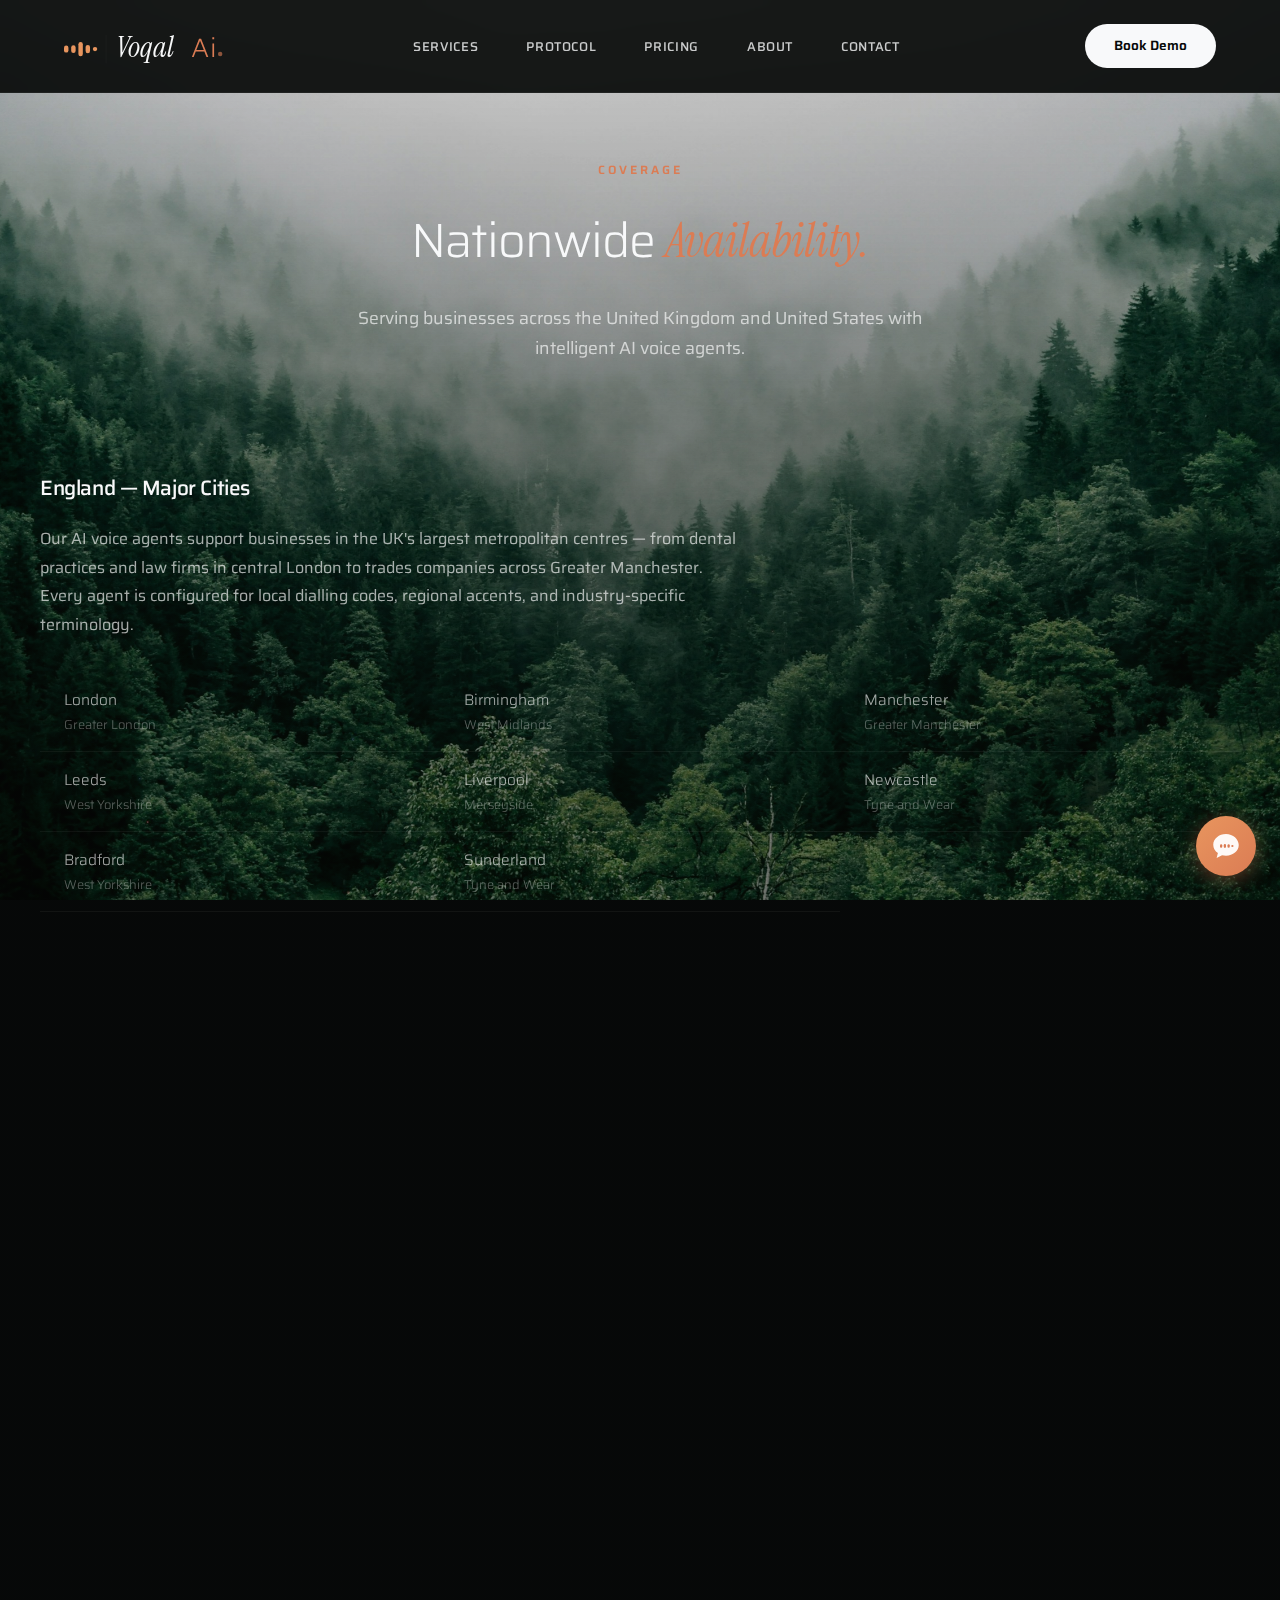
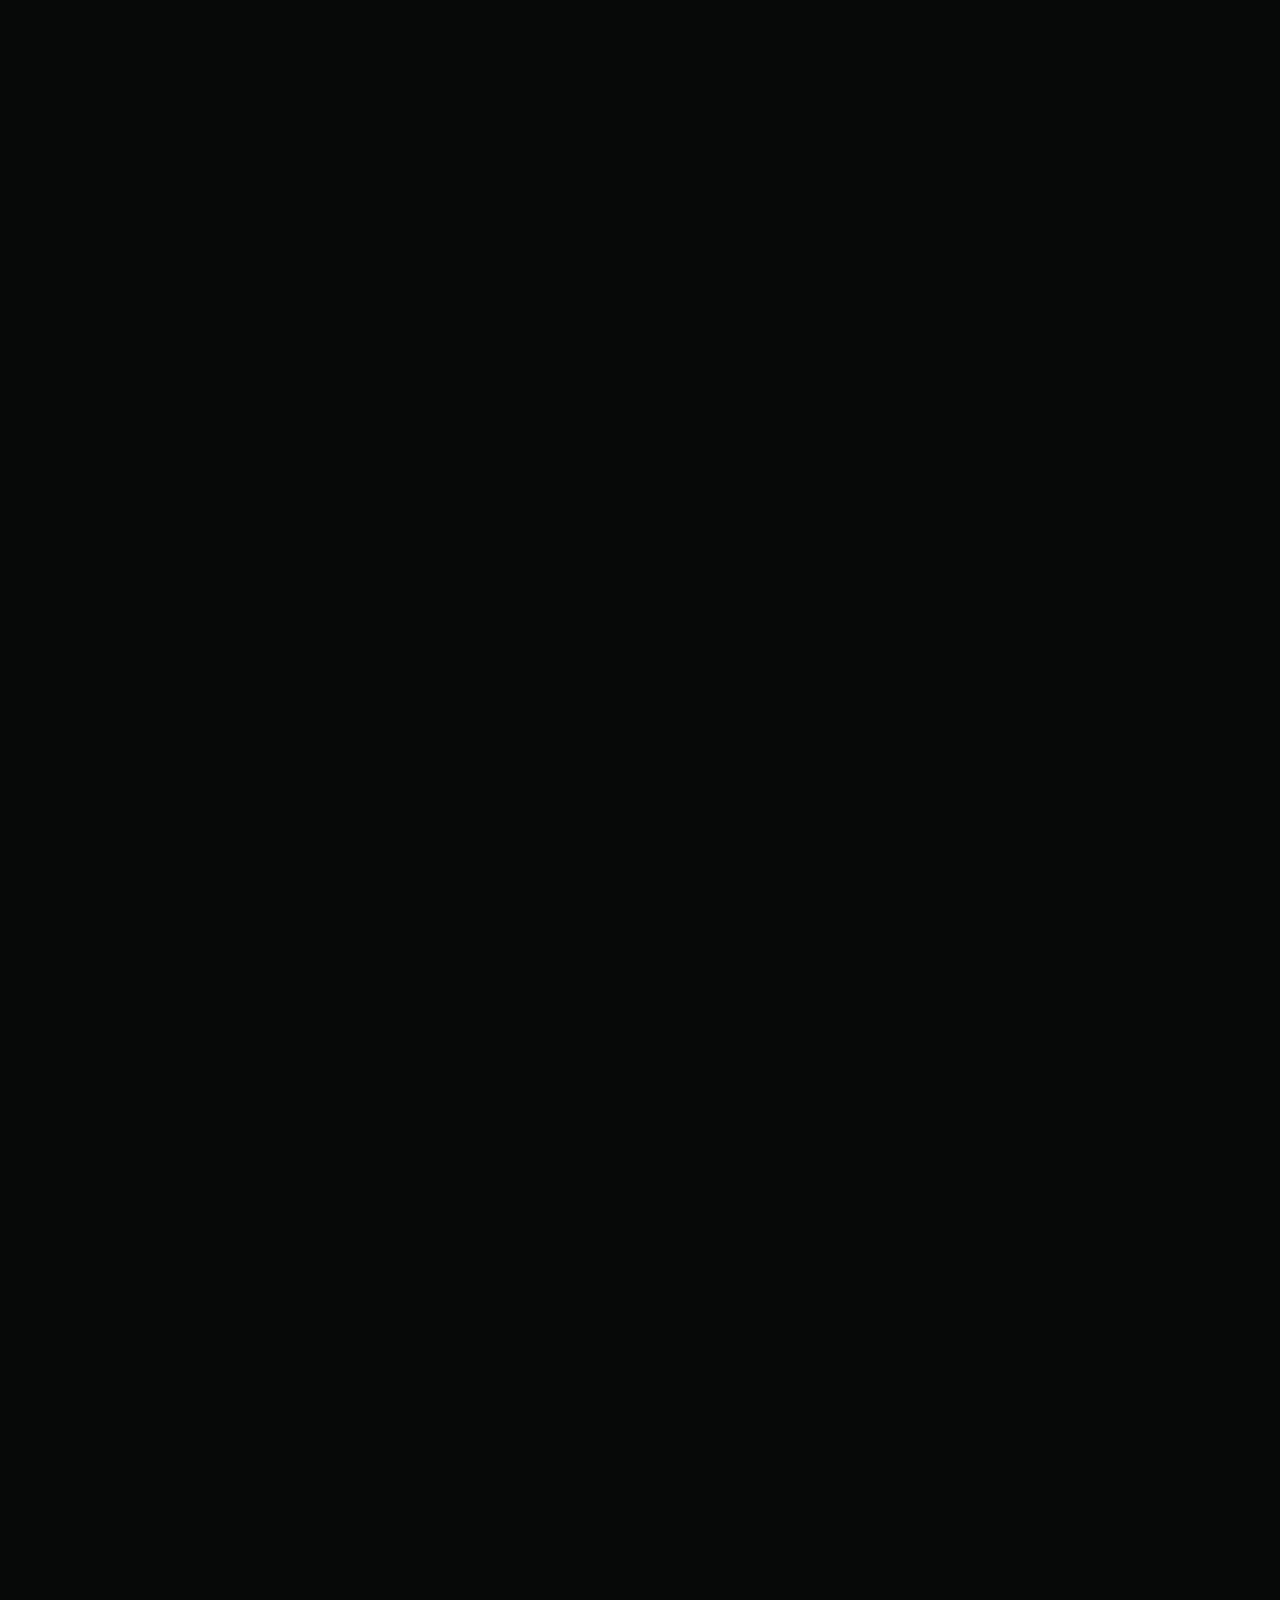
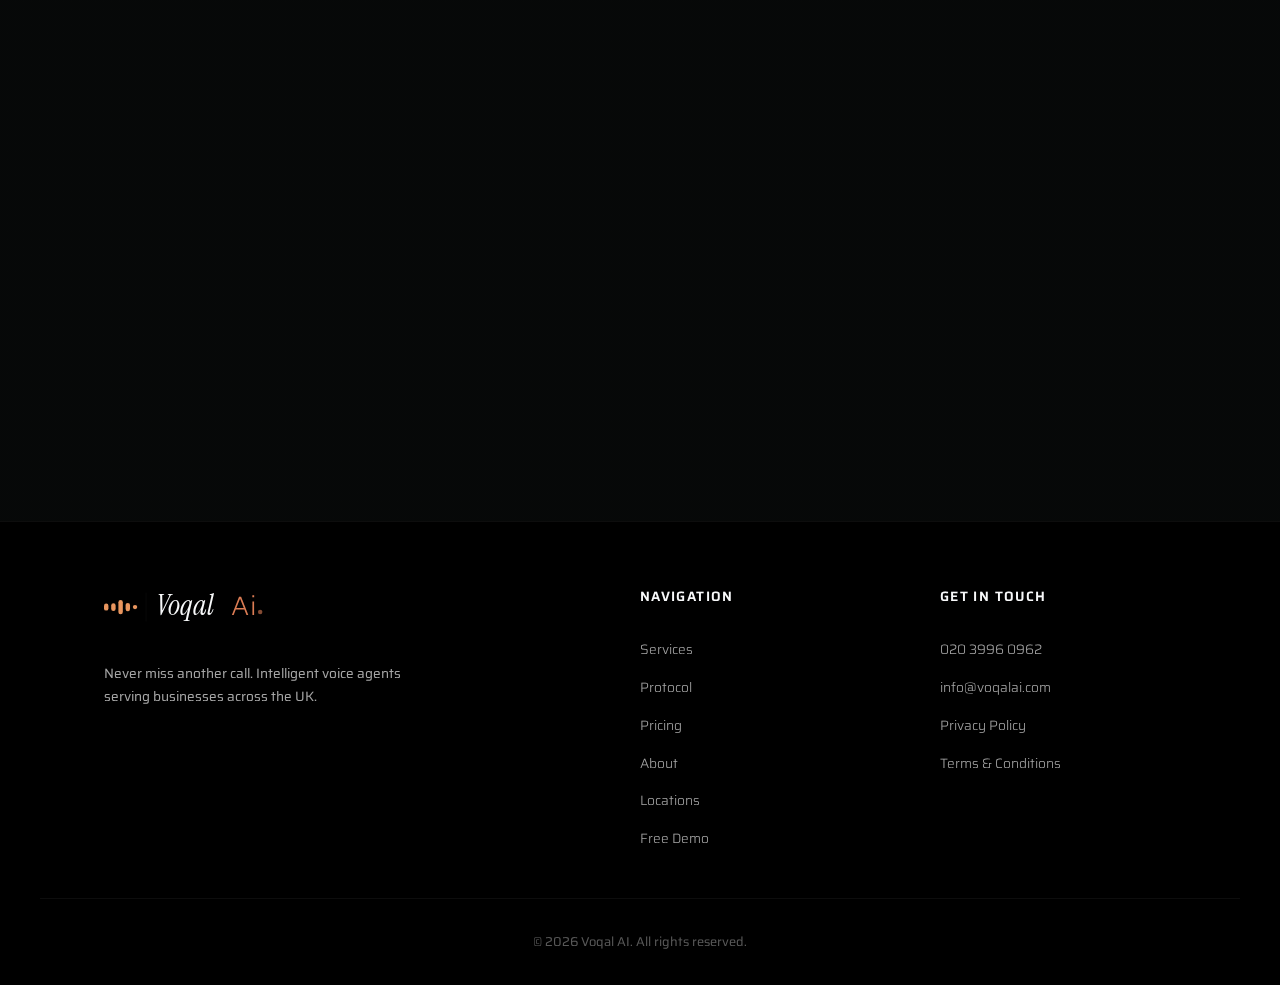
<file: locations.html>
<!DOCTYPE html>
<html lang="en">
<head>
  <meta charset="UTF-8">
  <meta name="viewport" content="width=device-width, initial-scale=1.0">
  <title>Locations | Voqal AI</title>
  <meta name="description" content="AI voice agents for businesses in London, Manchester, Birmingham, Edinburgh, and 40+ cities across the UK and US. 24/7 call answering, appointment booking, and lead qualification.">
  <meta property="og:title" content="Locations | Voqal AI">
  <meta property="og:description" content="AI voice agents serving businesses in London, Manchester, Birmingham, Edinburgh, and 40+ cities across the UK.">
  <meta property="og:type" content="website">
  <meta property="og:url" content="https://voqalai.com/locations.html">
  <meta property="og:site_name" content="Voqal AI">
  <meta property="og:image" content="https://voqalai.com/images/hero-forest.jpg">
  <meta property="og:locale" content="en_GB">
  <meta name="twitter:card" content="summary_large_image">
  <meta name="twitter:title" content="Locations | Voqal AI">
  <meta name="twitter:description" content="AI voice agents serving businesses in London, Manchester, Birmingham, Edinburgh, and 40+ cities across the UK.">
  <meta name="twitter:image" content="https://voqalai.com/images/hero-forest.jpg">
  <link rel="canonical" href="https://voqalai.com/locations.html">
  <link rel="icon" href="favicon.svg" type="image/svg+xml">
  <link rel="icon" href="favicon-32.png" type="image/png" sizes="32x32">
  <link rel="apple-touch-icon" href="favicon.png">
  <link rel="stylesheet" href="css/style.css">

  <script type="application/ld+json">
  {
    "@context": "https://schema.org",
    "@type": "ServiceArea",
    "name": "Voqal AI Service Areas",
    "description": "AI voice agents serving businesses across the UK and US in 40+ cities.",
    "url": "https://voqalai.com/locations.html",
    "provider": {
      "@type": "LocalBusiness",
      "name": "Voqal AI",
      "url": "https://voqalai.com"
    }
  }
  </script>
</head>
<body>

  <div class="page-background" style="background-image: url('images/hero-forest.jpg');"></div>

  <div class="page-overlay">

    <nav id="navbar" class="scrolled">
      <a href="index.html" class="logo"><svg viewBox="0 0 295 65" fill="none" xmlns="http://www.w3.org/2000/svg">
  <defs><linearGradient id="wf-grad" x1="0" y1="15" x2="0" y2="75"><stop offset="0%" stop-color="#e8955e"/><stop offset="100%" stop-color="#db7c54"/></linearGradient></defs>
  <rect x="0" y="27" width="8" height="22" rx="4" fill="url(#wf-grad)"><animate attributeName="height" values="22;7.7;22" dur="1.2s" begin="0s" repeatCount="indefinite"/><animate attributeName="y" values="27;34.15;27" dur="1.2s" begin="0s" repeatCount="indefinite"/></rect>
  <rect x="13" y="19" width="8" height="38" rx="4" fill="url(#wf-grad)"><animate attributeName="height" values="38;13.3;38" dur="1.2s" begin="0.2s" repeatCount="indefinite"/><animate attributeName="y" values="19;31.35;19" dur="1.2s" begin="0.2s" repeatCount="indefinite"/></rect>
  <rect x="26" y="11" width="8" height="54" rx="4" fill="url(#wf-grad)"><animate attributeName="height" values="54;18.9;54" dur="1.2s" begin="0.1s" repeatCount="indefinite"/><animate attributeName="y" values="11;28.55;11" dur="1.2s" begin="0.1s" repeatCount="indefinite"/></rect>
  <rect x="39" y="21" width="8" height="34" rx="4" fill="url(#wf-grad)"><animate attributeName="height" values="34;11.9;34" dur="1.2s" begin="0.3s" repeatCount="indefinite"/><animate attributeName="y" values="21;32.05;21" dur="1.2s" begin="0.3s" repeatCount="indefinite"/></rect>
  <rect x="52" y="29" width="8" height="18" rx="4" fill="url(#wf-grad)"><animate attributeName="height" values="18;6.3;18" dur="1.2s" begin="0.15s" repeatCount="indefinite"/><animate attributeName="y" values="29;34.85;29" dur="1.2s" begin="0.15s" repeatCount="indefinite"/></rect>
  <line x1="76" y1="12" x2="76" y2="64" stroke="rgba(255,255,255,0.06)" stroke-width="1"/>
  <text x="94" y="52" font-family="'Instrument Serif', Georgia, serif" font-weight="400" font-style="italic" font-size="52" fill="#f8f9fa" letter-spacing="1">Voqal</text>
  <text x="230" y="52" font-family="'Saira', sans-serif" font-weight="300" font-size="48" fill="#db7c54" letter-spacing="2">Ai</text>
  <circle cx="282" cy="47" r="4" fill="#db7c54"><animate attributeName="opacity" values="1;0.4;1" dur="2.5s" repeatCount="indefinite"/></circle>
</svg></a>
      <ul class="nav-links" id="navLinks">
        <li><a href="index.html#services">Services</a></li>
        <li><a href="index.html#protocol">Protocol</a></li>
        <li><a href="pricing.html">Pricing</a></li>
        <li><a href="about.html">About</a></li>
        <li><a href="index.html#demo">Contact</a></li>
      </ul>
      <a href="index.html#demo" class="btn-nav">Book Demo</a>
      <button class="mobile-toggle" id="mobileToggle" aria-label="Toggle menu">
        <span></span><span></span><span></span>
      </button>
    </nav>

    <main class="content-wrapper">
      <section class="subpage-header container">
        <span class="section-label">Coverage</span>
        <h1 style="font-family: var(--font-sans); font-size: clamp(2rem, 4vw, 3rem); font-weight: 300; letter-spacing: -0.02em;">Nationwide <span class="italic-accent">Availability.</span></h1>
        <p style="max-width: 600px; margin: 1.5rem auto 0;">Serving businesses across the United Kingdom and United States with intelligent AI voice agents.</p>
      </section>

      <section class="subpage-content container">

        <div class="locations-region reveal">
          <h2>England — Major Cities</h2>
          <p style="color: var(--text-secondary); margin-bottom: 2rem; max-width: 700px;">Our AI voice agents support businesses in the UK's largest metropolitan centres — from dental practices and law firms in central London to trades companies across Greater Manchester. Every agent is configured for local dialling codes, regional accents, and industry-specific terminology.</p>
          <div class="locations-list">
            <div class="location-item">London <span>Greater London</span></div>
            <div class="location-item">Birmingham <span>West Midlands</span></div>
            <div class="location-item">Manchester <span>Greater Manchester</span></div>
            <div class="location-item">Leeds <span>West Yorkshire</span></div>
            <div class="location-item">Liverpool <span>Merseyside</span></div>
            <div class="location-item">Newcastle <span>Tyne and Wear</span></div>
            <div class="location-item">Bradford <span>West Yorkshire</span></div>
            <div class="location-item">Sunderland <span>Tyne and Wear</span></div>
          </div>
        </div>

        <div class="locations-region reveal">
          <h2>England — Midlands</h2>
          <p style="color: var(--text-secondary); margin-bottom: 2rem; max-width: 700px;">The Midlands is home to one of the UK's fastest-growing SME ecosystems. Our AI receptionists help medical clinics, estate agents, and professional services firms across the region capture every call — particularly during peak hours when staff are already stretched.</p>
          <div class="locations-list">
            <div class="location-item">Nottingham <span>East Midlands</span></div>
            <div class="location-item">Leicester <span>Leicestershire</span></div>
            <div class="location-item">Sheffield <span>South Yorkshire</span></div>
            <div class="location-item">Coventry <span>West Midlands</span></div>
            <div class="location-item">Derby <span>Derbyshire</span></div>
            <div class="location-item">Wolverhampton <span>West Midlands</span></div>
            <div class="location-item">Stoke-on-Trent <span>Staffordshire</span></div>
            <div class="location-item">Peterborough <span>Cambridgeshire</span></div>
          </div>
        </div>

        <div class="locations-region reveal">
          <h2>England — South</h2>
          <p style="color: var(--text-secondary); margin-bottom: 2rem; max-width: 700px;">From Bristol's thriving tech corridor to the professional services hubs of Oxford and Cambridge, our voice agents serve businesses across southern England. Ideal for veterinary clinics, hospitality venues, and financial advisers who need reliable after-hours call handling.</p>
          <div class="locations-list">
            <div class="location-item">Bristol <span>South West</span></div>
            <div class="location-item">Southampton <span>Hampshire</span></div>
            <div class="location-item">Brighton <span>East Sussex</span></div>
            <div class="location-item">Plymouth <span>Devon</span></div>
            <div class="location-item">Reading <span>Berkshire</span></div>
            <div class="location-item">Portsmouth <span>Hampshire</span></div>
            <div class="location-item">Bournemouth <span>Dorset</span></div>
            <div class="location-item">Exeter <span>Devon</span></div>
            <div class="location-item">Oxford <span>Oxfordshire</span></div>
            <div class="location-item">Cambridge <span>Cambridgeshire</span></div>
            <div class="location-item">Milton Keynes <span>Buckinghamshire</span></div>
            <div class="location-item">Norwich <span>Norfolk</span></div>
          </div>
        </div>

        <div class="locations-region reveal">
          <h2>Scotland</h2>
          <p style="color: var(--text-secondary); margin-bottom: 2rem; max-width: 700px;">Scottish businesses benefit from AI voice agents that handle appointment scheduling, lead qualification, and call routing — covering Glasgow's commercial district through to Edinburgh's professional services firms and the Highlands hospitality sector.</p>
          <div class="locations-list">
            <div class="location-item">Glasgow</div>
            <div class="location-item">Edinburgh</div>
            <div class="location-item">Aberdeen</div>
            <div class="location-item">Dundee</div>
            <div class="location-item">Inverness <span>Highlands</span></div>
          </div>
        </div>

        <div class="locations-region reveal">
          <h2>Wales</h2>
          <p style="color: var(--text-secondary); margin-bottom: 2rem; max-width: 700px;">Our AI receptionists support Welsh businesses with bilingual call handling capabilities. From Cardiff's growing service sector to Swansea's SME community, we ensure no call goes unanswered.</p>
          <div class="locations-list">
            <div class="location-item">Cardiff</div>
            <div class="location-item">Swansea</div>
            <div class="location-item">Newport</div>
          </div>
        </div>

        <div class="locations-region reveal">
          <h2>Northern Ireland</h2>
          <p style="color: var(--text-secondary); margin-bottom: 2rem; max-width: 700px;">Belfast and Derry businesses can deploy AI voice agents that integrate with existing phone systems, handling inbound enquiries, booking appointments, and qualifying leads around the clock.</p>
          <div class="locations-list">
            <div class="location-item">Belfast</div>
            <div class="location-item">Derry</div>
          </div>
        </div>

        <div class="locations-region reveal">
          <h2>United States</h2>
          <p style="color: var(--text-secondary); margin-bottom: 2rem; max-width: 700px;">Expanding into North America, our AI voice agents are now available across major US cities. Built to handle American English, local area codes, and US-specific business workflows — from healthcare scheduling to real estate lead capture and legal intake.</p>
          <div class="locations-list">
            <div class="location-item">New York <span>New York</span></div>
            <div class="location-item">Los Angeles <span>California</span></div>
            <div class="location-item">Chicago <span>Illinois</span></div>
            <div class="location-item">Houston <span>Texas</span></div>
            <div class="location-item">Miami <span>Florida</span></div>
            <div class="location-item">Dallas <span>Texas</span></div>
            <div class="location-item">San Francisco <span>California</span></div>
            <div class="location-item">Boston <span>Massachusetts</span></div>
          </div>
        </div>

        <div class="reveal" style="text-align: center; margin-top: 4rem; padding: 3rem 0;">
          <p style="color: var(--text-secondary); margin-bottom: 1.5rem;">Don't see your area? Our AI voice agents work with any UK or US phone number.</p>
          <a href="index.html#demo" class="text-link">Request a free demonstration →</a>
        </div>

      </section>
    </main>

    <footer>
      <div class="container footer-grid">
        <div>
          <a href="index.html" class="logo footer-logo"><svg viewBox="0 0 295 65" fill="none" xmlns="http://www.w3.org/2000/svg">
  <defs><linearGradient id="wf-grad" x1="0" y1="15" x2="0" y2="75"><stop offset="0%" stop-color="#e8955e"/><stop offset="100%" stop-color="#db7c54"/></linearGradient></defs>
  <rect x="0" y="27" width="8" height="22" rx="4" fill="url(#wf-grad)"><animate attributeName="height" values="22;7.7;22" dur="1.2s" begin="0s" repeatCount="indefinite"/><animate attributeName="y" values="27;34.15;27" dur="1.2s" begin="0s" repeatCount="indefinite"/></rect>
  <rect x="13" y="19" width="8" height="38" rx="4" fill="url(#wf-grad)"><animate attributeName="height" values="38;13.3;38" dur="1.2s" begin="0.2s" repeatCount="indefinite"/><animate attributeName="y" values="19;31.35;19" dur="1.2s" begin="0.2s" repeatCount="indefinite"/></rect>
  <rect x="26" y="11" width="8" height="54" rx="4" fill="url(#wf-grad)"><animate attributeName="height" values="54;18.9;54" dur="1.2s" begin="0.1s" repeatCount="indefinite"/><animate attributeName="y" values="11;28.55;11" dur="1.2s" begin="0.1s" repeatCount="indefinite"/></rect>
  <rect x="39" y="21" width="8" height="34" rx="4" fill="url(#wf-grad)"><animate attributeName="height" values="34;11.9;34" dur="1.2s" begin="0.3s" repeatCount="indefinite"/><animate attributeName="y" values="21;32.05;21" dur="1.2s" begin="0.3s" repeatCount="indefinite"/></rect>
  <rect x="52" y="29" width="8" height="18" rx="4" fill="url(#wf-grad)"><animate attributeName="height" values="18;6.3;18" dur="1.2s" begin="0.15s" repeatCount="indefinite"/><animate attributeName="y" values="29;34.85;29" dur="1.2s" begin="0.15s" repeatCount="indefinite"/></rect>
  <line x1="76" y1="12" x2="76" y2="64" stroke="rgba(255,255,255,0.06)" stroke-width="1"/>
  <text x="94" y="52" font-family="'Instrument Serif', Georgia, serif" font-weight="400" font-style="italic" font-size="52" fill="#f8f9fa" letter-spacing="1">Voqal</text>
  <text x="230" y="52" font-family="'Saira', sans-serif" font-weight="300" font-size="48" fill="#db7c54" letter-spacing="2">Ai</text>
  <circle cx="282" cy="47" r="4" fill="#db7c54"><animate attributeName="opacity" values="1;0.4;1" dur="2.5s" repeatCount="indefinite"/></circle>
</svg></a>
          <p class="footer-tagline">Never miss another call. Intelligent voice agents serving businesses across the UK.</p>
        </div>
        <div class="footer-links">
          <p class="footer-heading">Navigation</p>
          <a href="index.html#services">Services</a>
          <a href="index.html#protocol">Protocol</a>
          <a href="pricing.html">Pricing</a>
          <a href="about.html">About</a>
          <a href="locations.html">Locations</a>
          <a href="index.html#demo">Free Demo</a>
        </div>
        <div class="footer-links">
          <p class="footer-heading">Get in Touch</p>
          <a href="tel:+442039960962">020 3996 0962</a>
          <a href="mailto:info@voqalai.com">info@voqalai.com</a>
          <a href="privacy.html">Privacy Policy</a>
          <a href="terms.html">Terms & Conditions</a>
        </div>
      </div>
      <div class="container footer-bottom">
        <p>&copy; 2026 Voqal AI. All rights reserved.</p>
      </div>
    </footer>

  </div>

  <script>
    const mobileToggle = document.getElementById('mobileToggle');
    const navLinks = document.getElementById('navLinks');
    mobileToggle.addEventListener('click', () => {
      navLinks.classList.toggle('active');
      mobileToggle.classList.toggle('active');
    });
    navLinks.querySelectorAll('a').forEach(link => {
      link.addEventListener('click', () => {
        navLinks.classList.remove('active');
        mobileToggle.classList.remove('active');
      });
    });

    function reveal() {
      document.querySelectorAll('.reveal').forEach(el => {
        if (el.getBoundingClientRect().top < window.innerHeight - 100) el.classList.add('active');
      });
    }
    window.addEventListener('scroll', reveal);
    reveal();
  </script>

  <!-- Retell AI Chat Widget -->
  <script
    id="retell-widget"
    src="https://dashboard.retellai.com/retell-widget.js"
    type="module"
    data-public-key="public_key_692e22f82e27e1f57afe6"
    data-agent-id="agent_98f2e297a8cf4ba0c5477ed2b4"
    data-title="Chat with Aria"
    data-color="#db7c54"
    data-logo-url="https://voqalai.com/favicon.png"
    data-bot-name="Aria"
    data-popup-message="Hi! Want to see how AI handles your calls? Ask me anything."
    data-show-ai-popup="true"
    data-show-ai-popup-time="15"
  ></script>
  <!-- Custom Chat Launcher -->
  <button id="voqalChatLauncher" aria-label="Chat with Aria" style="
    position: fixed; bottom: 24px; right: 24px; z-index: 1000000;
    width: 60px; height: 60px; border-radius: 50%; border: none; cursor: pointer;
    background: linear-gradient(135deg, #e8955e, #db7c54);
    box-shadow: 0 4px 20px rgba(219,124,84,0.4);
    display: flex; align-items: center; justify-content: center;
    transition: transform 0.3s ease, box-shadow 0.3s ease;
  ">
    <svg width="30" height="30" viewBox="0 0 40 40" fill="none" xmlns="http://www.w3.org/2000/svg">
      <path d="M20 4C10.6 4 3 10.4 3 18.2c0 4.5 2.4 8.5 6.2 11.2L7.5 36l7.2-3.6c1.7 0.4 3.4 0.6 5.3 0.6 9.4 0 17-6.4 17-14.2S29.4 4 20 4z" fill="white" opacity="0.95"/>
      <rect x="12" y="16" width="3" height="8" rx="1.5" fill="#db7c54"><animate attributeName="height" values="8;3;8" dur="1.2s" begin="0s" repeatCount="indefinite"/><animate attributeName="y" values="16;18.5;16" dur="1.2s" begin="0s" repeatCount="indefinite"/></rect>
      <rect x="17" y="13" width="3" height="14" rx="1.5" fill="#db7c54"><animate attributeName="height" values="14;5;14" dur="1.2s" begin="0.2s" repeatCount="indefinite"/><animate attributeName="y" values="13;17.5;13" dur="1.2s" begin="0.2s" repeatCount="indefinite"/></rect>
      <rect x="22" y="15" width="3" height="10" rx="1.5" fill="#db7c54"><animate attributeName="height" values="10;3.5;10" dur="1.2s" begin="0.1s" repeatCount="indefinite"/><animate attributeName="y" values="15;18.25;15" dur="1.2s" begin="0.1s" repeatCount="indefinite"/></rect>
      <rect x="27" y="17" width="3" height="6" rx="1.5" fill="#db7c54"><animate attributeName="height" values="6;2;6" dur="1.2s" begin="0.3s" repeatCount="indefinite"/><animate attributeName="y" values="17;19;17" dur="1.2s" begin="0.3s" repeatCount="indefinite"/></rect>
    </svg>
  </button>
  <script>
    // Custom launcher: hide Retell's default FAB, resize chat, wire up click
    (function retellCustomize() {
      var host = null;
      document.querySelectorAll('div').forEach(function(el) {
        if (el.shadowRoot && el.style.position === 'fixed' && el.style.zIndex === '999999') host = el;
      });
      if (host && host.shadowRoot) {
        var s = document.createElement('style');
        s.textContent = '.retell-chat-window { max-height: 350px !important; height: 350px !important; } #retell-fab { display: none !important; } .retell-popup-container { bottom: 70px !important; right: 0 !important; }';
        host.shadowRoot.appendChild(s);
        // Wire custom launcher to toggle Retell chat
        var fab = host.shadowRoot.querySelector('#retell-fab');
        document.getElementById('voqalChatLauncher').addEventListener('click', function() {
          if (fab) fab.click();
        });
        // Hover effect
        var btn = document.getElementById('voqalChatLauncher');
        btn.addEventListener('mouseenter', function() { btn.style.transform = 'scale(1.1)'; btn.style.boxShadow = '0 6px 28px rgba(219,124,84,0.5)'; });
        btn.addEventListener('mouseleave', function() { btn.style.transform = 'scale(1)'; btn.style.boxShadow = '0 4px 20px rgba(219,124,84,0.4)'; });
      } else {
        setTimeout(retellCustomize, 500);
      }
    })();
  </script>

</body>
</html>
</file>
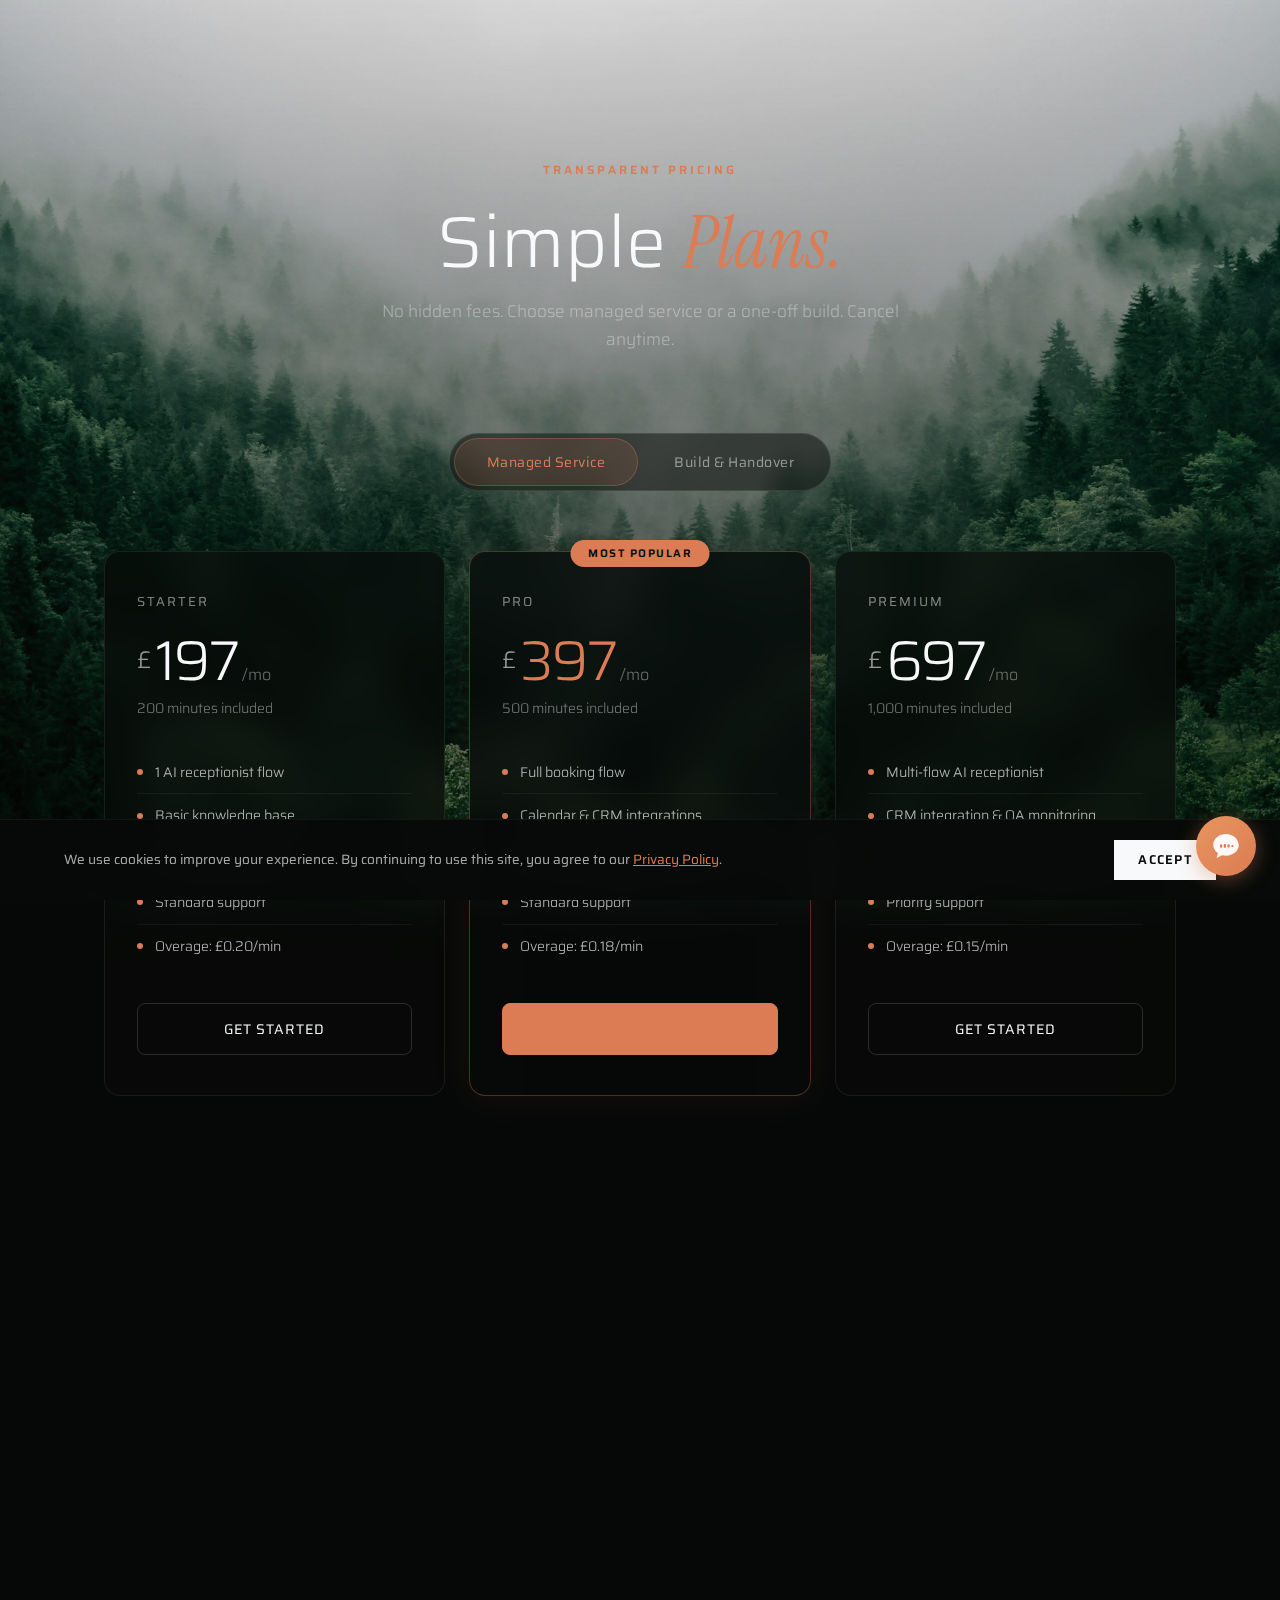
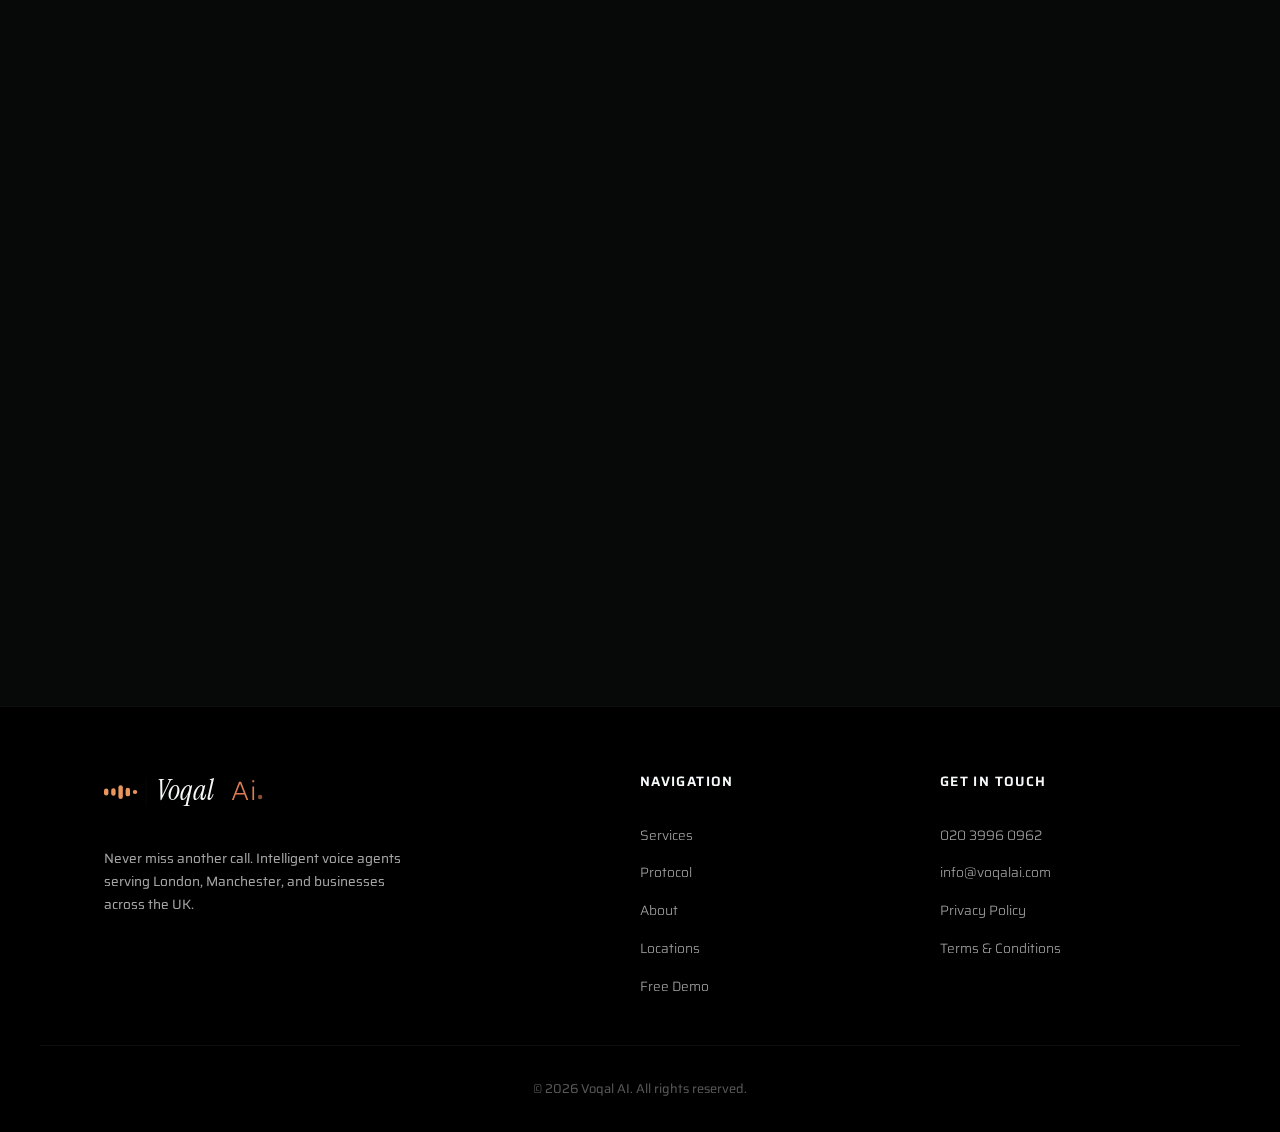
<file: pricing.html>
<!DOCTYPE html>
<html lang="en">
<head>
  <meta charset="UTF-8">
  <meta name="viewport" content="width=device-width, initial-scale=1.0">
  <title>Pricing | Voqal AI - AI Receptionist Plans for UK Businesses</title>
  <meta name="description" content="Transparent pricing for Voqal AI's voice AI receptionist. Managed service from £197/mo or one-off build from £997. No hidden fees. UK businesses.">
  <meta property="og:title" content="Pricing | Voqal AI - AI Receptionist Plans">
  <meta property="og:description" content="Transparent pricing for AI receptionist services. Managed plans from £197/mo or one-off builds from £997.">
  <meta property="og:type" content="website">
  <meta property="og:url" content="https://voqalai.com/pricing.html">
  <meta property="og:site_name" content="Voqal AI">
  <meta property="og:image" content="https://voqalai.com/images/hero-forest.jpg">
  <meta property="og:locale" content="en_GB">
  <meta name="twitter:card" content="summary_large_image">
  <meta name="twitter:title" content="Pricing | Voqal AI - AI Receptionist Plans">
  <meta name="twitter:description" content="Transparent pricing. Managed service from £197/mo or one-off build from £997. No hidden fees.">
  <meta name="twitter:image" content="https://voqalai.com/images/hero-forest.jpg">
  <link rel="canonical" href="https://voqalai.com/pricing.html">
  <link rel="icon" href="favicon.svg" type="image/svg+xml">
  <link rel="icon" href="favicon-32.png" type="image/png" sizes="32x32">
  <link rel="apple-touch-icon" href="favicon.png">
  <link rel="stylesheet" href="css/style.css">

  <!-- Structured Data -->
  <script type="application/ld+json">
  {
    "@context": "https://schema.org",
    "@type": "WebPage",
    "name": "Pricing",
    "description": "Transparent pricing for Voqal AI voice AI receptionist services.",
    "url": "https://voqalai.com/pricing.html",
    "breadcrumb": {
      "@type": "BreadcrumbList",
      "itemListElement": [
        { "@type": "ListItem", "position": 1, "name": "Home", "item": "https://voqalai.com/" },
        { "@type": "ListItem", "position": 2, "name": "Pricing", "item": "https://voqalai.com/pricing.html" }
      ]
    }
  }
  </script>

  <!-- Google Tag Manager — replace GTM-XXXXXXX with your real container ID, then uncomment -->
  <!--
  <script>(function(w,d,s,l,i){w[l]=w[l]||[];w[l].push({'gtm.start':
  new Date().getTime(),event:'gtm.js'});var f=d.getElementsByTagName(s)[0],
  j=d.createElement(s),dl=l!='dataLayer'?'&l='+l:'';j.async=true;j.src=
  'https://www.googletagmanager.com/gtm.js?id='+i+dl;f.parentNode.insertBefore(j,f);
  })(window,document,'script','dataLayer','GTM-XXXXXXX');</script>
  -->

  <!-- Cal.com embed -->
  <script>
    (function (C, A, L) { let p = function (a, ar) { a.q.push(ar); }; let d = C.document; C.Cal = C.Cal || function () { let cal = C.Cal; let ar = arguments; if (!cal.loaded) { cal.ns = {}; cal.q = cal.q || []; d.head.appendChild(d.createElement("script")).src = A; cal.loaded = true; } if (ar[0] === L) { const api = function () { p(api, arguments); }; const namespace = ar[1]; api.q = api.q || []; if(typeof namespace === "string"){cal.ns[namespace] = cal.ns[namespace] || api;p(cal.ns[namespace], ar);p(cal, ["initNamespace", namespace]);} else p(cal, ar); return;} p(cal, ar); }; })(window, "https://app.cal.com/embed/embed.js", "init");
    Cal("init", {origin:"https://cal.com"});
    Cal("ui", {"theme":"dark","styles":{"branding":{"brandColor":"#db7c54"}},"hideEventTypeDetails":false,"layout":"month_view"});
  </script>

  <!-- Pricing-specific styles -->
  <style>
    .pricing-hero {
      padding: 160px 0 40px;
      text-align: center;
    }
    .pricing-hero h1 {
      font-size: clamp(42px, 6vw, 72px);
      font-weight: 300;
      line-height: 1.1;
      margin-bottom: 16px;
    }
    .pricing-hero p {
      color: var(--text-faint, rgba(255,255,255,0.55));
      font-size: 17px;
      max-width: 520px;
      margin: 0 auto;
      line-height: 1.6;
      font-weight: 300;
    }

    /* Toggle */
    .pricing-toggle-wrap {
      display: flex;
      justify-content: center;
      margin: 40px 0 60px;
    }
    .pricing-toggle {
      display: flex;
      background: rgba(7,9,8,0.5);
      border: 1px solid var(--border-color, rgba(248,249,250,0.1));
      border-radius: 50px;
      padding: 4px;
      gap: 4px;
      backdrop-filter: blur(10px);
      -webkit-backdrop-filter: blur(10px);
    }
    .pricing-toggle-btn {
      padding: 12px 32px;
      border: none;
      border-radius: 50px;
      background: transparent;
      color: rgba(248,249,250,0.5);
      font-family: inherit;
      font-size: 14px;
      cursor: pointer;
      transition: all 0.3s;
      font-weight: 400;
      letter-spacing: 0.5px;
    }
    .pricing-toggle-btn.active {
      background: rgba(219,124,84,0.15);
      color: #db7c54;
      border: 1px solid rgba(219,124,84,0.3);
    }

    /* Cards Grid */
    .pricing-grid {
      display: grid;
      grid-template-columns: repeat(3, 1fr);
      gap: 24px;
      margin-bottom: 40px;
    }
    .pricing-card {
      background: rgba(7,9,8,0.65);
      border: 1px solid var(--border-color, rgba(248,249,250,0.08));
      border-radius: 16px;
      padding: 40px 32px;
      backdrop-filter: blur(20px);
      -webkit-backdrop-filter: blur(20px);
      transition: border-color 0.3s, transform 0.3s;
      position: relative;
    }
    .pricing-card:hover {
      border-color: rgba(248,249,250,0.15);
      transform: translateY(-4px);
    }
    .pricing-card.featured {
      border-color: rgba(219,124,84,0.35);
      background: rgba(7,9,8,0.7);
    }
    .pricing-card.featured:hover {
      border-color: rgba(219,124,84,0.5);
    }
    .pricing-badge {
      position: absolute;
      top: -12px;
      left: 50%;
      transform: translateX(-50%);
      background: #db7c54;
      color: #070908;
      font-size: 11px;
      font-weight: 600;
      letter-spacing: 1.5px;
      text-transform: uppercase;
      padding: 5px 18px;
      border-radius: 50px;
      white-space: nowrap;
    }
    .pricing-tier {
      font-size: 13px;
      letter-spacing: 2px;
      text-transform: uppercase;
      color: rgba(248,249,250,0.5);
      margin-bottom: 20px;
      font-weight: 400;
    }
    .pricing-price {
      display: flex;
      align-items: baseline;
      gap: 4px;
      margin-bottom: 8px;
    }
    .pricing-currency {
      font-size: 24px;
      font-weight: 300;
      color: rgba(248,249,250,0.6);
      align-self: flex-start;
      margin-top: 8px;
    }
    .pricing-amount {
      font-size: 56px;
      font-weight: 300;
      line-height: 1;
      letter-spacing: -2px;
    }
    .pricing-card.featured .pricing-amount { color: #db7c54; }
    .pricing-period {
      font-size: 16px;
      color: rgba(248,249,250,0.4);
      font-weight: 300;
    }
    .pricing-desc {
      font-size: 14px;
      color: rgba(248,249,250,0.45);
      margin-bottom: 32px;
      font-weight: 300;
    }
    .pricing-features {
      list-style: none;
      padding: 0;
      margin: 0 0 36px;
    }
    .pricing-features li {
      padding: 10px 0;
      border-bottom: 1px solid rgba(248,249,250,0.05);
      font-size: 14px;
      color: rgba(248,249,250,0.75);
      font-weight: 300;
      display: flex;
      align-items: center;
      gap: 12px;
    }
    .pricing-features li::before {
      content: '';
      width: 6px;
      height: 6px;
      border-radius: 50%;
      background: #db7c54;
      flex-shrink: 0;
    }
    .pricing-features li:last-child { border-bottom: none; }
    .pricing-cta {
      display: block;
      text-align: center;
      padding: 14px;
      border: 1px solid rgba(248,249,250,0.15);
      border-radius: 8px;
      color: #f8f9fa;
      text-decoration: none;
      font-size: 14px;
      font-weight: 400;
      letter-spacing: 1px;
      text-transform: uppercase;
      transition: all 0.3s;
    }
    .pricing-cta:hover {
      background: rgba(248,249,250,0.05);
      border-color: rgba(248,249,250,0.3);
    }
    .pricing-card.featured .pricing-cta {
      border-color: #db7c54;
      color: #db7c54;
    }
    .pricing-card.featured .pricing-cta:hover {
      background: rgba(219,124,84,0.1);
    }

    /* Maintenance note */
    .maintenance-note {
      text-align: center;
      padding: 20px;
      margin-top: 10px;
      font-size: 15px;
      color: rgba(248,249,250,0.5);
      font-weight: 300;
    }
    .maintenance-note strong {
      color: #db7c54;
      font-weight: 500;
    }

    /* Comparison */
    .vs-section { text-align: center; }
    .vs-section h2 {
      font-size: 36px;
      font-weight: 300;
      margin-bottom: 12px;
    }
    .vs-desc {
      color: rgba(248,249,250,0.5);
      font-size: 15px;
      margin-bottom: 48px;
      font-weight: 300;
    }
    .vs-grid {
      display: grid;
      grid-template-columns: 1fr auto 1fr;
      gap: 32px;
      align-items: start;
      text-align: left;
    }
    .vs-card {
      background: rgba(7,9,8,0.65);
      border: 1px solid var(--border-color, rgba(248,249,250,0.08));
      border-radius: 16px;
      padding: 32px;
      backdrop-filter: blur(20px);
      -webkit-backdrop-filter: blur(20px);
    }
    .vs-card h3 {
      font-size: 13px;
      letter-spacing: 2px;
      text-transform: uppercase;
      color: rgba(248,249,250,0.5);
      margin-bottom: 24px;
      font-weight: 400;
    }
    .vs-card ul { list-style: none; padding: 0; margin: 0; }
    .vs-card li {
      padding: 8px 0;
      font-size: 14px;
      color: rgba(248,249,250,0.7);
      font-weight: 300;
      display: flex;
      align-items: center;
      gap: 10px;
    }
    .vs-card li::before {
      content: '';
      width: 5px;
      height: 5px;
      border-radius: 50%;
      background: #db7c54;
      flex-shrink: 0;
    }
    .vs-divider {
      display: flex;
      align-items: center;
      justify-content: center;
      font-family: 'Instrument Serif', Georgia, serif;
      font-style: italic;
      font-size: 24px;
      color: rgba(248,249,250,0.3);
      padding-top: 80px;
    }

    /* Bottom CTA */
    .pricing-bottom-cta {
      text-align: center;
      padding: 100px 0 80px;
    }
    .pricing-bottom-cta h2 {
      font-size: 42px;
      font-weight: 300;
      margin-bottom: 12px;
    }
    .pricing-bottom-cta p {
      color: rgba(248,249,250,0.5);
      font-size: 15px;
      margin-bottom: 36px;
      font-weight: 300;
    }
    .btn-pricing-cta {
      display: inline-block;
      border: 1px solid #db7c54;
      color: #db7c54;
      padding: 16px 40px;
      border-radius: 8px;
      text-decoration: none;
      font-size: 14px;
      letter-spacing: 1.5px;
      text-transform: uppercase;
      font-weight: 400;
      transition: all 0.3s;
    }
    .btn-pricing-cta:hover {
      background: rgba(219,124,84,0.1);
    }

    .hidden { display: none; }

    @media (max-width: 768px) {
      .pricing-grid { grid-template-columns: 1fr; max-width: 420px; margin: 0 auto 40px; }
      .vs-grid { grid-template-columns: 1fr; }
      .vs-divider { padding: 0; font-size: 18px; }
      .pricing-hero { padding: 140px 0 30px; }
    }
  </style>
</head>
<body>

  <!-- Google Tag Manager (noscript) — uncomment when GTM ID is set -->
  <!--<noscript><iframe src="https://www.googletagmanager.com/ns.html?id=GTM-XXXXXXX" height="0" width="0" style="display:none;visibility:hidden"></iframe></noscript>-->

  <!-- Fixed Background Image -->
  <div class="page-background" style="background-image: url('images/hero-forest.jpg');"></div>

  <!-- Page Overlay -->
  <div class="page-overlay">

    <!-- Navigation -->
    <nav id="navbar" class="fade-up-1">
      <a href="index.html" class="logo"><svg viewBox="0 0 295 65" fill="none" xmlns="http://www.w3.org/2000/svg">
  <defs><linearGradient id="wf-grad" x1="0" y1="15" x2="0" y2="75"><stop offset="0%" stop-color="#e8955e"/><stop offset="100%" stop-color="#db7c54"/></linearGradient></defs>
  <rect x="0" y="27" width="8" height="22" rx="4" fill="url(#wf-grad)"><animate attributeName="height" values="22;7.7;22" dur="1.2s" begin="0s" repeatCount="indefinite"/><animate attributeName="y" values="27;34.15;27" dur="1.2s" begin="0s" repeatCount="indefinite"/></rect>
  <rect x="13" y="19" width="8" height="38" rx="4" fill="url(#wf-grad)"><animate attributeName="height" values="38;13.3;38" dur="1.2s" begin="0.2s" repeatCount="indefinite"/><animate attributeName="y" values="19;31.35;19" dur="1.2s" begin="0.2s" repeatCount="indefinite"/></rect>
  <rect x="26" y="11" width="8" height="54" rx="4" fill="url(#wf-grad)"><animate attributeName="height" values="54;18.9;54" dur="1.2s" begin="0.1s" repeatCount="indefinite"/><animate attributeName="y" values="11;28.55;11" dur="1.2s" begin="0.1s" repeatCount="indefinite"/></rect>
  <rect x="39" y="21" width="8" height="34" rx="4" fill="url(#wf-grad)"><animate attributeName="height" values="34;11.9;34" dur="1.2s" begin="0.3s" repeatCount="indefinite"/><animate attributeName="y" values="21;32.05;21" dur="1.2s" begin="0.3s" repeatCount="indefinite"/></rect>
  <rect x="52" y="29" width="8" height="18" rx="4" fill="url(#wf-grad)"><animate attributeName="height" values="18;6.3;18" dur="1.2s" begin="0.15s" repeatCount="indefinite"/><animate attributeName="y" values="29;34.85;29" dur="1.2s" begin="0.15s" repeatCount="indefinite"/></rect>
  <line x1="76" y1="12" x2="76" y2="64" stroke="rgba(255,255,255,0.06)" stroke-width="1"/>
  <text x="94" y="52" font-family="'Instrument Serif', Georgia, serif" font-weight="400" font-style="italic" font-size="52" fill="#f8f9fa" letter-spacing="1">Voqal</text>
  <text x="230" y="52" font-family="'Saira', sans-serif" font-weight="300" font-size="48" fill="#db7c54" letter-spacing="2">Ai</text>
  <circle cx="282" cy="47" r="4" fill="#db7c54"><animate attributeName="opacity" values="1;0.4;1" dur="2.5s" repeatCount="indefinite"/></circle>
</svg></a>
      <ul class="nav-links" id="navLinks">
        <li><a href="index.html#services">Services</a></li>
        <li><a href="index.html#protocol">Protocol</a></li>
        <li><a href="pricing.html" style="color: #db7c54;">Pricing</a></li>
        <li><a href="about.html">About</a></li>
        <li><a href="index.html#demo">Contact</a></li>
      </ul>
      <a href="index.html#demo" class="btn-nav">Book Demo</a>
      <button class="mobile-toggle" id="mobileToggle" aria-label="Toggle menu">
        <span></span><span></span><span></span>
      </button>
    </nav>

    <!-- Main Content -->
    <main class="content-wrapper">

      <!-- Hero -->
      <section class="pricing-hero container">
        <div class="reveal">
          <span class="section-label">Transparent Pricing</span>
          <h1>Simple <span class="italic-accent">Plans.</span></h1>
          <p>No hidden fees. Choose managed service or a one-off build. Cancel anytime.</p>
        </div>
      </section>

      <!-- Toggle -->
      <div class="pricing-toggle-wrap reveal">
        <div class="pricing-toggle">
          <button class="pricing-toggle-btn active" onclick="showManaged()">Managed Service</button>
          <button class="pricing-toggle-btn" onclick="showBuild()">Build &amp; Handover</button>
        </div>
      </div>

      <!-- Managed Service Cards -->
      <section class="container" id="managed-section">
        <div class="pricing-grid">

          <div class="pricing-card reveal">
            <div class="pricing-tier">Starter</div>
            <div class="pricing-price">
              <span class="pricing-currency">&pound;</span>
              <span class="pricing-amount">197</span>
              <span class="pricing-period">/mo</span>
            </div>
            <div class="pricing-desc">200 minutes included</div>
            <ul class="pricing-features">
              <li>1 AI receptionist flow</li>
              <li>Basic knowledge base</li>
              <li>1 UK phone number</li>
              <li>Standard support</li>
              <li>Overage: &pound;0.20/min</li>
            </ul>
            <a href="index.html#demo" class="pricing-cta">Get Started</a>
          </div>

          <div class="pricing-card featured reveal" style="transition-delay: 0.1s;">
            <div class="pricing-badge">Most Popular</div>
            <div class="pricing-tier">Pro</div>
            <div class="pricing-price">
              <span class="pricing-currency">&pound;</span>
              <span class="pricing-amount">397</span>
              <span class="pricing-period">/mo</span>
            </div>
            <div class="pricing-desc">500 minutes included</div>
            <ul class="pricing-features">
              <li>Full booking flow</li>
              <li>Calendar &amp; CRM integrations</li>
              <li>Comprehensive knowledge base</li>
              <li>Standard support</li>
              <li>Overage: &pound;0.18/min</li>
            </ul>
            <a href="index.html#demo" class="pricing-cta">Get Started</a>
          </div>

          <div class="pricing-card reveal" style="transition-delay: 0.2s;">
            <div class="pricing-tier">Premium</div>
            <div class="pricing-price">
              <span class="pricing-currency">&pound;</span>
              <span class="pricing-amount">697</span>
              <span class="pricing-period">/mo</span>
            </div>
            <div class="pricing-desc">1,000 minutes included</div>
            <ul class="pricing-features">
              <li>Multi-flow AI receptionist</li>
              <li>CRM integration &amp; QA monitoring</li>
              <li>Advanced call routing</li>
              <li>Priority support</li>
              <li>Overage: &pound;0.15/min</li>
            </ul>
            <a href="index.html#demo" class="pricing-cta">Get Started</a>
          </div>

        </div>
      </section>

      <!-- Build & Handover Cards -->
      <section class="container hidden" id="build-section">
        <div class="pricing-grid">

          <div class="pricing-card reveal">
            <div class="pricing-tier">Lite</div>
            <div class="pricing-price">
              <span class="pricing-currency">&pound;</span>
              <span class="pricing-amount">997</span>
              <span class="pricing-period">one-off</span>
            </div>
            <div class="pricing-desc">Basic AI receptionist build</div>
            <ul class="pricing-features">
              <li>1 receptionist flow</li>
              <li>Knowledge base setup</li>
              <li>1 UK phone number</li>
              <li>1 week post-build support</li>
            </ul>
            <a href="index.html#demo" class="pricing-cta">Book Consultation</a>
          </div>

          <div class="pricing-card featured reveal" style="transition-delay: 0.1s;">
            <div class="pricing-badge">Most Chosen</div>
            <div class="pricing-tier">Standard</div>
            <div class="pricing-price">
              <span class="pricing-currency">&pound;</span>
              <span class="pricing-amount">2,497</span>
              <span class="pricing-period">one-off</span>
            </div>
            <div class="pricing-desc">Full receptionist build</div>
            <ul class="pricing-features">
              <li>Full booking flow</li>
              <li>Calendar &amp; CRM integrations</li>
              <li>2 weeks post-build support</li>
              <li>Training documentation</li>
            </ul>
            <a href="index.html#demo" class="pricing-cta">Book Consultation</a>
          </div>

          <div class="pricing-card reveal" style="transition-delay: 0.2s;">
            <div class="pricing-tier">Premium</div>
            <div class="pricing-price">
              <span class="pricing-currency">&pound;</span>
              <span class="pricing-amount">4,997</span>
              <span class="pricing-period">one-off</span>
            </div>
            <div class="pricing-desc">Complex multi-flow build</div>
            <ul class="pricing-features">
              <li>Multi-flow AI receptionist</li>
              <li>CRM &amp; QA monitoring setup</li>
              <li>4 weeks post-build support</li>
              <li>Video walkthrough training</li>
            </ul>
            <a href="index.html#demo" class="pricing-cta">Book Consultation</a>
          </div>

        </div>
        <div class="maintenance-note reveal">
          <strong>+ Optional &pound;147/mo maintenance</strong> &mdash; ongoing monitoring, knowledge base updates, and priority support after handover.
        </div>
      </section>

      <!-- Managed vs Build Comparison -->
      <section class="section-padding container vs-section">
        <div class="reveal">
          <span class="section-label">Not Sure Which Route?</span>
          <h2>Managed vs <span class="italic-accent">Handover.</span></h2>
          <p class="vs-desc">Two ways to work with us. Same quality build.</p>
        </div>

        <div class="vs-grid reveal" style="transition-delay: 0.1s;">
          <div class="vs-card">
            <h3>Managed Service</h3>
            <ul>
              <li>We handle everything, monthly</li>
              <li>Ongoing optimisation &amp; tuning</li>
              <li>Knowledge base kept up to date</li>
              <li>No technical skills needed</li>
              <li>Scale up or down anytime</li>
              <li>Best for: hands-off businesses</li>
            </ul>
          </div>
          <div class="vs-divider">or</div>
          <div class="vs-card">
            <h3>Build &amp; Handover</h3>
            <ul>
              <li>One-off project, you own it</li>
              <li>Full training &amp; documentation</li>
              <li>Built on your own Retell account</li>
              <li>Optional maintenance add-on</li>
              <li>Full control &amp; independence</li>
              <li>Best for: teams with tech capability</li>
            </ul>
          </div>
        </div>
      </section>

      <!-- Bottom CTA -->
      <section class="container pricing-bottom-cta">
        <div class="reveal">
          <span class="section-label">Ready to Start?</span>
          <h2>Book a Free <span class="italic-accent">Consultation.</span></h2>
          <p>No pressure, no jargon. We'll find the right plan for your business.</p>
          <a href="index.html#demo" class="btn-pricing-cta">Book Free Consultation &rarr;</a>
        </div>
      </section>

    </main>

    <!-- FOOTER -->
    <footer>
      <div class="container footer-grid">
        <div>
          <a href="index.html" class="logo footer-logo"><svg viewBox="0 0 295 65" fill="none" xmlns="http://www.w3.org/2000/svg">
  <defs><linearGradient id="wf-grad2" x1="0" y1="15" x2="0" y2="75"><stop offset="0%" stop-color="#e8955e"/><stop offset="100%" stop-color="#db7c54"/></linearGradient></defs>
  <rect x="0" y="27" width="8" height="22" rx="4" fill="url(#wf-grad2)"><animate attributeName="height" values="22;7.7;22" dur="1.2s" begin="0s" repeatCount="indefinite"/><animate attributeName="y" values="27;34.15;27" dur="1.2s" begin="0s" repeatCount="indefinite"/></rect>
  <rect x="13" y="19" width="8" height="38" rx="4" fill="url(#wf-grad2)"><animate attributeName="height" values="38;13.3;38" dur="1.2s" begin="0.2s" repeatCount="indefinite"/><animate attributeName="y" values="19;31.35;19" dur="1.2s" begin="0.2s" repeatCount="indefinite"/></rect>
  <rect x="26" y="11" width="8" height="54" rx="4" fill="url(#wf-grad2)"><animate attributeName="height" values="54;18.9;54" dur="1.2s" begin="0.1s" repeatCount="indefinite"/><animate attributeName="y" values="11;28.55;11" dur="1.2s" begin="0.1s" repeatCount="indefinite"/></rect>
  <rect x="39" y="21" width="8" height="34" rx="4" fill="url(#wf-grad2)"><animate attributeName="height" values="34;11.9;34" dur="1.2s" begin="0.3s" repeatCount="indefinite"/><animate attributeName="y" values="21;32.05;21" dur="1.2s" begin="0.3s" repeatCount="indefinite"/></rect>
  <rect x="52" y="29" width="8" height="18" rx="4" fill="url(#wf-grad2)"><animate attributeName="height" values="18;6.3;18" dur="1.2s" begin="0.15s" repeatCount="indefinite"/><animate attributeName="y" values="29;34.85;29" dur="1.2s" begin="0.15s" repeatCount="indefinite"/></rect>
  <line x1="76" y1="12" x2="76" y2="64" stroke="rgba(255,255,255,0.06)" stroke-width="1"/>
  <text x="94" y="52" font-family="'Instrument Serif', Georgia, serif" font-weight="400" font-style="italic" font-size="52" fill="#f8f9fa" letter-spacing="1">Voqal</text>
  <text x="230" y="52" font-family="'Saira', sans-serif" font-weight="300" font-size="48" fill="#db7c54" letter-spacing="2">Ai</text>
  <circle cx="282" cy="47" r="4" fill="#db7c54"><animate attributeName="opacity" values="1;0.4;1" dur="2.5s" repeatCount="indefinite"/></circle>
</svg></a>
          <p class="footer-tagline">Never miss another call. Intelligent voice agents serving London, Manchester, and businesses across the UK.</p>
        </div>
        <div class="footer-links">
          <p class="footer-heading">Navigation</p>
          <a href="index.html#services">Services</a>
          <a href="index.html#protocol">Protocol</a>
          <a href="about.html">About</a>
          <a href="locations.html">Locations</a>
          <a href="index.html#demo">Free Demo</a>
        </div>
        <div class="footer-links">
          <p class="footer-heading">Get in Touch</p>
          <a href="tel:+442039960962">020 3996 0962</a>
          <a href="mailto:info@voqalai.com">info@voqalai.com</a>
          <a href="privacy.html">Privacy Policy</a>
          <a href="terms.html">Terms & Conditions</a>
        </div>
      </div>
      <div class="container footer-bottom">
        <p>&copy; 2026 Voqal AI. All rights reserved.</p>
      </div>
    </footer>

  </div>

  <!-- Retell AI Chat Widget -->
  <script
    id="retell-widget"
    src="https://dashboard.retellai.com/retell-widget.js"
    type="module"
    data-public-key="public_key_692e22f82e27e1f57afe6"
    data-agent-id="agent_98f2e297a8cf4ba0c5477ed2b4"
    data-title="Chat with Aria"
    data-color="#db7c54"
    data-logo-url="https://voqalai.com/favicon.png"
    data-bot-name="Aria"
    data-popup-message="Hi! Want to see how AI handles your calls? Ask me anything."
    data-show-ai-popup="true"
    data-show-ai-popup-time="15"
  ></script>
  <!-- Custom Chat Launcher -->
  <button id="voqalChatLauncher" aria-label="Chat with Aria" style="
    position: fixed; bottom: 24px; right: 24px; z-index: 1000000;
    width: 60px; height: 60px; border-radius: 50%; border: none; cursor: pointer;
    background: linear-gradient(135deg, #e8955e, #db7c54);
    box-shadow: 0 4px 20px rgba(219,124,84,0.4);
    display: flex; align-items: center; justify-content: center;
    transition: transform 0.3s ease, box-shadow 0.3s ease;
  ">
    <svg width="30" height="30" viewBox="0 0 40 40" fill="none" xmlns="http://www.w3.org/2000/svg">
      <path d="M20 4C10.6 4 3 10.4 3 18.2c0 4.5 2.4 8.5 6.2 11.2L7.5 36l7.2-3.6c1.7 0.4 3.4 0.6 5.3 0.6 9.4 0 17-6.4 17-14.2S29.4 4 20 4z" fill="white" opacity="0.95"/>
      <rect x="12" y="16" width="3" height="8" rx="1.5" fill="#db7c54"><animate attributeName="height" values="8;3;8" dur="1.2s" begin="0s" repeatCount="indefinite"/><animate attributeName="y" values="16;18.5;16" dur="1.2s" begin="0s" repeatCount="indefinite"/></rect>
      <rect x="17" y="13" width="3" height="14" rx="1.5" fill="#db7c54"><animate attributeName="height" values="14;5;14" dur="1.2s" begin="0.2s" repeatCount="indefinite"/><animate attributeName="y" values="13;17.5;13" dur="1.2s" begin="0.2s" repeatCount="indefinite"/></rect>
      <rect x="22" y="15" width="3" height="10" rx="1.5" fill="#db7c54"><animate attributeName="height" values="10;3.5;10" dur="1.2s" begin="0.1s" repeatCount="indefinite"/><animate attributeName="y" values="15;18.25;15" dur="1.2s" begin="0.1s" repeatCount="indefinite"/></rect>
      <rect x="27" y="17" width="3" height="6" rx="1.5" fill="#db7c54"><animate attributeName="height" values="6;2;6" dur="1.2s" begin="0.3s" repeatCount="indefinite"/><animate attributeName="y" values="17;19;17" dur="1.2s" begin="0.3s" repeatCount="indefinite"/></rect>
    </svg>
  </button>
  <script>
    // Custom launcher: hide Retell's default FAB, resize chat, wire up click
    (function retellCustomize() {
      var host = null;
      document.querySelectorAll('div').forEach(function(el) {
        if (el.shadowRoot && el.style.position === 'fixed' && el.style.zIndex === '999999') host = el;
      });
      if (host && host.shadowRoot) {
        var s = document.createElement('style');
        s.textContent = '.retell-chat-window { max-height: 350px !important; height: 350px !important; } #retell-fab { display: none !important; } .retell-popup-container { bottom: 70px !important; right: 0 !important; }';
        host.shadowRoot.appendChild(s);
        // Wire custom launcher to toggle Retell chat
        var fab = host.shadowRoot.querySelector('#retell-fab');
        document.getElementById('voqalChatLauncher').addEventListener('click', function() {
          if (fab) fab.click();
        });
        // Hover effect
        var btn = document.getElementById('voqalChatLauncher');
        btn.addEventListener('mouseenter', function() { btn.style.transform = 'scale(1.1)'; btn.style.boxShadow = '0 6px 28px rgba(219,124,84,0.5)'; });
        btn.addEventListener('mouseleave', function() { btn.style.transform = 'scale(1)'; btn.style.boxShadow = '0 4px 20px rgba(219,124,84,0.4)'; });
      } else {
        setTimeout(retellCustomize, 500);
      }
    })();
  </script>

  <!-- Cookie Consent Banner -->
  <div id="cookieBanner" class="cookie-banner" style="display:none;">
    <p>We use cookies to improve your experience. By continuing to use this site, you agree to our <a href="privacy.html">Privacy Policy</a>.</p>
    <button id="cookieAccept" class="btn-cookie">Accept</button>
  </div>

  <script>
    // Pricing toggle
    function showManaged() {
      document.getElementById('managed-section').classList.remove('hidden');
      document.getElementById('build-section').classList.add('hidden');
      document.querySelectorAll('.pricing-toggle-btn').forEach(b => b.classList.remove('active'));
      document.querySelectorAll('.pricing-toggle-btn')[0].classList.add('active');
    }
    function showBuild() {
      document.getElementById('managed-section').classList.add('hidden');
      document.getElementById('build-section').classList.remove('hidden');
      document.querySelectorAll('.pricing-toggle-btn').forEach(b => b.classList.remove('active'));
      document.querySelectorAll('.pricing-toggle-btn')[1].classList.add('active');
    }

    // Navbar scroll effect
    const navbar = document.getElementById('navbar');
    window.addEventListener('scroll', () => {
      navbar.classList.toggle('scrolled', window.scrollY > 50);
    });

    // Mobile menu toggle
    const mobileToggle = document.getElementById('mobileToggle');
    const navLinks = document.getElementById('navLinks');
    mobileToggle.addEventListener('click', () => {
      navLinks.classList.toggle('active');
      mobileToggle.classList.toggle('active');
    });
    navLinks.querySelectorAll('a').forEach(link => {
      link.addEventListener('click', () => {
        navLinks.classList.remove('active');
        mobileToggle.classList.remove('active');
      });
    });

    // Scroll reveal
    function reveal() {
      document.querySelectorAll('.reveal').forEach(el => {
        if (el.getBoundingClientRect().top < window.innerHeight - 100) {
          el.classList.add('active');
        }
      });
    }
    window.addEventListener('scroll', reveal);
    reveal();

    // Cookie Consent
    (function() {
      if (!localStorage.getItem('cookieConsent')) {
        document.getElementById('cookieBanner').style.display = 'flex';
      }
      document.getElementById('cookieAccept').addEventListener('click', function() {
        localStorage.setItem('cookieConsent', 'accepted');
        document.getElementById('cookieBanner').style.display = 'none';
      });
    })();
  </script>

</body>
</html>
</file>
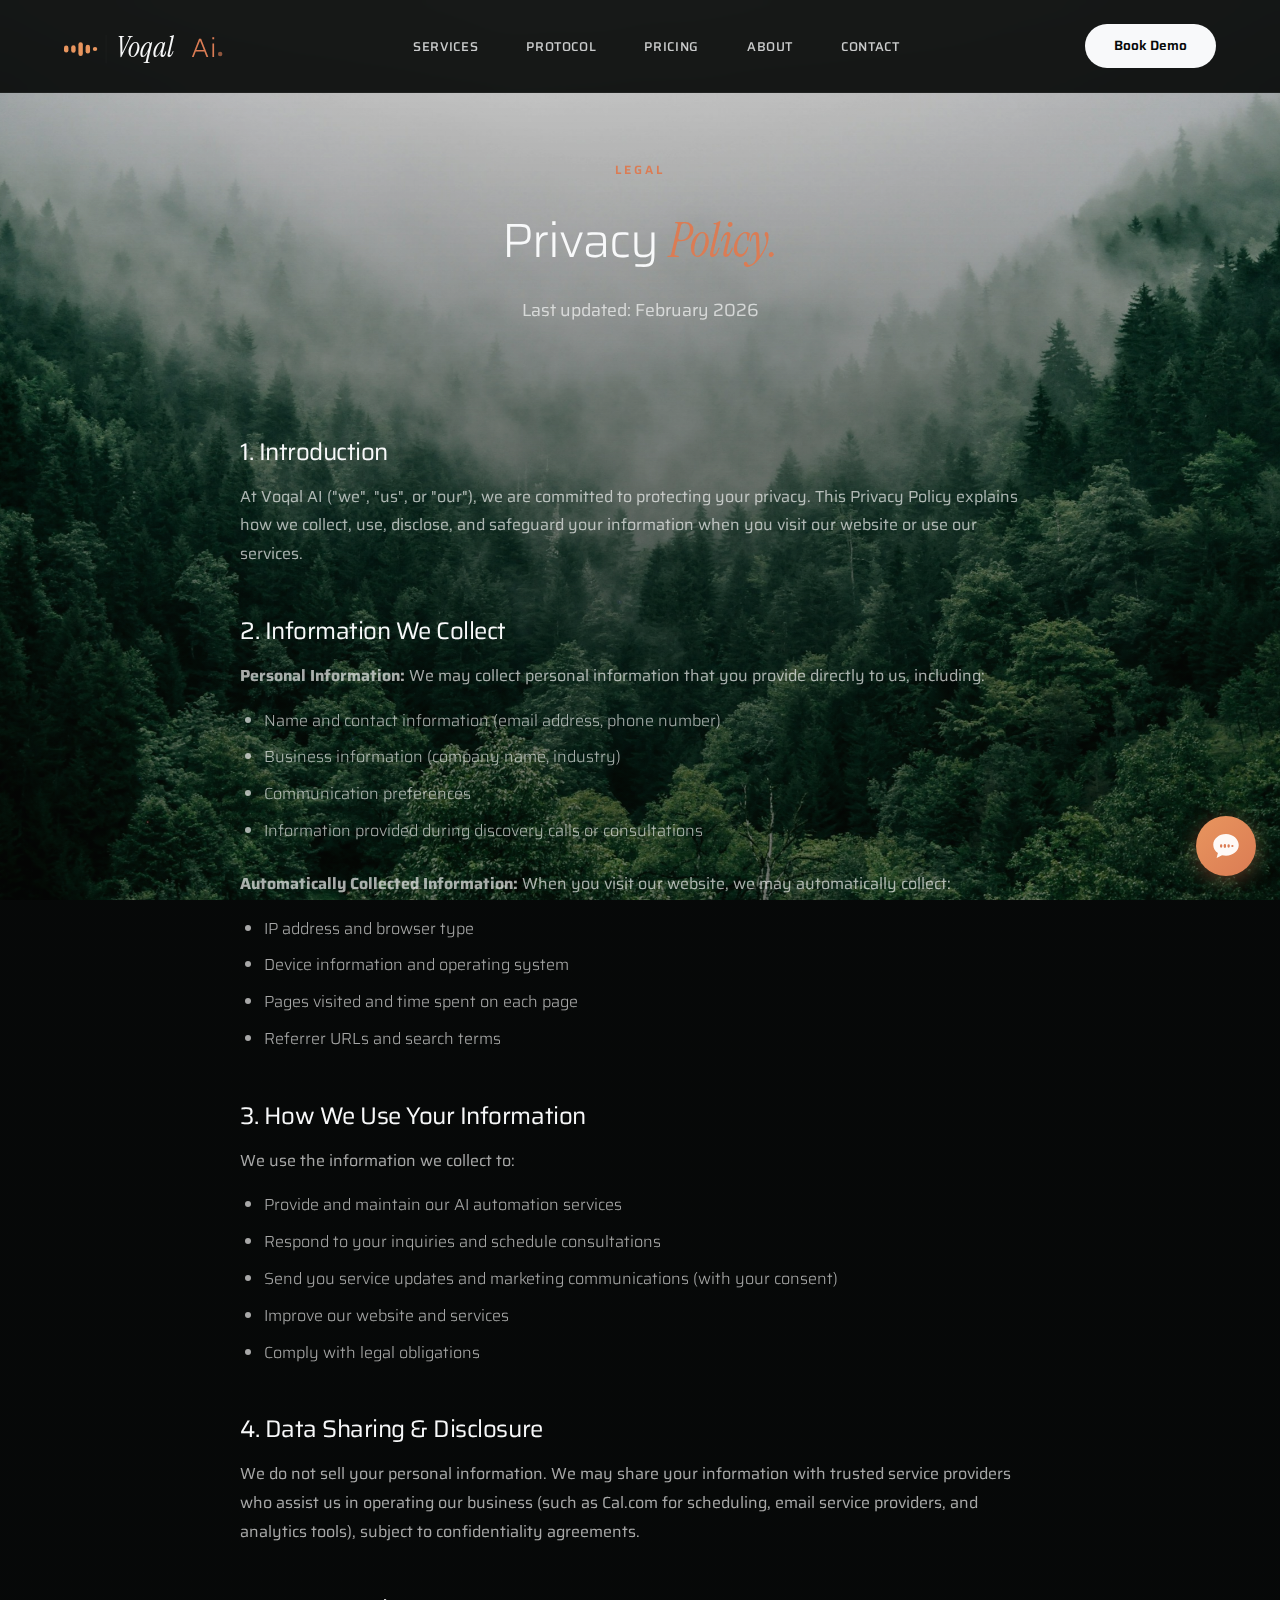
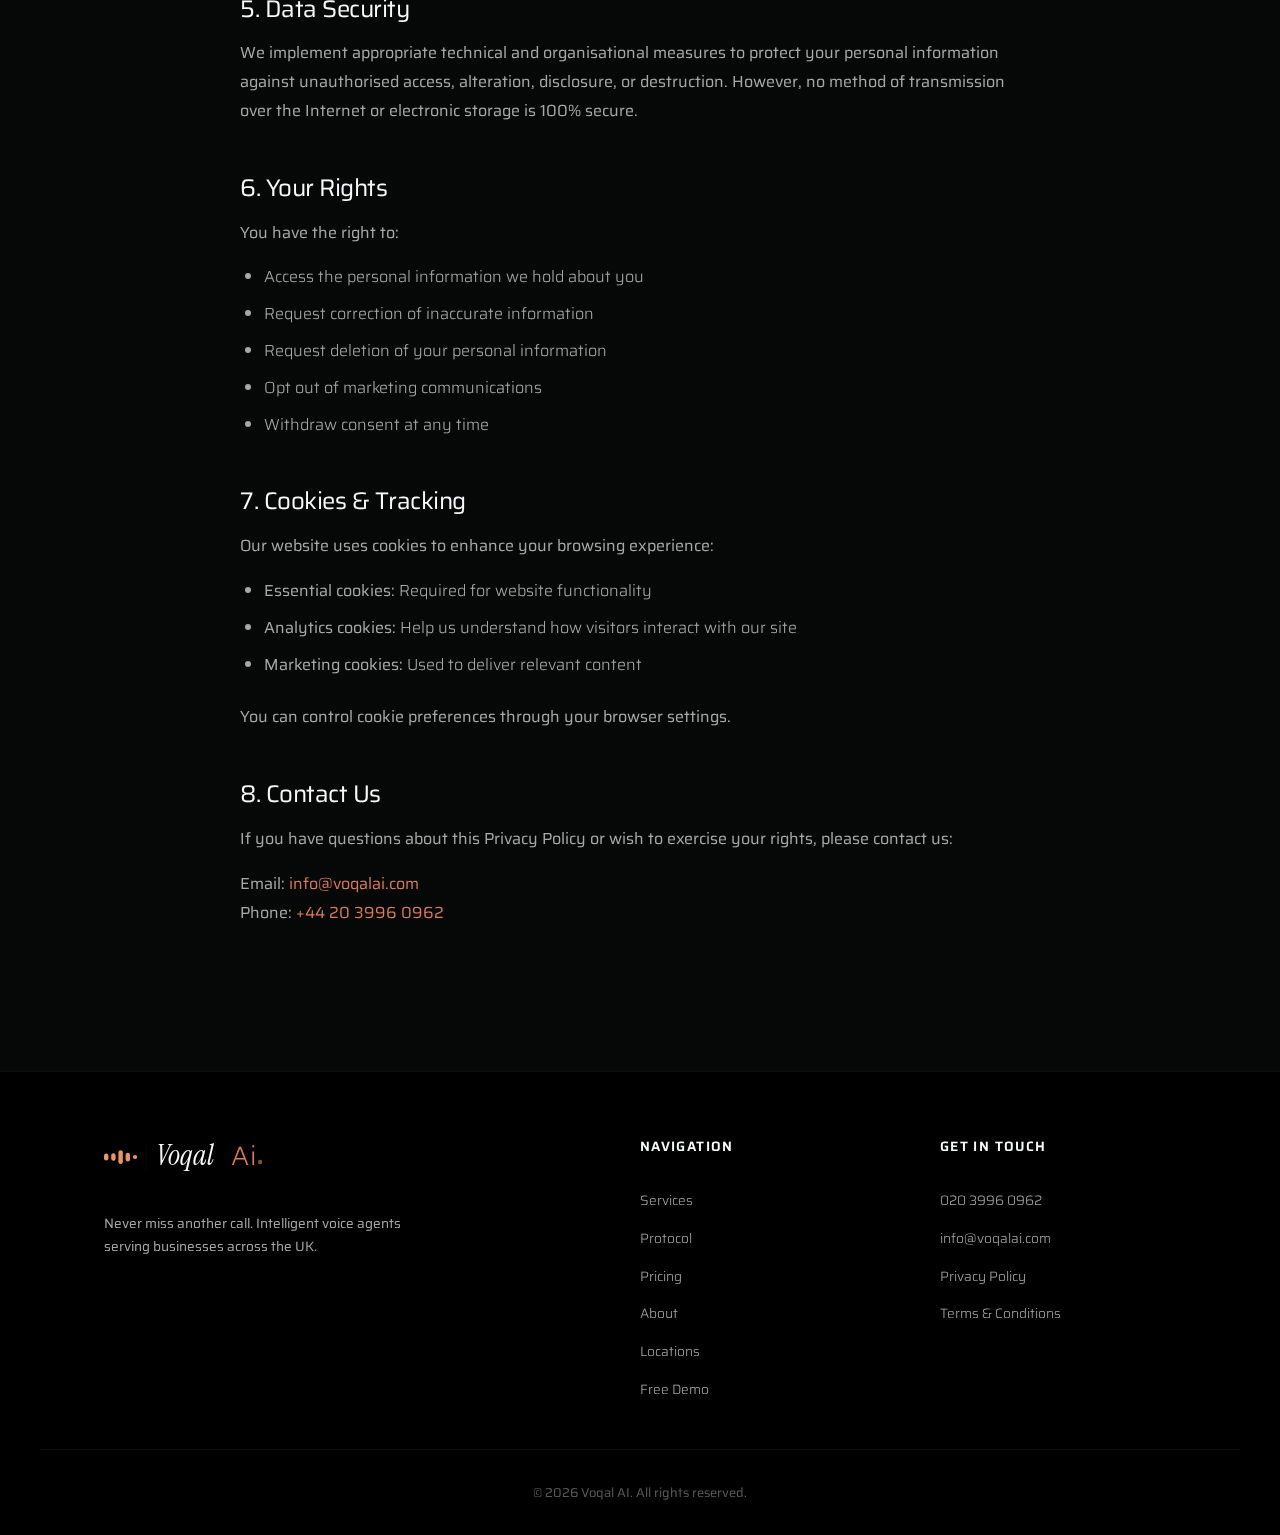
<file: privacy.html>
<!DOCTYPE html>
<html lang="en">
<head>
  <meta charset="UTF-8">
  <meta name="viewport" content="width=device-width, initial-scale=1.0">
  <title>Privacy Policy | Voqal AI</title>
  <meta name="description" content="Privacy Policy for Voqal AI. Learn how we collect, use, and protect your personal information.">
  <meta property="og:title" content="Privacy Policy | Voqal AI">
  <meta property="og:description" content="Learn how Voqal AI collects, uses, and protects your personal information.">
  <meta property="og:type" content="website">
  <meta property="og:url" content="https://voqalai.com/privacy.html">
  <meta property="og:site_name" content="Voqal AI">
  <meta property="og:image" content="https://voqalai.com/images/hero-forest.jpg">
  <meta property="og:locale" content="en_GB">
  <meta name="twitter:card" content="summary_large_image">
  <meta name="twitter:title" content="Privacy Policy | Voqal AI">
  <meta name="twitter:description" content="Learn how Voqal AI collects, uses, and protects your personal information.">
  <meta name="twitter:image" content="https://voqalai.com/images/hero-forest.jpg">
  <link rel="canonical" href="https://voqalai.com/privacy.html">
  <link rel="icon" href="favicon.svg" type="image/svg+xml">
  <link rel="icon" href="favicon-32.png" type="image/png" sizes="32x32">
  <link rel="apple-touch-icon" href="favicon.png">
  <link rel="stylesheet" href="css/style.css">
</head>
<body>

  <div class="page-background" style="background-image: url('images/hero-forest.jpg');"></div>

  <div class="page-overlay">

    <nav id="navbar" class="scrolled">
      <a href="index.html" class="logo"><svg viewBox="0 0 295 65" fill="none" xmlns="http://www.w3.org/2000/svg">
  <defs><linearGradient id="wf-grad" x1="0" y1="15" x2="0" y2="75"><stop offset="0%" stop-color="#e8955e"/><stop offset="100%" stop-color="#db7c54"/></linearGradient></defs>
  <rect x="0" y="27" width="8" height="22" rx="4" fill="url(#wf-grad)"><animate attributeName="height" values="22;7.7;22" dur="1.2s" begin="0s" repeatCount="indefinite"/><animate attributeName="y" values="27;34.15;27" dur="1.2s" begin="0s" repeatCount="indefinite"/></rect>
  <rect x="13" y="19" width="8" height="38" rx="4" fill="url(#wf-grad)"><animate attributeName="height" values="38;13.3;38" dur="1.2s" begin="0.2s" repeatCount="indefinite"/><animate attributeName="y" values="19;31.35;19" dur="1.2s" begin="0.2s" repeatCount="indefinite"/></rect>
  <rect x="26" y="11" width="8" height="54" rx="4" fill="url(#wf-grad)"><animate attributeName="height" values="54;18.9;54" dur="1.2s" begin="0.1s" repeatCount="indefinite"/><animate attributeName="y" values="11;28.55;11" dur="1.2s" begin="0.1s" repeatCount="indefinite"/></rect>
  <rect x="39" y="21" width="8" height="34" rx="4" fill="url(#wf-grad)"><animate attributeName="height" values="34;11.9;34" dur="1.2s" begin="0.3s" repeatCount="indefinite"/><animate attributeName="y" values="21;32.05;21" dur="1.2s" begin="0.3s" repeatCount="indefinite"/></rect>
  <rect x="52" y="29" width="8" height="18" rx="4" fill="url(#wf-grad)"><animate attributeName="height" values="18;6.3;18" dur="1.2s" begin="0.15s" repeatCount="indefinite"/><animate attributeName="y" values="29;34.85;29" dur="1.2s" begin="0.15s" repeatCount="indefinite"/></rect>
  <line x1="76" y1="12" x2="76" y2="64" stroke="rgba(255,255,255,0.06)" stroke-width="1"/>
  <text x="94" y="52" font-family="'Instrument Serif', Georgia, serif" font-weight="400" font-style="italic" font-size="52" fill="#f8f9fa" letter-spacing="1">Voqal</text>
  <text x="230" y="52" font-family="'Saira', sans-serif" font-weight="300" font-size="48" fill="#db7c54" letter-spacing="2">Ai</text>
  <circle cx="282" cy="47" r="4" fill="#db7c54"><animate attributeName="opacity" values="1;0.4;1" dur="2.5s" repeatCount="indefinite"/></circle>
</svg></a>
      <ul class="nav-links" id="navLinks">
        <li><a href="index.html#services">Services</a></li>
        <li><a href="index.html#protocol">Protocol</a></li>
        <li><a href="pricing.html">Pricing</a></li>
        <li><a href="about.html">About</a></li>
        <li><a href="index.html#demo">Contact</a></li>
      </ul>
      <a href="index.html#demo" class="btn-nav">Book Demo</a>
      <button class="mobile-toggle" id="mobileToggle" aria-label="Toggle menu">
        <span></span><span></span><span></span>
      </button>
    </nav>

    <main class="content-wrapper">
      <section class="subpage-header container">
        <span class="section-label">Legal</span>
        <h1 style="font-family: var(--font-sans); font-size: clamp(2rem, 4vw, 3rem); font-weight: 300; letter-spacing: -0.02em;">Privacy <span class="italic-accent">Policy.</span></h1>
        <p style="max-width: 600px; margin: 1rem auto 0;">Last updated: February 2026</p>
      </section>

      <section class="subpage-content container" style="max-width: 800px; margin: 0 auto;">

        <h2>1. Introduction</h2>
        <p>At Voqal AI ("we", "us", or "our"), we are committed to protecting your privacy. This Privacy Policy explains how we collect, use, disclose, and safeguard your information when you visit our website or use our services.</p>

        <h2>2. Information We Collect</h2>
        <p><strong>Personal Information:</strong> We may collect personal information that you provide directly to us, including:</p>
        <ul>
          <li>Name and contact information (email address, phone number)</li>
          <li>Business information (company name, industry)</li>
          <li>Communication preferences</li>
          <li>Information provided during discovery calls or consultations</li>
        </ul>

        <p><strong>Automatically Collected Information:</strong> When you visit our website, we may automatically collect:</p>
        <ul>
          <li>IP address and browser type</li>
          <li>Device information and operating system</li>
          <li>Pages visited and time spent on each page</li>
          <li>Referrer URLs and search terms</li>
        </ul>

        <h2>3. How We Use Your Information</h2>
        <p>We use the information we collect to:</p>
        <ul>
          <li>Provide and maintain our AI automation services</li>
          <li>Respond to your inquiries and schedule consultations</li>
          <li>Send you service updates and marketing communications (with your consent)</li>
          <li>Improve our website and services</li>
          <li>Comply with legal obligations</li>
        </ul>

        <h2>4. Data Sharing & Disclosure</h2>
        <p>We do not sell your personal information. We may share your information with trusted service providers who assist us in operating our business (such as Cal.com for scheduling, email service providers, and analytics tools), subject to confidentiality agreements.</p>

        <h2>5. Data Security</h2>
        <p>We implement appropriate technical and organisational measures to protect your personal information against unauthorised access, alteration, disclosure, or destruction. However, no method of transmission over the Internet or electronic storage is 100% secure.</p>

        <h2>6. Your Rights</h2>
        <p>You have the right to:</p>
        <ul>
          <li>Access the personal information we hold about you</li>
          <li>Request correction of inaccurate information</li>
          <li>Request deletion of your personal information</li>
          <li>Opt out of marketing communications</li>
          <li>Withdraw consent at any time</li>
        </ul>

        <h2>7. Cookies & Tracking</h2>
        <p>Our website uses cookies to enhance your browsing experience:</p>
        <ul>
          <li><strong>Essential cookies:</strong> Required for website functionality</li>
          <li><strong>Analytics cookies:</strong> Help us understand how visitors interact with our site</li>
          <li><strong>Marketing cookies:</strong> Used to deliver relevant content</li>
        </ul>
        <p>You can control cookie preferences through your browser settings.</p>

        <h2>8. Contact Us</h2>
        <p>If you have questions about this Privacy Policy or wish to exercise your rights, please contact us:</p>
        <p>
          Email: <a href="mailto:info@voqalai.com">info@voqalai.com</a><br>
          Phone: <a href="tel:+442039960962">+44 20 3996 0962</a>
        </p>

      </section>
    </main>

    <footer>
      <div class="container footer-grid">
        <div>
          <a href="index.html" class="logo footer-logo"><svg viewBox="0 0 295 65" fill="none" xmlns="http://www.w3.org/2000/svg">
  <defs><linearGradient id="wf-grad" x1="0" y1="15" x2="0" y2="75"><stop offset="0%" stop-color="#e8955e"/><stop offset="100%" stop-color="#db7c54"/></linearGradient></defs>
  <rect x="0" y="27" width="8" height="22" rx="4" fill="url(#wf-grad)"><animate attributeName="height" values="22;7.7;22" dur="1.2s" begin="0s" repeatCount="indefinite"/><animate attributeName="y" values="27;34.15;27" dur="1.2s" begin="0s" repeatCount="indefinite"/></rect>
  <rect x="13" y="19" width="8" height="38" rx="4" fill="url(#wf-grad)"><animate attributeName="height" values="38;13.3;38" dur="1.2s" begin="0.2s" repeatCount="indefinite"/><animate attributeName="y" values="19;31.35;19" dur="1.2s" begin="0.2s" repeatCount="indefinite"/></rect>
  <rect x="26" y="11" width="8" height="54" rx="4" fill="url(#wf-grad)"><animate attributeName="height" values="54;18.9;54" dur="1.2s" begin="0.1s" repeatCount="indefinite"/><animate attributeName="y" values="11;28.55;11" dur="1.2s" begin="0.1s" repeatCount="indefinite"/></rect>
  <rect x="39" y="21" width="8" height="34" rx="4" fill="url(#wf-grad)"><animate attributeName="height" values="34;11.9;34" dur="1.2s" begin="0.3s" repeatCount="indefinite"/><animate attributeName="y" values="21;32.05;21" dur="1.2s" begin="0.3s" repeatCount="indefinite"/></rect>
  <rect x="52" y="29" width="8" height="18" rx="4" fill="url(#wf-grad)"><animate attributeName="height" values="18;6.3;18" dur="1.2s" begin="0.15s" repeatCount="indefinite"/><animate attributeName="y" values="29;34.85;29" dur="1.2s" begin="0.15s" repeatCount="indefinite"/></rect>
  <line x1="76" y1="12" x2="76" y2="64" stroke="rgba(255,255,255,0.06)" stroke-width="1"/>
  <text x="94" y="52" font-family="'Instrument Serif', Georgia, serif" font-weight="400" font-style="italic" font-size="52" fill="#f8f9fa" letter-spacing="1">Voqal</text>
  <text x="230" y="52" font-family="'Saira', sans-serif" font-weight="300" font-size="48" fill="#db7c54" letter-spacing="2">Ai</text>
  <circle cx="282" cy="47" r="4" fill="#db7c54"><animate attributeName="opacity" values="1;0.4;1" dur="2.5s" repeatCount="indefinite"/></circle>
</svg></a>
          <p class="footer-tagline">Never miss another call. Intelligent voice agents serving businesses across the UK.</p>
        </div>
        <div class="footer-links">
          <p class="footer-heading">Navigation</p>
          <a href="index.html#services">Services</a>
          <a href="index.html#protocol">Protocol</a>
          <a href="pricing.html">Pricing</a>
          <a href="about.html">About</a>
          <a href="locations.html">Locations</a>
          <a href="index.html#demo">Free Demo</a>
        </div>
        <div class="footer-links">
          <p class="footer-heading">Get in Touch</p>
          <a href="tel:+442039960962">020 3996 0962</a>
          <a href="mailto:info@voqalai.com">info@voqalai.com</a>
          <a href="privacy.html">Privacy Policy</a>
          <a href="terms.html">Terms & Conditions</a>
        </div>
      </div>
      <div class="container footer-bottom">
        <p>&copy; 2026 Voqal AI. All rights reserved.</p>
      </div>
    </footer>

  </div>

  <script>
    const mobileToggle = document.getElementById('mobileToggle');
    const navLinks = document.getElementById('navLinks');
    mobileToggle.addEventListener('click', () => {
      navLinks.classList.toggle('active');
      mobileToggle.classList.toggle('active');
    });
    navLinks.querySelectorAll('a').forEach(link => {
      link.addEventListener('click', () => {
        navLinks.classList.remove('active');
        mobileToggle.classList.remove('active');
      });
    });
  </script>

  <!-- Retell AI Chat Widget -->
  <script
    id="retell-widget"
    src="https://dashboard.retellai.com/retell-widget.js"
    type="module"
    data-public-key="public_key_692e22f82e27e1f57afe6"
    data-agent-id="agent_98f2e297a8cf4ba0c5477ed2b4"
    data-title="Chat with Aria"
    data-color="#db7c54"
    data-logo-url="https://voqalai.com/favicon.png"
    data-bot-name="Aria"
    data-popup-message="Hi! Want to see how AI handles your calls? Ask me anything."
    data-show-ai-popup="true"
    data-show-ai-popup-time="15"
  ></script>
  <!-- Custom Chat Launcher -->
  <button id="voqalChatLauncher" aria-label="Chat with Aria" style="
    position: fixed; bottom: 24px; right: 24px; z-index: 1000000;
    width: 60px; height: 60px; border-radius: 50%; border: none; cursor: pointer;
    background: linear-gradient(135deg, #e8955e, #db7c54);
    box-shadow: 0 4px 20px rgba(219,124,84,0.4);
    display: flex; align-items: center; justify-content: center;
    transition: transform 0.3s ease, box-shadow 0.3s ease;
  ">
    <svg width="30" height="30" viewBox="0 0 40 40" fill="none" xmlns="http://www.w3.org/2000/svg">
      <path d="M20 4C10.6 4 3 10.4 3 18.2c0 4.5 2.4 8.5 6.2 11.2L7.5 36l7.2-3.6c1.7 0.4 3.4 0.6 5.3 0.6 9.4 0 17-6.4 17-14.2S29.4 4 20 4z" fill="white" opacity="0.95"/>
      <rect x="12" y="16" width="3" height="8" rx="1.5" fill="#db7c54"><animate attributeName="height" values="8;3;8" dur="1.2s" begin="0s" repeatCount="indefinite"/><animate attributeName="y" values="16;18.5;16" dur="1.2s" begin="0s" repeatCount="indefinite"/></rect>
      <rect x="17" y="13" width="3" height="14" rx="1.5" fill="#db7c54"><animate attributeName="height" values="14;5;14" dur="1.2s" begin="0.2s" repeatCount="indefinite"/><animate attributeName="y" values="13;17.5;13" dur="1.2s" begin="0.2s" repeatCount="indefinite"/></rect>
      <rect x="22" y="15" width="3" height="10" rx="1.5" fill="#db7c54"><animate attributeName="height" values="10;3.5;10" dur="1.2s" begin="0.1s" repeatCount="indefinite"/><animate attributeName="y" values="15;18.25;15" dur="1.2s" begin="0.1s" repeatCount="indefinite"/></rect>
      <rect x="27" y="17" width="3" height="6" rx="1.5" fill="#db7c54"><animate attributeName="height" values="6;2;6" dur="1.2s" begin="0.3s" repeatCount="indefinite"/><animate attributeName="y" values="17;19;17" dur="1.2s" begin="0.3s" repeatCount="indefinite"/></rect>
    </svg>
  </button>
  <script>
    // Custom launcher: hide Retell's default FAB, resize chat, wire up click
    (function retellCustomize() {
      var host = null;
      document.querySelectorAll('div').forEach(function(el) {
        if (el.shadowRoot && el.style.position === 'fixed' && el.style.zIndex === '999999') host = el;
      });
      if (host && host.shadowRoot) {
        var s = document.createElement('style');
        s.textContent = '.retell-chat-window { max-height: 350px !important; height: 350px !important; } #retell-fab { display: none !important; } .retell-popup-container { bottom: 70px !important; right: 0 !important; }';
        host.shadowRoot.appendChild(s);
        // Wire custom launcher to toggle Retell chat
        var fab = host.shadowRoot.querySelector('#retell-fab');
        document.getElementById('voqalChatLauncher').addEventListener('click', function() {
          if (fab) fab.click();
        });
        // Hover effect
        var btn = document.getElementById('voqalChatLauncher');
        btn.addEventListener('mouseenter', function() { btn.style.transform = 'scale(1.1)'; btn.style.boxShadow = '0 6px 28px rgba(219,124,84,0.5)'; });
        btn.addEventListener('mouseleave', function() { btn.style.transform = 'scale(1)'; btn.style.boxShadow = '0 4px 20px rgba(219,124,84,0.4)'; });
      } else {
        setTimeout(retellCustomize, 500);
      }
    })();
  </script>

</body>
</html>
</file>
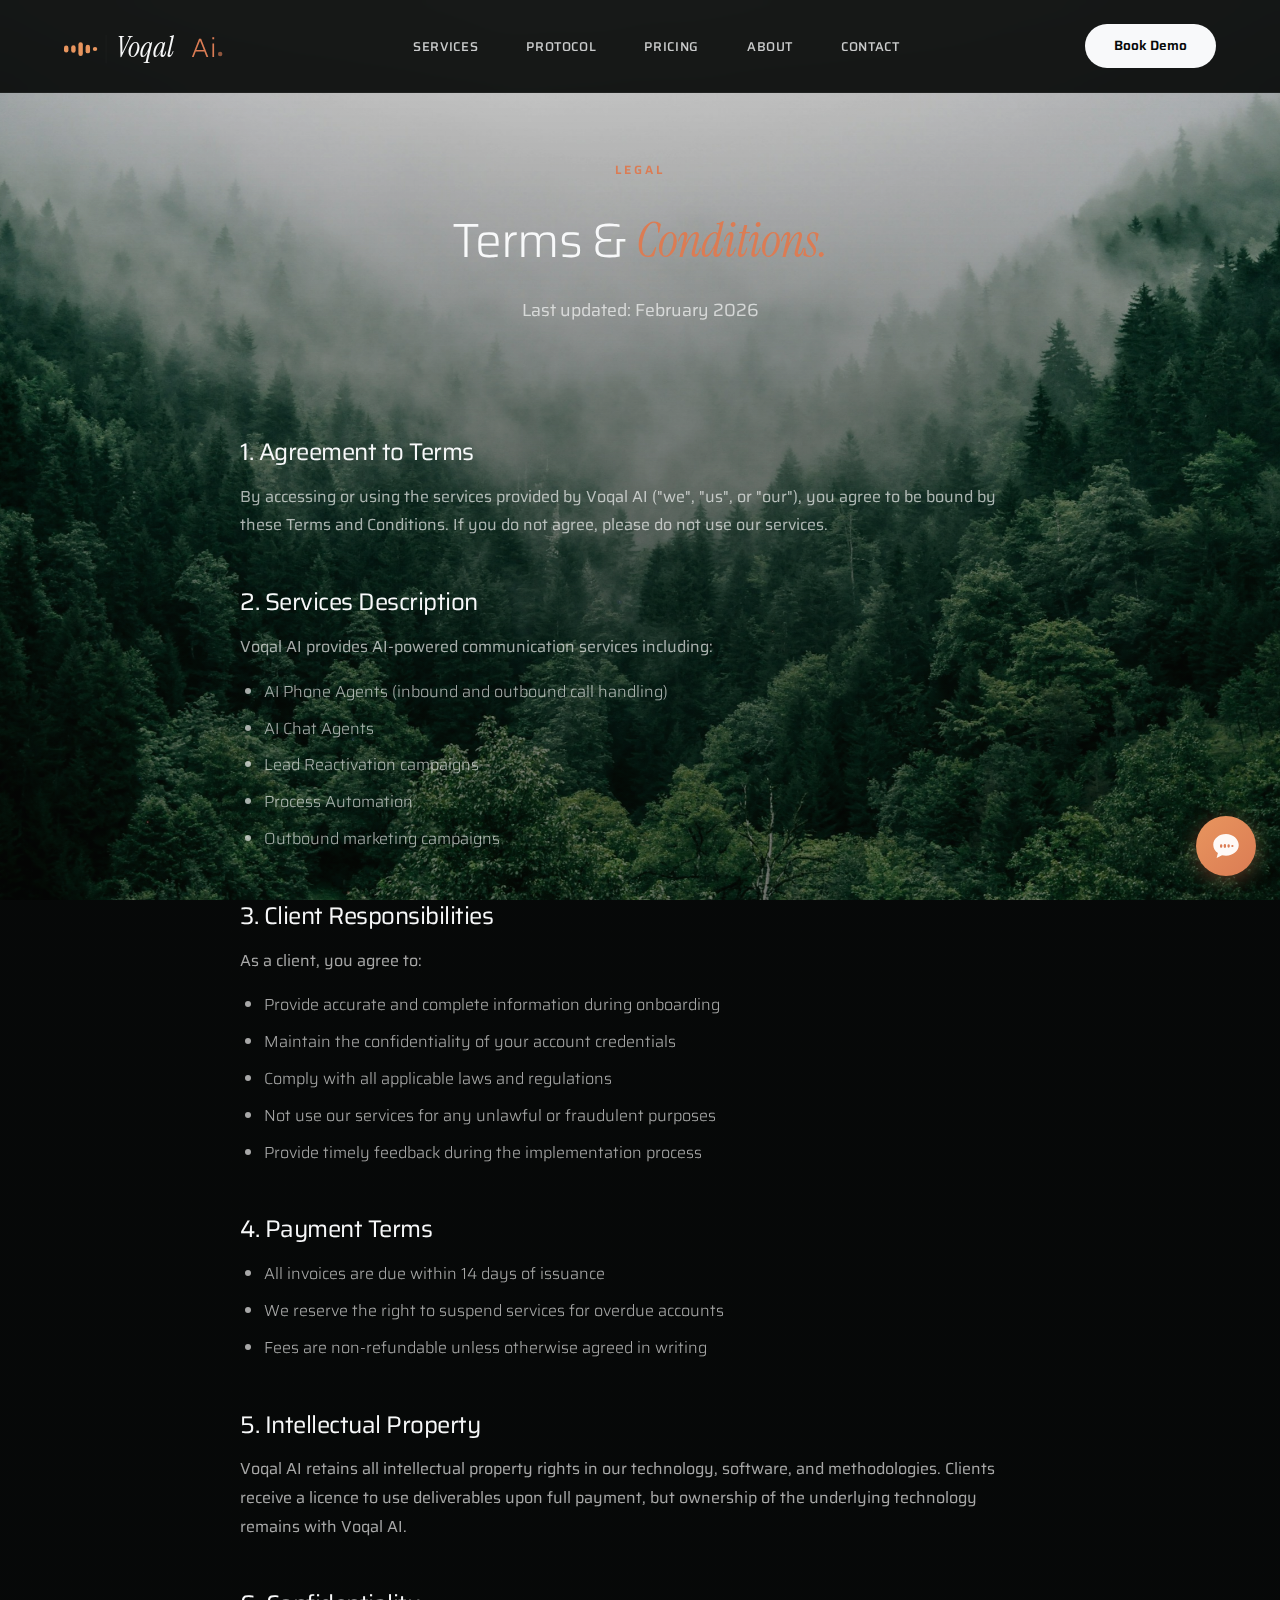
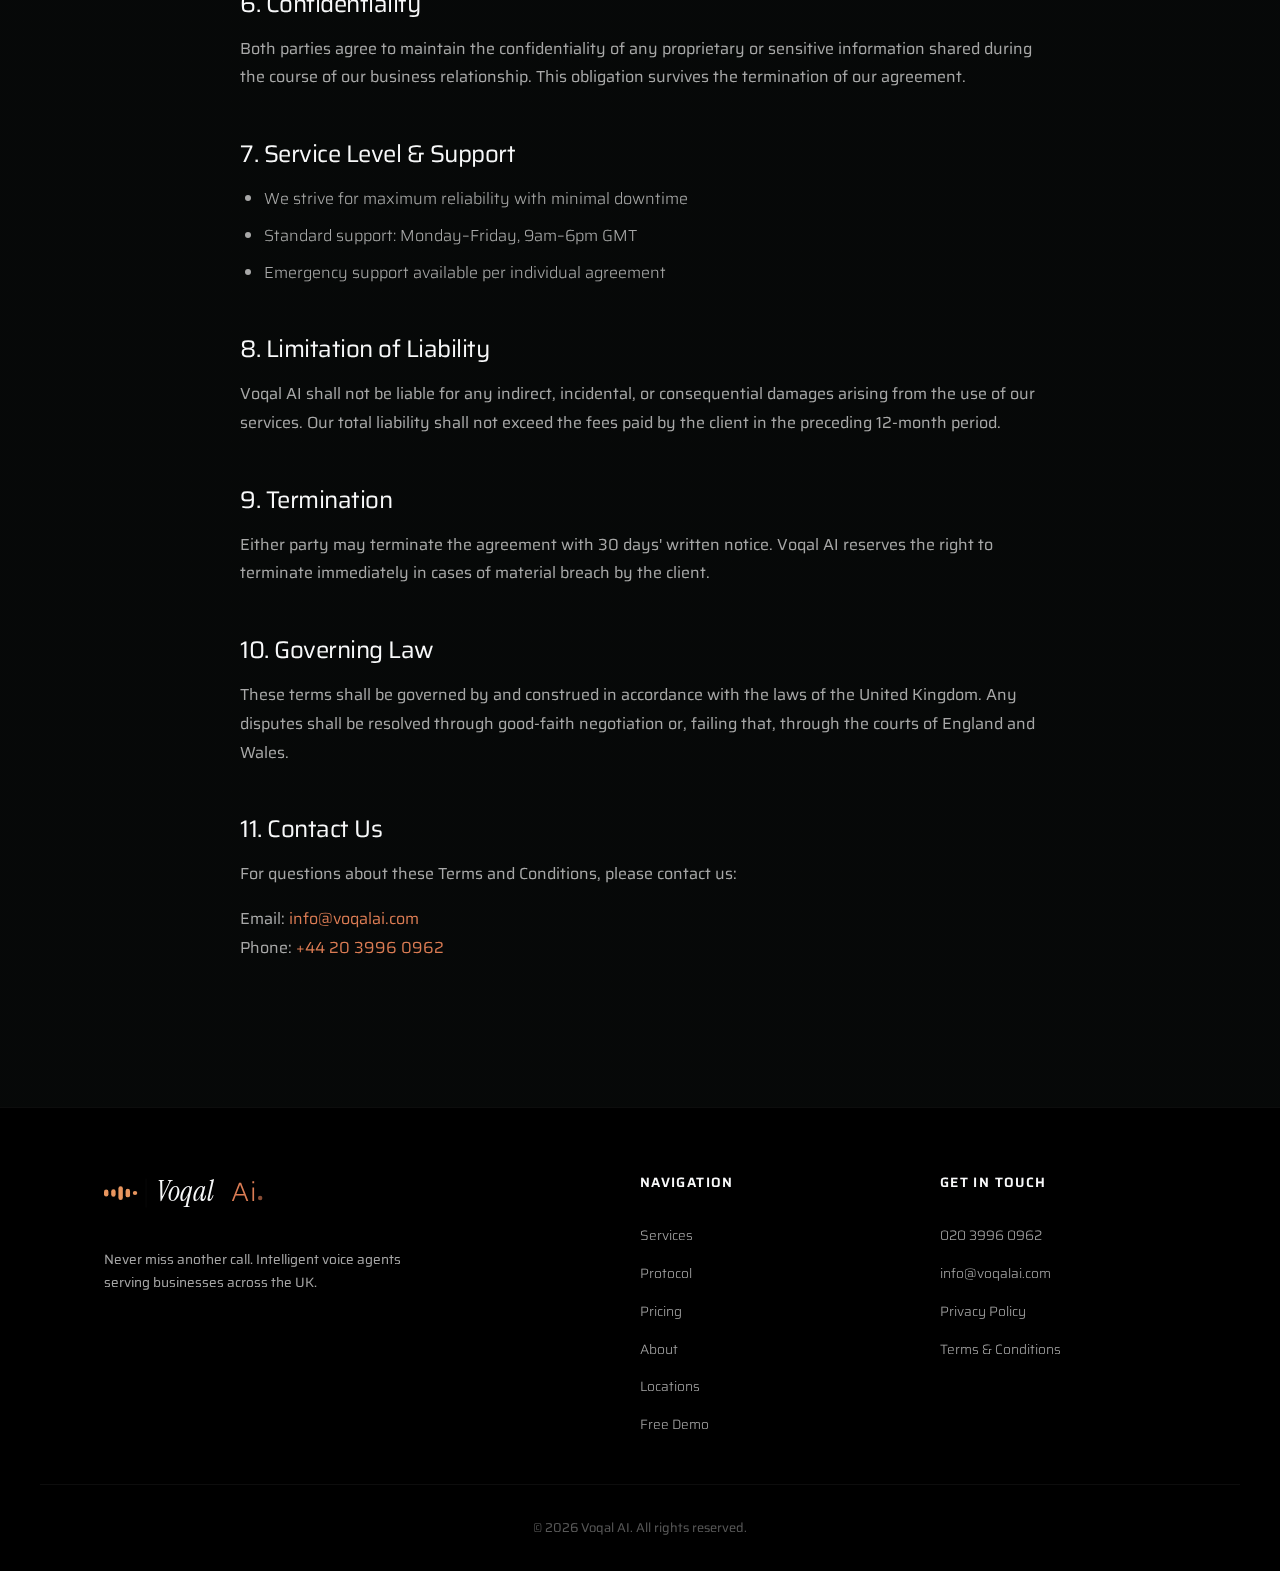
<file: terms.html>
<!DOCTYPE html>
<html lang="en">
<head>
  <meta charset="UTF-8">
  <meta name="viewport" content="width=device-width, initial-scale=1.0">
  <title>Terms & Conditions | Voqal AI</title>
  <meta name="description" content="Terms and Conditions for Voqal AI. Read our terms of service, payment terms, and service level agreements.">
  <meta property="og:title" content="Terms & Conditions | Voqal AI">
  <meta property="og:description" content="Terms and Conditions for Voqal AI. Read our terms of service, payment terms, and service level agreements.">
  <meta property="og:type" content="website">
  <meta property="og:url" content="https://voqalai.com/terms.html">
  <meta property="og:site_name" content="Voqal AI">
  <meta property="og:image" content="https://voqalai.com/images/hero-forest.jpg">
  <meta property="og:locale" content="en_GB">
  <meta name="twitter:card" content="summary_large_image">
  <meta name="twitter:title" content="Terms & Conditions | Voqal AI">
  <meta name="twitter:description" content="Terms and Conditions for Voqal AI. Read our terms of service, payment terms, and service level agreements.">
  <meta name="twitter:image" content="https://voqalai.com/images/hero-forest.jpg">
  <link rel="canonical" href="https://voqalai.com/terms.html">
  <link rel="icon" href="favicon.svg" type="image/svg+xml">
  <link rel="icon" href="favicon-32.png" type="image/png" sizes="32x32">
  <link rel="apple-touch-icon" href="favicon.png">
  <link rel="stylesheet" href="css/style.css">
</head>
<body>

  <div class="page-background" style="background-image: url('images/hero-forest.jpg');"></div>

  <div class="page-overlay">

    <nav id="navbar" class="scrolled">
      <a href="index.html" class="logo"><svg viewBox="0 0 295 65" fill="none" xmlns="http://www.w3.org/2000/svg">
  <defs><linearGradient id="wf-grad" x1="0" y1="15" x2="0" y2="75"><stop offset="0%" stop-color="#e8955e"/><stop offset="100%" stop-color="#db7c54"/></linearGradient></defs>
  <rect x="0" y="27" width="8" height="22" rx="4" fill="url(#wf-grad)"><animate attributeName="height" values="22;7.7;22" dur="1.2s" begin="0s" repeatCount="indefinite"/><animate attributeName="y" values="27;34.15;27" dur="1.2s" begin="0s" repeatCount="indefinite"/></rect>
  <rect x="13" y="19" width="8" height="38" rx="4" fill="url(#wf-grad)"><animate attributeName="height" values="38;13.3;38" dur="1.2s" begin="0.2s" repeatCount="indefinite"/><animate attributeName="y" values="19;31.35;19" dur="1.2s" begin="0.2s" repeatCount="indefinite"/></rect>
  <rect x="26" y="11" width="8" height="54" rx="4" fill="url(#wf-grad)"><animate attributeName="height" values="54;18.9;54" dur="1.2s" begin="0.1s" repeatCount="indefinite"/><animate attributeName="y" values="11;28.55;11" dur="1.2s" begin="0.1s" repeatCount="indefinite"/></rect>
  <rect x="39" y="21" width="8" height="34" rx="4" fill="url(#wf-grad)"><animate attributeName="height" values="34;11.9;34" dur="1.2s" begin="0.3s" repeatCount="indefinite"/><animate attributeName="y" values="21;32.05;21" dur="1.2s" begin="0.3s" repeatCount="indefinite"/></rect>
  <rect x="52" y="29" width="8" height="18" rx="4" fill="url(#wf-grad)"><animate attributeName="height" values="18;6.3;18" dur="1.2s" begin="0.15s" repeatCount="indefinite"/><animate attributeName="y" values="29;34.85;29" dur="1.2s" begin="0.15s" repeatCount="indefinite"/></rect>
  <line x1="76" y1="12" x2="76" y2="64" stroke="rgba(255,255,255,0.06)" stroke-width="1"/>
  <text x="94" y="52" font-family="'Instrument Serif', Georgia, serif" font-weight="400" font-style="italic" font-size="52" fill="#f8f9fa" letter-spacing="1">Voqal</text>
  <text x="230" y="52" font-family="'Saira', sans-serif" font-weight="300" font-size="48" fill="#db7c54" letter-spacing="2">Ai</text>
  <circle cx="282" cy="47" r="4" fill="#db7c54"><animate attributeName="opacity" values="1;0.4;1" dur="2.5s" repeatCount="indefinite"/></circle>
</svg></a>
      <ul class="nav-links" id="navLinks">
        <li><a href="index.html#services">Services</a></li>
        <li><a href="index.html#protocol">Protocol</a></li>
        <li><a href="pricing.html">Pricing</a></li>
        <li><a href="about.html">About</a></li>
        <li><a href="index.html#demo">Contact</a></li>
      </ul>
      <a href="index.html#demo" class="btn-nav">Book Demo</a>
      <button class="mobile-toggle" id="mobileToggle" aria-label="Toggle menu">
        <span></span><span></span><span></span>
      </button>
    </nav>

    <main class="content-wrapper">
      <section class="subpage-header container">
        <span class="section-label">Legal</span>
        <h1 style="font-family: var(--font-sans); font-size: clamp(2rem, 4vw, 3rem); font-weight: 300; letter-spacing: -0.02em;">Terms & <span class="italic-accent">Conditions.</span></h1>
        <p style="max-width: 600px; margin: 1rem auto 0;">Last updated: February 2026</p>
      </section>

      <section class="subpage-content container" style="max-width: 800px; margin: 0 auto;">

        <h2>1. Agreement to Terms</h2>
        <p>By accessing or using the services provided by Voqal AI ("we", "us", or "our"), you agree to be bound by these Terms and Conditions. If you do not agree, please do not use our services.</p>

        <h2>2. Services Description</h2>
        <p>Voqal AI provides AI-powered communication services including:</p>
        <ul>
          <li>AI Phone Agents (inbound and outbound call handling)</li>
          <li>AI Chat Agents</li>
          <li>Lead Reactivation campaigns</li>
          <li>Process Automation</li>
          <li>Outbound marketing campaigns</li>
        </ul>

        <h2>3. Client Responsibilities</h2>
        <p>As a client, you agree to:</p>
        <ul>
          <li>Provide accurate and complete information during onboarding</li>
          <li>Maintain the confidentiality of your account credentials</li>
          <li>Comply with all applicable laws and regulations</li>
          <li>Not use our services for any unlawful or fraudulent purposes</li>
          <li>Provide timely feedback during the implementation process</li>
        </ul>

        <h2>4. Payment Terms</h2>
        <ul>
          <li>All invoices are due within 14 days of issuance</li>
          <li>We reserve the right to suspend services for overdue accounts</li>
          <li>Fees are non-refundable unless otherwise agreed in writing</li>
        </ul>

        <h2>5. Intellectual Property</h2>
        <p>Voqal AI retains all intellectual property rights in our technology, software, and methodologies. Clients receive a licence to use deliverables upon full payment, but ownership of the underlying technology remains with Voqal AI.</p>

        <h2>6. Confidentiality</h2>
        <p>Both parties agree to maintain the confidentiality of any proprietary or sensitive information shared during the course of our business relationship. This obligation survives the termination of our agreement.</p>

        <h2>7. Service Level & Support</h2>
        <ul>
          <li>We strive for maximum reliability with minimal downtime</li>
          <li>Standard support: Monday–Friday, 9am–6pm GMT</li>
          <li>Emergency support available per individual agreement</li>
        </ul>

        <h2>8. Limitation of Liability</h2>
        <p>Voqal AI shall not be liable for any indirect, incidental, or consequential damages arising from the use of our services. Our total liability shall not exceed the fees paid by the client in the preceding 12-month period.</p>

        <h2>9. Termination</h2>
        <p>Either party may terminate the agreement with 30 days' written notice. Voqal AI reserves the right to terminate immediately in cases of material breach by the client.</p>

        <h2>10. Governing Law</h2>
        <p>These terms shall be governed by and construed in accordance with the laws of the United Kingdom. Any disputes shall be resolved through good-faith negotiation or, failing that, through the courts of England and Wales.</p>

        <h2>11. Contact Us</h2>
        <p>For questions about these Terms and Conditions, please contact us:</p>
        <p>
          Email: <a href="mailto:info@voqalai.com">info@voqalai.com</a><br>
          Phone: <a href="tel:+442039960962">+44 20 3996 0962</a>
        </p>

      </section>
    </main>

    <footer>
      <div class="container footer-grid">
        <div>
          <a href="index.html" class="logo footer-logo"><svg viewBox="0 0 295 65" fill="none" xmlns="http://www.w3.org/2000/svg">
  <defs><linearGradient id="wf-grad" x1="0" y1="15" x2="0" y2="75"><stop offset="0%" stop-color="#e8955e"/><stop offset="100%" stop-color="#db7c54"/></linearGradient></defs>
  <rect x="0" y="27" width="8" height="22" rx="4" fill="url(#wf-grad)"><animate attributeName="height" values="22;7.7;22" dur="1.2s" begin="0s" repeatCount="indefinite"/><animate attributeName="y" values="27;34.15;27" dur="1.2s" begin="0s" repeatCount="indefinite"/></rect>
  <rect x="13" y="19" width="8" height="38" rx="4" fill="url(#wf-grad)"><animate attributeName="height" values="38;13.3;38" dur="1.2s" begin="0.2s" repeatCount="indefinite"/><animate attributeName="y" values="19;31.35;19" dur="1.2s" begin="0.2s" repeatCount="indefinite"/></rect>
  <rect x="26" y="11" width="8" height="54" rx="4" fill="url(#wf-grad)"><animate attributeName="height" values="54;18.9;54" dur="1.2s" begin="0.1s" repeatCount="indefinite"/><animate attributeName="y" values="11;28.55;11" dur="1.2s" begin="0.1s" repeatCount="indefinite"/></rect>
  <rect x="39" y="21" width="8" height="34" rx="4" fill="url(#wf-grad)"><animate attributeName="height" values="34;11.9;34" dur="1.2s" begin="0.3s" repeatCount="indefinite"/><animate attributeName="y" values="21;32.05;21" dur="1.2s" begin="0.3s" repeatCount="indefinite"/></rect>
  <rect x="52" y="29" width="8" height="18" rx="4" fill="url(#wf-grad)"><animate attributeName="height" values="18;6.3;18" dur="1.2s" begin="0.15s" repeatCount="indefinite"/><animate attributeName="y" values="29;34.85;29" dur="1.2s" begin="0.15s" repeatCount="indefinite"/></rect>
  <line x1="76" y1="12" x2="76" y2="64" stroke="rgba(255,255,255,0.06)" stroke-width="1"/>
  <text x="94" y="52" font-family="'Instrument Serif', Georgia, serif" font-weight="400" font-style="italic" font-size="52" fill="#f8f9fa" letter-spacing="1">Voqal</text>
  <text x="230" y="52" font-family="'Saira', sans-serif" font-weight="300" font-size="48" fill="#db7c54" letter-spacing="2">Ai</text>
  <circle cx="282" cy="47" r="4" fill="#db7c54"><animate attributeName="opacity" values="1;0.4;1" dur="2.5s" repeatCount="indefinite"/></circle>
</svg></a>
          <p class="footer-tagline">Never miss another call. Intelligent voice agents serving businesses across the UK.</p>
        </div>
        <div class="footer-links">
          <p class="footer-heading">Navigation</p>
          <a href="index.html#services">Services</a>
          <a href="index.html#protocol">Protocol</a>
          <a href="pricing.html">Pricing</a>
          <a href="about.html">About</a>
          <a href="locations.html">Locations</a>
          <a href="index.html#demo">Free Demo</a>
        </div>
        <div class="footer-links">
          <p class="footer-heading">Get in Touch</p>
          <a href="tel:+442039960962">020 3996 0962</a>
          <a href="mailto:info@voqalai.com">info@voqalai.com</a>
          <a href="privacy.html">Privacy Policy</a>
          <a href="terms.html">Terms & Conditions</a>
        </div>
      </div>
      <div class="container footer-bottom">
        <p>&copy; 2026 Voqal AI. All rights reserved.</p>
      </div>
    </footer>

  </div>

  <script>
    const mobileToggle = document.getElementById('mobileToggle');
    const navLinks = document.getElementById('navLinks');
    mobileToggle.addEventListener('click', () => {
      navLinks.classList.toggle('active');
      mobileToggle.classList.toggle('active');
    });
    navLinks.querySelectorAll('a').forEach(link => {
      link.addEventListener('click', () => {
        navLinks.classList.remove('active');
        mobileToggle.classList.remove('active');
      });
    });
  </script>

  <!-- Retell AI Chat Widget -->
  <script
    id="retell-widget"
    src="https://dashboard.retellai.com/retell-widget.js"
    type="module"
    data-public-key="public_key_692e22f82e27e1f57afe6"
    data-agent-id="agent_98f2e297a8cf4ba0c5477ed2b4"
    data-title="Chat with Aria"
    data-color="#db7c54"
    data-logo-url="https://voqalai.com/favicon.png"
    data-bot-name="Aria"
    data-popup-message="Hi! Want to see how AI handles your calls? Ask me anything."
    data-show-ai-popup="true"
    data-show-ai-popup-time="15"
  ></script>
  <!-- Custom Chat Launcher -->
  <button id="voqalChatLauncher" aria-label="Chat with Aria" style="
    position: fixed; bottom: 24px; right: 24px; z-index: 1000000;
    width: 60px; height: 60px; border-radius: 50%; border: none; cursor: pointer;
    background: linear-gradient(135deg, #e8955e, #db7c54);
    box-shadow: 0 4px 20px rgba(219,124,84,0.4);
    display: flex; align-items: center; justify-content: center;
    transition: transform 0.3s ease, box-shadow 0.3s ease;
  ">
    <svg width="30" height="30" viewBox="0 0 40 40" fill="none" xmlns="http://www.w3.org/2000/svg">
      <path d="M20 4C10.6 4 3 10.4 3 18.2c0 4.5 2.4 8.5 6.2 11.2L7.5 36l7.2-3.6c1.7 0.4 3.4 0.6 5.3 0.6 9.4 0 17-6.4 17-14.2S29.4 4 20 4z" fill="white" opacity="0.95"/>
      <rect x="12" y="16" width="3" height="8" rx="1.5" fill="#db7c54"><animate attributeName="height" values="8;3;8" dur="1.2s" begin="0s" repeatCount="indefinite"/><animate attributeName="y" values="16;18.5;16" dur="1.2s" begin="0s" repeatCount="indefinite"/></rect>
      <rect x="17" y="13" width="3" height="14" rx="1.5" fill="#db7c54"><animate attributeName="height" values="14;5;14" dur="1.2s" begin="0.2s" repeatCount="indefinite"/><animate attributeName="y" values="13;17.5;13" dur="1.2s" begin="0.2s" repeatCount="indefinite"/></rect>
      <rect x="22" y="15" width="3" height="10" rx="1.5" fill="#db7c54"><animate attributeName="height" values="10;3.5;10" dur="1.2s" begin="0.1s" repeatCount="indefinite"/><animate attributeName="y" values="15;18.25;15" dur="1.2s" begin="0.1s" repeatCount="indefinite"/></rect>
      <rect x="27" y="17" width="3" height="6" rx="1.5" fill="#db7c54"><animate attributeName="height" values="6;2;6" dur="1.2s" begin="0.3s" repeatCount="indefinite"/><animate attributeName="y" values="17;19;17" dur="1.2s" begin="0.3s" repeatCount="indefinite"/></rect>
    </svg>
  </button>
  <script>
    // Custom launcher: hide Retell's default FAB, resize chat, wire up click
    (function retellCustomize() {
      var host = null;
      document.querySelectorAll('div').forEach(function(el) {
        if (el.shadowRoot && el.style.position === 'fixed' && el.style.zIndex === '999999') host = el;
      });
      if (host && host.shadowRoot) {
        var s = document.createElement('style');
        s.textContent = '.retell-chat-window { max-height: 350px !important; height: 350px !important; } #retell-fab { display: none !important; } .retell-popup-container { bottom: 70px !important; right: 0 !important; }';
        host.shadowRoot.appendChild(s);
        // Wire custom launcher to toggle Retell chat
        var fab = host.shadowRoot.querySelector('#retell-fab');
        document.getElementById('voqalChatLauncher').addEventListener('click', function() {
          if (fab) fab.click();
        });
        // Hover effect
        var btn = document.getElementById('voqalChatLauncher');
        btn.addEventListener('mouseenter', function() { btn.style.transform = 'scale(1.1)'; btn.style.boxShadow = '0 6px 28px rgba(219,124,84,0.5)'; });
        btn.addEventListener('mouseleave', function() { btn.style.transform = 'scale(1)'; btn.style.boxShadow = '0 4px 20px rgba(219,124,84,0.4)'; });
      } else {
        setTimeout(retellCustomize, 500);
      }
    })();
  </script>

</body>
</html>
</file>
<file: css/style.css>
/* ============================================================
   VOQAL AI — Elegant Dark Stylesheet
   Dark, nature-fixed-background, editorial aesthetic
   ============================================================ */

/* --- FONTS --- */
@font-face {
  font-family: 'Instrument Serif';
  src: url('../fonts/instrument-serif-regular.woff2') format('woff2');
  font-weight: 400;
  font-style: normal;
  font-display: swap;
}

@font-face {
  font-family: 'Instrument Serif';
  src: url('../fonts/instrument-serif-italic.woff2') format('woff2');
  font-weight: 400;
  font-style: italic;
  font-display: swap;
}

@font-face {
  font-family: 'Saira';
  src: url('../fonts/saira-latin.woff2') format('woff2');
  font-weight: 300 700;
  font-display: swap;
}

/* --- VARIABLES --- */
:root {
  --text-primary: #f8f9fa;
  --text-secondary: rgba(255, 255, 255, 0.65);
  --text-faint: rgba(255, 255, 255, 0.35);
  --accent: #db7c54;
  --accent-light: #e8955e;
  --bg-dark: #070908;
  --border-subtle: rgba(255, 255, 255, 0.05);
  --border-hover: rgba(255, 255, 255, 0.1);
  --font-sans: 'Saira', system-ui, -apple-system, sans-serif;
  --font-serif: 'Instrument Serif', Georgia, serif;
  --ease: all 0.6s cubic-bezier(0.16, 1, 0.3, 1);
}

/* --- RESET --- */
*,
*::before,
*::after {
  margin: 0;
  padding: 0;
  box-sizing: border-box;
}

html {
  scroll-behavior: smooth;
  -webkit-text-size-adjust: 100%;
}

body {
  font-family: var(--font-sans);
  color: var(--text-primary);
  font-weight: 300;
  line-height: 1.6;
  background-color: var(--bg-dark);
  overflow-x: hidden;
  -webkit-font-smoothing: antialiased;
  -moz-osx-font-smoothing: grayscale;
  position: relative;
  min-height: 100vh;
}

::selection {
  background: rgba(219, 124, 84, 0.4);
  color: #fff;
}

::-webkit-scrollbar {
  width: 5px;
}

::-webkit-scrollbar-track {
  background: var(--bg-dark);
}

::-webkit-scrollbar-thumb {
  background: rgba(255, 255, 255, 0.08);
  border-radius: 3px;
}

::-webkit-scrollbar-thumb:hover {
  background: rgba(255, 255, 255, 0.15);
}

img {
  max-width: 100%;
  height: auto;
  display: block;
}

a {
  color: inherit;
  text-decoration: none;
}

ul, ol {
  list-style: none;
}

/* --- FIXED BACKGROUND --- */
.page-background {
  position: fixed;
  top: 0;
  left: 0;
  width: 100%;
  height: 100vh;
  z-index: -10;
  background-size: cover;
  background-position: center top;
}

.page-overlay {
  position: relative;
  z-index: 1;
  background: linear-gradient(
    to bottom,
    rgba(7, 9, 8, 0.15) 0vh,
    rgba(7, 9, 8, 0.5) 70vh,
    rgba(7, 9, 8, 0.5) 100%
  );
}

.content-wrapper {
  position: relative;
  z-index: 10;
}

/* --- TYPOGRAPHY --- */
h2 {
  font-family: var(--font-sans);
  font-size: clamp(2rem, 4vw, 3rem);
  font-weight: 300;
  letter-spacing: -0.02em;
  line-height: 1.2;
  margin-bottom: 2rem;
}

h3 {
  font-family: var(--font-sans);
  font-size: 1.5rem;
  font-weight: 400;
  margin-bottom: 1rem;
  line-height: 1.3;
}

.italic-accent {
  font-family: var(--font-serif);
  font-style: italic;
  color: var(--accent);
  font-weight: 400;
}

p {
  font-size: 1.1rem;
  color: var(--text-secondary);
  font-weight: 400;
  max-width: 600px;
  line-height: 1.7;
}

.section-label {
  font-size: 0.75rem;
  text-transform: uppercase;
  letter-spacing: 0.25em;
  color: var(--accent);
  margin-bottom: 1.5rem;
  font-weight: 600;
  display: block;
}

.text-link {
  color: var(--accent);
  font-size: 0.95rem;
  font-weight: 400;
  transition: opacity 0.3s ease;
}

.text-link:hover {
  opacity: 0.8;
}

/* --- CONTAINER --- */
.container {
  max-width: 1200px;
  margin: 0 auto;
  padding: 0 4rem;
}

.section-padding {
  padding: 8rem 0;
}

/* --- NAVIGATION --- */
nav {
  position: fixed;
  top: 0;
  left: 0;
  width: 100%;
  padding: 2.5rem 4rem;
  display: flex;
  justify-content: space-between;
  align-items: center;
  z-index: 100;
  transition: var(--ease);
}

nav.scrolled {
  padding: 1.5rem 4rem;
  background: rgba(7, 9, 8, 0.92);
  backdrop-filter: blur(12px);
  -webkit-backdrop-filter: blur(12px);
  border-bottom: 1px solid var(--border-subtle);
}

.logo {
  display: flex;
  align-items: center;
  text-decoration: none;
  color: var(--text-primary);
}

.logo svg {
  height: 36px;
  width: auto;
}

.nav-links {
  display: flex;
  gap: 3rem;
  align-items: center;
}

.nav-links a {
  color: var(--text-primary);
  text-decoration: none;
  font-size: 0.8rem;
  font-weight: 500;
  opacity: 0.8;
  transition: opacity 0.3s ease;
  text-transform: uppercase;
  letter-spacing: 0.05em;
}

.nav-links a:hover {
  opacity: 1;
}

.btn-nav {
  background-color: var(--text-primary);
  color: var(--bg-dark);
  padding: 0.7rem 1.8rem;
  border-radius: 30px;
  text-decoration: none;
  font-size: 0.85rem;
  font-weight: 600;
  transition: transform 0.3s ease, background-color 0.3s ease;
}

.btn-nav:hover {
  transform: scale(1.05);
  background-color: #f0f0f0;
}

.mobile-toggle {
  display: none;
  flex-direction: column;
  gap: 5px;
  background: none;
  border: none;
  cursor: pointer;
  padding: 5px;
  z-index: 1001;
}

.mobile-toggle span {
  width: 24px;
  height: 2px;
  background: #fff;
  transition: all 0.3s ease;
  display: block;
}

.mobile-toggle.active span:nth-child(1) {
  transform: rotate(45deg) translate(5px, 5px);
}

.mobile-toggle.active span:nth-child(2) {
  opacity: 0;
}

.mobile-toggle.active span:nth-child(3) {
  transform: rotate(-45deg) translate(5px, -5px);
}

/* --- HERO --- */
.hero {
  position: relative;
  min-height: 100vh;
  display: flex;
  flex-direction: column;
  justify-content: center;
  padding: 5rem 4rem 0;
}

.hero-content {
  max-width: 800px;
  z-index: 1;
  margin-top: auto;
  margin-bottom: auto;
}

.pre-headline {
  font-size: 0.75rem;
  text-transform: uppercase;
  letter-spacing: 0.2em;
  color: var(--text-secondary);
  margin-bottom: 2rem;
  font-weight: 600;
}

.main-headline {
  font-size: clamp(3.5rem, 7vw, 5.5rem);
  line-height: 1.1;
  font-weight: 600;
  letter-spacing: -0.02em;
  margin-bottom: 2rem;
}

.main-headline .italic-serif {
  display: block;
  font-family: var(--font-serif);
  font-style: italic;
  font-weight: 400;
  color: var(--accent);
}

.hero-sub {
  font-size: 1.15rem;
  color: var(--text-secondary);
  max-width: 500px;
  line-height: 1.7;
}

.hero-bottom-text {
  position: absolute;
  bottom: 3rem;
  left: 4rem;
  font-size: 0.85rem;
  color: var(--text-secondary);
  line-height: 1.6;
  max-width: 300px;
}

.bottom-indicator {
  position: absolute;
  bottom: 2rem;
  left: 50%;
  transform: translateX(-50%);
  width: 40px;
  height: 4px;
  background-color: rgba(255, 255, 255, 0.3);
  border-radius: 4px;
}

/* --- SERVICES --- */
.services-grid {
  display: grid;
  grid-template-columns: 1fr 1fr;
  gap: 4rem;
  margin-top: 4rem;
}

.service-card {
  padding: 3rem;
  background: rgba(255, 255, 255, 0.02);
  border: 1px solid var(--border-subtle);
  transition: var(--ease);
}

.service-card:hover {
  background: rgba(255, 255, 255, 0.04);
  transform: translateY(-5px);
  border-color: var(--border-hover);
}

.service-card .icon {
  font-family: var(--font-serif);
  font-size: 2rem;
  color: var(--accent);
  margin-bottom: 1.5rem;
  font-style: italic;
}

.service-card h3 {
  font-weight: 500;
  font-size: 1.4rem;
}

.service-card p {
  max-width: none;
}

/* --- PROTOCOL (How It Works) --- */
.protocol-section {
  text-align: center;
}

.protocol-section h2 {
  margin-bottom: 5rem;
}

.protocol-grid {
  display: grid;
  grid-template-columns: repeat(3, 1fr);
  gap: 4rem;
  text-align: left;
}

.protocol-step {
  position: relative;
}

.step-number {
  font-family: var(--font-serif);
  font-size: 3.5rem;
  color: rgba(255, 255, 255, 0.05);
  position: absolute;
  top: -20px;
  left: -10px;
  z-index: -1;
  line-height: 1;
  font-style: italic;
}

.protocol-step h3 {
  font-weight: 500;
}

.protocol-step p {
  max-width: none;
}

/* --- REVENUE CALCULATOR --- */
.calculator-stat {
  font-size: 1.1rem;
  color: var(--accent);
  font-weight: 400;
  margin-top: 1rem;
}

.calculator-grid {
  display: grid;
  grid-template-columns: 1fr 1fr;
  gap: 6rem;
  margin-top: 4rem;
  align-items: start;
}

.calculator-inputs {
  display: grid;
  gap: 2rem;
}

.calculator-inputs .input-group input {
  background: transparent;
  border: none;
  border-bottom: 1px solid rgba(255, 255, 255, 0.2);
  padding: 0.8rem 0;
  color: var(--text-primary);
  font-family: var(--font-sans);
  font-size: 1.1rem;
  transition: var(--ease);
  width: 100%;
}

.calculator-inputs .input-group input:focus {
  outline: none;
  border-bottom-color: var(--accent);
}

.calculator-inputs .input-group label {
  font-size: 0.75rem;
  text-transform: uppercase;
  letter-spacing: 0.1em;
  color: var(--text-secondary);
  display: block;
  margin-bottom: 0.5rem;
}

.calculator-results {
  display: grid;
  gap: 2.5rem;
}

.calc-result-block {
  padding: 2.5rem;
  background: rgba(255, 255, 255, 0.02);
  border: 1px solid var(--border-subtle);
}

.calc-result-number {
  font-family: var(--font-serif);
  font-style: italic;
  font-size: 3rem;
  color: var(--accent);
  line-height: 1.1;
  margin-bottom: 0.5rem;
}

.calc-result-label {
  font-size: 0.85rem;
  color: var(--text-faint);
  text-transform: uppercase;
  letter-spacing: 0.1em;
}

.calculator-closer {
  margin-top: 3rem;
  font-size: 1.05rem;
}

.calculator-closer em {
  font-family: var(--font-serif);
  color: var(--text-primary);
  font-size: 1.1rem;
}

/* --- INDUSTRIES --- */
.industries-grid {
  display: grid;
  grid-template-columns: repeat(3, 1fr);
  gap: 0;
  margin-top: 4rem;
}

.industry-item {
  padding: 1.5rem 2rem;
  font-size: 1.1rem;
  color: var(--text-secondary);
  border-bottom: 1px solid var(--border-subtle);
  transition: color 0.3s ease;
}

.industry-item:hover {
  color: var(--text-primary);
}

.industries-note {
  margin-top: 3rem;
  font-size: 1rem;
  font-style: italic;
  font-family: var(--font-serif);
  color: var(--text-faint);
}

/* --- ABOUT --- */
.about-grid {
  display: grid;
  grid-template-columns: 1.2fr 1fr;
  gap: 6rem;
  align-items: center;
}

.about-stats {
  display: grid;
  grid-template-columns: 1fr 1fr;
  gap: 2.5rem;
}

.stat-block {
  padding: 2rem;
  background: rgba(255, 255, 255, 0.02);
  border: 1px solid var(--border-subtle);
}

.stat-block .stat-number {
  font-family: var(--font-serif);
  font-style: italic;
  font-size: 2.5rem;
  color: var(--accent);
  line-height: 1.1;
  margin-bottom: 0.5rem;
}

.stat-block .stat-label {
  font-size: 0.85rem;
  color: var(--text-faint);
  line-height: 1.5;
}

/* --- FOUNDERS --- */
.founders-grid {
  display: grid;
  grid-template-columns: 1fr 1fr;
  gap: 4rem;
  margin-top: 4rem;
  max-width: 800px;
}

.founder-card {
  text-align: center;
}

.founder-image {
  width: 180px;
  height: 180px;
  margin: 0 auto 2rem;
  overflow: hidden;
  border-radius: 50%;
  border: 2px solid var(--border-subtle);
}

.founder-image img {
  width: 100%;
  height: 100%;
  object-fit: cover;
  filter: grayscale(100%);
  transition: filter 0.6s ease;
}

.founder-card:hover .founder-image img {
  filter: grayscale(30%);
}

.founder-card h3 {
  font-size: 1.3rem;
  font-weight: 500;
  margin-bottom: 0.25rem;
}

.founder-role {
  font-size: 0.8rem;
  color: var(--accent);
  text-transform: uppercase;
  letter-spacing: 0.15em;
  font-weight: 600;
  display: block;
  margin-bottom: 1rem;
}

.founder-card p {
  max-width: 300px;
  margin: 0 auto;
  font-size: 0.95rem;
}

/* --- TESTIMONIALS --- */
.testimonials-grid {
  display: grid;
  grid-template-columns: repeat(3, 1fr);
  gap: 3rem;
  margin-top: 4rem;
}

.testimonial-card {
  padding: 2.5rem;
  background: rgba(255, 255, 255, 0.02);
  border: 1px solid var(--border-subtle);
  transition: border-color 0.3s ease;
}

.testimonial-card:hover {
  border-color: var(--border-hover);
}

.testimonial-card blockquote {
  font-family: var(--font-serif);
  font-style: italic;
  font-size: 1.05rem;
  line-height: 1.7;
  color: var(--text-secondary);
  margin-bottom: 1.5rem;
  border: none;
  padding: 0;
}

.testimonial-card blockquote::before {
  content: '\201C';
  font-size: 2.5rem;
  color: var(--accent);
  display: block;
  margin-bottom: 0.75rem;
  line-height: 1;
}

.testimonial-author {
  font-size: 0.85rem;
  font-weight: 600;
  color: var(--text-primary);
}

.testimonial-role {
  font-size: 0.8rem;
  color: var(--text-faint);
  margin-top: 0.15rem;
}

/* --- FORM --- */
.form-section {
  max-width: 800px;
  margin: 0 auto;
  background: rgba(255, 255, 255, 0.02);
  padding: 5rem;
  border: 1px solid var(--border-subtle);
}

.minimal-form {
  display: grid;
  gap: 2rem;
  margin-top: 3rem;
}

.input-group {
  display: flex;
  flex-direction: column;
  gap: 0.5rem;
}

.input-group label {
  font-size: 0.75rem;
  text-transform: uppercase;
  letter-spacing: 0.1em;
  color: var(--text-secondary);
}

.input-group input {
  background: transparent;
  border: none;
  border-bottom: 1px solid rgba(255, 255, 255, 0.2);
  padding: 0.8rem 0;
  color: var(--text-primary);
  font-family: var(--font-sans);
  font-size: 1rem;
  transition: var(--ease);
}

.input-group input:focus {
  outline: none;
  border-bottom-color: var(--accent);
}

.input-group input::placeholder {
  color: var(--text-faint);
}

.input-group select {
  background: transparent;
  border: none;
  border-bottom: 1px solid rgba(255, 255, 255, 0.2);
  padding: 0.8rem 0;
  color: var(--text-primary);
  font-family: var(--font-sans);
  font-size: 1rem;
  transition: var(--ease);
  width: 100%;
  cursor: pointer;
  -webkit-appearance: none;
  appearance: none;
}

.input-group select:focus {
  outline: none;
  border-bottom-color: var(--accent);
}

.input-group select option {
  background: var(--bg-dark);
  color: var(--text-primary);
}

.btn-submit {
  background: var(--text-primary);
  color: var(--bg-dark);
  padding: 1rem 2rem;
  border: none;
  font-family: var(--font-sans);
  font-weight: 600;
  font-size: 0.9rem;
  text-transform: uppercase;
  letter-spacing: 0.1em;
  cursor: pointer;
  margin-top: 1rem;
  transition: var(--ease);
}

.btn-submit:hover {
  background: var(--accent);
  color: white;
}

.form-alt {
  margin-top: 3rem;
  padding-top: 2rem;
  border-top: 1px solid var(--border-subtle);
  text-align: center;
}

.form-alt p {
  max-width: none;
  margin: 0 auto 0.75rem;
  font-size: 0.95rem;
  color: var(--text-faint);
}

/* --- LOCATIONS TEASER --- */
.locations-teaser {
  text-align: center;
}

.locations-teaser p {
  max-width: 600px;
  margin: 0 auto;
}

/* --- FOOTER --- */
footer {
  padding: 4rem 0 0;
  border-top: 1px solid var(--border-subtle);
  background: #000;
  position: relative;
  z-index: 10;
}

.footer-grid {
  display: grid;
  grid-template-columns: 2fr 1fr 1fr;
  gap: 4rem;
}

.footer-logo {
  margin-bottom: 1.5rem;
  display: inline-flex;
}

.footer-tagline {
  font-size: 0.85rem;
  max-width: 300px;
  margin-top: 1rem;
}

.footer-social {
  display: flex;
  gap: 1.25rem;
  margin-top: 1.5rem;
}

.footer-social a {
  color: var(--text-faint);
  transition: color 0.3s ease;
}

.footer-social a:hover {
  color: var(--accent);
}

.footer-links {
  display: flex;
  flex-direction: column;
  gap: 1rem;
}

.footer-links .footer-heading {
  color: var(--text-primary);
  font-size: 0.85rem;
  font-weight: 600;
  letter-spacing: 0.1em;
  text-transform: uppercase;
  margin-bottom: 1rem;
  line-height: 1.6;
}

.footer-links a {
  color: var(--text-secondary);
  text-decoration: none;
  font-size: 0.85rem;
  transition: color 0.3s ease;
}

.footer-links a:hover {
  color: var(--text-primary);
}

.footer-bottom {
  margin-top: 3rem;
  padding: 2rem 0;
  border-top: 1px solid var(--border-subtle);
}

.footer-bottom p {
  font-size: 0.8rem;
  color: var(--text-faint);
  text-align: center;
  max-width: none;
}

/* --- COOKIE BANNER --- */
.cookie-banner {
  position: fixed;
  bottom: 0;
  left: 0;
  right: 0;
  background: rgba(7, 9, 8, 0.95);
  backdrop-filter: blur(12px);
  -webkit-backdrop-filter: blur(12px);
  border-top: 1px solid var(--border-subtle);
  padding: 1.25rem 4rem;
  display: flex;
  justify-content: space-between;
  align-items: center;
  gap: 2rem;
  z-index: 200;
}

.cookie-banner p {
  font-size: 0.85rem;
  color: var(--text-secondary);
  max-width: none;
  margin: 0;
}

.cookie-banner a {
  color: var(--accent);
  text-decoration: underline;
}

.cookie-buttons {
  display: flex;
  gap: 0.75rem;
  flex-shrink: 0;
}

.btn-cookie {
  background: var(--text-primary);
  color: var(--bg-dark);
  padding: 0.6rem 1.5rem;
  border: none;
  font-family: var(--font-sans);
  font-weight: 600;
  font-size: 0.8rem;
  text-transform: uppercase;
  letter-spacing: 0.1em;
  cursor: pointer;
  white-space: nowrap;
  transition: background 0.3s ease, color 0.3s ease;
}

.btn-cookie:hover {
  background: var(--accent);
  color: white;
}

.btn-cookie-reject {
  background: transparent;
  color: var(--text-secondary);
  border: 1px solid rgba(255, 255, 255, 0.15);
}

.btn-cookie-reject:hover {
  background: rgba(255, 255, 255, 0.05);
  color: var(--text-primary);
  border-color: rgba(255, 255, 255, 0.3);
}

/* --- ANIMATIONS --- */
@keyframes fadeUp {
  from {
    opacity: 0;
    transform: translateY(20px);
  }
  to {
    opacity: 1;
    transform: translateY(0);
  }
}

@keyframes fadeIn {
  from { opacity: 0; }
  to { opacity: 1; }
}

.fade-up-1 {
  opacity: 0;
  animation: fadeUp 1s ease forwards;
  animation-delay: 0.2s;
}

.fade-up-2 {
  opacity: 0;
  animation: fadeUp 1s ease forwards;
  animation-delay: 0.4s;
}

.fade-up-3 {
  opacity: 0;
  animation: fadeUp 1s ease forwards;
  animation-delay: 0.6s;
}

.fade-up-4 {
  opacity: 0;
  animation: fadeUp 1s ease forwards;
  animation-delay: 0.8s;
}

.reveal {
  opacity: 0;
  transform: translateY(30px);
  transition: all 1s cubic-bezier(0.16, 1, 0.3, 1);
}

.reveal.active {
  opacity: 1;
  transform: translateY(0);
}

/* --- SUBPAGE STYLES (shared by locations, privacy, terms, thank-you, 404) --- */
.subpage-header {
  padding: 10rem 0 4rem;
  text-align: center;
}

.subpage-content {
  padding: 0 0 8rem;
}

.subpage-content h2 {
  margin-top: 3rem;
  margin-bottom: 1rem;
  color: var(--text-primary);
  font-size: 1.5rem;
  font-weight: 400;
}

.subpage-content p,
.subpage-content li {
  color: var(--text-secondary);
  font-size: 1rem;
  line-height: 1.8;
  max-width: none;
  margin-bottom: 1rem;
}

.subpage-content ul {
  list-style: disc;
  padding-left: 1.5rem;
  margin-bottom: 1.5rem;
}

.subpage-content ul li {
  margin-bottom: 0.5rem;
}

.subpage-content a {
  color: var(--accent);
}

/* --- LOCATIONS PAGE --- */
.locations-region {
  margin-bottom: 4rem;
}

.locations-region h2 {
  font-size: 1.3rem;
  margin-bottom: 1.5rem;
  color: var(--text-primary);
  font-weight: 500;
}

.locations-list {
  display: grid;
  grid-template-columns: repeat(3, 1fr);
  gap: 0;
}

.location-item {
  padding: 1rem 1.5rem;
  font-size: 0.95rem;
  color: var(--text-secondary);
  border-bottom: 1px solid var(--border-subtle);
  transition: color 0.3s ease;
}

.location-item:hover {
  color: var(--text-primary);
}

.location-item span {
  display: block;
  font-size: 0.8rem;
  color: var(--text-faint);
  margin-top: 0.15rem;
}

/* --- RESPONSIVE: TABLET --- */
@media (max-width: 1024px) {
  .nav-links {
    display: none;
  }

  .btn-nav {
    display: none;
  }

  .mobile-toggle {
    display: flex;
  }

  .nav-links.active {
    display: flex;
    flex-direction: column;
    position: fixed;
    top: 0;
    left: 0;
    right: 0;
    bottom: 0;
    background: var(--bg-dark);
    justify-content: center;
    align-items: center;
    gap: 2.5rem;
    z-index: 999;
  }

  .nav-links.active a {
    font-size: 1.2rem;
    opacity: 1;
  }

  .services-grid,
  .about-grid,
  .calculator-grid {
    grid-template-columns: 1fr;
    gap: 3rem;
  }

  .protocol-grid {
    grid-template-columns: 1fr;
    gap: 4rem;
  }

  .testimonials-grid {
    grid-template-columns: 1fr;
  }

  .founders-grid {
    max-width: none;
  }

  .industries-grid {
    grid-template-columns: repeat(2, 1fr);
  }

  .footer-grid {
    grid-template-columns: 1fr;
    gap: 3rem;
  }

  .locations-list {
    grid-template-columns: repeat(2, 1fr);
  }
}

/* --- RESPONSIVE: MOBILE --- */
@media (max-width: 768px) {
  .container {
    padding: 0 2rem;
  }

  nav {
    padding: 1.5rem 2rem;
  }

  nav.scrolled {
    padding: 1.2rem 2rem;
  }

  .hero {
    padding: 2rem;
  }

  .main-headline {
    font-size: clamp(2.5rem, 10vw, 3.5rem);
  }

  .main-headline .italic-serif {
    font-size: clamp(3rem, 12vw, 4rem);
  }

  .form-section {
    padding: 3rem 2rem;
  }

  .hero-bottom-text {
    bottom: 2rem;
    left: 2rem;
  }

  .section-padding {
    padding: 5rem 0;
  }

  h2 {
    font-size: clamp(1.75rem, 5vw, 2.5rem);
  }

  .about-stats {
    grid-template-columns: 1fr 1fr;
    gap: 1.5rem;
  }

  .stat-block {
    padding: 1.5rem;
  }

  .stat-block .stat-number {
    font-size: 2rem;
  }

  .founders-grid {
    grid-template-columns: 1fr;
    gap: 3rem;
    max-width: 400px;
    margin-left: auto;
    margin-right: auto;
  }

  .calc-result-number {
    font-size: 2.2rem;
  }

  .cookie-banner {
    flex-direction: column;
    padding: 1.5rem 2rem;
    text-align: center;
    gap: 1rem;
  }

  .locations-list {
    grid-template-columns: 1fr;
  }
}

/* --- FLOATING CALL BUTTON --- */
.floating-call {
  position: fixed;
  bottom: 2rem;
  right: 2rem;
  display: flex;
  align-items: center;
  gap: 0.6rem;
  background: rgba(7, 9, 8, 0.85);
  backdrop-filter: blur(12px);
  -webkit-backdrop-filter: blur(12px);
  border: 1px solid var(--border-subtle);
  color: var(--accent);
  padding: 0.75rem 1.25rem;
  border-radius: 50px;
  font-family: var(--font-sans);
  font-size: 0.8rem;
  font-weight: 600;
  letter-spacing: 0.05em;
  text-transform: uppercase;
  text-decoration: none;
  z-index: 150;
  transition: all 0.3s ease;
}

.floating-call:hover {
  background: var(--accent);
  color: white;
  border-color: var(--accent);
}

.floating-call svg {
  flex-shrink: 0;
}

/* --- CALL AI BUTTON --- */
.btn-call-ai {
  display: inline-block;
  margin-top: 0.5rem;
  padding: 0.8rem 2rem;
  border: 1px solid var(--accent);
  color: var(--accent);
  font-family: var(--font-sans);
  font-size: 0.85rem;
  font-weight: 600;
  text-transform: uppercase;
  letter-spacing: 0.1em;
  text-decoration: none;
  transition: all 0.3s ease;
}

.btn-call-ai:hover {
  background: var(--accent);
  color: white;
}

/* --- PRICING PAGE --- */
.pricing-hero {
  padding: 160px 0 40px;
  text-align: center;
}
.pricing-hero h1 {
  font-size: clamp(42px, 6vw, 72px);
  font-weight: 300;
  line-height: 1.1;
  margin-bottom: 16px;
}
.pricing-hero p {
  color: var(--text-faint, rgba(255,255,255,0.55));
  font-size: 17px;
  max-width: 520px;
  margin: 0 auto;
  line-height: 1.6;
  font-weight: 300;
}

.pricing-toggle-wrap {
  display: flex;
  justify-content: center;
  margin: 40px 0 60px;
}
.pricing-toggle {
  display: flex;
  background: rgba(7,9,8,0.5);
  border: 1px solid var(--border-color, rgba(248,249,250,0.1));
  border-radius: 50px;
  padding: 4px;
  gap: 4px;
  backdrop-filter: blur(10px);
  -webkit-backdrop-filter: blur(10px);
}
.pricing-toggle-btn {
  padding: 12px 32px;
  border: none;
  border-radius: 50px;
  background: transparent;
  color: rgba(248,249,250,0.5);
  font-family: inherit;
  font-size: 14px;
  cursor: pointer;
  transition: all 0.3s;
  font-weight: 400;
  letter-spacing: 0.5px;
}
.pricing-toggle-btn.active {
  background: rgba(219,124,84,0.15);
  color: #db7c54;
  border: 1px solid rgba(219,124,84,0.3);
}

.pricing-grid {
  display: grid;
  grid-template-columns: repeat(3, 1fr);
  gap: 24px;
  margin-bottom: 40px;
}
.pricing-card {
  background: rgba(7,9,8,0.65);
  border: 1px solid var(--border-color, rgba(248,249,250,0.08));
  border-radius: 16px;
  padding: 40px 32px;
  backdrop-filter: blur(20px);
  -webkit-backdrop-filter: blur(20px);
  transition: border-color 0.3s, transform 0.3s;
  position: relative;
}
.pricing-card:hover {
  border-color: rgba(248,249,250,0.15);
  transform: translateY(-4px);
}
.pricing-card.featured {
  border-color: rgba(219,124,84,0.35);
  background: rgba(7,9,8,0.7);
  box-shadow: 0 0 40px rgba(219,124,84,0.08);
}
.pricing-card.featured:hover {
  border-color: rgba(219,124,84,0.5);
  box-shadow: 0 0 60px rgba(219,124,84,0.12);
}
.pricing-badge {
  position: absolute;
  top: -12px;
  left: 50%;
  transform: translateX(-50%);
  background: #db7c54;
  color: #070908;
  font-size: 11px;
  font-weight: 600;
  letter-spacing: 1.5px;
  text-transform: uppercase;
  padding: 5px 18px;
  border-radius: 50px;
  white-space: nowrap;
}
.pricing-tier {
  font-size: 13px;
  letter-spacing: 2px;
  text-transform: uppercase;
  color: rgba(248,249,250,0.5);
  margin-bottom: 20px;
  font-weight: 400;
}
.pricing-price {
  display: flex;
  align-items: baseline;
  gap: 4px;
  margin-bottom: 8px;
}
.pricing-currency {
  font-size: 24px;
  font-weight: 300;
  color: rgba(248,249,250,0.6);
  align-self: flex-start;
  margin-top: 8px;
}
.pricing-amount {
  font-size: 56px;
  font-weight: 300;
  line-height: 1;
  letter-spacing: -2px;
}
.pricing-card.featured .pricing-amount { color: #db7c54; }
.pricing-period {
  font-size: 16px;
  color: rgba(248,249,250,0.4);
  font-weight: 300;
}
.pricing-desc {
  font-size: 14px;
  color: rgba(248,249,250,0.45);
  margin-bottom: 32px;
  font-weight: 300;
}
.pricing-features {
  list-style: none;
  padding: 0;
  margin: 0 0 36px;
}
.pricing-features li {
  padding: 10px 0;
  border-bottom: 1px solid rgba(248,249,250,0.05);
  font-size: 14px;
  color: rgba(248,249,250,0.75);
  font-weight: 300;
  display: flex;
  align-items: center;
  gap: 12px;
}
.pricing-features li::before {
  content: '';
  width: 6px;
  height: 6px;
  border-radius: 50%;
  background: #db7c54;
  flex-shrink: 0;
}
.pricing-features li:last-child { border-bottom: none; }
.pricing-cta {
  display: block;
  text-align: center;
  padding: 14px;
  border: 1px solid rgba(248,249,250,0.15);
  border-radius: 8px;
  color: #f8f9fa;
  text-decoration: none;
  font-size: 14px;
  font-weight: 400;
  letter-spacing: 1px;
  text-transform: uppercase;
  transition: all 0.3s;
}
.pricing-cta:hover {
  background: rgba(248,249,250,0.05);
  border-color: rgba(248,249,250,0.3);
}
.pricing-card.featured .pricing-cta {
  border-color: #db7c54;
  background: #db7c54;
  color: #070908;
  font-weight: 600;
}
.pricing-card.featured .pricing-cta:hover {
  background: #e8955e;
  border-color: #e8955e;
}

.maintenance-note {
  text-align: center;
  padding: 20px;
  margin-top: 10px;
  font-size: 15px;
  color: rgba(248,249,250,0.5);
  font-weight: 300;
}
.maintenance-note strong {
  color: #db7c54;
  font-weight: 500;
}

.vs-section { text-align: center; }
.vs-section h2 {
  font-size: 36px;
  font-weight: 300;
  margin-bottom: 12px;
}
.vs-desc {
  color: rgba(248,249,250,0.5);
  font-size: 15px;
  margin-bottom: 48px;
  font-weight: 300;
}
.vs-grid {
  display: grid;
  grid-template-columns: 1fr auto 1fr;
  gap: 32px;
  align-items: start;
  text-align: left;
}
.vs-card {
  background: rgba(7,9,8,0.65);
  border: 1px solid var(--border-color, rgba(248,249,250,0.08));
  border-radius: 16px;
  padding: 32px;
  backdrop-filter: blur(20px);
  -webkit-backdrop-filter: blur(20px);
}
.vs-card.highlight {
  border-color: rgba(219,124,84,0.35);
}
.vs-card h3 {
  font-size: 13px;
  letter-spacing: 2px;
  text-transform: uppercase;
  color: rgba(248,249,250,0.5);
  margin-bottom: 24px;
  font-weight: 400;
}
.vs-card ul { list-style: none; padding: 0; margin: 0; }
.vs-card li {
  padding: 8px 0;
  font-size: 14px;
  color: rgba(248,249,250,0.7);
  font-weight: 300;
  display: flex;
  align-items: center;
  gap: 10px;
}
.vs-card li::before {
  content: '';
  width: 5px;
  height: 5px;
  border-radius: 50%;
  background: #db7c54;
  flex-shrink: 0;
}
.vs-divider {
  display: flex;
  align-items: center;
  justify-content: center;
  font-family: 'Instrument Serif', Georgia, serif;
  font-style: italic;
  font-size: 24px;
  color: rgba(248,249,250,0.3);
  padding-top: 80px;
}

.pricing-bottom-cta {
  text-align: center;
  padding: 100px 0 80px;
}
.pricing-bottom-cta h2 {
  font-size: 42px;
  font-weight: 300;
  margin-bottom: 12px;
}
.pricing-bottom-cta p {
  color: rgba(248,249,250,0.5);
  font-size: 15px;
  margin-bottom: 36px;
  font-weight: 300;
}
.btn-pricing-cta {
  display: inline-block;
  border: 1px solid #db7c54;
  color: #db7c54;
  padding: 16px 40px;
  border-radius: 8px;
  text-decoration: none;
  font-size: 14px;
  letter-spacing: 1.5px;
  text-transform: uppercase;
  font-weight: 400;
  transition: all 0.3s;
}
.btn-pricing-cta:hover {
  background: rgba(219,124,84,0.1);
}

.hidden { display: none; }

/* --- LEAD REACTIVATION PAGE --- */
.lr-hero {
  padding: 160px 0 40px;
  text-align: center;
}
.lr-hero h1 {
  font-size: clamp(42px, 6vw, 72px);
  font-weight: 300;
  line-height: 1.1;
  margin-bottom: 16px;
}
.lr-hero p {
  color: rgba(248,249,250,0.55);
  font-size: 17px;
  max-width: 600px;
  margin: 0 auto;
  line-height: 1.6;
  font-weight: 300;
}

.problem-section h2 {
  font-size: 36px;
  font-weight: 300;
  margin-bottom: 12px;
}
.problem-copy {
  color: rgba(248,249,250,0.55);
  font-size: 15px;
  max-width: 620px;
  line-height: 1.7;
  font-weight: 300;
  margin-top: 32px;
}
.stats-grid-3 {
  display: grid;
  grid-template-columns: repeat(3, 1fr);
  gap: 24px;
  margin-top: 48px;
}
.stat-block-lg {
  padding: 32px 24px;
  background: rgba(7,9,8,0.65);
  border: 1px solid rgba(248,249,250,0.08);
  border-radius: 16px;
  backdrop-filter: blur(20px);
  -webkit-backdrop-filter: blur(20px);
  text-align: center;
}
.stat-block-lg .stat-big {
  font-family: 'Instrument Serif', Georgia, serif;
  font-style: italic;
  font-size: 48px;
  color: #db7c54;
  line-height: 1.1;
  margin-bottom: 8px;
}
.stat-block-lg .stat-desc {
  font-size: 14px;
  color: rgba(248,249,250,0.55);
  font-weight: 300;
  line-height: 1.5;
}

.lr-protocol h2 {
  font-size: 36px;
  font-weight: 300;
  margin-bottom: 12px;
}

.callout-box {
  max-width: 700px;
  margin: 0 auto;
  padding: 40px;
  border: 1px solid rgba(219,124,84,0.35);
  border-radius: 16px;
  background: rgba(7,9,8,0.65);
  backdrop-filter: blur(20px);
  -webkit-backdrop-filter: blur(20px);
  text-align: center;
}
.callout-box p {
  font-size: 17px;
  color: rgba(248,249,250,0.85);
  line-height: 1.7;
  font-weight: 300;
  margin-bottom: 16px;
}
.callout-box p:last-child {
  margin-bottom: 0;
  font-family: 'Instrument Serif', Georgia, serif;
  font-style: italic;
  font-size: 19px;
  color: #db7c54;
}

.lr-calculator h2 {
  font-size: 36px;
  font-weight: 300;
  margin-bottom: 12px;
}

.stats-grid-4 {
  display: grid;
  grid-template-columns: repeat(4, 1fr);
  gap: 24px;
  margin-top: 48px;
}
.perf-stat {
  padding: 28px 20px;
  background: rgba(7,9,8,0.65);
  border: 1px solid rgba(248,249,250,0.08);
  border-radius: 16px;
  backdrop-filter: blur(20px);
  -webkit-backdrop-filter: blur(20px);
  text-align: center;
}
.perf-stat .perf-number {
  font-family: 'Instrument Serif', Georgia, serif;
  font-style: italic;
  font-size: 32px;
  color: #db7c54;
  line-height: 1.1;
  margin-bottom: 8px;
}
.perf-stat .perf-label {
  font-size: 13px;
  color: rgba(248,249,250,0.5);
  font-weight: 300;
  line-height: 1.5;
}

/* --- FAQ ACCORDION (shared) --- */
.faq-section h2 {
  font-size: 36px;
  font-weight: 300;
  margin-bottom: 48px;
}
.faq-list {
  max-width: 740px;
  margin: 0 auto;
}
.faq-item {
  border-bottom: 1px solid rgba(248,249,250,0.08);
}
.faq-question {
  width: 100%;
  background: none;
  border: none;
  padding: 20px 0;
  color: #f8f9fa;
  font-family: 'Saira', sans-serif;
  font-size: 16px;
  font-weight: 400;
  text-align: left;
  cursor: pointer;
  display: flex;
  justify-content: space-between;
  align-items: center;
  gap: 16px;
  transition: color 0.3s;
}
.faq-question:hover {
  color: #db7c54;
}
.faq-icon {
  font-size: 20px;
  font-weight: 300;
  color: rgba(248,249,250,0.4);
  transition: transform 0.3s;
  flex-shrink: 0;
}
.faq-item.open .faq-icon {
  transform: rotate(45deg);
}
.faq-answer {
  max-height: 0;
  overflow: hidden;
  transition: max-height 0.4s ease, padding 0.4s ease;
}
.faq-item.open .faq-answer {
  max-height: 300px;
}
.faq-answer p {
  padding: 0 0 20px;
  font-size: 14px;
  color: rgba(248,249,250,0.55);
  line-height: 1.7;
  font-weight: 300;
  max-width: none;
}

.lr-form h2 {
  font-size: 36px;
  font-weight: 300;
  margin-bottom: 12px;
}

/* --- RESPONSIVE: PRICING & LEAD-REACTIVATION --- */
@media (max-width: 768px) {
  .pricing-includes-grid { grid-template-columns: 1fr 1fr !important; }
  .pricing-grid { grid-template-columns: 1fr; max-width: 420px; margin: 0 auto 40px; }
  .vs-grid { grid-template-columns: 1fr; }
  .vs-divider { padding: 0; font-size: 18px; }
  .pricing-hero { padding: 140px 0 30px; }
  .lr-hero { padding: 140px 0 30px; }
  .stats-grid-3 { grid-template-columns: 1fr; max-width: 400px; margin: 48px auto 0; }
  .stats-grid-4 { grid-template-columns: 1fr 1fr; }
  .callout-box { padding: 28px 20px; }
}

@media (max-width: 480px) {
  .stats-grid-4 { grid-template-columns: 1fr; max-width: 300px; margin: 48px auto 0; }
}

/* --- RESPONSIVE: SMALL MOBILE --- */
@media (max-width: 480px) {
  .about-stats {
    grid-template-columns: 1fr;
  }

  .industries-grid {
    grid-template-columns: 1fr;
  }

  .floating-call span {
    display: none;
  }

  .floating-call {
    padding: 0.85rem;
    border-radius: 50%;
  }
}
</file>
